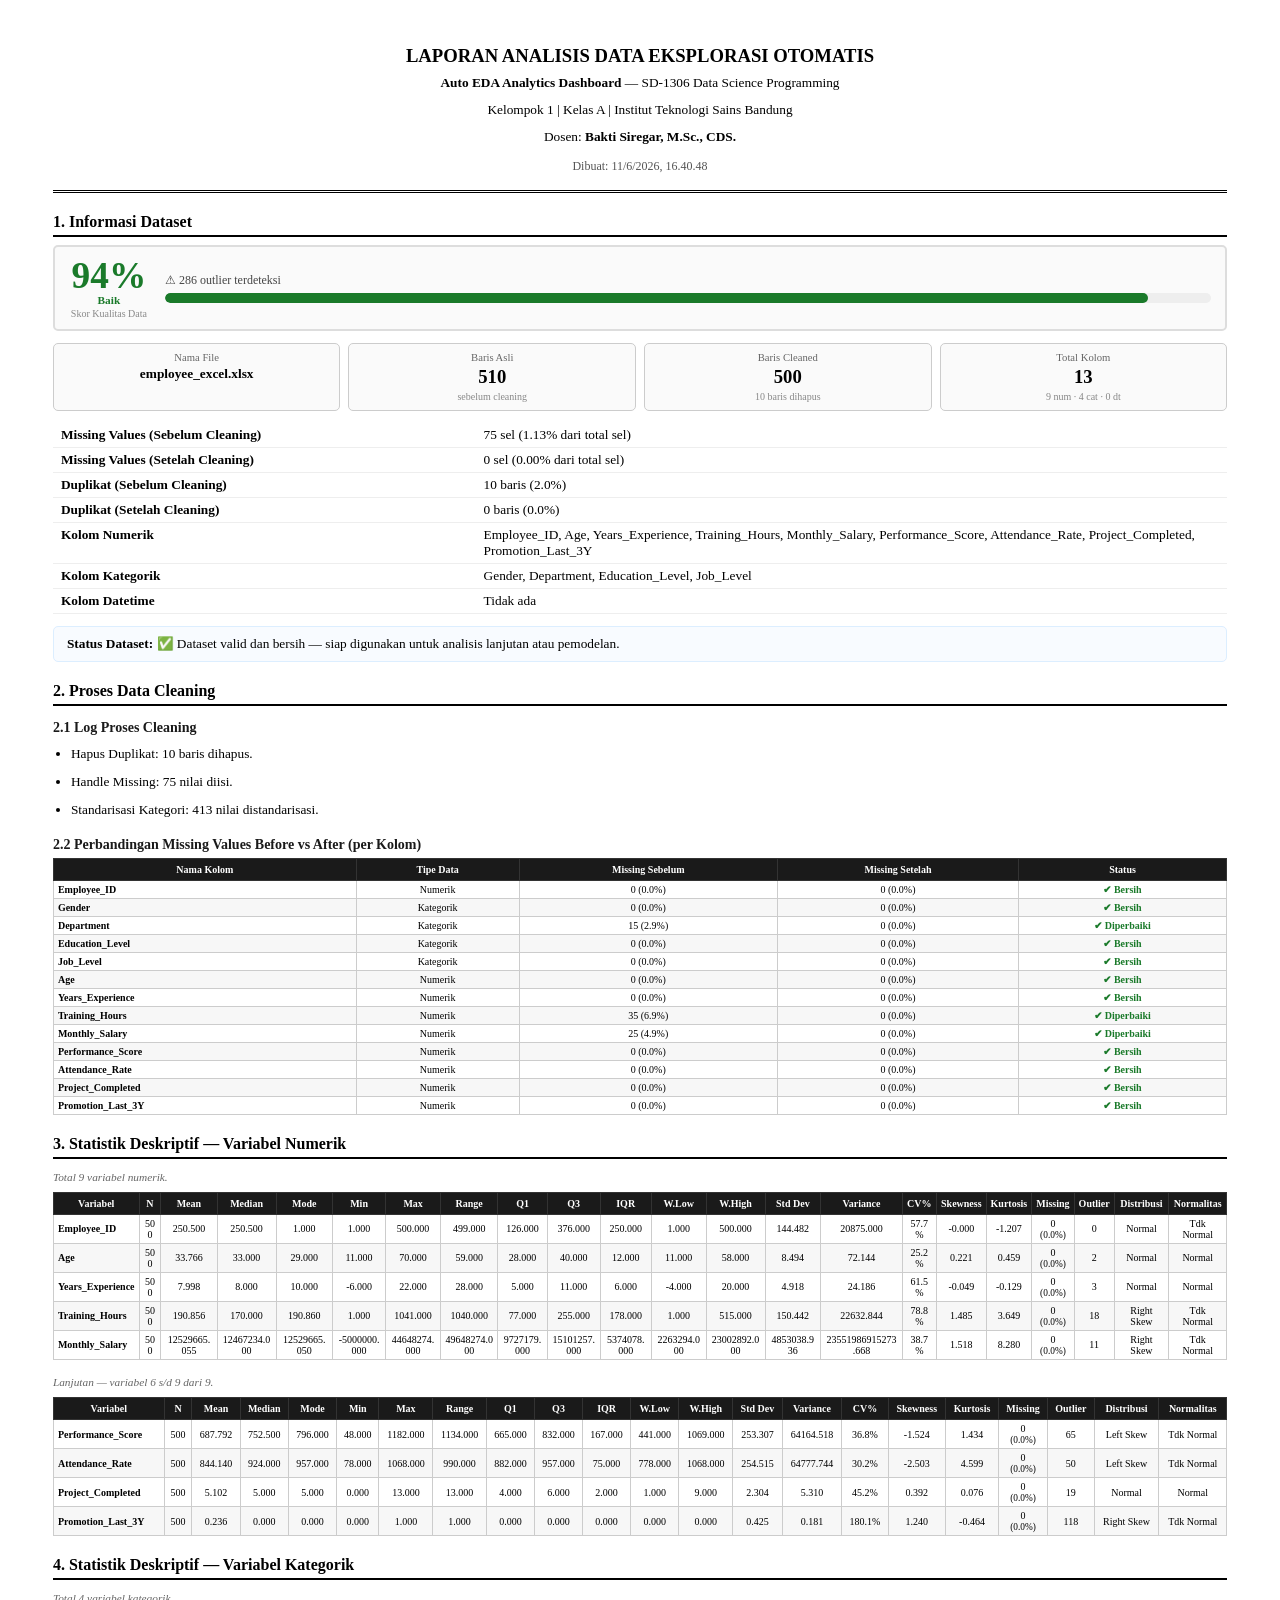
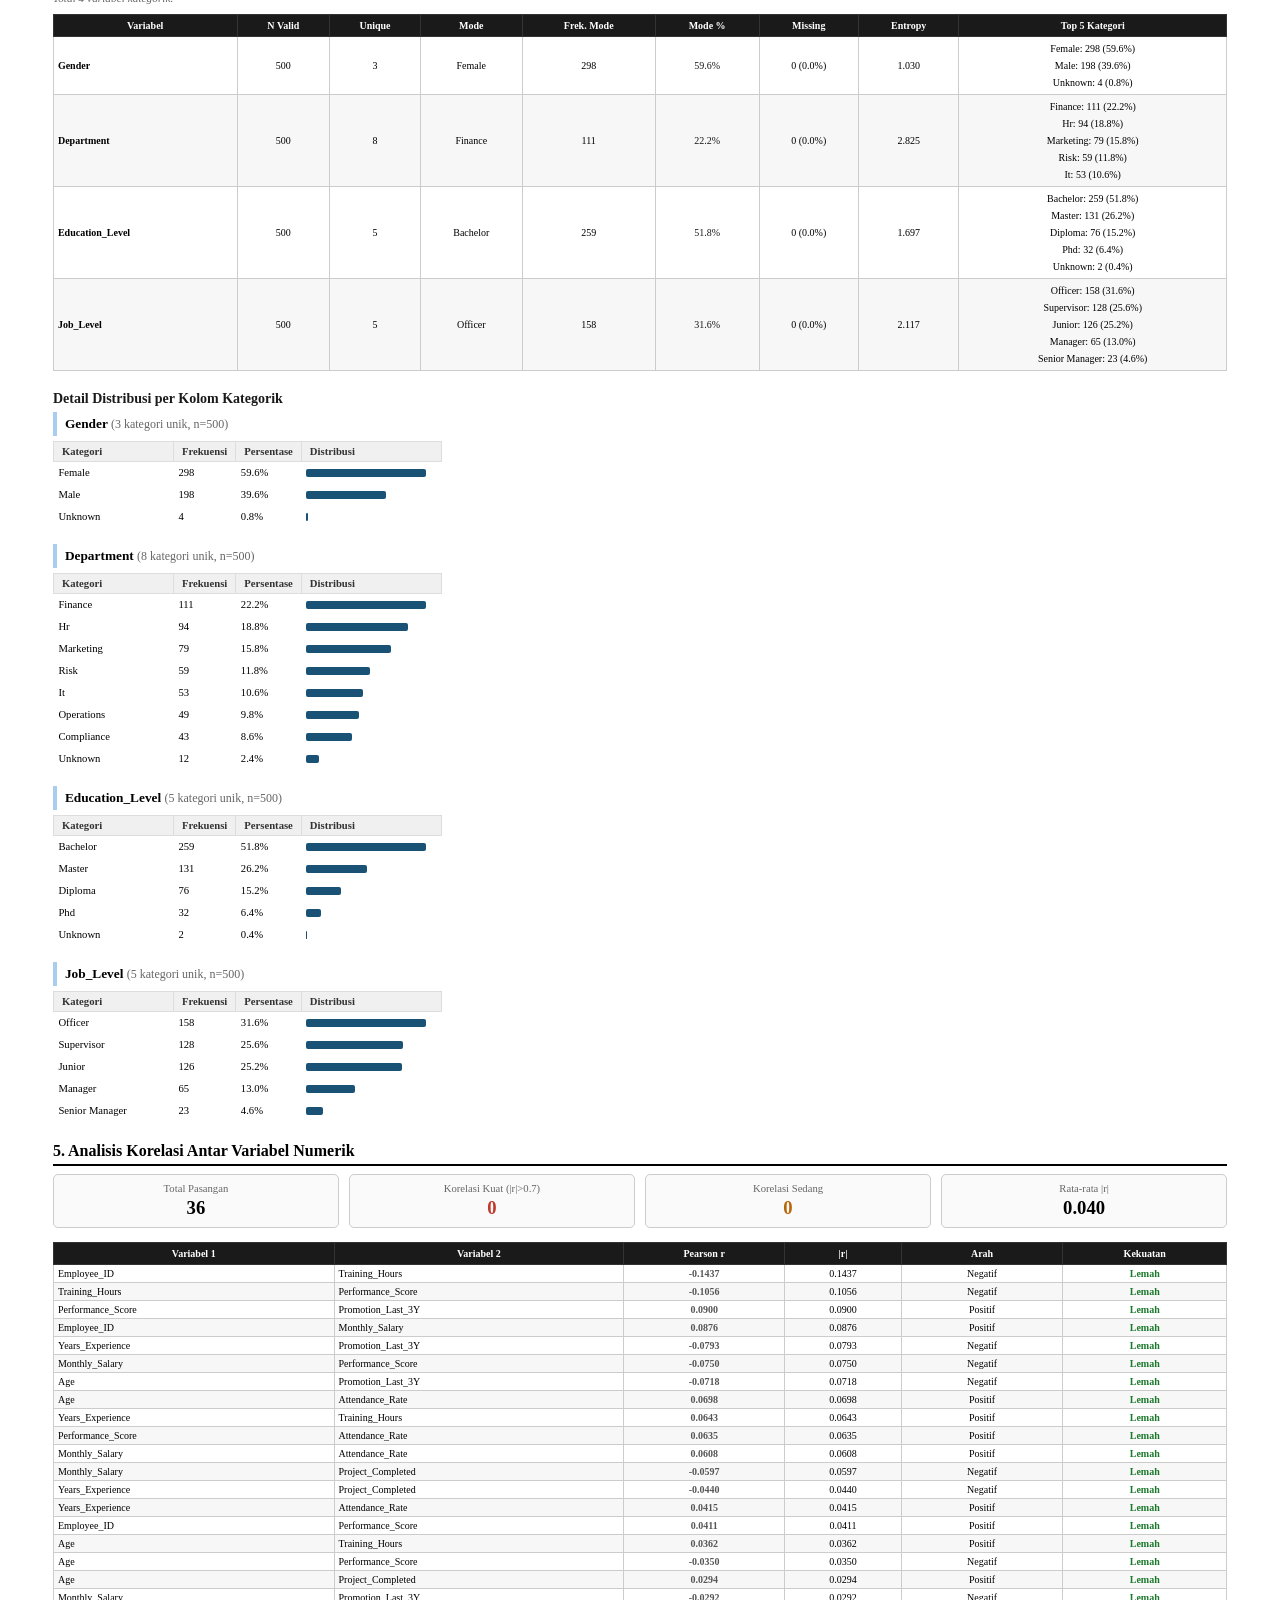
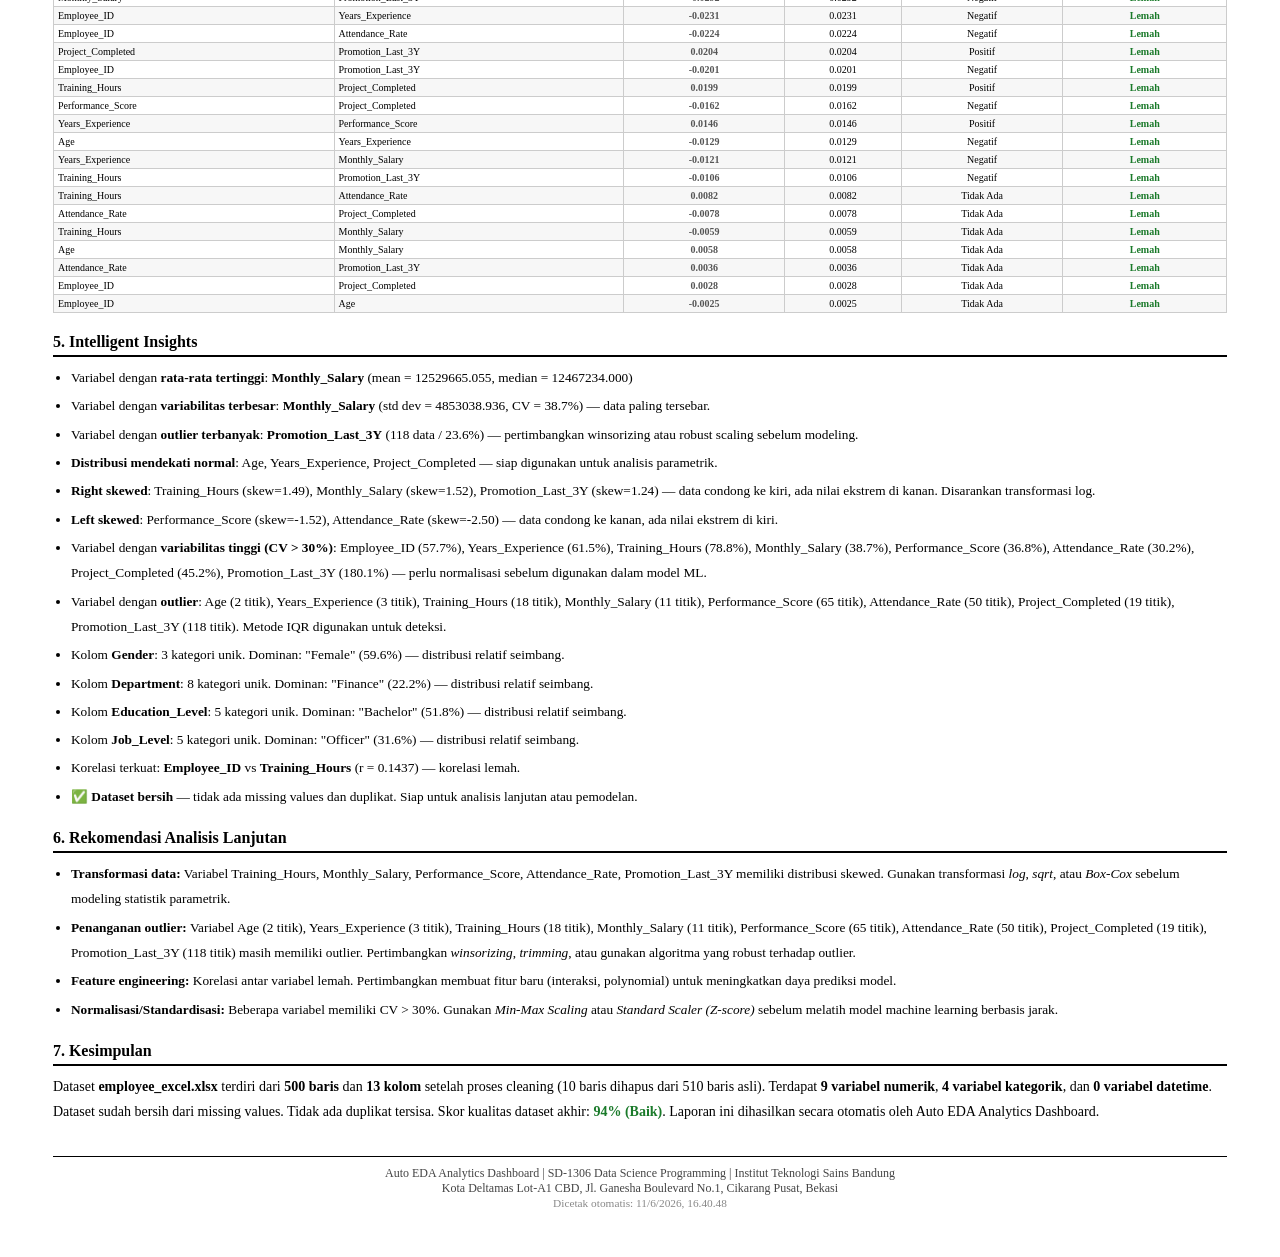
<file: data/processed/employee_excel_clean_report.html>
<!DOCTYPE html>
<html lang="id">
<head>
  <meta charset="UTF-8">
  <title>Laporan EDA — employee_excel.xlsx</title>
  <style>
    * { box-sizing: border-box; margin: 0; padding: 0; }
    body {
      font-family: "Times New Roman", serif;
      font-size: 10.5pt;
      color: #000;
      background: #fff;
      padding: 12mm 14mm;
    }
    h1 { font-size: 14pt; text-align: center; margin-bottom: 4px; }
    h2 {
      font-size: 12pt; margin: 20px 0 8px;
      border-bottom: 2px solid #000; padding-bottom: 4px;
      page-break-after: avoid;
    }
    h3 {
      font-size: 10.5pt; margin: 14px 0 5px;
      page-break-after: avoid; color: #1a1a1a;
    }
    p { line-height: 1.8; margin-top: 5px; font-size: 10.5pt; }
    .tbl-note { font-size: 8.5pt; color: #666; margin-bottom: 5px; font-style: italic; }

    .header {
      text-align: center; border-bottom: 3px double #000;
      padding-bottom: 12px; margin-bottom: 16px;
    }
    .header p { font-size: 10pt; margin-top: 3px; }

    .info-table { width: 100%; border-collapse: collapse; margin-bottom: 12px; }
    .info-table td { padding: 4px 8px; font-size: 10pt; vertical-align: top; border-bottom: 1px solid #eee; }
    .info-table td:first-child { font-weight: bold; width: 36%; white-space: nowrap; }

    .summary-grid {
      display: grid; grid-template-columns: repeat(4, 1fr);
      gap: 8px; margin-bottom: 12px;
    }
    .summary-box {
      border: 1px solid #ccc; border-radius: 5px;
      padding: 8px 10px; text-align: center; background: #fafafa;
    }
    .summary-box .label { font-size: 8pt; color: #666; margin-bottom: 3px; }
    .summary-box .value { font-size: 14pt; font-weight: 700; line-height: 1.2; }
    .summary-box .sub { font-size: 7.5pt; color: #888; margin-top: 2px; }

    .status-box {
      padding: 9px 13px; border-radius: 5px; margin-bottom: 10px;
      border: 1px solid #dceeff; background: #f8fbff; font-size: 10pt;
    }
    .quality-box {
      padding: 10px 14px; border-radius: 5px; margin-bottom: 12px;
      border: 2px solid #ddd; background: #fafafa;
      display: flex; align-items: center; gap: 16px;
    }

    table.data-tbl {
      width: 100%; border-collapse: collapse;
      margin-bottom: 12px; font-size: 7.5pt;
      table-layout: auto;
    }
    table.data-tbl th {
      background: #1a1a1a; color: #fff;
      padding: 5px 4px; text-align: center;
      font-size: 7.5pt; white-space: nowrap;
      border: 1px solid #333;
    }
    table.data-tbl td {
      border: 1px solid #ccc; padding: 3px 4px;
      text-align: center; vertical-align: middle;
      word-break: break-word;
    }
    table.data-tbl tr:nth-child(even) td { background: #f7f7f7; }
    table.data-tbl tr:hover td { background: #eef4ff; }

    ul { margin-left: 18px; line-height: 1.9; }
    li { margin-bottom: 3px; font-size: 10pt; }

    .footer {
      margin-top: 32px; border-top: 1px solid #000;
      padding-top: 9px; font-size: 9pt;
      text-align: center; color: #444;
    }
    .page-break { page-break-before: always; }
    .avoid-break { page-break-inside: avoid; }
    .section-note {
      font-size: 9pt; color: #555; background: #fffbe6;
      border-left: 3px solid #f5e642; padding: 6px 10px;
      margin-bottom: 10px; border-radius: 0 4px 4px 0;
    }

    @media print {
      body { padding: 0; }
      @page { margin: 12mm 12mm; size: A4 landscape; }
      .page-break { page-break-before: always; }
      .avoid-break { page-break-inside: avoid; }
      table.data-tbl { font-size: 7pt; }
      table.data-tbl th, table.data-tbl td { padding: 2px 3px; }
    }
  </style>
</head>
<body>

<!-- ══ HEADER ══════════════════════════════════════════════ -->
<div class="header">
  <h1>LAPORAN ANALISIS DATA EKSPLORASI OTOMATIS</h1>
  <p><strong>Auto EDA Analytics Dashboard</strong> — SD-1306 Data Science Programming</p>
  <p>Kelompok 1 | Kelas A | Institut Teknologi Sains Bandung</p>
  <p>Dosen: <strong>Bakti Siregar, M.Sc., CDS.</strong></p>
  <p style="margin-top:7px;font-size:9pt;color:#555;">Dibuat: 11/6/2026, 16.40.48</p>
</div>

<!-- ══ 1. INFORMASI DATASET ════════════════════════════════ -->
<h2>1. Informasi Dataset</h2>

<div class="quality-box avoid-break">
  <div style="text-align:center;min-width:80px;">
    <div style="font-size:28pt;font-weight:700;color:#1a7a2a;line-height:1;">94%</div>
    <div style="font-size:8.5pt;font-weight:700;color:#1a7a2a;">Baik</div>
    <div style="font-size:7.5pt;color:#888;margin-top:2px;">Skor Kualitas Data</div>
  </div>
  <div style="flex:1;">
    <div style="font-size:9pt;color:#444;margin-bottom:5px;">
      ⚠ 286 outlier terdeteksi
    </div>
    <div style="background:#eee;border-radius:10px;height:10px;width:100%;overflow:hidden;">
      <div style="background:#1a7a2a;height:100%;width:94%;border-radius:10px;"></div>
    </div>
  </div>
</div>

<div class="summary-grid avoid-break">
  <div class="summary-box">
    <div class="label">Nama File</div>
    <div class="value" style="font-size:10pt;word-break:break-all;">employee_excel.xlsx</div>
  </div>
  <div class="summary-box">
    <div class="label">Baris Asli</div>
    <div class="value">510</div>
    <div class="sub">sebelum cleaning</div>
  </div>
  <div class="summary-box">
    <div class="label">Baris Cleaned</div>
    <div class="value">500</div>
    <div class="sub">10 baris dihapus</div>
  </div>
  <div class="summary-box">
    <div class="label">Total Kolom</div>
    <div class="value">13</div>
    <div class="sub">9 num · 4 cat · 0 dt</div>
  </div>
</div>

<table class="info-table avoid-break">
  <tr><td>Missing Values (Sebelum Cleaning)</td><td>75 sel (1.13% dari total sel)</td></tr>
  <tr><td>Missing Values (Setelah Cleaning)</td><td>0 sel (0.00% dari total sel)</td></tr>
  <tr><td>Duplikat (Sebelum Cleaning)</td><td>10 baris (2.0%)</td></tr>
  <tr><td>Duplikat (Setelah Cleaning)</td><td>0 baris (0.0%)</td></tr>
  <tr><td>Kolom Numerik</td><td>Employee_ID, Age, Years_Experience, Training_Hours, Monthly_Salary, Performance_Score, Attendance_Rate, Project_Completed, Promotion_Last_3Y</td></tr>
  <tr><td>Kolom Kategorik</td><td>Gender, Department, Education_Level, Job_Level</td></tr>
  <tr><td>Kolom Datetime</td><td>Tidak ada</td></tr>
</table>

<div class="status-box avoid-break">
  <strong>Status Dataset:</strong>
  ✅ Dataset valid dan bersih — siap digunakan untuk analisis lanjutan atau pemodelan.
</div>

<!-- ══ 2. PROSES DATA CLEANING ═════════════════════════════ -->
<h2>2. Proses Data Cleaning</h2>
<div class="avoid-break">
  <h3>2.1 Log Proses Cleaning</h3>
  <ul><li>Hapus Duplikat: 10 baris dihapus.</li><li>Handle Missing: 75 nilai diisi.</li><li>Standarisasi Kategori: 413 nilai distandarisasi.</li></ul>

  <h3 style="margin-top:14px;">2.2 Perbandingan Missing Values Before vs After (per Kolom)</h3>
  <table class="data-tbl">
    <thead><tr>
      <th>Nama Kolom</th><th>Tipe Data</th>
      <th>Missing Sebelum</th><th>Missing Setelah</th><th>Status</th>
    </tr></thead>
    <tbody><tr>
      <td style="text-align:left;font-weight:600;">Employee_ID</td>
      <td>Numerik</td>
      <td>0 (0.0%)</td>
      <td>0 (0.0%)</td>
      <td style="color:#1a7a2a;font-weight:700;">✔ Bersih</td>
    </tr><tr>
      <td style="text-align:left;font-weight:600;">Gender</td>
      <td>Kategorik</td>
      <td>0 (0.0%)</td>
      <td>0 (0.0%)</td>
      <td style="color:#1a7a2a;font-weight:700;">✔ Bersih</td>
    </tr><tr>
      <td style="text-align:left;font-weight:600;">Department</td>
      <td>Kategorik</td>
      <td>15 (2.9%)</td>
      <td>0 (0.0%)</td>
      <td style="color:#1a7a2a;font-weight:700;">✔ Diperbaiki</td>
    </tr><tr>
      <td style="text-align:left;font-weight:600;">Education_Level</td>
      <td>Kategorik</td>
      <td>0 (0.0%)</td>
      <td>0 (0.0%)</td>
      <td style="color:#1a7a2a;font-weight:700;">✔ Bersih</td>
    </tr><tr>
      <td style="text-align:left;font-weight:600;">Job_Level</td>
      <td>Kategorik</td>
      <td>0 (0.0%)</td>
      <td>0 (0.0%)</td>
      <td style="color:#1a7a2a;font-weight:700;">✔ Bersih</td>
    </tr><tr>
      <td style="text-align:left;font-weight:600;">Age</td>
      <td>Numerik</td>
      <td>0 (0.0%)</td>
      <td>0 (0.0%)</td>
      <td style="color:#1a7a2a;font-weight:700;">✔ Bersih</td>
    </tr><tr>
      <td style="text-align:left;font-weight:600;">Years_Experience</td>
      <td>Numerik</td>
      <td>0 (0.0%)</td>
      <td>0 (0.0%)</td>
      <td style="color:#1a7a2a;font-weight:700;">✔ Bersih</td>
    </tr><tr>
      <td style="text-align:left;font-weight:600;">Training_Hours</td>
      <td>Numerik</td>
      <td>35 (6.9%)</td>
      <td>0 (0.0%)</td>
      <td style="color:#1a7a2a;font-weight:700;">✔ Diperbaiki</td>
    </tr><tr>
      <td style="text-align:left;font-weight:600;">Monthly_Salary</td>
      <td>Numerik</td>
      <td>25 (4.9%)</td>
      <td>0 (0.0%)</td>
      <td style="color:#1a7a2a;font-weight:700;">✔ Diperbaiki</td>
    </tr><tr>
      <td style="text-align:left;font-weight:600;">Performance_Score</td>
      <td>Numerik</td>
      <td>0 (0.0%)</td>
      <td>0 (0.0%)</td>
      <td style="color:#1a7a2a;font-weight:700;">✔ Bersih</td>
    </tr><tr>
      <td style="text-align:left;font-weight:600;">Attendance_Rate</td>
      <td>Numerik</td>
      <td>0 (0.0%)</td>
      <td>0 (0.0%)</td>
      <td style="color:#1a7a2a;font-weight:700;">✔ Bersih</td>
    </tr><tr>
      <td style="text-align:left;font-weight:600;">Project_Completed</td>
      <td>Numerik</td>
      <td>0 (0.0%)</td>
      <td>0 (0.0%)</td>
      <td style="color:#1a7a2a;font-weight:700;">✔ Bersih</td>
    </tr><tr>
      <td style="text-align:left;font-weight:600;">Promotion_Last_3Y</td>
      <td>Numerik</td>
      <td>0 (0.0%)</td>
      <td>0 (0.0%)</td>
      <td style="color:#1a7a2a;font-weight:700;">✔ Bersih</td>
    </tr></tbody>
  </table>
</div>

<!-- ══ 3. STATISTIK NUMERIK ════════════════════════════════ -->

<div class="page-break"></div>
<h2>3. Statistik Deskriptif — Variabel Numerik</h2>

      
      <p class="tbl-note">Total 9 variabel numerik.</p>
      <div class="avoid-break">
        <table class="data-tbl">
          <thead><tr>
            <th>Variabel</th><th>N</th><th>Mean</th><th>Median</th><th>Mode</th>
            <th>Min</th><th>Max</th><th>Range</th><th>Q1</th><th>Q3</th><th>IQR</th>
            <th>W.Low</th><th>W.High</th><th>Std Dev</th><th>Variance</th><th>CV%</th>
            <th>Skewness</th><th>Kurtosis</th><th>Missing</th><th>Outlier</th>
            <th>Distribusi</th><th>Normalitas</th>
          </tr></thead>
          <tbody><tr>
      <td style="text-align:left;font-weight:600;white-space:nowrap;">Employee_ID</td>
      <td>500</td>
      <td>250.500</td>
      <td>250.500</td>
      <td>1.000</td>
      <td>1.000</td>
      <td>500.000</td>
      <td>499.000</td>
      <td>126.000</td>
      <td>376.000</td>
      <td>250.000</td>
      <td>1.000</td>
      <td>500.000</td>
      <td>144.482</td>
      <td>20875.000</td>
      <td>57.7%</td>
      <td>-0.000</td>
      <td>-1.207</td>
      <td>0<br><span style="font-size:7pt;">(0.0%)</span></td>
      <td>0</td>
      <td>Normal</td>
      <td>Tdk Normal</td>
    </tr><tr>
      <td style="text-align:left;font-weight:600;white-space:nowrap;">Age</td>
      <td>500</td>
      <td>33.766</td>
      <td>33.000</td>
      <td>29.000</td>
      <td>11.000</td>
      <td>70.000</td>
      <td>59.000</td>
      <td>28.000</td>
      <td>40.000</td>
      <td>12.000</td>
      <td>11.000</td>
      <td>58.000</td>
      <td>8.494</td>
      <td>72.144</td>
      <td>25.2%</td>
      <td>0.221</td>
      <td>0.459</td>
      <td>0<br><span style="font-size:7pt;">(0.0%)</span></td>
      <td>2</td>
      <td>Normal</td>
      <td>Normal</td>
    </tr><tr>
      <td style="text-align:left;font-weight:600;white-space:nowrap;">Years_Experience</td>
      <td>500</td>
      <td>7.998</td>
      <td>8.000</td>
      <td>10.000</td>
      <td>-6.000</td>
      <td>22.000</td>
      <td>28.000</td>
      <td>5.000</td>
      <td>11.000</td>
      <td>6.000</td>
      <td>-4.000</td>
      <td>20.000</td>
      <td>4.918</td>
      <td>24.186</td>
      <td>61.5%</td>
      <td>-0.049</td>
      <td>-0.129</td>
      <td>0<br><span style="font-size:7pt;">(0.0%)</span></td>
      <td>3</td>
      <td>Normal</td>
      <td>Normal</td>
    </tr><tr>
      <td style="text-align:left;font-weight:600;white-space:nowrap;">Training_Hours</td>
      <td>500</td>
      <td>190.856</td>
      <td>170.000</td>
      <td>190.860</td>
      <td>1.000</td>
      <td>1041.000</td>
      <td>1040.000</td>
      <td>77.000</td>
      <td>255.000</td>
      <td>178.000</td>
      <td>1.000</td>
      <td>515.000</td>
      <td>150.442</td>
      <td>22632.844</td>
      <td>78.8%</td>
      <td>1.485</td>
      <td>3.649</td>
      <td>0<br><span style="font-size:7pt;">(0.0%)</span></td>
      <td>18</td>
      <td>Right Skew</td>
      <td>Tdk Normal</td>
    </tr><tr>
      <td style="text-align:left;font-weight:600;white-space:nowrap;">Monthly_Salary</td>
      <td>500</td>
      <td>12529665.055</td>
      <td>12467234.000</td>
      <td>12529665.050</td>
      <td>-5000000.000</td>
      <td>44648274.000</td>
      <td>49648274.000</td>
      <td>9727179.000</td>
      <td>15101257.000</td>
      <td>5374078.000</td>
      <td>2263294.000</td>
      <td>23002892.000</td>
      <td>4853038.936</td>
      <td>23551986915273.668</td>
      <td>38.7%</td>
      <td>1.518</td>
      <td>8.280</td>
      <td>0<br><span style="font-size:7pt;">(0.0%)</span></td>
      <td>11</td>
      <td>Right Skew</td>
      <td>Tdk Normal</td>
    </tr></tbody>
        </table>
      </div>
      <div class="page-break"></div>
      <p class="tbl-note">Lanjutan — variabel 6 s/d 9 dari 9.</p>
      <div class="avoid-break">
        <table class="data-tbl">
          <thead><tr>
            <th>Variabel</th><th>N</th><th>Mean</th><th>Median</th><th>Mode</th>
            <th>Min</th><th>Max</th><th>Range</th><th>Q1</th><th>Q3</th><th>IQR</th>
            <th>W.Low</th><th>W.High</th><th>Std Dev</th><th>Variance</th><th>CV%</th>
            <th>Skewness</th><th>Kurtosis</th><th>Missing</th><th>Outlier</th>
            <th>Distribusi</th><th>Normalitas</th>
          </tr></thead>
          <tbody><tr>
      <td style="text-align:left;font-weight:600;white-space:nowrap;">Performance_Score</td>
      <td>500</td>
      <td>687.792</td>
      <td>752.500</td>
      <td>796.000</td>
      <td>48.000</td>
      <td>1182.000</td>
      <td>1134.000</td>
      <td>665.000</td>
      <td>832.000</td>
      <td>167.000</td>
      <td>441.000</td>
      <td>1069.000</td>
      <td>253.307</td>
      <td>64164.518</td>
      <td>36.8%</td>
      <td>-1.524</td>
      <td>1.434</td>
      <td>0<br><span style="font-size:7pt;">(0.0%)</span></td>
      <td>65</td>
      <td>Left Skew</td>
      <td>Tdk Normal</td>
    </tr><tr>
      <td style="text-align:left;font-weight:600;white-space:nowrap;">Attendance_Rate</td>
      <td>500</td>
      <td>844.140</td>
      <td>924.000</td>
      <td>957.000</td>
      <td>78.000</td>
      <td>1068.000</td>
      <td>990.000</td>
      <td>882.000</td>
      <td>957.000</td>
      <td>75.000</td>
      <td>778.000</td>
      <td>1068.000</td>
      <td>254.515</td>
      <td>64777.744</td>
      <td>30.2%</td>
      <td>-2.503</td>
      <td>4.599</td>
      <td>0<br><span style="font-size:7pt;">(0.0%)</span></td>
      <td>50</td>
      <td>Left Skew</td>
      <td>Tdk Normal</td>
    </tr><tr>
      <td style="text-align:left;font-weight:600;white-space:nowrap;">Project_Completed</td>
      <td>500</td>
      <td>5.102</td>
      <td>5.000</td>
      <td>5.000</td>
      <td>0.000</td>
      <td>13.000</td>
      <td>13.000</td>
      <td>4.000</td>
      <td>6.000</td>
      <td>2.000</td>
      <td>1.000</td>
      <td>9.000</td>
      <td>2.304</td>
      <td>5.310</td>
      <td>45.2%</td>
      <td>0.392</td>
      <td>0.076</td>
      <td>0<br><span style="font-size:7pt;">(0.0%)</span></td>
      <td>19</td>
      <td>Normal</td>
      <td>Normal</td>
    </tr><tr>
      <td style="text-align:left;font-weight:600;white-space:nowrap;">Promotion_Last_3Y</td>
      <td>500</td>
      <td>0.236</td>
      <td>0.000</td>
      <td>0.000</td>
      <td>0.000</td>
      <td>1.000</td>
      <td>1.000</td>
      <td>0.000</td>
      <td>0.000</td>
      <td>0.000</td>
      <td>0.000</td>
      <td>0.000</td>
      <td>0.425</td>
      <td>0.181</td>
      <td>180.1%</td>
      <td>1.240</td>
      <td>-0.464</td>
      <td>0<br><span style="font-size:7pt;">(0.0%)</span></td>
      <td>118</td>
      <td>Right Skew</td>
      <td>Tdk Normal</td>
    </tr></tbody>
        </table>
      </div>


<!-- ══ 4. STATISTIK KATEGORIK ══════════════════════════════ -->

      <div class="page-break"></div>
      <h2>4. Statistik Deskriptif — Variabel Kategorik</h2>
      <p class="tbl-note">Total 4 variabel kategorik.</p>
      <div class="avoid-break">
        <table class="data-tbl">
          <thead><tr>
            <th>Variabel</th><th>N Valid</th><th>Unique</th><th>Mode</th>
            <th>Frek. Mode</th><th>Mode %</th><th>Missing</th>
            <th>Entropy</th><th>Top 5 Kategori</th>
          </tr></thead>
          <tbody><tr>
        <td style="text-align:left;font-weight:600;">Gender</td>
        <td>500</td>
        <td>3</td>
        <td>Female</td>
        <td>298</td>
        <td style="color:#1a1a1a;font-weight:400;">59.6%</td>
        <td>0 (0.0%)</td>
        <td>1.030</td>
        <td style="font-size:7.5pt;line-height:1.7;">Female: 298 (59.6%)<br>Male: 198 (39.6%)<br>Unknown: 4 (0.8%)</td>
      </tr><tr>
        <td style="text-align:left;font-weight:600;">Department</td>
        <td>500</td>
        <td>8</td>
        <td>Finance</td>
        <td>111</td>
        <td style="color:#1a1a1a;font-weight:400;">22.2%</td>
        <td>0 (0.0%)</td>
        <td>2.825</td>
        <td style="font-size:7.5pt;line-height:1.7;">Finance: 111 (22.2%)<br>Hr: 94 (18.8%)<br>Marketing: 79 (15.8%)<br>Risk: 59 (11.8%)<br>It: 53 (10.6%)</td>
      </tr><tr>
        <td style="text-align:left;font-weight:600;">Education_Level</td>
        <td>500</td>
        <td>5</td>
        <td>Bachelor</td>
        <td>259</td>
        <td style="color:#1a1a1a;font-weight:400;">51.8%</td>
        <td>0 (0.0%)</td>
        <td>1.697</td>
        <td style="font-size:7.5pt;line-height:1.7;">Bachelor: 259 (51.8%)<br>Master: 131 (26.2%)<br>Diploma: 76 (15.2%)<br>Phd: 32 (6.4%)<br>Unknown: 2 (0.4%)</td>
      </tr><tr>
        <td style="text-align:left;font-weight:600;">Job_Level</td>
        <td>500</td>
        <td>5</td>
        <td>Officer</td>
        <td>158</td>
        <td style="color:#1a1a1a;font-weight:400;">31.6%</td>
        <td>0 (0.0%)</td>
        <td>2.117</td>
        <td style="font-size:7.5pt;line-height:1.7;">Officer: 158 (31.6%)<br>Supervisor: 128 (25.6%)<br>Junior: 126 (25.2%)<br>Manager: 65 (13.0%)<br>Senior Manager: 23 (4.6%)</td>
      </tr></tbody>
        </table>
      </div>
      <h3 style="margin-top:20px;">Detail Distribusi per Kolom Kategorik</h3>
      
        <div class="avoid-break" style="margin-bottom:16px;">
          <p style="font-weight:700;font-size:10pt;margin-bottom:5px;border-left:4px solid #a8cdef;padding-left:8px;">Gender <span style="font-weight:400;font-size:9pt;color:#666;">(3 kategori unik, n=500)</span></p>
          <table style="width:auto;border-collapse:collapse;">
            <thead><tr>
              <th style="background:#f0f0f0;color:#333;padding:4px 8px;font-size:8pt;text-align:left;border:1px solid #ddd;min-width:120px;">Kategori</th>
              <th style="background:#f0f0f0;color:#333;padding:4px 8px;font-size:8pt;border:1px solid #ddd;">Frekuensi</th>
              <th style="background:#f0f0f0;color:#333;padding:4px 8px;font-size:8pt;border:1px solid #ddd;">Persentase</th>
              <th style="background:#f0f0f0;color:#333;padding:4px 8px;font-size:8pt;text-align:left;border:1px solid #ddd;min-width:140px;">Distribusi</th>
            </tr></thead>
            <tbody><tr>
          <td style="text-align:left;padding:3px 5px;font-size:8pt;">Female</td>
          <td style="padding:3px 5px;font-size:8pt;">298</td>
          <td style="padding:3px 5px;font-size:8pt;">59.6%</td>
          <td style="padding:3px 5px;">
            <div style="background:#1a5276;height:8px;width:120px;border-radius:2px;display:inline-block;"></div>
          </td>
        </tr><tr>
          <td style="text-align:left;padding:3px 5px;font-size:8pt;">Male</td>
          <td style="padding:3px 5px;font-size:8pt;">198</td>
          <td style="padding:3px 5px;font-size:8pt;">39.6%</td>
          <td style="padding:3px 5px;">
            <div style="background:#1a5276;height:8px;width:80px;border-radius:2px;display:inline-block;"></div>
          </td>
        </tr><tr>
          <td style="text-align:left;padding:3px 5px;font-size:8pt;">Unknown</td>
          <td style="padding:3px 5px;font-size:8pt;">4</td>
          <td style="padding:3px 5px;font-size:8pt;">0.8%</td>
          <td style="padding:3px 5px;">
            <div style="background:#1a5276;height:8px;width:2px;border-radius:2px;display:inline-block;"></div>
          </td>
        </tr></tbody>
          </table>
        </div>
        <div class="avoid-break" style="margin-bottom:16px;">
          <p style="font-weight:700;font-size:10pt;margin-bottom:5px;border-left:4px solid #a8cdef;padding-left:8px;">Department <span style="font-weight:400;font-size:9pt;color:#666;">(8 kategori unik, n=500)</span></p>
          <table style="width:auto;border-collapse:collapse;">
            <thead><tr>
              <th style="background:#f0f0f0;color:#333;padding:4px 8px;font-size:8pt;text-align:left;border:1px solid #ddd;min-width:120px;">Kategori</th>
              <th style="background:#f0f0f0;color:#333;padding:4px 8px;font-size:8pt;border:1px solid #ddd;">Frekuensi</th>
              <th style="background:#f0f0f0;color:#333;padding:4px 8px;font-size:8pt;border:1px solid #ddd;">Persentase</th>
              <th style="background:#f0f0f0;color:#333;padding:4px 8px;font-size:8pt;text-align:left;border:1px solid #ddd;min-width:140px;">Distribusi</th>
            </tr></thead>
            <tbody><tr>
          <td style="text-align:left;padding:3px 5px;font-size:8pt;">Finance</td>
          <td style="padding:3px 5px;font-size:8pt;">111</td>
          <td style="padding:3px 5px;font-size:8pt;">22.2%</td>
          <td style="padding:3px 5px;">
            <div style="background:#1a5276;height:8px;width:120px;border-radius:2px;display:inline-block;"></div>
          </td>
        </tr><tr>
          <td style="text-align:left;padding:3px 5px;font-size:8pt;">Hr</td>
          <td style="padding:3px 5px;font-size:8pt;">94</td>
          <td style="padding:3px 5px;font-size:8pt;">18.8%</td>
          <td style="padding:3px 5px;">
            <div style="background:#1a5276;height:8px;width:102px;border-radius:2px;display:inline-block;"></div>
          </td>
        </tr><tr>
          <td style="text-align:left;padding:3px 5px;font-size:8pt;">Marketing</td>
          <td style="padding:3px 5px;font-size:8pt;">79</td>
          <td style="padding:3px 5px;font-size:8pt;">15.8%</td>
          <td style="padding:3px 5px;">
            <div style="background:#1a5276;height:8px;width:85px;border-radius:2px;display:inline-block;"></div>
          </td>
        </tr><tr>
          <td style="text-align:left;padding:3px 5px;font-size:8pt;">Risk</td>
          <td style="padding:3px 5px;font-size:8pt;">59</td>
          <td style="padding:3px 5px;font-size:8pt;">11.8%</td>
          <td style="padding:3px 5px;">
            <div style="background:#1a5276;height:8px;width:64px;border-radius:2px;display:inline-block;"></div>
          </td>
        </tr><tr>
          <td style="text-align:left;padding:3px 5px;font-size:8pt;">It</td>
          <td style="padding:3px 5px;font-size:8pt;">53</td>
          <td style="padding:3px 5px;font-size:8pt;">10.6%</td>
          <td style="padding:3px 5px;">
            <div style="background:#1a5276;height:8px;width:57px;border-radius:2px;display:inline-block;"></div>
          </td>
        </tr><tr>
          <td style="text-align:left;padding:3px 5px;font-size:8pt;">Operations</td>
          <td style="padding:3px 5px;font-size:8pt;">49</td>
          <td style="padding:3px 5px;font-size:8pt;">9.8%</td>
          <td style="padding:3px 5px;">
            <div style="background:#1a5276;height:8px;width:53px;border-radius:2px;display:inline-block;"></div>
          </td>
        </tr><tr>
          <td style="text-align:left;padding:3px 5px;font-size:8pt;">Compliance</td>
          <td style="padding:3px 5px;font-size:8pt;">43</td>
          <td style="padding:3px 5px;font-size:8pt;">8.6%</td>
          <td style="padding:3px 5px;">
            <div style="background:#1a5276;height:8px;width:46px;border-radius:2px;display:inline-block;"></div>
          </td>
        </tr><tr>
          <td style="text-align:left;padding:3px 5px;font-size:8pt;">Unknown</td>
          <td style="padding:3px 5px;font-size:8pt;">12</td>
          <td style="padding:3px 5px;font-size:8pt;">2.4%</td>
          <td style="padding:3px 5px;">
            <div style="background:#1a5276;height:8px;width:13px;border-radius:2px;display:inline-block;"></div>
          </td>
        </tr></tbody>
          </table>
        </div>
        <div class="avoid-break" style="margin-bottom:16px;">
          <p style="font-weight:700;font-size:10pt;margin-bottom:5px;border-left:4px solid #a8cdef;padding-left:8px;">Education_Level <span style="font-weight:400;font-size:9pt;color:#666;">(5 kategori unik, n=500)</span></p>
          <table style="width:auto;border-collapse:collapse;">
            <thead><tr>
              <th style="background:#f0f0f0;color:#333;padding:4px 8px;font-size:8pt;text-align:left;border:1px solid #ddd;min-width:120px;">Kategori</th>
              <th style="background:#f0f0f0;color:#333;padding:4px 8px;font-size:8pt;border:1px solid #ddd;">Frekuensi</th>
              <th style="background:#f0f0f0;color:#333;padding:4px 8px;font-size:8pt;border:1px solid #ddd;">Persentase</th>
              <th style="background:#f0f0f0;color:#333;padding:4px 8px;font-size:8pt;text-align:left;border:1px solid #ddd;min-width:140px;">Distribusi</th>
            </tr></thead>
            <tbody><tr>
          <td style="text-align:left;padding:3px 5px;font-size:8pt;">Bachelor</td>
          <td style="padding:3px 5px;font-size:8pt;">259</td>
          <td style="padding:3px 5px;font-size:8pt;">51.8%</td>
          <td style="padding:3px 5px;">
            <div style="background:#1a5276;height:8px;width:120px;border-radius:2px;display:inline-block;"></div>
          </td>
        </tr><tr>
          <td style="text-align:left;padding:3px 5px;font-size:8pt;">Master</td>
          <td style="padding:3px 5px;font-size:8pt;">131</td>
          <td style="padding:3px 5px;font-size:8pt;">26.2%</td>
          <td style="padding:3px 5px;">
            <div style="background:#1a5276;height:8px;width:61px;border-radius:2px;display:inline-block;"></div>
          </td>
        </tr><tr>
          <td style="text-align:left;padding:3px 5px;font-size:8pt;">Diploma</td>
          <td style="padding:3px 5px;font-size:8pt;">76</td>
          <td style="padding:3px 5px;font-size:8pt;">15.2%</td>
          <td style="padding:3px 5px;">
            <div style="background:#1a5276;height:8px;width:35px;border-radius:2px;display:inline-block;"></div>
          </td>
        </tr><tr>
          <td style="text-align:left;padding:3px 5px;font-size:8pt;">Phd</td>
          <td style="padding:3px 5px;font-size:8pt;">32</td>
          <td style="padding:3px 5px;font-size:8pt;">6.4%</td>
          <td style="padding:3px 5px;">
            <div style="background:#1a5276;height:8px;width:15px;border-radius:2px;display:inline-block;"></div>
          </td>
        </tr><tr>
          <td style="text-align:left;padding:3px 5px;font-size:8pt;">Unknown</td>
          <td style="padding:3px 5px;font-size:8pt;">2</td>
          <td style="padding:3px 5px;font-size:8pt;">0.4%</td>
          <td style="padding:3px 5px;">
            <div style="background:#1a5276;height:8px;width:1px;border-radius:2px;display:inline-block;"></div>
          </td>
        </tr></tbody>
          </table>
        </div>
        <div class="avoid-break" style="margin-bottom:16px;">
          <p style="font-weight:700;font-size:10pt;margin-bottom:5px;border-left:4px solid #a8cdef;padding-left:8px;">Job_Level <span style="font-weight:400;font-size:9pt;color:#666;">(5 kategori unik, n=500)</span></p>
          <table style="width:auto;border-collapse:collapse;">
            <thead><tr>
              <th style="background:#f0f0f0;color:#333;padding:4px 8px;font-size:8pt;text-align:left;border:1px solid #ddd;min-width:120px;">Kategori</th>
              <th style="background:#f0f0f0;color:#333;padding:4px 8px;font-size:8pt;border:1px solid #ddd;">Frekuensi</th>
              <th style="background:#f0f0f0;color:#333;padding:4px 8px;font-size:8pt;border:1px solid #ddd;">Persentase</th>
              <th style="background:#f0f0f0;color:#333;padding:4px 8px;font-size:8pt;text-align:left;border:1px solid #ddd;min-width:140px;">Distribusi</th>
            </tr></thead>
            <tbody><tr>
          <td style="text-align:left;padding:3px 5px;font-size:8pt;">Officer</td>
          <td style="padding:3px 5px;font-size:8pt;">158</td>
          <td style="padding:3px 5px;font-size:8pt;">31.6%</td>
          <td style="padding:3px 5px;">
            <div style="background:#1a5276;height:8px;width:120px;border-radius:2px;display:inline-block;"></div>
          </td>
        </tr><tr>
          <td style="text-align:left;padding:3px 5px;font-size:8pt;">Supervisor</td>
          <td style="padding:3px 5px;font-size:8pt;">128</td>
          <td style="padding:3px 5px;font-size:8pt;">25.6%</td>
          <td style="padding:3px 5px;">
            <div style="background:#1a5276;height:8px;width:97px;border-radius:2px;display:inline-block;"></div>
          </td>
        </tr><tr>
          <td style="text-align:left;padding:3px 5px;font-size:8pt;">Junior</td>
          <td style="padding:3px 5px;font-size:8pt;">126</td>
          <td style="padding:3px 5px;font-size:8pt;">25.2%</td>
          <td style="padding:3px 5px;">
            <div style="background:#1a5276;height:8px;width:96px;border-radius:2px;display:inline-block;"></div>
          </td>
        </tr><tr>
          <td style="text-align:left;padding:3px 5px;font-size:8pt;">Manager</td>
          <td style="padding:3px 5px;font-size:8pt;">65</td>
          <td style="padding:3px 5px;font-size:8pt;">13.0%</td>
          <td style="padding:3px 5px;">
            <div style="background:#1a5276;height:8px;width:49px;border-radius:2px;display:inline-block;"></div>
          </td>
        </tr><tr>
          <td style="text-align:left;padding:3px 5px;font-size:8pt;">Senior Manager</td>
          <td style="padding:3px 5px;font-size:8pt;">23</td>
          <td style="padding:3px 5px;font-size:8pt;">4.6%</td>
          <td style="padding:3px 5px;">
            <div style="background:#1a5276;height:8px;width:17px;border-radius:2px;display:inline-block;"></div>
          </td>
        </tr></tbody>
          </table>
        </div>

<!-- ══ 5. KORELASI ═════════════════════════════════════════ -->

      <div class="page-break"></div>
      <h2>5. Analisis Korelasi Antar Variabel Numerik</h2>
      <div class="avoid-break" style="display:grid;grid-template-columns:repeat(4,1fr);gap:10px;margin-bottom:14px;">
        <div class="summary-box"><div class="label">Total Pasangan</div><div class="value">36</div></div>
        <div class="summary-box"><div class="label">Korelasi Kuat (|r|>0.7)</div><div class="value" style="color:#c0392b;">0</div></div>
        <div class="summary-box"><div class="label">Korelasi Sedang</div><div class="value" style="color:#b8660a;">0</div></div>
        <div class="summary-box"><div class="label">Rata-rata |r|</div><div class="value">0.040</div></div>
      </div>
      <div class="avoid-break">
        <table class="data-tbl">
          <thead><tr>
            <th>Variabel 1</th><th>Variabel 2</th>
            <th>Pearson r</th><th>|r|</th><th>Arah</th><th>Kekuatan</th>
          </tr></thead>
          <tbody><tr>
      <td style="text-align:left;">Employee_ID</td>
      <td style="text-align:left;">Training_Hours</td>
      <td style="font-weight:700;color:#555;">-0.1437</td>
      <td>0.1437</td>
      <td>Negatif</td>
      <td style="font-weight:600;color:#1a7a2a">Lemah</td>
    </tr><tr>
      <td style="text-align:left;">Training_Hours</td>
      <td style="text-align:left;">Performance_Score</td>
      <td style="font-weight:700;color:#555;">-0.1056</td>
      <td>0.1056</td>
      <td>Negatif</td>
      <td style="font-weight:600;color:#1a7a2a">Lemah</td>
    </tr><tr>
      <td style="text-align:left;">Performance_Score</td>
      <td style="text-align:left;">Promotion_Last_3Y</td>
      <td style="font-weight:700;color:#555;">0.0900</td>
      <td>0.0900</td>
      <td>Positif</td>
      <td style="font-weight:600;color:#1a7a2a">Lemah</td>
    </tr><tr>
      <td style="text-align:left;">Employee_ID</td>
      <td style="text-align:left;">Monthly_Salary</td>
      <td style="font-weight:700;color:#555;">0.0876</td>
      <td>0.0876</td>
      <td>Positif</td>
      <td style="font-weight:600;color:#1a7a2a">Lemah</td>
    </tr><tr>
      <td style="text-align:left;">Years_Experience</td>
      <td style="text-align:left;">Promotion_Last_3Y</td>
      <td style="font-weight:700;color:#555;">-0.0793</td>
      <td>0.0793</td>
      <td>Negatif</td>
      <td style="font-weight:600;color:#1a7a2a">Lemah</td>
    </tr><tr>
      <td style="text-align:left;">Monthly_Salary</td>
      <td style="text-align:left;">Performance_Score</td>
      <td style="font-weight:700;color:#555;">-0.0750</td>
      <td>0.0750</td>
      <td>Negatif</td>
      <td style="font-weight:600;color:#1a7a2a">Lemah</td>
    </tr><tr>
      <td style="text-align:left;">Age</td>
      <td style="text-align:left;">Promotion_Last_3Y</td>
      <td style="font-weight:700;color:#555;">-0.0718</td>
      <td>0.0718</td>
      <td>Negatif</td>
      <td style="font-weight:600;color:#1a7a2a">Lemah</td>
    </tr><tr>
      <td style="text-align:left;">Age</td>
      <td style="text-align:left;">Attendance_Rate</td>
      <td style="font-weight:700;color:#555;">0.0698</td>
      <td>0.0698</td>
      <td>Positif</td>
      <td style="font-weight:600;color:#1a7a2a">Lemah</td>
    </tr><tr>
      <td style="text-align:left;">Years_Experience</td>
      <td style="text-align:left;">Training_Hours</td>
      <td style="font-weight:700;color:#555;">0.0643</td>
      <td>0.0643</td>
      <td>Positif</td>
      <td style="font-weight:600;color:#1a7a2a">Lemah</td>
    </tr><tr>
      <td style="text-align:left;">Performance_Score</td>
      <td style="text-align:left;">Attendance_Rate</td>
      <td style="font-weight:700;color:#555;">0.0635</td>
      <td>0.0635</td>
      <td>Positif</td>
      <td style="font-weight:600;color:#1a7a2a">Lemah</td>
    </tr><tr>
      <td style="text-align:left;">Monthly_Salary</td>
      <td style="text-align:left;">Attendance_Rate</td>
      <td style="font-weight:700;color:#555;">0.0608</td>
      <td>0.0608</td>
      <td>Positif</td>
      <td style="font-weight:600;color:#1a7a2a">Lemah</td>
    </tr><tr>
      <td style="text-align:left;">Monthly_Salary</td>
      <td style="text-align:left;">Project_Completed</td>
      <td style="font-weight:700;color:#555;">-0.0597</td>
      <td>0.0597</td>
      <td>Negatif</td>
      <td style="font-weight:600;color:#1a7a2a">Lemah</td>
    </tr><tr>
      <td style="text-align:left;">Years_Experience</td>
      <td style="text-align:left;">Project_Completed</td>
      <td style="font-weight:700;color:#555;">-0.0440</td>
      <td>0.0440</td>
      <td>Negatif</td>
      <td style="font-weight:600;color:#1a7a2a">Lemah</td>
    </tr><tr>
      <td style="text-align:left;">Years_Experience</td>
      <td style="text-align:left;">Attendance_Rate</td>
      <td style="font-weight:700;color:#555;">0.0415</td>
      <td>0.0415</td>
      <td>Positif</td>
      <td style="font-weight:600;color:#1a7a2a">Lemah</td>
    </tr><tr>
      <td style="text-align:left;">Employee_ID</td>
      <td style="text-align:left;">Performance_Score</td>
      <td style="font-weight:700;color:#555;">0.0411</td>
      <td>0.0411</td>
      <td>Positif</td>
      <td style="font-weight:600;color:#1a7a2a">Lemah</td>
    </tr><tr>
      <td style="text-align:left;">Age</td>
      <td style="text-align:left;">Training_Hours</td>
      <td style="font-weight:700;color:#555;">0.0362</td>
      <td>0.0362</td>
      <td>Positif</td>
      <td style="font-weight:600;color:#1a7a2a">Lemah</td>
    </tr><tr>
      <td style="text-align:left;">Age</td>
      <td style="text-align:left;">Performance_Score</td>
      <td style="font-weight:700;color:#555;">-0.0350</td>
      <td>0.0350</td>
      <td>Negatif</td>
      <td style="font-weight:600;color:#1a7a2a">Lemah</td>
    </tr><tr>
      <td style="text-align:left;">Age</td>
      <td style="text-align:left;">Project_Completed</td>
      <td style="font-weight:700;color:#555;">0.0294</td>
      <td>0.0294</td>
      <td>Positif</td>
      <td style="font-weight:600;color:#1a7a2a">Lemah</td>
    </tr><tr>
      <td style="text-align:left;">Monthly_Salary</td>
      <td style="text-align:left;">Promotion_Last_3Y</td>
      <td style="font-weight:700;color:#555;">-0.0292</td>
      <td>0.0292</td>
      <td>Negatif</td>
      <td style="font-weight:600;color:#1a7a2a">Lemah</td>
    </tr><tr>
      <td style="text-align:left;">Employee_ID</td>
      <td style="text-align:left;">Years_Experience</td>
      <td style="font-weight:700;color:#555;">-0.0231</td>
      <td>0.0231</td>
      <td>Negatif</td>
      <td style="font-weight:600;color:#1a7a2a">Lemah</td>
    </tr><tr>
      <td style="text-align:left;">Employee_ID</td>
      <td style="text-align:left;">Attendance_Rate</td>
      <td style="font-weight:700;color:#555;">-0.0224</td>
      <td>0.0224</td>
      <td>Negatif</td>
      <td style="font-weight:600;color:#1a7a2a">Lemah</td>
    </tr><tr>
      <td style="text-align:left;">Project_Completed</td>
      <td style="text-align:left;">Promotion_Last_3Y</td>
      <td style="font-weight:700;color:#555;">0.0204</td>
      <td>0.0204</td>
      <td>Positif</td>
      <td style="font-weight:600;color:#1a7a2a">Lemah</td>
    </tr><tr>
      <td style="text-align:left;">Employee_ID</td>
      <td style="text-align:left;">Promotion_Last_3Y</td>
      <td style="font-weight:700;color:#555;">-0.0201</td>
      <td>0.0201</td>
      <td>Negatif</td>
      <td style="font-weight:600;color:#1a7a2a">Lemah</td>
    </tr><tr>
      <td style="text-align:left;">Training_Hours</td>
      <td style="text-align:left;">Project_Completed</td>
      <td style="font-weight:700;color:#555;">0.0199</td>
      <td>0.0199</td>
      <td>Positif</td>
      <td style="font-weight:600;color:#1a7a2a">Lemah</td>
    </tr><tr>
      <td style="text-align:left;">Performance_Score</td>
      <td style="text-align:left;">Project_Completed</td>
      <td style="font-weight:700;color:#555;">-0.0162</td>
      <td>0.0162</td>
      <td>Negatif</td>
      <td style="font-weight:600;color:#1a7a2a">Lemah</td>
    </tr><tr>
      <td style="text-align:left;">Years_Experience</td>
      <td style="text-align:left;">Performance_Score</td>
      <td style="font-weight:700;color:#555;">0.0146</td>
      <td>0.0146</td>
      <td>Positif</td>
      <td style="font-weight:600;color:#1a7a2a">Lemah</td>
    </tr><tr>
      <td style="text-align:left;">Age</td>
      <td style="text-align:left;">Years_Experience</td>
      <td style="font-weight:700;color:#555;">-0.0129</td>
      <td>0.0129</td>
      <td>Negatif</td>
      <td style="font-weight:600;color:#1a7a2a">Lemah</td>
    </tr><tr>
      <td style="text-align:left;">Years_Experience</td>
      <td style="text-align:left;">Monthly_Salary</td>
      <td style="font-weight:700;color:#555;">-0.0121</td>
      <td>0.0121</td>
      <td>Negatif</td>
      <td style="font-weight:600;color:#1a7a2a">Lemah</td>
    </tr><tr>
      <td style="text-align:left;">Training_Hours</td>
      <td style="text-align:left;">Promotion_Last_3Y</td>
      <td style="font-weight:700;color:#555;">-0.0106</td>
      <td>0.0106</td>
      <td>Negatif</td>
      <td style="font-weight:600;color:#1a7a2a">Lemah</td>
    </tr><tr>
      <td style="text-align:left;">Training_Hours</td>
      <td style="text-align:left;">Attendance_Rate</td>
      <td style="font-weight:700;color:#555;">0.0082</td>
      <td>0.0082</td>
      <td>Tidak Ada</td>
      <td style="font-weight:600;color:#1a7a2a">Lemah</td>
    </tr><tr>
      <td style="text-align:left;">Attendance_Rate</td>
      <td style="text-align:left;">Project_Completed</td>
      <td style="font-weight:700;color:#555;">-0.0078</td>
      <td>0.0078</td>
      <td>Tidak Ada</td>
      <td style="font-weight:600;color:#1a7a2a">Lemah</td>
    </tr><tr>
      <td style="text-align:left;">Training_Hours</td>
      <td style="text-align:left;">Monthly_Salary</td>
      <td style="font-weight:700;color:#555;">-0.0059</td>
      <td>0.0059</td>
      <td>Tidak Ada</td>
      <td style="font-weight:600;color:#1a7a2a">Lemah</td>
    </tr><tr>
      <td style="text-align:left;">Age</td>
      <td style="text-align:left;">Monthly_Salary</td>
      <td style="font-weight:700;color:#555;">0.0058</td>
      <td>0.0058</td>
      <td>Tidak Ada</td>
      <td style="font-weight:600;color:#1a7a2a">Lemah</td>
    </tr><tr>
      <td style="text-align:left;">Attendance_Rate</td>
      <td style="text-align:left;">Promotion_Last_3Y</td>
      <td style="font-weight:700;color:#555;">0.0036</td>
      <td>0.0036</td>
      <td>Tidak Ada</td>
      <td style="font-weight:600;color:#1a7a2a">Lemah</td>
    </tr><tr>
      <td style="text-align:left;">Employee_ID</td>
      <td style="text-align:left;">Project_Completed</td>
      <td style="font-weight:700;color:#555;">0.0028</td>
      <td>0.0028</td>
      <td>Tidak Ada</td>
      <td style="font-weight:600;color:#1a7a2a">Lemah</td>
    </tr><tr>
      <td style="text-align:left;">Employee_ID</td>
      <td style="text-align:left;">Age</td>
      <td style="font-weight:700;color:#555;">-0.0025</td>
      <td>0.0025</td>
      <td>Tidak Ada</td>
      <td style="font-weight:600;color:#1a7a2a">Lemah</td>
    </tr></tbody>
        </table>
      </div>
      

<!-- ══ TIME SERIES ════════════════════════════════════════ -->


<!-- ══ INTELLIGENT INSIGHTS ═══════════════════════════════ -->
<div class="page-break"></div>
<h2>5. Intelligent Insights</h2>
<ul class="avoid-break"><li>Variabel dengan <strong>rata-rata tertinggi</strong>: <strong>Monthly_Salary</strong> (mean = 12529665.055, median = 12467234.000)</li><li>Variabel dengan <strong>variabilitas terbesar</strong>: <strong>Monthly_Salary</strong> (std dev = 4853038.936, CV = 38.7%) — data paling tersebar.</li><li>Variabel dengan <strong>outlier terbanyak</strong>: <strong>Promotion_Last_3Y</strong> (118 data / 23.6%) — pertimbangkan winsorizing atau robust scaling sebelum modeling.</li><li><strong>Distribusi mendekati normal</strong>: Age, Years_Experience, Project_Completed — siap digunakan untuk analisis parametrik.</li><li><strong>Right skewed</strong>: Training_Hours (skew=1.49), Monthly_Salary (skew=1.52), Promotion_Last_3Y (skew=1.24) — data condong ke kiri, ada nilai ekstrem di kanan. Disarankan transformasi log.</li><li><strong>Left skewed</strong>: Performance_Score (skew=-1.52), Attendance_Rate (skew=-2.50) — data condong ke kanan, ada nilai ekstrem di kiri.</li><li>Variabel dengan <strong>variabilitas tinggi (CV > 30%)</strong>: Employee_ID (57.7%), Years_Experience (61.5%), Training_Hours (78.8%), Monthly_Salary (38.7%), Performance_Score (36.8%), Attendance_Rate (30.2%), Project_Completed (45.2%), Promotion_Last_3Y (180.1%) — perlu normalisasi sebelum digunakan dalam model ML.</li><li>Variabel dengan <strong>outlier</strong>: Age (2 titik), Years_Experience (3 titik), Training_Hours (18 titik), Monthly_Salary (11 titik), Performance_Score (65 titik), Attendance_Rate (50 titik), Project_Completed (19 titik), Promotion_Last_3Y (118 titik). Metode IQR digunakan untuk deteksi.</li><li>Kolom <strong>Gender</strong>: 3 kategori unik. Dominan: "Female" (59.6%) — distribusi relatif seimbang.</li><li>Kolom <strong>Department</strong>: 8 kategori unik. Dominan: "Finance" (22.2%) — distribusi relatif seimbang.</li><li>Kolom <strong>Education_Level</strong>: 5 kategori unik. Dominan: "Bachelor" (51.8%) — distribusi relatif seimbang.</li><li>Kolom <strong>Job_Level</strong>: 5 kategori unik. Dominan: "Officer" (31.6%) — distribusi relatif seimbang.</li><li>Korelasi terkuat: <strong>Employee_ID</strong> vs <strong>Training_Hours</strong> (r = 0.1437) — korelasi lemah.</li><li>✅ <strong>Dataset bersih</strong> — tidak ada missing values dan duplikat. Siap untuk analisis lanjutan atau pemodelan.</li></ul>

<!-- ══ REKOMENDASI ═════════════════════════════════════════ -->
<h2 style="margin-top:20px;">6. Rekomendasi Analisis Lanjutan</h2>
<ul class="avoid-break"><li><strong>Transformasi data:</strong> Variabel Training_Hours, Monthly_Salary, Performance_Score, Attendance_Rate, Promotion_Last_3Y memiliki distribusi skewed. Gunakan transformasi <em>log</em>, <em>sqrt</em>, atau <em>Box-Cox</em> sebelum modeling statistik parametrik.</li><li><strong>Penanganan outlier:</strong> Variabel Age (2 titik), Years_Experience (3 titik), Training_Hours (18 titik), Monthly_Salary (11 titik), Performance_Score (65 titik), Attendance_Rate (50 titik), Project_Completed (19 titik), Promotion_Last_3Y (118 titik) masih memiliki outlier. Pertimbangkan <em>winsorizing</em>, <em>trimming</em>, atau gunakan algoritma yang robust terhadap outlier.</li><li><strong>Feature engineering:</strong> Korelasi antar variabel lemah. Pertimbangkan membuat fitur baru (interaksi, polynomial) untuk meningkatkan daya prediksi model.</li><li><strong>Normalisasi/Standardisasi:</strong> Beberapa variabel memiliki CV > 30%. Gunakan <em>Min-Max Scaling</em> atau <em>Standard Scaler (Z-score)</em> sebelum melatih model machine learning berbasis jarak.</li></ul>

<!-- ══ KESIMPULAN ══════════════════════════════════════════ -->
<h2 style="margin-top:20px;">7. Kesimpulan</h2>
<p class="avoid-break">
  Dataset <strong>employee_excel.xlsx</strong> terdiri dari
  <strong>500 baris</strong> dan
  <strong>13 kolom</strong> setelah proses cleaning
  (10 baris dihapus dari 510 baris asli).
  Terdapat <strong>9 variabel numerik</strong>,
  <strong>4 variabel kategorik</strong>,
  dan <strong>0 variabel datetime</strong>.
  Dataset sudah bersih dari missing values.
   Tidak ada duplikat tersisa.
  Skor kualitas dataset akhir: <strong style="color:#1a7a2a;">94% (Baik)</strong>.
  Laporan ini dihasilkan secara otomatis oleh Auto EDA Analytics Dashboard.
</p>

<div class="footer">
  Auto EDA Analytics Dashboard | SD-1306 Data Science Programming | Institut Teknologi Sains Bandung<br>
  Kota Deltamas Lot-A1 CBD, Jl. Ganesha Boulevard No.1, Cikarang Pusat, Bekasi<br>
  <span style="font-size:8.5pt;color:#888;">Dicetak otomatis: 11/6/2026, 16.40.48</span>
</div>

<script>window.onload = () => window.print();</script>
</body>
</html>
</file>
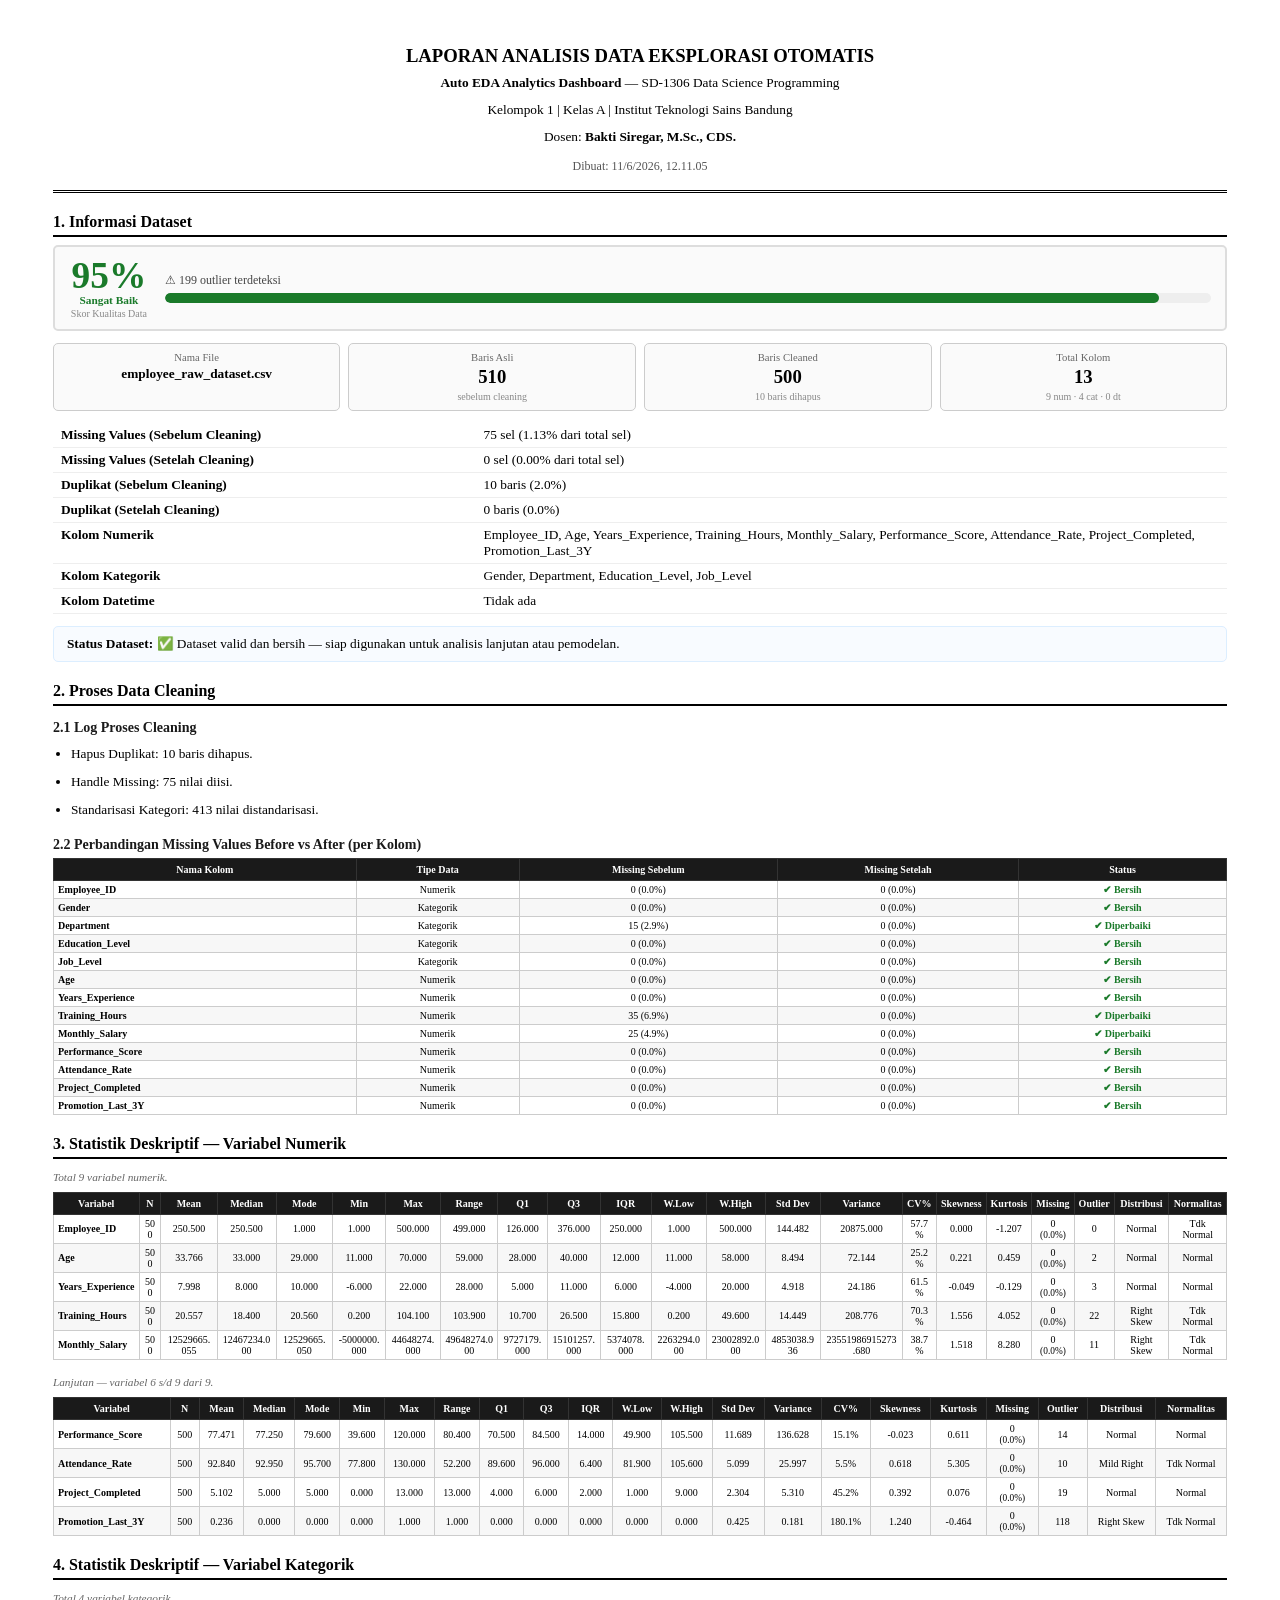
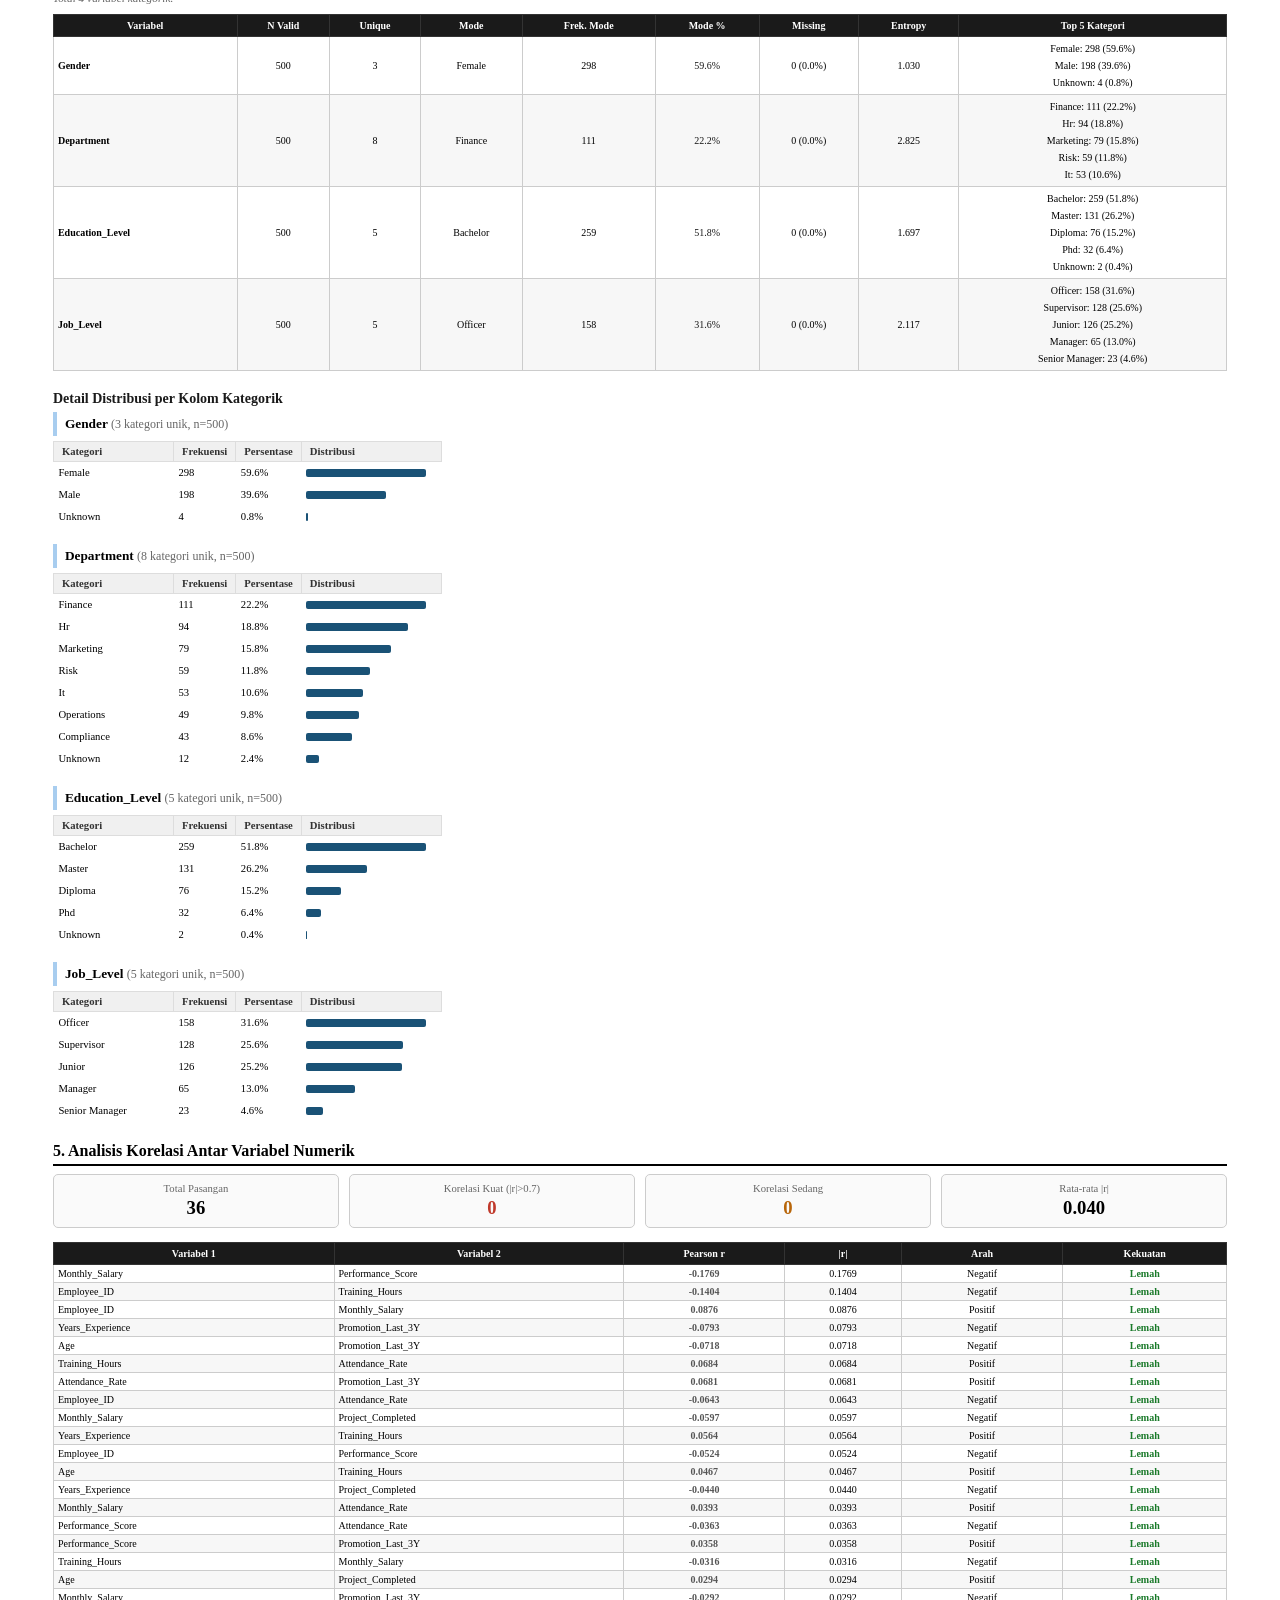
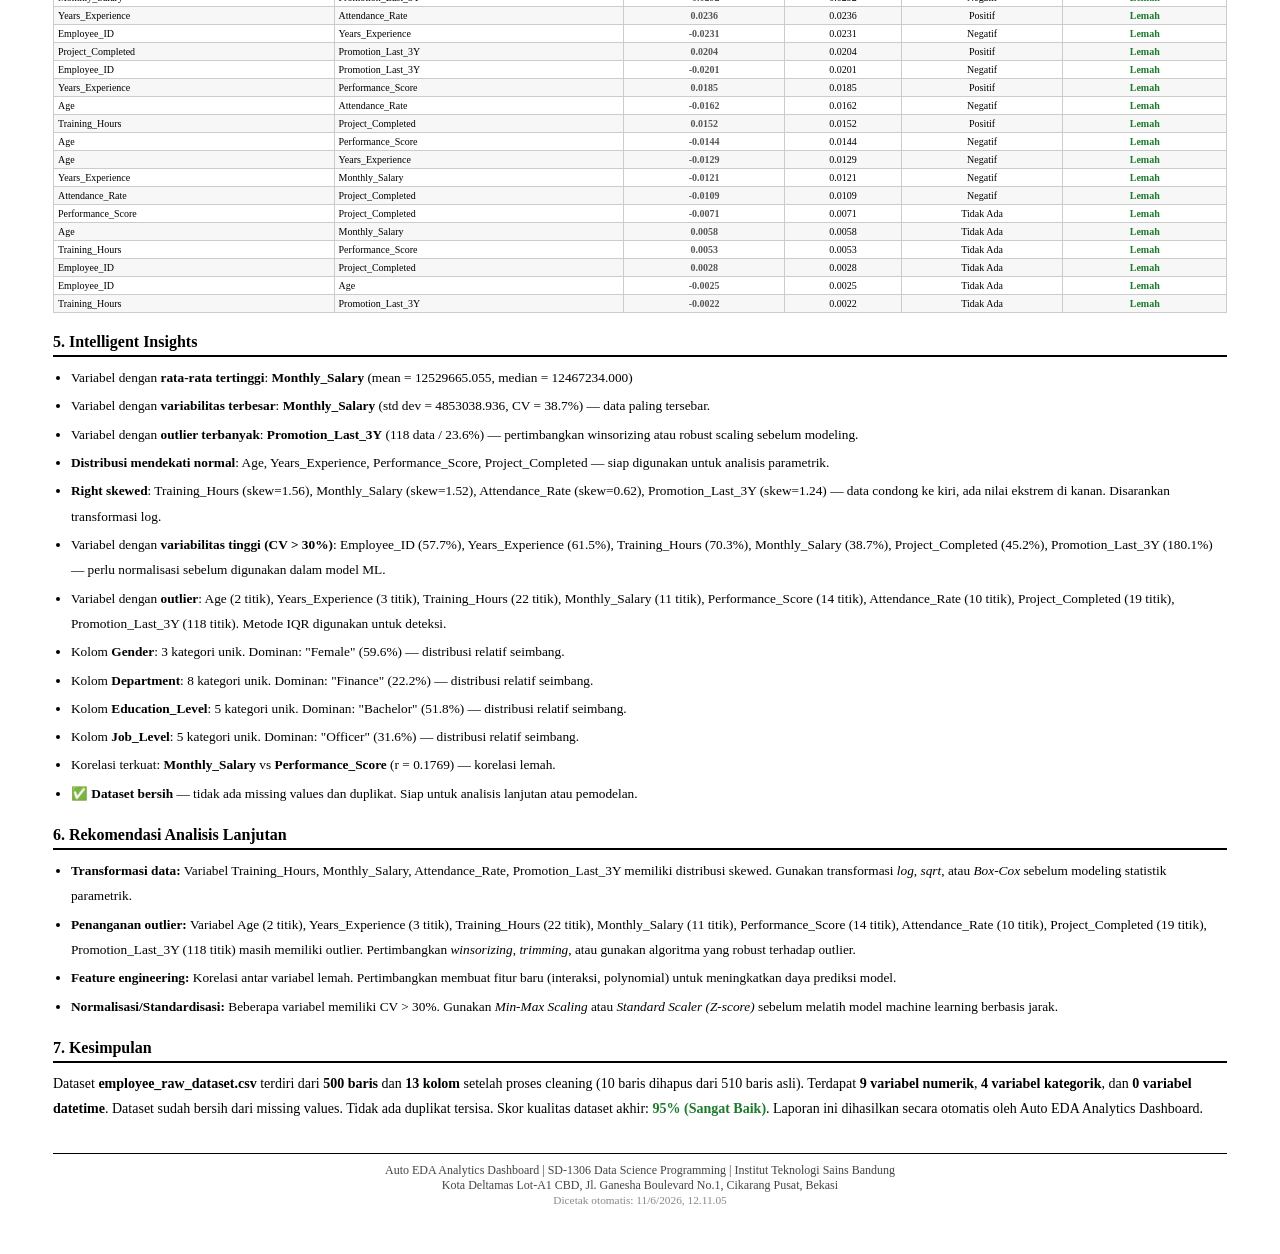
<file: data/processed/employee_raw_dataset_clean_report.html>
<!DOCTYPE html>
<html lang="id">
<head>
  <meta charset="UTF-8">
  <title>Laporan EDA — employee_raw_dataset.csv</title>
  <style>
    * { box-sizing: border-box; margin: 0; padding: 0; }
    body {
      font-family: "Times New Roman", serif;
      font-size: 10.5pt;
      color: #000;
      background: #fff;
      padding: 12mm 14mm;
    }
    h1 { font-size: 14pt; text-align: center; margin-bottom: 4px; }
    h2 {
      font-size: 12pt; margin: 20px 0 8px;
      border-bottom: 2px solid #000; padding-bottom: 4px;
      page-break-after: avoid;
    }
    h3 {
      font-size: 10.5pt; margin: 14px 0 5px;
      page-break-after: avoid; color: #1a1a1a;
    }
    p { line-height: 1.8; margin-top: 5px; font-size: 10.5pt; }
    .tbl-note { font-size: 8.5pt; color: #666; margin-bottom: 5px; font-style: italic; }

    .header {
      text-align: center; border-bottom: 3px double #000;
      padding-bottom: 12px; margin-bottom: 16px;
    }
    .header p { font-size: 10pt; margin-top: 3px; }

    .info-table { width: 100%; border-collapse: collapse; margin-bottom: 12px; }
    .info-table td { padding: 4px 8px; font-size: 10pt; vertical-align: top; border-bottom: 1px solid #eee; }
    .info-table td:first-child { font-weight: bold; width: 36%; white-space: nowrap; }

    .summary-grid {
      display: grid; grid-template-columns: repeat(4, 1fr);
      gap: 8px; margin-bottom: 12px;
    }
    .summary-box {
      border: 1px solid #ccc; border-radius: 5px;
      padding: 8px 10px; text-align: center; background: #fafafa;
    }
    .summary-box .label { font-size: 8pt; color: #666; margin-bottom: 3px; }
    .summary-box .value { font-size: 14pt; font-weight: 700; line-height: 1.2; }
    .summary-box .sub { font-size: 7.5pt; color: #888; margin-top: 2px; }

    .status-box {
      padding: 9px 13px; border-radius: 5px; margin-bottom: 10px;
      border: 1px solid #dceeff; background: #f8fbff; font-size: 10pt;
    }
    .quality-box {
      padding: 10px 14px; border-radius: 5px; margin-bottom: 12px;
      border: 2px solid #ddd; background: #fafafa;
      display: flex; align-items: center; gap: 16px;
    }

    table.data-tbl {
      width: 100%; border-collapse: collapse;
      margin-bottom: 12px; font-size: 7.5pt;
      table-layout: auto;
    }
    table.data-tbl th {
      background: #1a1a1a; color: #fff;
      padding: 5px 4px; text-align: center;
      font-size: 7.5pt; white-space: nowrap;
      border: 1px solid #333;
    }
    table.data-tbl td {
      border: 1px solid #ccc; padding: 3px 4px;
      text-align: center; vertical-align: middle;
      word-break: break-word;
    }
    table.data-tbl tr:nth-child(even) td { background: #f7f7f7; }
    table.data-tbl tr:hover td { background: #eef4ff; }

    ul { margin-left: 18px; line-height: 1.9; }
    li { margin-bottom: 3px; font-size: 10pt; }

    .footer {
      margin-top: 32px; border-top: 1px solid #000;
      padding-top: 9px; font-size: 9pt;
      text-align: center; color: #444;
    }
    .page-break { page-break-before: always; }
    .avoid-break { page-break-inside: avoid; }
    .section-note {
      font-size: 9pt; color: #555; background: #fffbe6;
      border-left: 3px solid #f5e642; padding: 6px 10px;
      margin-bottom: 10px; border-radius: 0 4px 4px 0;
    }

    @media print {
      body { padding: 0; }
      @page { margin: 12mm 12mm; size: A4 landscape; }
      .page-break { page-break-before: always; }
      .avoid-break { page-break-inside: avoid; }
      table.data-tbl { font-size: 7pt; }
      table.data-tbl th, table.data-tbl td { padding: 2px 3px; }
    }
  </style>
</head>
<body>

<!-- ══ HEADER ══════════════════════════════════════════════ -->
<div class="header">
  <h1>LAPORAN ANALISIS DATA EKSPLORASI OTOMATIS</h1>
  <p><strong>Auto EDA Analytics Dashboard</strong> — SD-1306 Data Science Programming</p>
  <p>Kelompok 1 | Kelas A | Institut Teknologi Sains Bandung</p>
  <p>Dosen: <strong>Bakti Siregar, M.Sc., CDS.</strong></p>
  <p style="margin-top:7px;font-size:9pt;color:#555;">Dibuat: 11/6/2026, 12.11.05</p>
</div>

<!-- ══ 1. INFORMASI DATASET ════════════════════════════════ -->
<h2>1. Informasi Dataset</h2>

<div class="quality-box avoid-break">
  <div style="text-align:center;min-width:80px;">
    <div style="font-size:28pt;font-weight:700;color:#1a7a2a;line-height:1;">95%</div>
    <div style="font-size:8.5pt;font-weight:700;color:#1a7a2a;">Sangat Baik</div>
    <div style="font-size:7.5pt;color:#888;margin-top:2px;">Skor Kualitas Data</div>
  </div>
  <div style="flex:1;">
    <div style="font-size:9pt;color:#444;margin-bottom:5px;">
      ⚠ 199 outlier terdeteksi
    </div>
    <div style="background:#eee;border-radius:10px;height:10px;width:100%;overflow:hidden;">
      <div style="background:#1a7a2a;height:100%;width:95%;border-radius:10px;"></div>
    </div>
  </div>
</div>

<div class="summary-grid avoid-break">
  <div class="summary-box">
    <div class="label">Nama File</div>
    <div class="value" style="font-size:10pt;word-break:break-all;">employee_raw_dataset.csv</div>
  </div>
  <div class="summary-box">
    <div class="label">Baris Asli</div>
    <div class="value">510</div>
    <div class="sub">sebelum cleaning</div>
  </div>
  <div class="summary-box">
    <div class="label">Baris Cleaned</div>
    <div class="value">500</div>
    <div class="sub">10 baris dihapus</div>
  </div>
  <div class="summary-box">
    <div class="label">Total Kolom</div>
    <div class="value">13</div>
    <div class="sub">9 num · 4 cat · 0 dt</div>
  </div>
</div>

<table class="info-table avoid-break">
  <tr><td>Missing Values (Sebelum Cleaning)</td><td>75 sel (1.13% dari total sel)</td></tr>
  <tr><td>Missing Values (Setelah Cleaning)</td><td>0 sel (0.00% dari total sel)</td></tr>
  <tr><td>Duplikat (Sebelum Cleaning)</td><td>10 baris (2.0%)</td></tr>
  <tr><td>Duplikat (Setelah Cleaning)</td><td>0 baris (0.0%)</td></tr>
  <tr><td>Kolom Numerik</td><td>Employee_ID, Age, Years_Experience, Training_Hours, Monthly_Salary, Performance_Score, Attendance_Rate, Project_Completed, Promotion_Last_3Y</td></tr>
  <tr><td>Kolom Kategorik</td><td>Gender, Department, Education_Level, Job_Level</td></tr>
  <tr><td>Kolom Datetime</td><td>Tidak ada</td></tr>
</table>

<div class="status-box avoid-break">
  <strong>Status Dataset:</strong>
  ✅ Dataset valid dan bersih — siap digunakan untuk analisis lanjutan atau pemodelan.
</div>

<!-- ══ 2. PROSES DATA CLEANING ═════════════════════════════ -->
<h2>2. Proses Data Cleaning</h2>
<div class="avoid-break">
  <h3>2.1 Log Proses Cleaning</h3>
  <ul><li>Hapus Duplikat: 10 baris dihapus.</li><li>Handle Missing: 75 nilai diisi.</li><li>Standarisasi Kategori: 413 nilai distandarisasi.</li></ul>

  <h3 style="margin-top:14px;">2.2 Perbandingan Missing Values Before vs After (per Kolom)</h3>
  <table class="data-tbl">
    <thead><tr>
      <th>Nama Kolom</th><th>Tipe Data</th>
      <th>Missing Sebelum</th><th>Missing Setelah</th><th>Status</th>
    </tr></thead>
    <tbody><tr>
      <td style="text-align:left;font-weight:600;">Employee_ID</td>
      <td>Numerik</td>
      <td>0 (0.0%)</td>
      <td>0 (0.0%)</td>
      <td style="color:#1a7a2a;font-weight:700;">✔ Bersih</td>
    </tr><tr>
      <td style="text-align:left;font-weight:600;">Gender</td>
      <td>Kategorik</td>
      <td>0 (0.0%)</td>
      <td>0 (0.0%)</td>
      <td style="color:#1a7a2a;font-weight:700;">✔ Bersih</td>
    </tr><tr>
      <td style="text-align:left;font-weight:600;">Department</td>
      <td>Kategorik</td>
      <td>15 (2.9%)</td>
      <td>0 (0.0%)</td>
      <td style="color:#1a7a2a;font-weight:700;">✔ Diperbaiki</td>
    </tr><tr>
      <td style="text-align:left;font-weight:600;">Education_Level</td>
      <td>Kategorik</td>
      <td>0 (0.0%)</td>
      <td>0 (0.0%)</td>
      <td style="color:#1a7a2a;font-weight:700;">✔ Bersih</td>
    </tr><tr>
      <td style="text-align:left;font-weight:600;">Job_Level</td>
      <td>Kategorik</td>
      <td>0 (0.0%)</td>
      <td>0 (0.0%)</td>
      <td style="color:#1a7a2a;font-weight:700;">✔ Bersih</td>
    </tr><tr>
      <td style="text-align:left;font-weight:600;">Age</td>
      <td>Numerik</td>
      <td>0 (0.0%)</td>
      <td>0 (0.0%)</td>
      <td style="color:#1a7a2a;font-weight:700;">✔ Bersih</td>
    </tr><tr>
      <td style="text-align:left;font-weight:600;">Years_Experience</td>
      <td>Numerik</td>
      <td>0 (0.0%)</td>
      <td>0 (0.0%)</td>
      <td style="color:#1a7a2a;font-weight:700;">✔ Bersih</td>
    </tr><tr>
      <td style="text-align:left;font-weight:600;">Training_Hours</td>
      <td>Numerik</td>
      <td>35 (6.9%)</td>
      <td>0 (0.0%)</td>
      <td style="color:#1a7a2a;font-weight:700;">✔ Diperbaiki</td>
    </tr><tr>
      <td style="text-align:left;font-weight:600;">Monthly_Salary</td>
      <td>Numerik</td>
      <td>25 (4.9%)</td>
      <td>0 (0.0%)</td>
      <td style="color:#1a7a2a;font-weight:700;">✔ Diperbaiki</td>
    </tr><tr>
      <td style="text-align:left;font-weight:600;">Performance_Score</td>
      <td>Numerik</td>
      <td>0 (0.0%)</td>
      <td>0 (0.0%)</td>
      <td style="color:#1a7a2a;font-weight:700;">✔ Bersih</td>
    </tr><tr>
      <td style="text-align:left;font-weight:600;">Attendance_Rate</td>
      <td>Numerik</td>
      <td>0 (0.0%)</td>
      <td>0 (0.0%)</td>
      <td style="color:#1a7a2a;font-weight:700;">✔ Bersih</td>
    </tr><tr>
      <td style="text-align:left;font-weight:600;">Project_Completed</td>
      <td>Numerik</td>
      <td>0 (0.0%)</td>
      <td>0 (0.0%)</td>
      <td style="color:#1a7a2a;font-weight:700;">✔ Bersih</td>
    </tr><tr>
      <td style="text-align:left;font-weight:600;">Promotion_Last_3Y</td>
      <td>Numerik</td>
      <td>0 (0.0%)</td>
      <td>0 (0.0%)</td>
      <td style="color:#1a7a2a;font-weight:700;">✔ Bersih</td>
    </tr></tbody>
  </table>
</div>

<!-- ══ 3. STATISTIK NUMERIK ════════════════════════════════ -->

<div class="page-break"></div>
<h2>3. Statistik Deskriptif — Variabel Numerik</h2>

      
      <p class="tbl-note">Total 9 variabel numerik.</p>
      <div class="avoid-break">
        <table class="data-tbl">
          <thead><tr>
            <th>Variabel</th><th>N</th><th>Mean</th><th>Median</th><th>Mode</th>
            <th>Min</th><th>Max</th><th>Range</th><th>Q1</th><th>Q3</th><th>IQR</th>
            <th>W.Low</th><th>W.High</th><th>Std Dev</th><th>Variance</th><th>CV%</th>
            <th>Skewness</th><th>Kurtosis</th><th>Missing</th><th>Outlier</th>
            <th>Distribusi</th><th>Normalitas</th>
          </tr></thead>
          <tbody><tr>
      <td style="text-align:left;font-weight:600;white-space:nowrap;">Employee_ID</td>
      <td>500</td>
      <td>250.500</td>
      <td>250.500</td>
      <td>1.000</td>
      <td>1.000</td>
      <td>500.000</td>
      <td>499.000</td>
      <td>126.000</td>
      <td>376.000</td>
      <td>250.000</td>
      <td>1.000</td>
      <td>500.000</td>
      <td>144.482</td>
      <td>20875.000</td>
      <td>57.7%</td>
      <td>0.000</td>
      <td>-1.207</td>
      <td>0<br><span style="font-size:7pt;">(0.0%)</span></td>
      <td>0</td>
      <td>Normal</td>
      <td>Tdk Normal</td>
    </tr><tr>
      <td style="text-align:left;font-weight:600;white-space:nowrap;">Age</td>
      <td>500</td>
      <td>33.766</td>
      <td>33.000</td>
      <td>29.000</td>
      <td>11.000</td>
      <td>70.000</td>
      <td>59.000</td>
      <td>28.000</td>
      <td>40.000</td>
      <td>12.000</td>
      <td>11.000</td>
      <td>58.000</td>
      <td>8.494</td>
      <td>72.144</td>
      <td>25.2%</td>
      <td>0.221</td>
      <td>0.459</td>
      <td>0<br><span style="font-size:7pt;">(0.0%)</span></td>
      <td>2</td>
      <td>Normal</td>
      <td>Normal</td>
    </tr><tr>
      <td style="text-align:left;font-weight:600;white-space:nowrap;">Years_Experience</td>
      <td>500</td>
      <td>7.998</td>
      <td>8.000</td>
      <td>10.000</td>
      <td>-6.000</td>
      <td>22.000</td>
      <td>28.000</td>
      <td>5.000</td>
      <td>11.000</td>
      <td>6.000</td>
      <td>-4.000</td>
      <td>20.000</td>
      <td>4.918</td>
      <td>24.186</td>
      <td>61.5%</td>
      <td>-0.049</td>
      <td>-0.129</td>
      <td>0<br><span style="font-size:7pt;">(0.0%)</span></td>
      <td>3</td>
      <td>Normal</td>
      <td>Normal</td>
    </tr><tr>
      <td style="text-align:left;font-weight:600;white-space:nowrap;">Training_Hours</td>
      <td>500</td>
      <td>20.557</td>
      <td>18.400</td>
      <td>20.560</td>
      <td>0.200</td>
      <td>104.100</td>
      <td>103.900</td>
      <td>10.700</td>
      <td>26.500</td>
      <td>15.800</td>
      <td>0.200</td>
      <td>49.600</td>
      <td>14.449</td>
      <td>208.776</td>
      <td>70.3%</td>
      <td>1.556</td>
      <td>4.052</td>
      <td>0<br><span style="font-size:7pt;">(0.0%)</span></td>
      <td>22</td>
      <td>Right Skew</td>
      <td>Tdk Normal</td>
    </tr><tr>
      <td style="text-align:left;font-weight:600;white-space:nowrap;">Monthly_Salary</td>
      <td>500</td>
      <td>12529665.055</td>
      <td>12467234.000</td>
      <td>12529665.050</td>
      <td>-5000000.000</td>
      <td>44648274.000</td>
      <td>49648274.000</td>
      <td>9727179.000</td>
      <td>15101257.000</td>
      <td>5374078.000</td>
      <td>2263294.000</td>
      <td>23002892.000</td>
      <td>4853038.936</td>
      <td>23551986915273.680</td>
      <td>38.7%</td>
      <td>1.518</td>
      <td>8.280</td>
      <td>0<br><span style="font-size:7pt;">(0.0%)</span></td>
      <td>11</td>
      <td>Right Skew</td>
      <td>Tdk Normal</td>
    </tr></tbody>
        </table>
      </div>
      <div class="page-break"></div>
      <p class="tbl-note">Lanjutan — variabel 6 s/d 9 dari 9.</p>
      <div class="avoid-break">
        <table class="data-tbl">
          <thead><tr>
            <th>Variabel</th><th>N</th><th>Mean</th><th>Median</th><th>Mode</th>
            <th>Min</th><th>Max</th><th>Range</th><th>Q1</th><th>Q3</th><th>IQR</th>
            <th>W.Low</th><th>W.High</th><th>Std Dev</th><th>Variance</th><th>CV%</th>
            <th>Skewness</th><th>Kurtosis</th><th>Missing</th><th>Outlier</th>
            <th>Distribusi</th><th>Normalitas</th>
          </tr></thead>
          <tbody><tr>
      <td style="text-align:left;font-weight:600;white-space:nowrap;">Performance_Score</td>
      <td>500</td>
      <td>77.471</td>
      <td>77.250</td>
      <td>79.600</td>
      <td>39.600</td>
      <td>120.000</td>
      <td>80.400</td>
      <td>70.500</td>
      <td>84.500</td>
      <td>14.000</td>
      <td>49.900</td>
      <td>105.500</td>
      <td>11.689</td>
      <td>136.628</td>
      <td>15.1%</td>
      <td>-0.023</td>
      <td>0.611</td>
      <td>0<br><span style="font-size:7pt;">(0.0%)</span></td>
      <td>14</td>
      <td>Normal</td>
      <td>Normal</td>
    </tr><tr>
      <td style="text-align:left;font-weight:600;white-space:nowrap;">Attendance_Rate</td>
      <td>500</td>
      <td>92.840</td>
      <td>92.950</td>
      <td>95.700</td>
      <td>77.800</td>
      <td>130.000</td>
      <td>52.200</td>
      <td>89.600</td>
      <td>96.000</td>
      <td>6.400</td>
      <td>81.900</td>
      <td>105.600</td>
      <td>5.099</td>
      <td>25.997</td>
      <td>5.5%</td>
      <td>0.618</td>
      <td>5.305</td>
      <td>0<br><span style="font-size:7pt;">(0.0%)</span></td>
      <td>10</td>
      <td>Mild Right</td>
      <td>Tdk Normal</td>
    </tr><tr>
      <td style="text-align:left;font-weight:600;white-space:nowrap;">Project_Completed</td>
      <td>500</td>
      <td>5.102</td>
      <td>5.000</td>
      <td>5.000</td>
      <td>0.000</td>
      <td>13.000</td>
      <td>13.000</td>
      <td>4.000</td>
      <td>6.000</td>
      <td>2.000</td>
      <td>1.000</td>
      <td>9.000</td>
      <td>2.304</td>
      <td>5.310</td>
      <td>45.2%</td>
      <td>0.392</td>
      <td>0.076</td>
      <td>0<br><span style="font-size:7pt;">(0.0%)</span></td>
      <td>19</td>
      <td>Normal</td>
      <td>Normal</td>
    </tr><tr>
      <td style="text-align:left;font-weight:600;white-space:nowrap;">Promotion_Last_3Y</td>
      <td>500</td>
      <td>0.236</td>
      <td>0.000</td>
      <td>0.000</td>
      <td>0.000</td>
      <td>1.000</td>
      <td>1.000</td>
      <td>0.000</td>
      <td>0.000</td>
      <td>0.000</td>
      <td>0.000</td>
      <td>0.000</td>
      <td>0.425</td>
      <td>0.181</td>
      <td>180.1%</td>
      <td>1.240</td>
      <td>-0.464</td>
      <td>0<br><span style="font-size:7pt;">(0.0%)</span></td>
      <td>118</td>
      <td>Right Skew</td>
      <td>Tdk Normal</td>
    </tr></tbody>
        </table>
      </div>


<!-- ══ 4. STATISTIK KATEGORIK ══════════════════════════════ -->

      <div class="page-break"></div>
      <h2>4. Statistik Deskriptif — Variabel Kategorik</h2>
      <p class="tbl-note">Total 4 variabel kategorik.</p>
      <div class="avoid-break">
        <table class="data-tbl">
          <thead><tr>
            <th>Variabel</th><th>N Valid</th><th>Unique</th><th>Mode</th>
            <th>Frek. Mode</th><th>Mode %</th><th>Missing</th>
            <th>Entropy</th><th>Top 5 Kategori</th>
          </tr></thead>
          <tbody><tr>
        <td style="text-align:left;font-weight:600;">Gender</td>
        <td>500</td>
        <td>3</td>
        <td>Female</td>
        <td>298</td>
        <td style="color:#1a1a1a;font-weight:400;">59.6%</td>
        <td>0 (0.0%)</td>
        <td>1.030</td>
        <td style="font-size:7.5pt;line-height:1.7;">Female: 298 (59.6%)<br>Male: 198 (39.6%)<br>Unknown: 4 (0.8%)</td>
      </tr><tr>
        <td style="text-align:left;font-weight:600;">Department</td>
        <td>500</td>
        <td>8</td>
        <td>Finance</td>
        <td>111</td>
        <td style="color:#1a1a1a;font-weight:400;">22.2%</td>
        <td>0 (0.0%)</td>
        <td>2.825</td>
        <td style="font-size:7.5pt;line-height:1.7;">Finance: 111 (22.2%)<br>Hr: 94 (18.8%)<br>Marketing: 79 (15.8%)<br>Risk: 59 (11.8%)<br>It: 53 (10.6%)</td>
      </tr><tr>
        <td style="text-align:left;font-weight:600;">Education_Level</td>
        <td>500</td>
        <td>5</td>
        <td>Bachelor</td>
        <td>259</td>
        <td style="color:#1a1a1a;font-weight:400;">51.8%</td>
        <td>0 (0.0%)</td>
        <td>1.697</td>
        <td style="font-size:7.5pt;line-height:1.7;">Bachelor: 259 (51.8%)<br>Master: 131 (26.2%)<br>Diploma: 76 (15.2%)<br>Phd: 32 (6.4%)<br>Unknown: 2 (0.4%)</td>
      </tr><tr>
        <td style="text-align:left;font-weight:600;">Job_Level</td>
        <td>500</td>
        <td>5</td>
        <td>Officer</td>
        <td>158</td>
        <td style="color:#1a1a1a;font-weight:400;">31.6%</td>
        <td>0 (0.0%)</td>
        <td>2.117</td>
        <td style="font-size:7.5pt;line-height:1.7;">Officer: 158 (31.6%)<br>Supervisor: 128 (25.6%)<br>Junior: 126 (25.2%)<br>Manager: 65 (13.0%)<br>Senior Manager: 23 (4.6%)</td>
      </tr></tbody>
        </table>
      </div>
      <h3 style="margin-top:20px;">Detail Distribusi per Kolom Kategorik</h3>
      
        <div class="avoid-break" style="margin-bottom:16px;">
          <p style="font-weight:700;font-size:10pt;margin-bottom:5px;border-left:4px solid #a8cdef;padding-left:8px;">Gender <span style="font-weight:400;font-size:9pt;color:#666;">(3 kategori unik, n=500)</span></p>
          <table style="width:auto;border-collapse:collapse;">
            <thead><tr>
              <th style="background:#f0f0f0;color:#333;padding:4px 8px;font-size:8pt;text-align:left;border:1px solid #ddd;min-width:120px;">Kategori</th>
              <th style="background:#f0f0f0;color:#333;padding:4px 8px;font-size:8pt;border:1px solid #ddd;">Frekuensi</th>
              <th style="background:#f0f0f0;color:#333;padding:4px 8px;font-size:8pt;border:1px solid #ddd;">Persentase</th>
              <th style="background:#f0f0f0;color:#333;padding:4px 8px;font-size:8pt;text-align:left;border:1px solid #ddd;min-width:140px;">Distribusi</th>
            </tr></thead>
            <tbody><tr>
          <td style="text-align:left;padding:3px 5px;font-size:8pt;">Female</td>
          <td style="padding:3px 5px;font-size:8pt;">298</td>
          <td style="padding:3px 5px;font-size:8pt;">59.6%</td>
          <td style="padding:3px 5px;">
            <div style="background:#1a5276;height:8px;width:120px;border-radius:2px;display:inline-block;"></div>
          </td>
        </tr><tr>
          <td style="text-align:left;padding:3px 5px;font-size:8pt;">Male</td>
          <td style="padding:3px 5px;font-size:8pt;">198</td>
          <td style="padding:3px 5px;font-size:8pt;">39.6%</td>
          <td style="padding:3px 5px;">
            <div style="background:#1a5276;height:8px;width:80px;border-radius:2px;display:inline-block;"></div>
          </td>
        </tr><tr>
          <td style="text-align:left;padding:3px 5px;font-size:8pt;">Unknown</td>
          <td style="padding:3px 5px;font-size:8pt;">4</td>
          <td style="padding:3px 5px;font-size:8pt;">0.8%</td>
          <td style="padding:3px 5px;">
            <div style="background:#1a5276;height:8px;width:2px;border-radius:2px;display:inline-block;"></div>
          </td>
        </tr></tbody>
          </table>
        </div>
        <div class="avoid-break" style="margin-bottom:16px;">
          <p style="font-weight:700;font-size:10pt;margin-bottom:5px;border-left:4px solid #a8cdef;padding-left:8px;">Department <span style="font-weight:400;font-size:9pt;color:#666;">(8 kategori unik, n=500)</span></p>
          <table style="width:auto;border-collapse:collapse;">
            <thead><tr>
              <th style="background:#f0f0f0;color:#333;padding:4px 8px;font-size:8pt;text-align:left;border:1px solid #ddd;min-width:120px;">Kategori</th>
              <th style="background:#f0f0f0;color:#333;padding:4px 8px;font-size:8pt;border:1px solid #ddd;">Frekuensi</th>
              <th style="background:#f0f0f0;color:#333;padding:4px 8px;font-size:8pt;border:1px solid #ddd;">Persentase</th>
              <th style="background:#f0f0f0;color:#333;padding:4px 8px;font-size:8pt;text-align:left;border:1px solid #ddd;min-width:140px;">Distribusi</th>
            </tr></thead>
            <tbody><tr>
          <td style="text-align:left;padding:3px 5px;font-size:8pt;">Finance</td>
          <td style="padding:3px 5px;font-size:8pt;">111</td>
          <td style="padding:3px 5px;font-size:8pt;">22.2%</td>
          <td style="padding:3px 5px;">
            <div style="background:#1a5276;height:8px;width:120px;border-radius:2px;display:inline-block;"></div>
          </td>
        </tr><tr>
          <td style="text-align:left;padding:3px 5px;font-size:8pt;">Hr</td>
          <td style="padding:3px 5px;font-size:8pt;">94</td>
          <td style="padding:3px 5px;font-size:8pt;">18.8%</td>
          <td style="padding:3px 5px;">
            <div style="background:#1a5276;height:8px;width:102px;border-radius:2px;display:inline-block;"></div>
          </td>
        </tr><tr>
          <td style="text-align:left;padding:3px 5px;font-size:8pt;">Marketing</td>
          <td style="padding:3px 5px;font-size:8pt;">79</td>
          <td style="padding:3px 5px;font-size:8pt;">15.8%</td>
          <td style="padding:3px 5px;">
            <div style="background:#1a5276;height:8px;width:85px;border-radius:2px;display:inline-block;"></div>
          </td>
        </tr><tr>
          <td style="text-align:left;padding:3px 5px;font-size:8pt;">Risk</td>
          <td style="padding:3px 5px;font-size:8pt;">59</td>
          <td style="padding:3px 5px;font-size:8pt;">11.8%</td>
          <td style="padding:3px 5px;">
            <div style="background:#1a5276;height:8px;width:64px;border-radius:2px;display:inline-block;"></div>
          </td>
        </tr><tr>
          <td style="text-align:left;padding:3px 5px;font-size:8pt;">It</td>
          <td style="padding:3px 5px;font-size:8pt;">53</td>
          <td style="padding:3px 5px;font-size:8pt;">10.6%</td>
          <td style="padding:3px 5px;">
            <div style="background:#1a5276;height:8px;width:57px;border-radius:2px;display:inline-block;"></div>
          </td>
        </tr><tr>
          <td style="text-align:left;padding:3px 5px;font-size:8pt;">Operations</td>
          <td style="padding:3px 5px;font-size:8pt;">49</td>
          <td style="padding:3px 5px;font-size:8pt;">9.8%</td>
          <td style="padding:3px 5px;">
            <div style="background:#1a5276;height:8px;width:53px;border-radius:2px;display:inline-block;"></div>
          </td>
        </tr><tr>
          <td style="text-align:left;padding:3px 5px;font-size:8pt;">Compliance</td>
          <td style="padding:3px 5px;font-size:8pt;">43</td>
          <td style="padding:3px 5px;font-size:8pt;">8.6%</td>
          <td style="padding:3px 5px;">
            <div style="background:#1a5276;height:8px;width:46px;border-radius:2px;display:inline-block;"></div>
          </td>
        </tr><tr>
          <td style="text-align:left;padding:3px 5px;font-size:8pt;">Unknown</td>
          <td style="padding:3px 5px;font-size:8pt;">12</td>
          <td style="padding:3px 5px;font-size:8pt;">2.4%</td>
          <td style="padding:3px 5px;">
            <div style="background:#1a5276;height:8px;width:13px;border-radius:2px;display:inline-block;"></div>
          </td>
        </tr></tbody>
          </table>
        </div>
        <div class="avoid-break" style="margin-bottom:16px;">
          <p style="font-weight:700;font-size:10pt;margin-bottom:5px;border-left:4px solid #a8cdef;padding-left:8px;">Education_Level <span style="font-weight:400;font-size:9pt;color:#666;">(5 kategori unik, n=500)</span></p>
          <table style="width:auto;border-collapse:collapse;">
            <thead><tr>
              <th style="background:#f0f0f0;color:#333;padding:4px 8px;font-size:8pt;text-align:left;border:1px solid #ddd;min-width:120px;">Kategori</th>
              <th style="background:#f0f0f0;color:#333;padding:4px 8px;font-size:8pt;border:1px solid #ddd;">Frekuensi</th>
              <th style="background:#f0f0f0;color:#333;padding:4px 8px;font-size:8pt;border:1px solid #ddd;">Persentase</th>
              <th style="background:#f0f0f0;color:#333;padding:4px 8px;font-size:8pt;text-align:left;border:1px solid #ddd;min-width:140px;">Distribusi</th>
            </tr></thead>
            <tbody><tr>
          <td style="text-align:left;padding:3px 5px;font-size:8pt;">Bachelor</td>
          <td style="padding:3px 5px;font-size:8pt;">259</td>
          <td style="padding:3px 5px;font-size:8pt;">51.8%</td>
          <td style="padding:3px 5px;">
            <div style="background:#1a5276;height:8px;width:120px;border-radius:2px;display:inline-block;"></div>
          </td>
        </tr><tr>
          <td style="text-align:left;padding:3px 5px;font-size:8pt;">Master</td>
          <td style="padding:3px 5px;font-size:8pt;">131</td>
          <td style="padding:3px 5px;font-size:8pt;">26.2%</td>
          <td style="padding:3px 5px;">
            <div style="background:#1a5276;height:8px;width:61px;border-radius:2px;display:inline-block;"></div>
          </td>
        </tr><tr>
          <td style="text-align:left;padding:3px 5px;font-size:8pt;">Diploma</td>
          <td style="padding:3px 5px;font-size:8pt;">76</td>
          <td style="padding:3px 5px;font-size:8pt;">15.2%</td>
          <td style="padding:3px 5px;">
            <div style="background:#1a5276;height:8px;width:35px;border-radius:2px;display:inline-block;"></div>
          </td>
        </tr><tr>
          <td style="text-align:left;padding:3px 5px;font-size:8pt;">Phd</td>
          <td style="padding:3px 5px;font-size:8pt;">32</td>
          <td style="padding:3px 5px;font-size:8pt;">6.4%</td>
          <td style="padding:3px 5px;">
            <div style="background:#1a5276;height:8px;width:15px;border-radius:2px;display:inline-block;"></div>
          </td>
        </tr><tr>
          <td style="text-align:left;padding:3px 5px;font-size:8pt;">Unknown</td>
          <td style="padding:3px 5px;font-size:8pt;">2</td>
          <td style="padding:3px 5px;font-size:8pt;">0.4%</td>
          <td style="padding:3px 5px;">
            <div style="background:#1a5276;height:8px;width:1px;border-radius:2px;display:inline-block;"></div>
          </td>
        </tr></tbody>
          </table>
        </div>
        <div class="avoid-break" style="margin-bottom:16px;">
          <p style="font-weight:700;font-size:10pt;margin-bottom:5px;border-left:4px solid #a8cdef;padding-left:8px;">Job_Level <span style="font-weight:400;font-size:9pt;color:#666;">(5 kategori unik, n=500)</span></p>
          <table style="width:auto;border-collapse:collapse;">
            <thead><tr>
              <th style="background:#f0f0f0;color:#333;padding:4px 8px;font-size:8pt;text-align:left;border:1px solid #ddd;min-width:120px;">Kategori</th>
              <th style="background:#f0f0f0;color:#333;padding:4px 8px;font-size:8pt;border:1px solid #ddd;">Frekuensi</th>
              <th style="background:#f0f0f0;color:#333;padding:4px 8px;font-size:8pt;border:1px solid #ddd;">Persentase</th>
              <th style="background:#f0f0f0;color:#333;padding:4px 8px;font-size:8pt;text-align:left;border:1px solid #ddd;min-width:140px;">Distribusi</th>
            </tr></thead>
            <tbody><tr>
          <td style="text-align:left;padding:3px 5px;font-size:8pt;">Officer</td>
          <td style="padding:3px 5px;font-size:8pt;">158</td>
          <td style="padding:3px 5px;font-size:8pt;">31.6%</td>
          <td style="padding:3px 5px;">
            <div style="background:#1a5276;height:8px;width:120px;border-radius:2px;display:inline-block;"></div>
          </td>
        </tr><tr>
          <td style="text-align:left;padding:3px 5px;font-size:8pt;">Supervisor</td>
          <td style="padding:3px 5px;font-size:8pt;">128</td>
          <td style="padding:3px 5px;font-size:8pt;">25.6%</td>
          <td style="padding:3px 5px;">
            <div style="background:#1a5276;height:8px;width:97px;border-radius:2px;display:inline-block;"></div>
          </td>
        </tr><tr>
          <td style="text-align:left;padding:3px 5px;font-size:8pt;">Junior</td>
          <td style="padding:3px 5px;font-size:8pt;">126</td>
          <td style="padding:3px 5px;font-size:8pt;">25.2%</td>
          <td style="padding:3px 5px;">
            <div style="background:#1a5276;height:8px;width:96px;border-radius:2px;display:inline-block;"></div>
          </td>
        </tr><tr>
          <td style="text-align:left;padding:3px 5px;font-size:8pt;">Manager</td>
          <td style="padding:3px 5px;font-size:8pt;">65</td>
          <td style="padding:3px 5px;font-size:8pt;">13.0%</td>
          <td style="padding:3px 5px;">
            <div style="background:#1a5276;height:8px;width:49px;border-radius:2px;display:inline-block;"></div>
          </td>
        </tr><tr>
          <td style="text-align:left;padding:3px 5px;font-size:8pt;">Senior Manager</td>
          <td style="padding:3px 5px;font-size:8pt;">23</td>
          <td style="padding:3px 5px;font-size:8pt;">4.6%</td>
          <td style="padding:3px 5px;">
            <div style="background:#1a5276;height:8px;width:17px;border-radius:2px;display:inline-block;"></div>
          </td>
        </tr></tbody>
          </table>
        </div>

<!-- ══ 5. KORELASI ═════════════════════════════════════════ -->

      <div class="page-break"></div>
      <h2>5. Analisis Korelasi Antar Variabel Numerik</h2>
      <div class="avoid-break" style="display:grid;grid-template-columns:repeat(4,1fr);gap:10px;margin-bottom:14px;">
        <div class="summary-box"><div class="label">Total Pasangan</div><div class="value">36</div></div>
        <div class="summary-box"><div class="label">Korelasi Kuat (|r|>0.7)</div><div class="value" style="color:#c0392b;">0</div></div>
        <div class="summary-box"><div class="label">Korelasi Sedang</div><div class="value" style="color:#b8660a;">0</div></div>
        <div class="summary-box"><div class="label">Rata-rata |r|</div><div class="value">0.040</div></div>
      </div>
      <div class="avoid-break">
        <table class="data-tbl">
          <thead><tr>
            <th>Variabel 1</th><th>Variabel 2</th>
            <th>Pearson r</th><th>|r|</th><th>Arah</th><th>Kekuatan</th>
          </tr></thead>
          <tbody><tr>
      <td style="text-align:left;">Monthly_Salary</td>
      <td style="text-align:left;">Performance_Score</td>
      <td style="font-weight:700;color:#555;">-0.1769</td>
      <td>0.1769</td>
      <td>Negatif</td>
      <td style="font-weight:600;color:#1a7a2a">Lemah</td>
    </tr><tr>
      <td style="text-align:left;">Employee_ID</td>
      <td style="text-align:left;">Training_Hours</td>
      <td style="font-weight:700;color:#555;">-0.1404</td>
      <td>0.1404</td>
      <td>Negatif</td>
      <td style="font-weight:600;color:#1a7a2a">Lemah</td>
    </tr><tr>
      <td style="text-align:left;">Employee_ID</td>
      <td style="text-align:left;">Monthly_Salary</td>
      <td style="font-weight:700;color:#555;">0.0876</td>
      <td>0.0876</td>
      <td>Positif</td>
      <td style="font-weight:600;color:#1a7a2a">Lemah</td>
    </tr><tr>
      <td style="text-align:left;">Years_Experience</td>
      <td style="text-align:left;">Promotion_Last_3Y</td>
      <td style="font-weight:700;color:#555;">-0.0793</td>
      <td>0.0793</td>
      <td>Negatif</td>
      <td style="font-weight:600;color:#1a7a2a">Lemah</td>
    </tr><tr>
      <td style="text-align:left;">Age</td>
      <td style="text-align:left;">Promotion_Last_3Y</td>
      <td style="font-weight:700;color:#555;">-0.0718</td>
      <td>0.0718</td>
      <td>Negatif</td>
      <td style="font-weight:600;color:#1a7a2a">Lemah</td>
    </tr><tr>
      <td style="text-align:left;">Training_Hours</td>
      <td style="text-align:left;">Attendance_Rate</td>
      <td style="font-weight:700;color:#555;">0.0684</td>
      <td>0.0684</td>
      <td>Positif</td>
      <td style="font-weight:600;color:#1a7a2a">Lemah</td>
    </tr><tr>
      <td style="text-align:left;">Attendance_Rate</td>
      <td style="text-align:left;">Promotion_Last_3Y</td>
      <td style="font-weight:700;color:#555;">0.0681</td>
      <td>0.0681</td>
      <td>Positif</td>
      <td style="font-weight:600;color:#1a7a2a">Lemah</td>
    </tr><tr>
      <td style="text-align:left;">Employee_ID</td>
      <td style="text-align:left;">Attendance_Rate</td>
      <td style="font-weight:700;color:#555;">-0.0643</td>
      <td>0.0643</td>
      <td>Negatif</td>
      <td style="font-weight:600;color:#1a7a2a">Lemah</td>
    </tr><tr>
      <td style="text-align:left;">Monthly_Salary</td>
      <td style="text-align:left;">Project_Completed</td>
      <td style="font-weight:700;color:#555;">-0.0597</td>
      <td>0.0597</td>
      <td>Negatif</td>
      <td style="font-weight:600;color:#1a7a2a">Lemah</td>
    </tr><tr>
      <td style="text-align:left;">Years_Experience</td>
      <td style="text-align:left;">Training_Hours</td>
      <td style="font-weight:700;color:#555;">0.0564</td>
      <td>0.0564</td>
      <td>Positif</td>
      <td style="font-weight:600;color:#1a7a2a">Lemah</td>
    </tr><tr>
      <td style="text-align:left;">Employee_ID</td>
      <td style="text-align:left;">Performance_Score</td>
      <td style="font-weight:700;color:#555;">-0.0524</td>
      <td>0.0524</td>
      <td>Negatif</td>
      <td style="font-weight:600;color:#1a7a2a">Lemah</td>
    </tr><tr>
      <td style="text-align:left;">Age</td>
      <td style="text-align:left;">Training_Hours</td>
      <td style="font-weight:700;color:#555;">0.0467</td>
      <td>0.0467</td>
      <td>Positif</td>
      <td style="font-weight:600;color:#1a7a2a">Lemah</td>
    </tr><tr>
      <td style="text-align:left;">Years_Experience</td>
      <td style="text-align:left;">Project_Completed</td>
      <td style="font-weight:700;color:#555;">-0.0440</td>
      <td>0.0440</td>
      <td>Negatif</td>
      <td style="font-weight:600;color:#1a7a2a">Lemah</td>
    </tr><tr>
      <td style="text-align:left;">Monthly_Salary</td>
      <td style="text-align:left;">Attendance_Rate</td>
      <td style="font-weight:700;color:#555;">0.0393</td>
      <td>0.0393</td>
      <td>Positif</td>
      <td style="font-weight:600;color:#1a7a2a">Lemah</td>
    </tr><tr>
      <td style="text-align:left;">Performance_Score</td>
      <td style="text-align:left;">Attendance_Rate</td>
      <td style="font-weight:700;color:#555;">-0.0363</td>
      <td>0.0363</td>
      <td>Negatif</td>
      <td style="font-weight:600;color:#1a7a2a">Lemah</td>
    </tr><tr>
      <td style="text-align:left;">Performance_Score</td>
      <td style="text-align:left;">Promotion_Last_3Y</td>
      <td style="font-weight:700;color:#555;">0.0358</td>
      <td>0.0358</td>
      <td>Positif</td>
      <td style="font-weight:600;color:#1a7a2a">Lemah</td>
    </tr><tr>
      <td style="text-align:left;">Training_Hours</td>
      <td style="text-align:left;">Monthly_Salary</td>
      <td style="font-weight:700;color:#555;">-0.0316</td>
      <td>0.0316</td>
      <td>Negatif</td>
      <td style="font-weight:600;color:#1a7a2a">Lemah</td>
    </tr><tr>
      <td style="text-align:left;">Age</td>
      <td style="text-align:left;">Project_Completed</td>
      <td style="font-weight:700;color:#555;">0.0294</td>
      <td>0.0294</td>
      <td>Positif</td>
      <td style="font-weight:600;color:#1a7a2a">Lemah</td>
    </tr><tr>
      <td style="text-align:left;">Monthly_Salary</td>
      <td style="text-align:left;">Promotion_Last_3Y</td>
      <td style="font-weight:700;color:#555;">-0.0292</td>
      <td>0.0292</td>
      <td>Negatif</td>
      <td style="font-weight:600;color:#1a7a2a">Lemah</td>
    </tr><tr>
      <td style="text-align:left;">Years_Experience</td>
      <td style="text-align:left;">Attendance_Rate</td>
      <td style="font-weight:700;color:#555;">0.0236</td>
      <td>0.0236</td>
      <td>Positif</td>
      <td style="font-weight:600;color:#1a7a2a">Lemah</td>
    </tr><tr>
      <td style="text-align:left;">Employee_ID</td>
      <td style="text-align:left;">Years_Experience</td>
      <td style="font-weight:700;color:#555;">-0.0231</td>
      <td>0.0231</td>
      <td>Negatif</td>
      <td style="font-weight:600;color:#1a7a2a">Lemah</td>
    </tr><tr>
      <td style="text-align:left;">Project_Completed</td>
      <td style="text-align:left;">Promotion_Last_3Y</td>
      <td style="font-weight:700;color:#555;">0.0204</td>
      <td>0.0204</td>
      <td>Positif</td>
      <td style="font-weight:600;color:#1a7a2a">Lemah</td>
    </tr><tr>
      <td style="text-align:left;">Employee_ID</td>
      <td style="text-align:left;">Promotion_Last_3Y</td>
      <td style="font-weight:700;color:#555;">-0.0201</td>
      <td>0.0201</td>
      <td>Negatif</td>
      <td style="font-weight:600;color:#1a7a2a">Lemah</td>
    </tr><tr>
      <td style="text-align:left;">Years_Experience</td>
      <td style="text-align:left;">Performance_Score</td>
      <td style="font-weight:700;color:#555;">0.0185</td>
      <td>0.0185</td>
      <td>Positif</td>
      <td style="font-weight:600;color:#1a7a2a">Lemah</td>
    </tr><tr>
      <td style="text-align:left;">Age</td>
      <td style="text-align:left;">Attendance_Rate</td>
      <td style="font-weight:700;color:#555;">-0.0162</td>
      <td>0.0162</td>
      <td>Negatif</td>
      <td style="font-weight:600;color:#1a7a2a">Lemah</td>
    </tr><tr>
      <td style="text-align:left;">Training_Hours</td>
      <td style="text-align:left;">Project_Completed</td>
      <td style="font-weight:700;color:#555;">0.0152</td>
      <td>0.0152</td>
      <td>Positif</td>
      <td style="font-weight:600;color:#1a7a2a">Lemah</td>
    </tr><tr>
      <td style="text-align:left;">Age</td>
      <td style="text-align:left;">Performance_Score</td>
      <td style="font-weight:700;color:#555;">-0.0144</td>
      <td>0.0144</td>
      <td>Negatif</td>
      <td style="font-weight:600;color:#1a7a2a">Lemah</td>
    </tr><tr>
      <td style="text-align:left;">Age</td>
      <td style="text-align:left;">Years_Experience</td>
      <td style="font-weight:700;color:#555;">-0.0129</td>
      <td>0.0129</td>
      <td>Negatif</td>
      <td style="font-weight:600;color:#1a7a2a">Lemah</td>
    </tr><tr>
      <td style="text-align:left;">Years_Experience</td>
      <td style="text-align:left;">Monthly_Salary</td>
      <td style="font-weight:700;color:#555;">-0.0121</td>
      <td>0.0121</td>
      <td>Negatif</td>
      <td style="font-weight:600;color:#1a7a2a">Lemah</td>
    </tr><tr>
      <td style="text-align:left;">Attendance_Rate</td>
      <td style="text-align:left;">Project_Completed</td>
      <td style="font-weight:700;color:#555;">-0.0109</td>
      <td>0.0109</td>
      <td>Negatif</td>
      <td style="font-weight:600;color:#1a7a2a">Lemah</td>
    </tr><tr>
      <td style="text-align:left;">Performance_Score</td>
      <td style="text-align:left;">Project_Completed</td>
      <td style="font-weight:700;color:#555;">-0.0071</td>
      <td>0.0071</td>
      <td>Tidak Ada</td>
      <td style="font-weight:600;color:#1a7a2a">Lemah</td>
    </tr><tr>
      <td style="text-align:left;">Age</td>
      <td style="text-align:left;">Monthly_Salary</td>
      <td style="font-weight:700;color:#555;">0.0058</td>
      <td>0.0058</td>
      <td>Tidak Ada</td>
      <td style="font-weight:600;color:#1a7a2a">Lemah</td>
    </tr><tr>
      <td style="text-align:left;">Training_Hours</td>
      <td style="text-align:left;">Performance_Score</td>
      <td style="font-weight:700;color:#555;">0.0053</td>
      <td>0.0053</td>
      <td>Tidak Ada</td>
      <td style="font-weight:600;color:#1a7a2a">Lemah</td>
    </tr><tr>
      <td style="text-align:left;">Employee_ID</td>
      <td style="text-align:left;">Project_Completed</td>
      <td style="font-weight:700;color:#555;">0.0028</td>
      <td>0.0028</td>
      <td>Tidak Ada</td>
      <td style="font-weight:600;color:#1a7a2a">Lemah</td>
    </tr><tr>
      <td style="text-align:left;">Employee_ID</td>
      <td style="text-align:left;">Age</td>
      <td style="font-weight:700;color:#555;">-0.0025</td>
      <td>0.0025</td>
      <td>Tidak Ada</td>
      <td style="font-weight:600;color:#1a7a2a">Lemah</td>
    </tr><tr>
      <td style="text-align:left;">Training_Hours</td>
      <td style="text-align:left;">Promotion_Last_3Y</td>
      <td style="font-weight:700;color:#555;">-0.0022</td>
      <td>0.0022</td>
      <td>Tidak Ada</td>
      <td style="font-weight:600;color:#1a7a2a">Lemah</td>
    </tr></tbody>
        </table>
      </div>
      

<!-- ══ TIME SERIES ════════════════════════════════════════ -->


<!-- ══ INTELLIGENT INSIGHTS ═══════════════════════════════ -->
<div class="page-break"></div>
<h2>5. Intelligent Insights</h2>
<ul class="avoid-break"><li>Variabel dengan <strong>rata-rata tertinggi</strong>: <strong>Monthly_Salary</strong> (mean = 12529665.055, median = 12467234.000)</li><li>Variabel dengan <strong>variabilitas terbesar</strong>: <strong>Monthly_Salary</strong> (std dev = 4853038.936, CV = 38.7%) — data paling tersebar.</li><li>Variabel dengan <strong>outlier terbanyak</strong>: <strong>Promotion_Last_3Y</strong> (118 data / 23.6%) — pertimbangkan winsorizing atau robust scaling sebelum modeling.</li><li><strong>Distribusi mendekati normal</strong>: Age, Years_Experience, Performance_Score, Project_Completed — siap digunakan untuk analisis parametrik.</li><li><strong>Right skewed</strong>: Training_Hours (skew=1.56), Monthly_Salary (skew=1.52), Attendance_Rate (skew=0.62), Promotion_Last_3Y (skew=1.24) — data condong ke kiri, ada nilai ekstrem di kanan. Disarankan transformasi log.</li><li>Variabel dengan <strong>variabilitas tinggi (CV > 30%)</strong>: Employee_ID (57.7%), Years_Experience (61.5%), Training_Hours (70.3%), Monthly_Salary (38.7%), Project_Completed (45.2%), Promotion_Last_3Y (180.1%) — perlu normalisasi sebelum digunakan dalam model ML.</li><li>Variabel dengan <strong>outlier</strong>: Age (2 titik), Years_Experience (3 titik), Training_Hours (22 titik), Monthly_Salary (11 titik), Performance_Score (14 titik), Attendance_Rate (10 titik), Project_Completed (19 titik), Promotion_Last_3Y (118 titik). Metode IQR digunakan untuk deteksi.</li><li>Kolom <strong>Gender</strong>: 3 kategori unik. Dominan: "Female" (59.6%) — distribusi relatif seimbang.</li><li>Kolom <strong>Department</strong>: 8 kategori unik. Dominan: "Finance" (22.2%) — distribusi relatif seimbang.</li><li>Kolom <strong>Education_Level</strong>: 5 kategori unik. Dominan: "Bachelor" (51.8%) — distribusi relatif seimbang.</li><li>Kolom <strong>Job_Level</strong>: 5 kategori unik. Dominan: "Officer" (31.6%) — distribusi relatif seimbang.</li><li>Korelasi terkuat: <strong>Monthly_Salary</strong> vs <strong>Performance_Score</strong> (r = 0.1769) — korelasi lemah.</li><li>✅ <strong>Dataset bersih</strong> — tidak ada missing values dan duplikat. Siap untuk analisis lanjutan atau pemodelan.</li></ul>

<!-- ══ REKOMENDASI ═════════════════════════════════════════ -->
<h2 style="margin-top:20px;">6. Rekomendasi Analisis Lanjutan</h2>
<ul class="avoid-break"><li><strong>Transformasi data:</strong> Variabel Training_Hours, Monthly_Salary, Attendance_Rate, Promotion_Last_3Y memiliki distribusi skewed. Gunakan transformasi <em>log</em>, <em>sqrt</em>, atau <em>Box-Cox</em> sebelum modeling statistik parametrik.</li><li><strong>Penanganan outlier:</strong> Variabel Age (2 titik), Years_Experience (3 titik), Training_Hours (22 titik), Monthly_Salary (11 titik), Performance_Score (14 titik), Attendance_Rate (10 titik), Project_Completed (19 titik), Promotion_Last_3Y (118 titik) masih memiliki outlier. Pertimbangkan <em>winsorizing</em>, <em>trimming</em>, atau gunakan algoritma yang robust terhadap outlier.</li><li><strong>Feature engineering:</strong> Korelasi antar variabel lemah. Pertimbangkan membuat fitur baru (interaksi, polynomial) untuk meningkatkan daya prediksi model.</li><li><strong>Normalisasi/Standardisasi:</strong> Beberapa variabel memiliki CV > 30%. Gunakan <em>Min-Max Scaling</em> atau <em>Standard Scaler (Z-score)</em> sebelum melatih model machine learning berbasis jarak.</li></ul>

<!-- ══ KESIMPULAN ══════════════════════════════════════════ -->
<h2 style="margin-top:20px;">7. Kesimpulan</h2>
<p class="avoid-break">
  Dataset <strong>employee_raw_dataset.csv</strong> terdiri dari
  <strong>500 baris</strong> dan
  <strong>13 kolom</strong> setelah proses cleaning
  (10 baris dihapus dari 510 baris asli).
  Terdapat <strong>9 variabel numerik</strong>,
  <strong>4 variabel kategorik</strong>,
  dan <strong>0 variabel datetime</strong>.
  Dataset sudah bersih dari missing values.
   Tidak ada duplikat tersisa.
  Skor kualitas dataset akhir: <strong style="color:#1a7a2a;">95% (Sangat Baik)</strong>.
  Laporan ini dihasilkan secara otomatis oleh Auto EDA Analytics Dashboard.
</p>

<div class="footer">
  Auto EDA Analytics Dashboard | SD-1306 Data Science Programming | Institut Teknologi Sains Bandung<br>
  Kota Deltamas Lot-A1 CBD, Jl. Ganesha Boulevard No.1, Cikarang Pusat, Bekasi<br>
  <span style="font-size:8.5pt;color:#888;">Dicetak otomatis: 11/6/2026, 12.11.05</span>
</div>

<script>window.onload = () => window.print();</script>
</body>
</html>
</file>
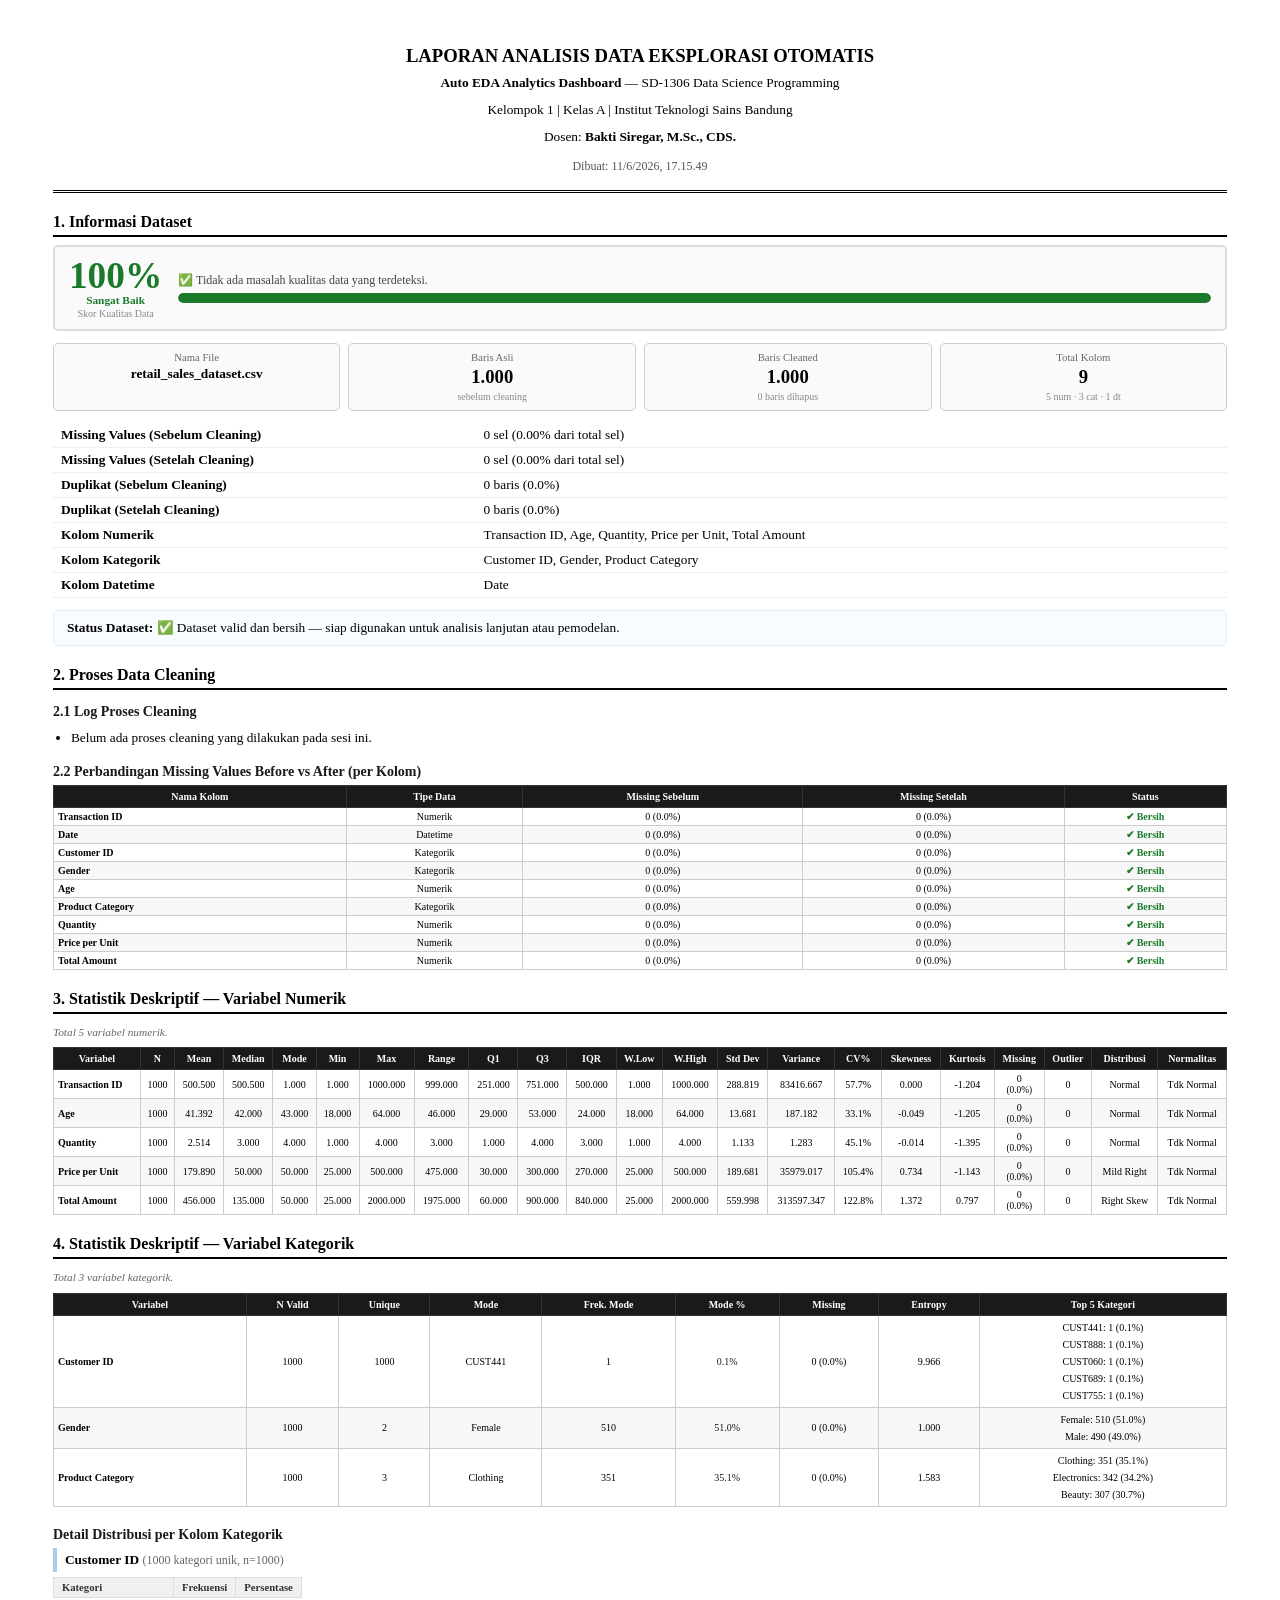
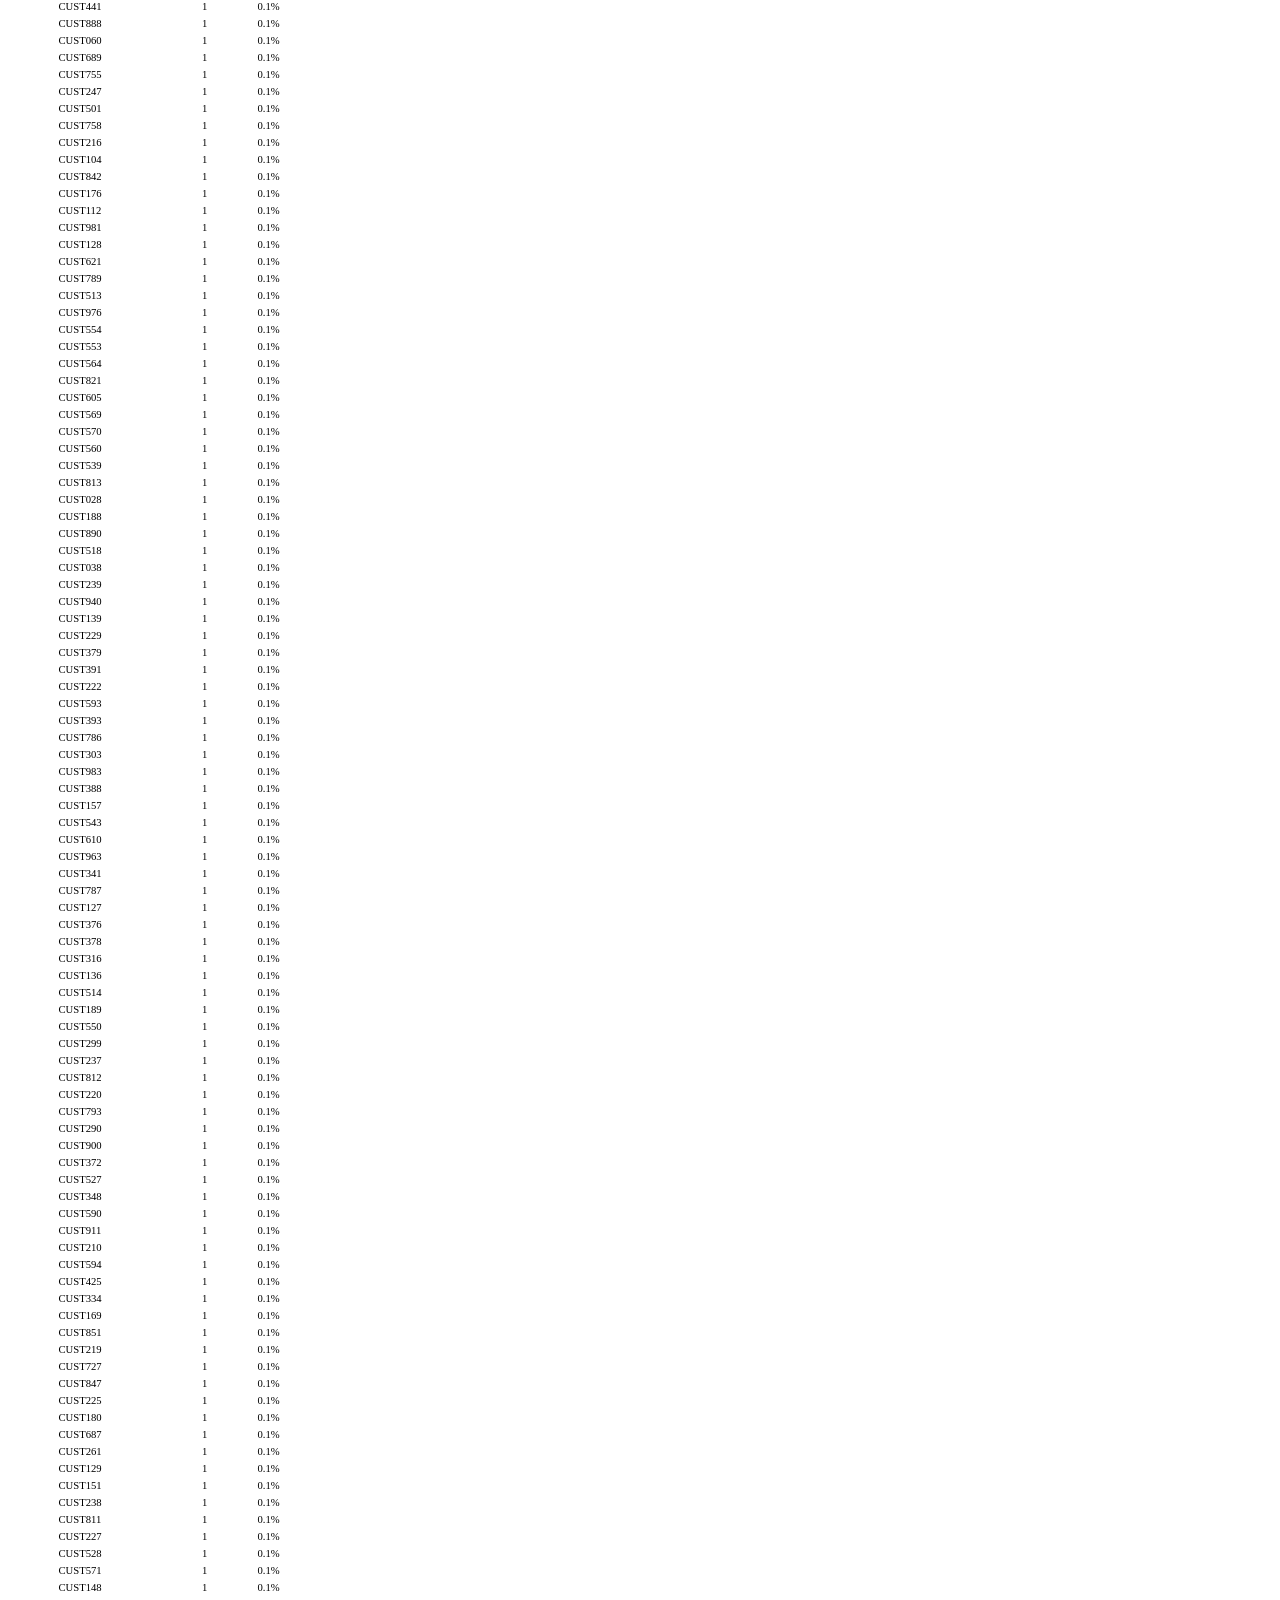
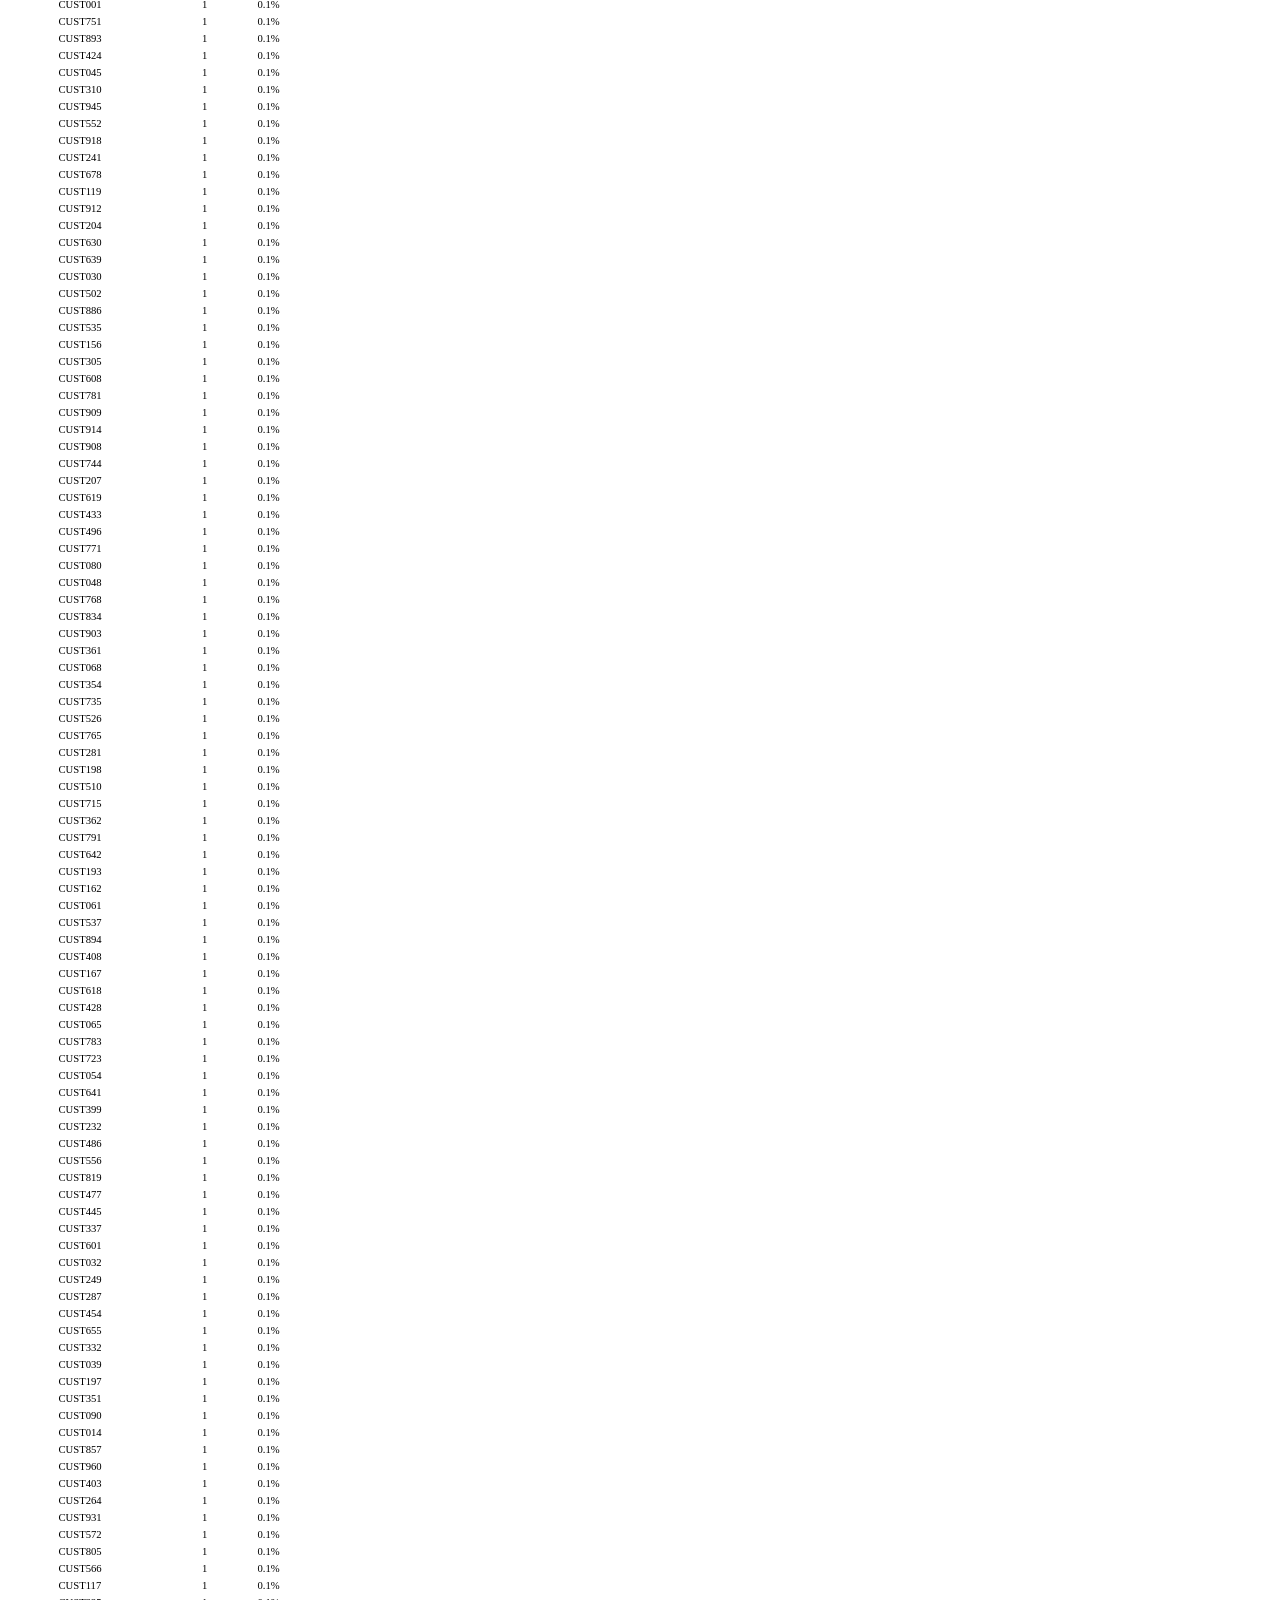
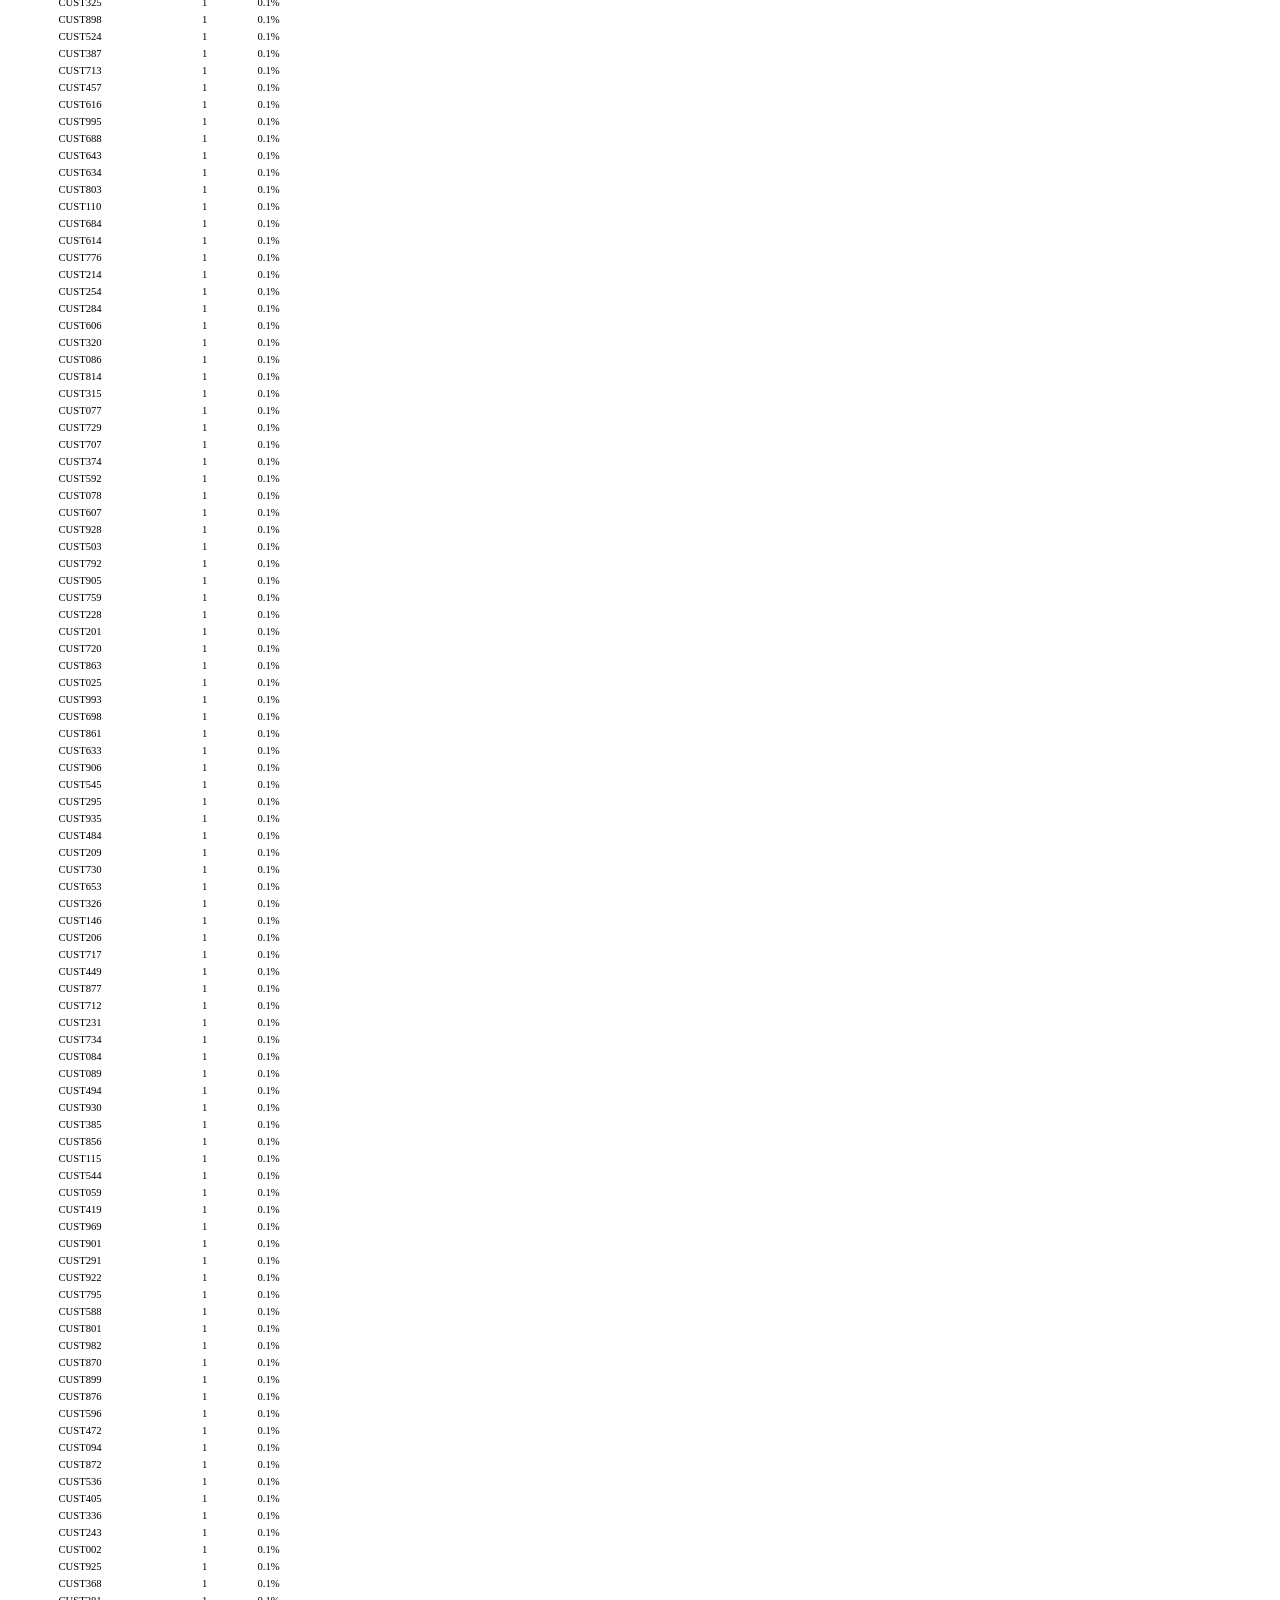
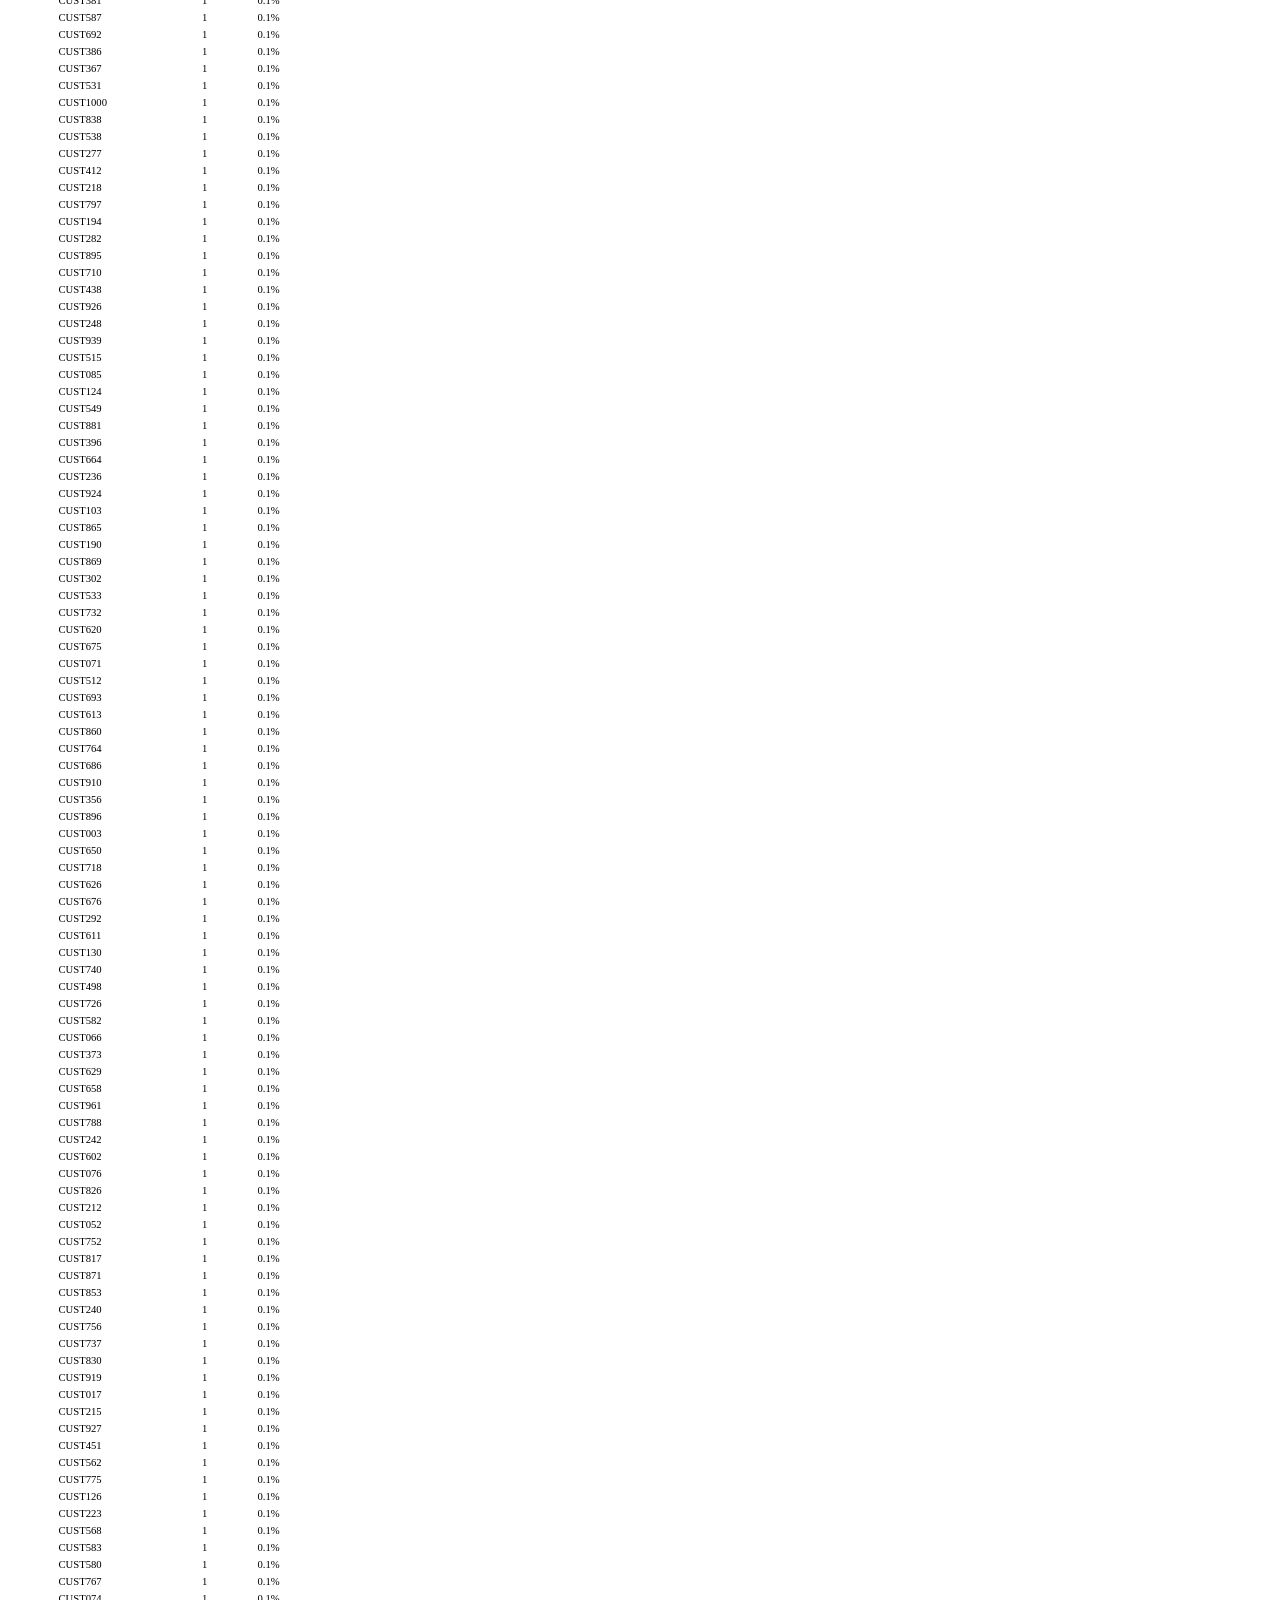
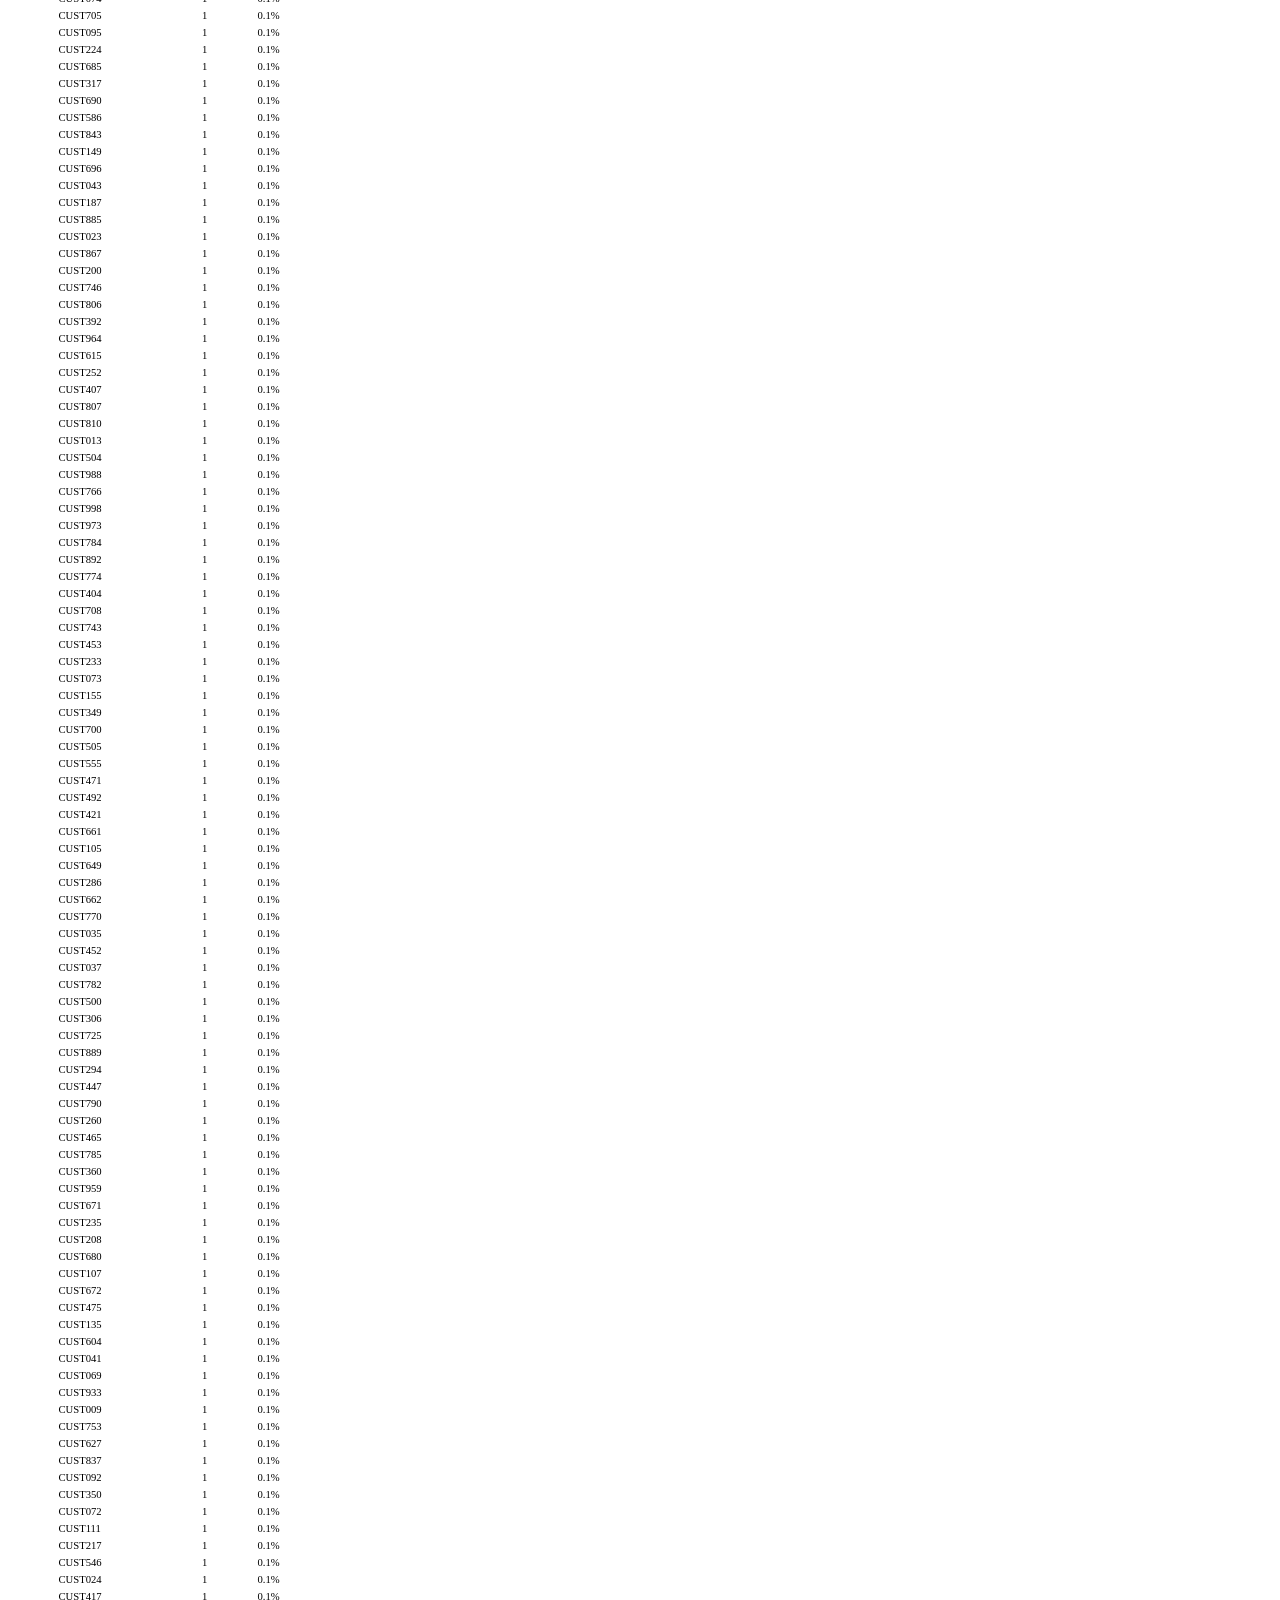
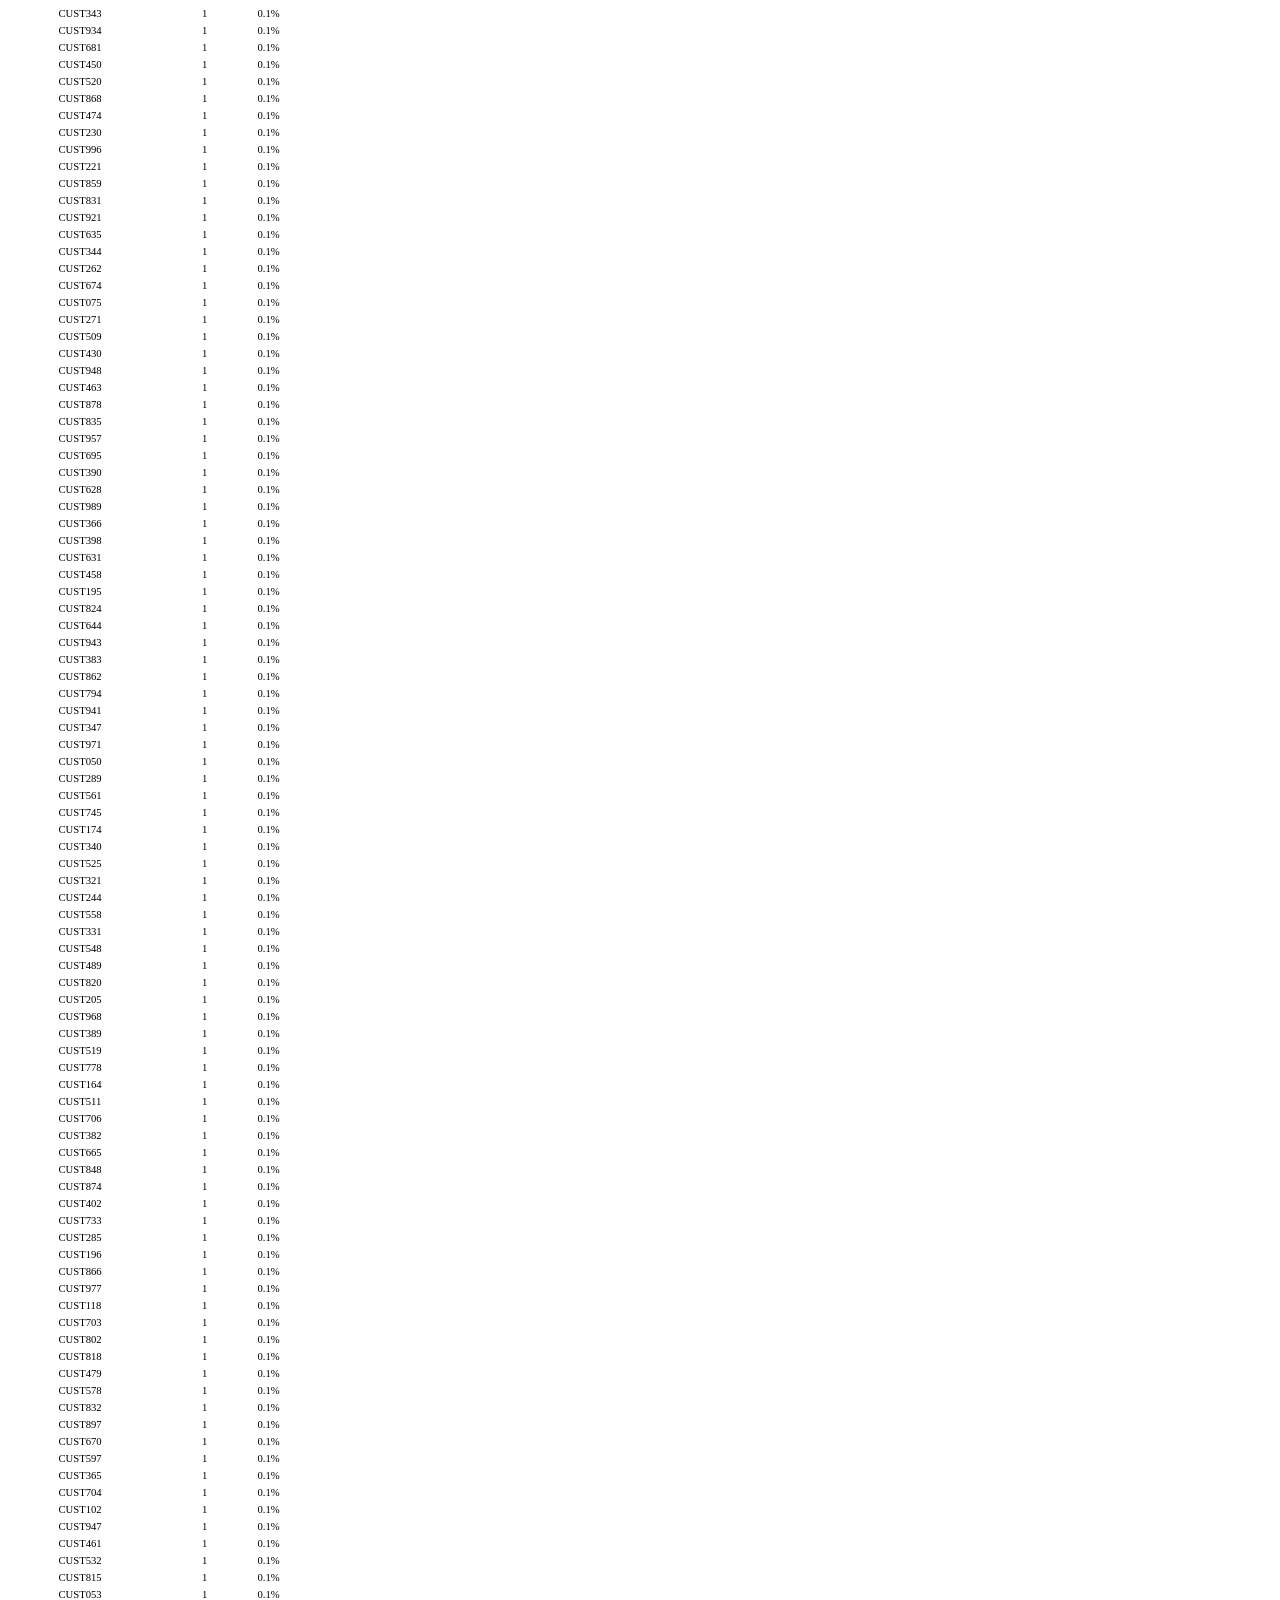
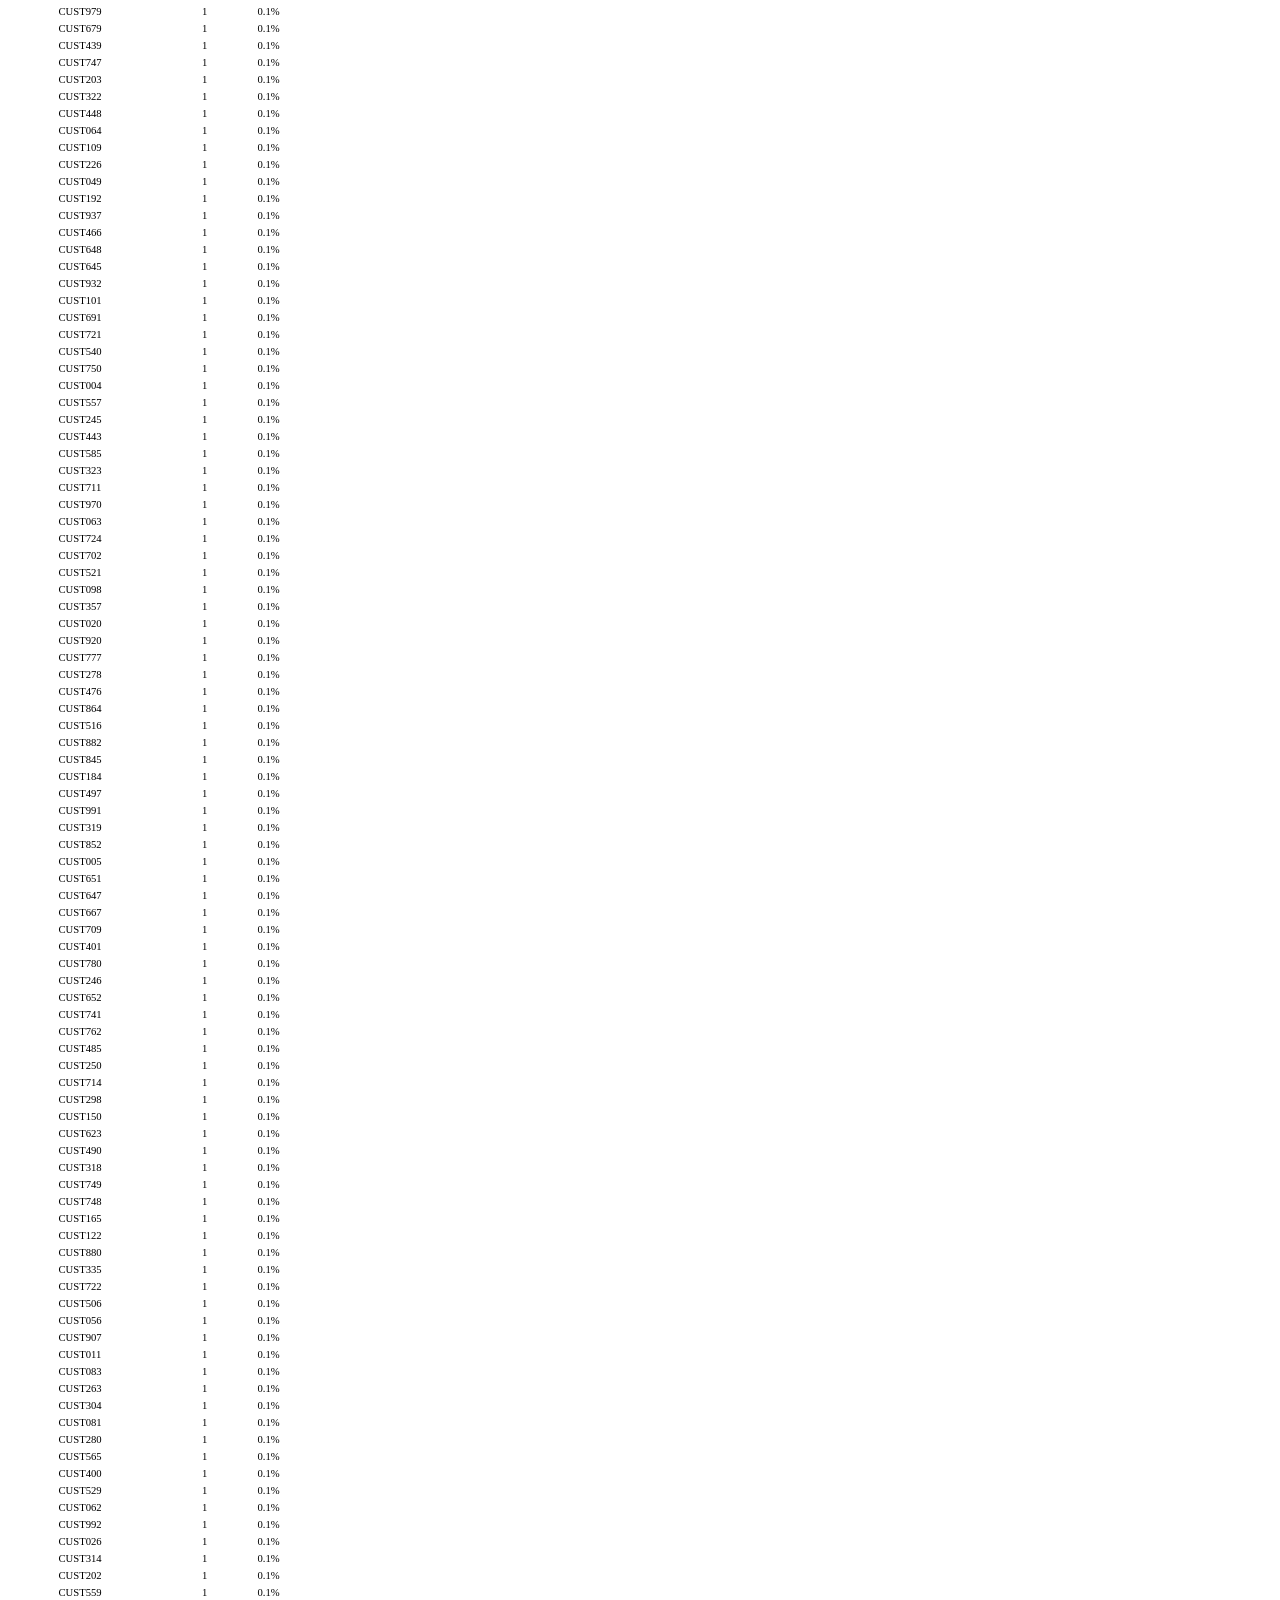
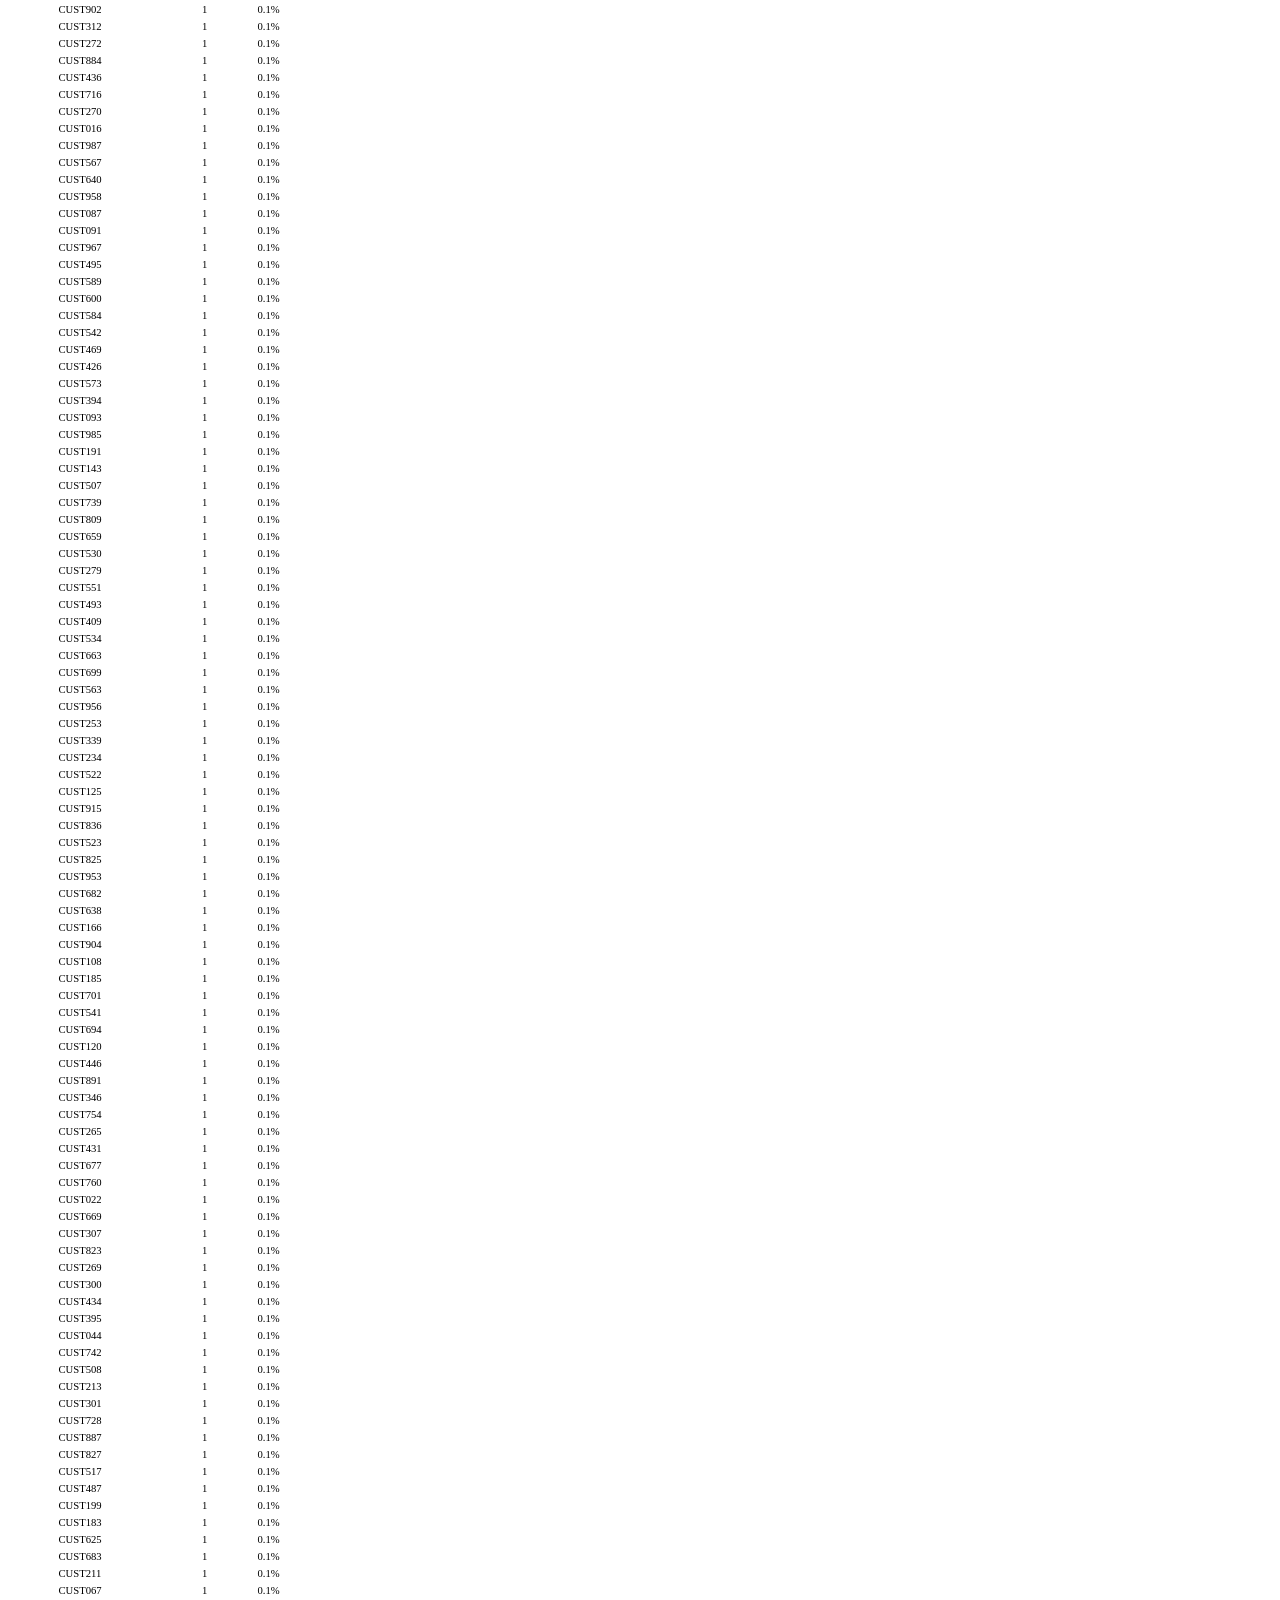
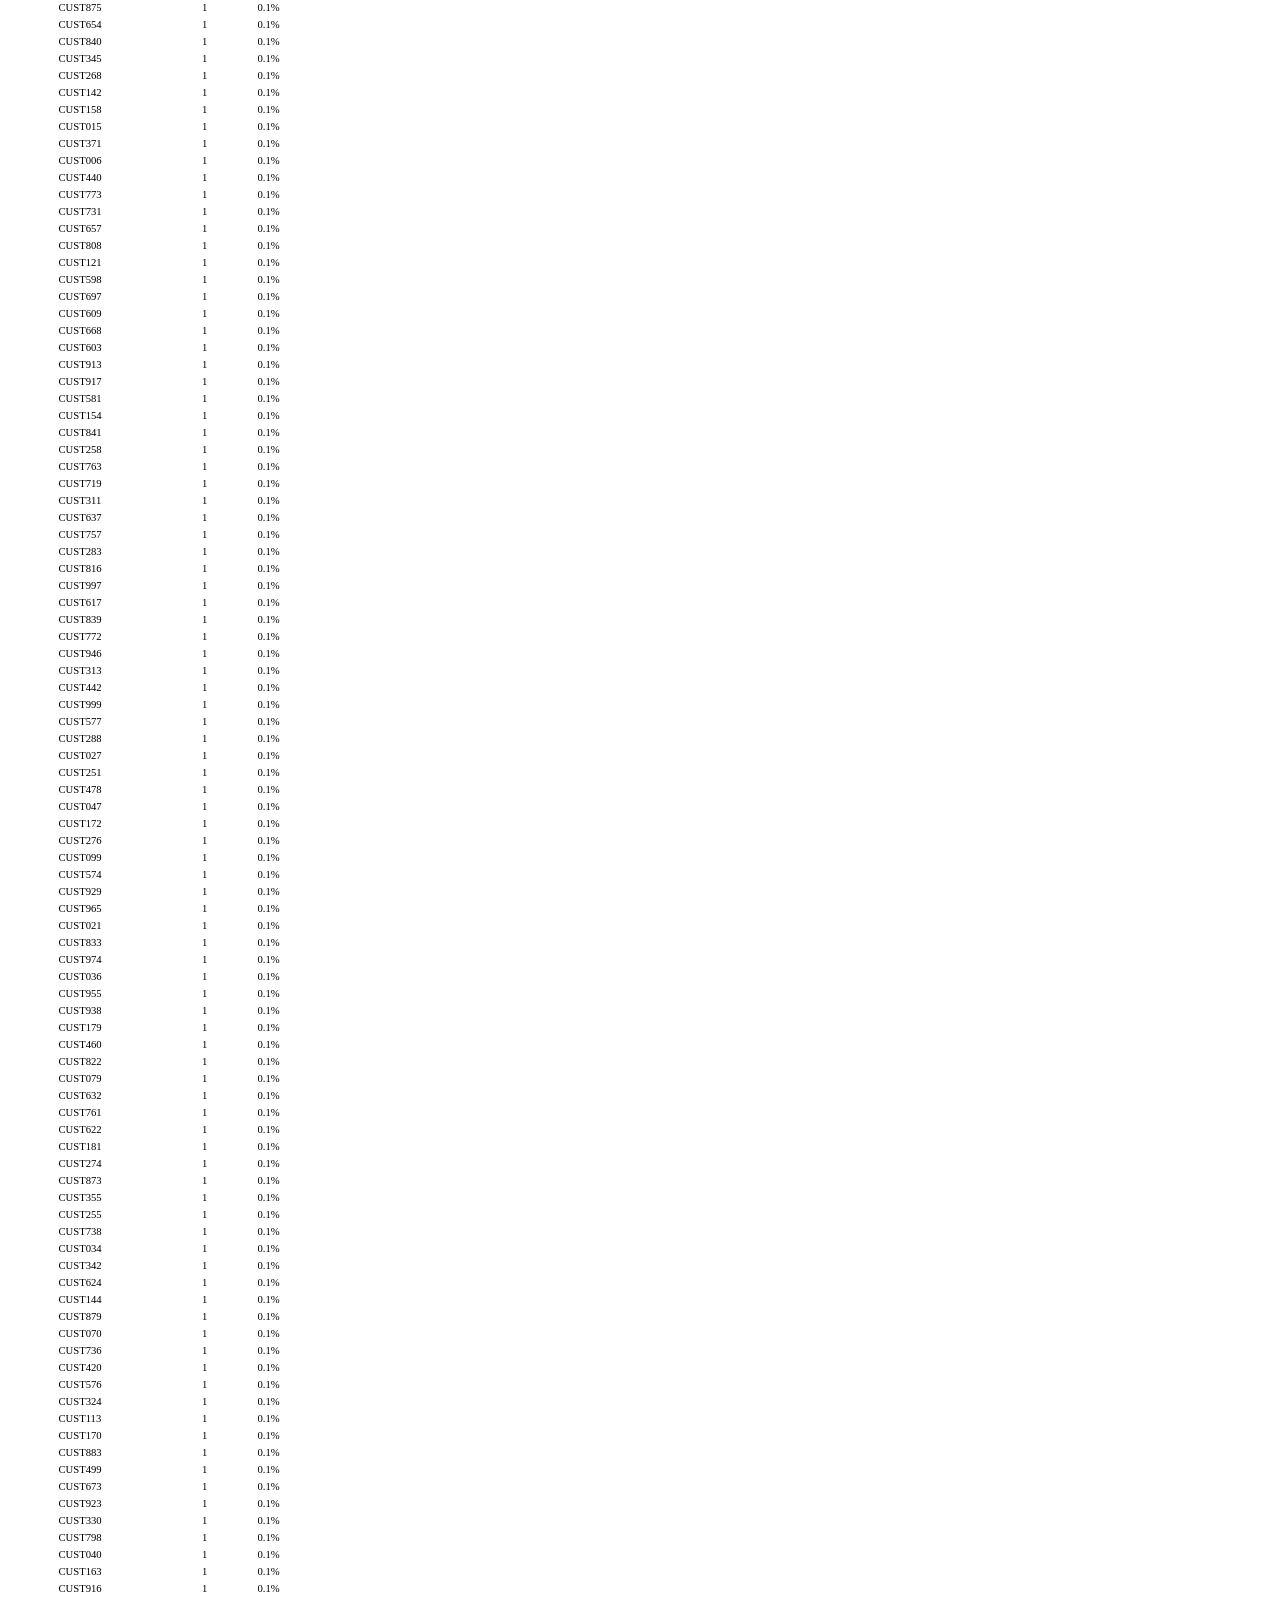
<file: data/processed/retail_sales_dataset_clean_report.html>
<!DOCTYPE html>
<html lang="id">
<head>
  <meta charset="UTF-8">
  <title>Laporan EDA — retail_sales_dataset.csv</title>
  <style>
    * { box-sizing: border-box; margin: 0; padding: 0; }
    body {
      font-family: "Times New Roman", serif;
      font-size: 10.5pt;
      color: #000;
      background: #fff;
      padding: 12mm 14mm;
    }
    h1 { font-size: 14pt; text-align: center; margin-bottom: 4px; }
    h2 {
      font-size: 12pt; margin: 20px 0 8px;
      border-bottom: 2px solid #000; padding-bottom: 4px;
      page-break-after: avoid;
    }
    h3 {
      font-size: 10.5pt; margin: 14px 0 5px;
      page-break-after: avoid; color: #1a1a1a;
    }
    p { line-height: 1.8; margin-top: 5px; font-size: 10.5pt; }
    .tbl-note { font-size: 8.5pt; color: #666; margin-bottom: 5px; font-style: italic; }

    .header {
      text-align: center; border-bottom: 3px double #000;
      padding-bottom: 12px; margin-bottom: 16px;
    }
    .header p { font-size: 10pt; margin-top: 3px; }

    .info-table { width: 100%; border-collapse: collapse; margin-bottom: 12px; }
    .info-table td { padding: 4px 8px; font-size: 10pt; vertical-align: top; border-bottom: 1px solid #eee; }
    .info-table td:first-child { font-weight: bold; width: 36%; white-space: nowrap; }

    .summary-grid {
      display: grid; grid-template-columns: repeat(4, 1fr);
      gap: 8px; margin-bottom: 12px;
    }
    .summary-box {
      border: 1px solid #ccc; border-radius: 5px;
      padding: 8px 10px; text-align: center; background: #fafafa;
    }
    .summary-box .label { font-size: 8pt; color: #666; margin-bottom: 3px; }
    .summary-box .value { font-size: 14pt; font-weight: 700; line-height: 1.2; }
    .summary-box .sub { font-size: 7.5pt; color: #888; margin-top: 2px; }

    .status-box {
      padding: 9px 13px; border-radius: 5px; margin-bottom: 10px;
      border: 1px solid #dceeff; background: #f8fbff; font-size: 10pt;
    }
    .quality-box {
      padding: 10px 14px; border-radius: 5px; margin-bottom: 12px;
      border: 2px solid #ddd; background: #fafafa;
      display: flex; align-items: center; gap: 16px;
    }

    table.data-tbl {
      width: 100%; border-collapse: collapse;
      margin-bottom: 12px; font-size: 7.5pt;
      table-layout: auto;
    }
    table.data-tbl th {
      background: #1a1a1a; color: #fff;
      padding: 5px 4px; text-align: center;
      font-size: 7.5pt; white-space: nowrap;
      border: 1px solid #333;
    }
    table.data-tbl td {
      border: 1px solid #ccc; padding: 3px 4px;
      text-align: center; vertical-align: middle;
      word-break: break-word;
    }
    table.data-tbl tr:nth-child(even) td { background: #f7f7f7; }
    table.data-tbl tr:hover td { background: #eef4ff; }

    ul { margin-left: 18px; line-height: 1.9; }
    li { margin-bottom: 3px; font-size: 10pt; }

    .footer {
      margin-top: 32px; border-top: 1px solid #000;
      padding-top: 9px; font-size: 9pt;
      text-align: center; color: #444;
    }
    .page-break { page-break-before: always; }
    .avoid-break { page-break-inside: avoid; }
    .section-note {
      font-size: 9pt; color: #555; background: #fffbe6;
      border-left: 3px solid #f5e642; padding: 6px 10px;
      margin-bottom: 10px; border-radius: 0 4px 4px 0;
    }

    @media print {
      body { padding: 0; }
      @page { margin: 12mm 12mm; size: A4 landscape; }
      .page-break { page-break-before: always; }
      .avoid-break { page-break-inside: avoid; }
      table.data-tbl { font-size: 7pt; }
      table.data-tbl th, table.data-tbl td { padding: 2px 3px; }
    }
  </style>
</head>
<body>

<!-- ══ HEADER ══════════════════════════════════════════════ -->
<div class="header">
  <h1>LAPORAN ANALISIS DATA EKSPLORASI OTOMATIS</h1>
  <p><strong>Auto EDA Analytics Dashboard</strong> — SD-1306 Data Science Programming</p>
  <p>Kelompok 1 | Kelas A | Institut Teknologi Sains Bandung</p>
  <p>Dosen: <strong>Bakti Siregar, M.Sc., CDS.</strong></p>
  <p style="margin-top:7px;font-size:9pt;color:#555;">Dibuat: 11/6/2026, 17.15.49</p>
</div>

<!-- ══ 1. INFORMASI DATASET ════════════════════════════════ -->
<h2>1. Informasi Dataset</h2>

<div class="quality-box avoid-break">
  <div style="text-align:center;min-width:80px;">
    <div style="font-size:28pt;font-weight:700;color:#1a7a2a;line-height:1;">100%</div>
    <div style="font-size:8.5pt;font-weight:700;color:#1a7a2a;">Sangat Baik</div>
    <div style="font-size:7.5pt;color:#888;margin-top:2px;">Skor Kualitas Data</div>
  </div>
  <div style="flex:1;">
    <div style="font-size:9pt;color:#444;margin-bottom:5px;">
      ✅ Tidak ada masalah kualitas data yang terdeteksi.
    </div>
    <div style="background:#eee;border-radius:10px;height:10px;width:100%;overflow:hidden;">
      <div style="background:#1a7a2a;height:100%;width:100%;border-radius:10px;"></div>
    </div>
  </div>
</div>

<div class="summary-grid avoid-break">
  <div class="summary-box">
    <div class="label">Nama File</div>
    <div class="value" style="font-size:10pt;word-break:break-all;">retail_sales_dataset.csv</div>
  </div>
  <div class="summary-box">
    <div class="label">Baris Asli</div>
    <div class="value">1.000</div>
    <div class="sub">sebelum cleaning</div>
  </div>
  <div class="summary-box">
    <div class="label">Baris Cleaned</div>
    <div class="value">1.000</div>
    <div class="sub">0 baris dihapus</div>
  </div>
  <div class="summary-box">
    <div class="label">Total Kolom</div>
    <div class="value">9</div>
    <div class="sub">5 num · 3 cat · 1 dt</div>
  </div>
</div>

<table class="info-table avoid-break">
  <tr><td>Missing Values (Sebelum Cleaning)</td><td>0 sel (0.00% dari total sel)</td></tr>
  <tr><td>Missing Values (Setelah Cleaning)</td><td>0 sel (0.00% dari total sel)</td></tr>
  <tr><td>Duplikat (Sebelum Cleaning)</td><td>0 baris (0.0%)</td></tr>
  <tr><td>Duplikat (Setelah Cleaning)</td><td>0 baris (0.0%)</td></tr>
  <tr><td>Kolom Numerik</td><td>Transaction ID, Age, Quantity, Price per Unit, Total Amount</td></tr>
  <tr><td>Kolom Kategorik</td><td>Customer ID, Gender, Product Category</td></tr>
  <tr><td>Kolom Datetime</td><td>Date</td></tr>
</table>

<div class="status-box avoid-break">
  <strong>Status Dataset:</strong>
  ✅ Dataset valid dan bersih — siap digunakan untuk analisis lanjutan atau pemodelan.
</div>

<!-- ══ 2. PROSES DATA CLEANING ═════════════════════════════ -->
<h2>2. Proses Data Cleaning</h2>
<div class="avoid-break">
  <h3>2.1 Log Proses Cleaning</h3>
  <ul><li>Belum ada proses cleaning yang dilakukan pada sesi ini.</li></ul>

  <h3 style="margin-top:14px;">2.2 Perbandingan Missing Values Before vs After (per Kolom)</h3>
  <table class="data-tbl">
    <thead><tr>
      <th>Nama Kolom</th><th>Tipe Data</th>
      <th>Missing Sebelum</th><th>Missing Setelah</th><th>Status</th>
    </tr></thead>
    <tbody><tr>
      <td style="text-align:left;font-weight:600;">Transaction ID</td>
      <td>Numerik</td>
      <td>0 (0.0%)</td>
      <td>0 (0.0%)</td>
      <td style="color:#1a7a2a;font-weight:700;">✔ Bersih</td>
    </tr><tr>
      <td style="text-align:left;font-weight:600;">Date</td>
      <td>Datetime</td>
      <td>0 (0.0%)</td>
      <td>0 (0.0%)</td>
      <td style="color:#1a7a2a;font-weight:700;">✔ Bersih</td>
    </tr><tr>
      <td style="text-align:left;font-weight:600;">Customer ID</td>
      <td>Kategorik</td>
      <td>0 (0.0%)</td>
      <td>0 (0.0%)</td>
      <td style="color:#1a7a2a;font-weight:700;">✔ Bersih</td>
    </tr><tr>
      <td style="text-align:left;font-weight:600;">Gender</td>
      <td>Kategorik</td>
      <td>0 (0.0%)</td>
      <td>0 (0.0%)</td>
      <td style="color:#1a7a2a;font-weight:700;">✔ Bersih</td>
    </tr><tr>
      <td style="text-align:left;font-weight:600;">Age</td>
      <td>Numerik</td>
      <td>0 (0.0%)</td>
      <td>0 (0.0%)</td>
      <td style="color:#1a7a2a;font-weight:700;">✔ Bersih</td>
    </tr><tr>
      <td style="text-align:left;font-weight:600;">Product Category</td>
      <td>Kategorik</td>
      <td>0 (0.0%)</td>
      <td>0 (0.0%)</td>
      <td style="color:#1a7a2a;font-weight:700;">✔ Bersih</td>
    </tr><tr>
      <td style="text-align:left;font-weight:600;">Quantity</td>
      <td>Numerik</td>
      <td>0 (0.0%)</td>
      <td>0 (0.0%)</td>
      <td style="color:#1a7a2a;font-weight:700;">✔ Bersih</td>
    </tr><tr>
      <td style="text-align:left;font-weight:600;">Price per Unit</td>
      <td>Numerik</td>
      <td>0 (0.0%)</td>
      <td>0 (0.0%)</td>
      <td style="color:#1a7a2a;font-weight:700;">✔ Bersih</td>
    </tr><tr>
      <td style="text-align:left;font-weight:600;">Total Amount</td>
      <td>Numerik</td>
      <td>0 (0.0%)</td>
      <td>0 (0.0%)</td>
      <td style="color:#1a7a2a;font-weight:700;">✔ Bersih</td>
    </tr></tbody>
  </table>
</div>

<!-- ══ 3. STATISTIK NUMERIK ════════════════════════════════ -->

<div class="page-break"></div>
<h2>3. Statistik Deskriptif — Variabel Numerik</h2>

      
      <p class="tbl-note">Total 5 variabel numerik.</p>
      <div class="avoid-break">
        <table class="data-tbl">
          <thead><tr>
            <th>Variabel</th><th>N</th><th>Mean</th><th>Median</th><th>Mode</th>
            <th>Min</th><th>Max</th><th>Range</th><th>Q1</th><th>Q3</th><th>IQR</th>
            <th>W.Low</th><th>W.High</th><th>Std Dev</th><th>Variance</th><th>CV%</th>
            <th>Skewness</th><th>Kurtosis</th><th>Missing</th><th>Outlier</th>
            <th>Distribusi</th><th>Normalitas</th>
          </tr></thead>
          <tbody><tr>
      <td style="text-align:left;font-weight:600;white-space:nowrap;">Transaction ID</td>
      <td>1000</td>
      <td>500.500</td>
      <td>500.500</td>
      <td>1.000</td>
      <td>1.000</td>
      <td>1000.000</td>
      <td>999.000</td>
      <td>251.000</td>
      <td>751.000</td>
      <td>500.000</td>
      <td>1.000</td>
      <td>1000.000</td>
      <td>288.819</td>
      <td>83416.667</td>
      <td>57.7%</td>
      <td>0.000</td>
      <td>-1.204</td>
      <td>0<br><span style="font-size:7pt;">(0.0%)</span></td>
      <td>0</td>
      <td>Normal</td>
      <td>Tdk Normal</td>
    </tr><tr>
      <td style="text-align:left;font-weight:600;white-space:nowrap;">Age</td>
      <td>1000</td>
      <td>41.392</td>
      <td>42.000</td>
      <td>43.000</td>
      <td>18.000</td>
      <td>64.000</td>
      <td>46.000</td>
      <td>29.000</td>
      <td>53.000</td>
      <td>24.000</td>
      <td>18.000</td>
      <td>64.000</td>
      <td>13.681</td>
      <td>187.182</td>
      <td>33.1%</td>
      <td>-0.049</td>
      <td>-1.205</td>
      <td>0<br><span style="font-size:7pt;">(0.0%)</span></td>
      <td>0</td>
      <td>Normal</td>
      <td>Tdk Normal</td>
    </tr><tr>
      <td style="text-align:left;font-weight:600;white-space:nowrap;">Quantity</td>
      <td>1000</td>
      <td>2.514</td>
      <td>3.000</td>
      <td>4.000</td>
      <td>1.000</td>
      <td>4.000</td>
      <td>3.000</td>
      <td>1.000</td>
      <td>4.000</td>
      <td>3.000</td>
      <td>1.000</td>
      <td>4.000</td>
      <td>1.133</td>
      <td>1.283</td>
      <td>45.1%</td>
      <td>-0.014</td>
      <td>-1.395</td>
      <td>0<br><span style="font-size:7pt;">(0.0%)</span></td>
      <td>0</td>
      <td>Normal</td>
      <td>Tdk Normal</td>
    </tr><tr>
      <td style="text-align:left;font-weight:600;white-space:nowrap;">Price per Unit</td>
      <td>1000</td>
      <td>179.890</td>
      <td>50.000</td>
      <td>50.000</td>
      <td>25.000</td>
      <td>500.000</td>
      <td>475.000</td>
      <td>30.000</td>
      <td>300.000</td>
      <td>270.000</td>
      <td>25.000</td>
      <td>500.000</td>
      <td>189.681</td>
      <td>35979.017</td>
      <td>105.4%</td>
      <td>0.734</td>
      <td>-1.143</td>
      <td>0<br><span style="font-size:7pt;">(0.0%)</span></td>
      <td>0</td>
      <td>Mild Right</td>
      <td>Tdk Normal</td>
    </tr><tr>
      <td style="text-align:left;font-weight:600;white-space:nowrap;">Total Amount</td>
      <td>1000</td>
      <td>456.000</td>
      <td>135.000</td>
      <td>50.000</td>
      <td>25.000</td>
      <td>2000.000</td>
      <td>1975.000</td>
      <td>60.000</td>
      <td>900.000</td>
      <td>840.000</td>
      <td>25.000</td>
      <td>2000.000</td>
      <td>559.998</td>
      <td>313597.347</td>
      <td>122.8%</td>
      <td>1.372</td>
      <td>0.797</td>
      <td>0<br><span style="font-size:7pt;">(0.0%)</span></td>
      <td>0</td>
      <td>Right Skew</td>
      <td>Tdk Normal</td>
    </tr></tbody>
        </table>
      </div>


<!-- ══ 4. STATISTIK KATEGORIK ══════════════════════════════ -->

      <div class="page-break"></div>
      <h2>4. Statistik Deskriptif — Variabel Kategorik</h2>
      <p class="tbl-note">Total 3 variabel kategorik.</p>
      <div class="avoid-break">
        <table class="data-tbl">
          <thead><tr>
            <th>Variabel</th><th>N Valid</th><th>Unique</th><th>Mode</th>
            <th>Frek. Mode</th><th>Mode %</th><th>Missing</th>
            <th>Entropy</th><th>Top 5 Kategori</th>
          </tr></thead>
          <tbody><tr>
        <td style="text-align:left;font-weight:600;">Customer ID</td>
        <td>1000</td>
        <td>1000</td>
        <td>CUST441</td>
        <td>1</td>
        <td style="color:#1a1a1a;font-weight:400;">0.1%</td>
        <td>0 (0.0%)</td>
        <td>9.966</td>
        <td style="font-size:7.5pt;line-height:1.7;">CUST441: 1 (0.1%)<br>CUST888: 1 (0.1%)<br>CUST060: 1 (0.1%)<br>CUST689: 1 (0.1%)<br>CUST755: 1 (0.1%)</td>
      </tr><tr>
        <td style="text-align:left;font-weight:600;">Gender</td>
        <td>1000</td>
        <td>2</td>
        <td>Female</td>
        <td>510</td>
        <td style="color:#1a1a1a;font-weight:400;">51.0%</td>
        <td>0 (0.0%)</td>
        <td>1.000</td>
        <td style="font-size:7.5pt;line-height:1.7;">Female: 510 (51.0%)<br>Male: 490 (49.0%)</td>
      </tr><tr>
        <td style="text-align:left;font-weight:600;">Product Category</td>
        <td>1000</td>
        <td>3</td>
        <td>Clothing</td>
        <td>351</td>
        <td style="color:#1a1a1a;font-weight:400;">35.1%</td>
        <td>0 (0.0%)</td>
        <td>1.583</td>
        <td style="font-size:7.5pt;line-height:1.7;">Clothing: 351 (35.1%)<br>Electronics: 342 (34.2%)<br>Beauty: 307 (30.7%)</td>
      </tr></tbody>
        </table>
      </div>
      <h3 style="margin-top:20px;">Detail Distribusi per Kolom Kategorik</h3>
      
        <div class="avoid-break" style="margin-bottom:16px;">
          <p style="font-weight:700;font-size:10pt;margin-bottom:5px;border-left:4px solid #a8cdef;padding-left:8px;">Customer ID <span style="font-weight:400;font-size:9pt;color:#666;">(1000 kategori unik, n=1000)</span></p>
          <table style="width:auto;border-collapse:collapse;">
            <thead><tr>
              <th style="background:#f0f0f0;color:#333;padding:4px 8px;font-size:8pt;text-align:left;border:1px solid #ddd;min-width:120px;">Kategori</th>
              <th style="background:#f0f0f0;color:#333;padding:4px 8px;font-size:8pt;border:1px solid #ddd;text-align:center;">Frekuensi</th>
              <th style="background:#f0f0f0;color:#333;padding:4px 8px;font-size:8pt;border:1px solid #ddd;text-align:center;">Persentase</th>
            </tr></thead>
            <tbody><tr>
          <td style="text-align:left;padding:3px 5px;font-size:8pt;">CUST441</td>
          <td style="padding:3px 5px;font-size:8pt;text-align:center;">1</td>
          <td style="padding:3px 5px;font-size:8pt;text-align:center;">0.1%</td>
        </tr><tr>
          <td style="text-align:left;padding:3px 5px;font-size:8pt;">CUST888</td>
          <td style="padding:3px 5px;font-size:8pt;text-align:center;">1</td>
          <td style="padding:3px 5px;font-size:8pt;text-align:center;">0.1%</td>
        </tr><tr>
          <td style="text-align:left;padding:3px 5px;font-size:8pt;">CUST060</td>
          <td style="padding:3px 5px;font-size:8pt;text-align:center;">1</td>
          <td style="padding:3px 5px;font-size:8pt;text-align:center;">0.1%</td>
        </tr><tr>
          <td style="text-align:left;padding:3px 5px;font-size:8pt;">CUST689</td>
          <td style="padding:3px 5px;font-size:8pt;text-align:center;">1</td>
          <td style="padding:3px 5px;font-size:8pt;text-align:center;">0.1%</td>
        </tr><tr>
          <td style="text-align:left;padding:3px 5px;font-size:8pt;">CUST755</td>
          <td style="padding:3px 5px;font-size:8pt;text-align:center;">1</td>
          <td style="padding:3px 5px;font-size:8pt;text-align:center;">0.1%</td>
        </tr><tr>
          <td style="text-align:left;padding:3px 5px;font-size:8pt;">CUST247</td>
          <td style="padding:3px 5px;font-size:8pt;text-align:center;">1</td>
          <td style="padding:3px 5px;font-size:8pt;text-align:center;">0.1%</td>
        </tr><tr>
          <td style="text-align:left;padding:3px 5px;font-size:8pt;">CUST501</td>
          <td style="padding:3px 5px;font-size:8pt;text-align:center;">1</td>
          <td style="padding:3px 5px;font-size:8pt;text-align:center;">0.1%</td>
        </tr><tr>
          <td style="text-align:left;padding:3px 5px;font-size:8pt;">CUST758</td>
          <td style="padding:3px 5px;font-size:8pt;text-align:center;">1</td>
          <td style="padding:3px 5px;font-size:8pt;text-align:center;">0.1%</td>
        </tr><tr>
          <td style="text-align:left;padding:3px 5px;font-size:8pt;">CUST216</td>
          <td style="padding:3px 5px;font-size:8pt;text-align:center;">1</td>
          <td style="padding:3px 5px;font-size:8pt;text-align:center;">0.1%</td>
        </tr><tr>
          <td style="text-align:left;padding:3px 5px;font-size:8pt;">CUST104</td>
          <td style="padding:3px 5px;font-size:8pt;text-align:center;">1</td>
          <td style="padding:3px 5px;font-size:8pt;text-align:center;">0.1%</td>
        </tr><tr>
          <td style="text-align:left;padding:3px 5px;font-size:8pt;">CUST842</td>
          <td style="padding:3px 5px;font-size:8pt;text-align:center;">1</td>
          <td style="padding:3px 5px;font-size:8pt;text-align:center;">0.1%</td>
        </tr><tr>
          <td style="text-align:left;padding:3px 5px;font-size:8pt;">CUST176</td>
          <td style="padding:3px 5px;font-size:8pt;text-align:center;">1</td>
          <td style="padding:3px 5px;font-size:8pt;text-align:center;">0.1%</td>
        </tr><tr>
          <td style="text-align:left;padding:3px 5px;font-size:8pt;">CUST112</td>
          <td style="padding:3px 5px;font-size:8pt;text-align:center;">1</td>
          <td style="padding:3px 5px;font-size:8pt;text-align:center;">0.1%</td>
        </tr><tr>
          <td style="text-align:left;padding:3px 5px;font-size:8pt;">CUST981</td>
          <td style="padding:3px 5px;font-size:8pt;text-align:center;">1</td>
          <td style="padding:3px 5px;font-size:8pt;text-align:center;">0.1%</td>
        </tr><tr>
          <td style="text-align:left;padding:3px 5px;font-size:8pt;">CUST128</td>
          <td style="padding:3px 5px;font-size:8pt;text-align:center;">1</td>
          <td style="padding:3px 5px;font-size:8pt;text-align:center;">0.1%</td>
        </tr><tr>
          <td style="text-align:left;padding:3px 5px;font-size:8pt;">CUST621</td>
          <td style="padding:3px 5px;font-size:8pt;text-align:center;">1</td>
          <td style="padding:3px 5px;font-size:8pt;text-align:center;">0.1%</td>
        </tr><tr>
          <td style="text-align:left;padding:3px 5px;font-size:8pt;">CUST789</td>
          <td style="padding:3px 5px;font-size:8pt;text-align:center;">1</td>
          <td style="padding:3px 5px;font-size:8pt;text-align:center;">0.1%</td>
        </tr><tr>
          <td style="text-align:left;padding:3px 5px;font-size:8pt;">CUST513</td>
          <td style="padding:3px 5px;font-size:8pt;text-align:center;">1</td>
          <td style="padding:3px 5px;font-size:8pt;text-align:center;">0.1%</td>
        </tr><tr>
          <td style="text-align:left;padding:3px 5px;font-size:8pt;">CUST976</td>
          <td style="padding:3px 5px;font-size:8pt;text-align:center;">1</td>
          <td style="padding:3px 5px;font-size:8pt;text-align:center;">0.1%</td>
        </tr><tr>
          <td style="text-align:left;padding:3px 5px;font-size:8pt;">CUST554</td>
          <td style="padding:3px 5px;font-size:8pt;text-align:center;">1</td>
          <td style="padding:3px 5px;font-size:8pt;text-align:center;">0.1%</td>
        </tr><tr>
          <td style="text-align:left;padding:3px 5px;font-size:8pt;">CUST553</td>
          <td style="padding:3px 5px;font-size:8pt;text-align:center;">1</td>
          <td style="padding:3px 5px;font-size:8pt;text-align:center;">0.1%</td>
        </tr><tr>
          <td style="text-align:left;padding:3px 5px;font-size:8pt;">CUST564</td>
          <td style="padding:3px 5px;font-size:8pt;text-align:center;">1</td>
          <td style="padding:3px 5px;font-size:8pt;text-align:center;">0.1%</td>
        </tr><tr>
          <td style="text-align:left;padding:3px 5px;font-size:8pt;">CUST821</td>
          <td style="padding:3px 5px;font-size:8pt;text-align:center;">1</td>
          <td style="padding:3px 5px;font-size:8pt;text-align:center;">0.1%</td>
        </tr><tr>
          <td style="text-align:left;padding:3px 5px;font-size:8pt;">CUST605</td>
          <td style="padding:3px 5px;font-size:8pt;text-align:center;">1</td>
          <td style="padding:3px 5px;font-size:8pt;text-align:center;">0.1%</td>
        </tr><tr>
          <td style="text-align:left;padding:3px 5px;font-size:8pt;">CUST569</td>
          <td style="padding:3px 5px;font-size:8pt;text-align:center;">1</td>
          <td style="padding:3px 5px;font-size:8pt;text-align:center;">0.1%</td>
        </tr><tr>
          <td style="text-align:left;padding:3px 5px;font-size:8pt;">CUST570</td>
          <td style="padding:3px 5px;font-size:8pt;text-align:center;">1</td>
          <td style="padding:3px 5px;font-size:8pt;text-align:center;">0.1%</td>
        </tr><tr>
          <td style="text-align:left;padding:3px 5px;font-size:8pt;">CUST560</td>
          <td style="padding:3px 5px;font-size:8pt;text-align:center;">1</td>
          <td style="padding:3px 5px;font-size:8pt;text-align:center;">0.1%</td>
        </tr><tr>
          <td style="text-align:left;padding:3px 5px;font-size:8pt;">CUST539</td>
          <td style="padding:3px 5px;font-size:8pt;text-align:center;">1</td>
          <td style="padding:3px 5px;font-size:8pt;text-align:center;">0.1%</td>
        </tr><tr>
          <td style="text-align:left;padding:3px 5px;font-size:8pt;">CUST813</td>
          <td style="padding:3px 5px;font-size:8pt;text-align:center;">1</td>
          <td style="padding:3px 5px;font-size:8pt;text-align:center;">0.1%</td>
        </tr><tr>
          <td style="text-align:left;padding:3px 5px;font-size:8pt;">CUST028</td>
          <td style="padding:3px 5px;font-size:8pt;text-align:center;">1</td>
          <td style="padding:3px 5px;font-size:8pt;text-align:center;">0.1%</td>
        </tr><tr>
          <td style="text-align:left;padding:3px 5px;font-size:8pt;">CUST188</td>
          <td style="padding:3px 5px;font-size:8pt;text-align:center;">1</td>
          <td style="padding:3px 5px;font-size:8pt;text-align:center;">0.1%</td>
        </tr><tr>
          <td style="text-align:left;padding:3px 5px;font-size:8pt;">CUST890</td>
          <td style="padding:3px 5px;font-size:8pt;text-align:center;">1</td>
          <td style="padding:3px 5px;font-size:8pt;text-align:center;">0.1%</td>
        </tr><tr>
          <td style="text-align:left;padding:3px 5px;font-size:8pt;">CUST518</td>
          <td style="padding:3px 5px;font-size:8pt;text-align:center;">1</td>
          <td style="padding:3px 5px;font-size:8pt;text-align:center;">0.1%</td>
        </tr><tr>
          <td style="text-align:left;padding:3px 5px;font-size:8pt;">CUST038</td>
          <td style="padding:3px 5px;font-size:8pt;text-align:center;">1</td>
          <td style="padding:3px 5px;font-size:8pt;text-align:center;">0.1%</td>
        </tr><tr>
          <td style="text-align:left;padding:3px 5px;font-size:8pt;">CUST239</td>
          <td style="padding:3px 5px;font-size:8pt;text-align:center;">1</td>
          <td style="padding:3px 5px;font-size:8pt;text-align:center;">0.1%</td>
        </tr><tr>
          <td style="text-align:left;padding:3px 5px;font-size:8pt;">CUST940</td>
          <td style="padding:3px 5px;font-size:8pt;text-align:center;">1</td>
          <td style="padding:3px 5px;font-size:8pt;text-align:center;">0.1%</td>
        </tr><tr>
          <td style="text-align:left;padding:3px 5px;font-size:8pt;">CUST139</td>
          <td style="padding:3px 5px;font-size:8pt;text-align:center;">1</td>
          <td style="padding:3px 5px;font-size:8pt;text-align:center;">0.1%</td>
        </tr><tr>
          <td style="text-align:left;padding:3px 5px;font-size:8pt;">CUST229</td>
          <td style="padding:3px 5px;font-size:8pt;text-align:center;">1</td>
          <td style="padding:3px 5px;font-size:8pt;text-align:center;">0.1%</td>
        </tr><tr>
          <td style="text-align:left;padding:3px 5px;font-size:8pt;">CUST379</td>
          <td style="padding:3px 5px;font-size:8pt;text-align:center;">1</td>
          <td style="padding:3px 5px;font-size:8pt;text-align:center;">0.1%</td>
        </tr><tr>
          <td style="text-align:left;padding:3px 5px;font-size:8pt;">CUST391</td>
          <td style="padding:3px 5px;font-size:8pt;text-align:center;">1</td>
          <td style="padding:3px 5px;font-size:8pt;text-align:center;">0.1%</td>
        </tr><tr>
          <td style="text-align:left;padding:3px 5px;font-size:8pt;">CUST222</td>
          <td style="padding:3px 5px;font-size:8pt;text-align:center;">1</td>
          <td style="padding:3px 5px;font-size:8pt;text-align:center;">0.1%</td>
        </tr><tr>
          <td style="text-align:left;padding:3px 5px;font-size:8pt;">CUST593</td>
          <td style="padding:3px 5px;font-size:8pt;text-align:center;">1</td>
          <td style="padding:3px 5px;font-size:8pt;text-align:center;">0.1%</td>
        </tr><tr>
          <td style="text-align:left;padding:3px 5px;font-size:8pt;">CUST393</td>
          <td style="padding:3px 5px;font-size:8pt;text-align:center;">1</td>
          <td style="padding:3px 5px;font-size:8pt;text-align:center;">0.1%</td>
        </tr><tr>
          <td style="text-align:left;padding:3px 5px;font-size:8pt;">CUST786</td>
          <td style="padding:3px 5px;font-size:8pt;text-align:center;">1</td>
          <td style="padding:3px 5px;font-size:8pt;text-align:center;">0.1%</td>
        </tr><tr>
          <td style="text-align:left;padding:3px 5px;font-size:8pt;">CUST303</td>
          <td style="padding:3px 5px;font-size:8pt;text-align:center;">1</td>
          <td style="padding:3px 5px;font-size:8pt;text-align:center;">0.1%</td>
        </tr><tr>
          <td style="text-align:left;padding:3px 5px;font-size:8pt;">CUST983</td>
          <td style="padding:3px 5px;font-size:8pt;text-align:center;">1</td>
          <td style="padding:3px 5px;font-size:8pt;text-align:center;">0.1%</td>
        </tr><tr>
          <td style="text-align:left;padding:3px 5px;font-size:8pt;">CUST388</td>
          <td style="padding:3px 5px;font-size:8pt;text-align:center;">1</td>
          <td style="padding:3px 5px;font-size:8pt;text-align:center;">0.1%</td>
        </tr><tr>
          <td style="text-align:left;padding:3px 5px;font-size:8pt;">CUST157</td>
          <td style="padding:3px 5px;font-size:8pt;text-align:center;">1</td>
          <td style="padding:3px 5px;font-size:8pt;text-align:center;">0.1%</td>
        </tr><tr>
          <td style="text-align:left;padding:3px 5px;font-size:8pt;">CUST543</td>
          <td style="padding:3px 5px;font-size:8pt;text-align:center;">1</td>
          <td style="padding:3px 5px;font-size:8pt;text-align:center;">0.1%</td>
        </tr><tr>
          <td style="text-align:left;padding:3px 5px;font-size:8pt;">CUST610</td>
          <td style="padding:3px 5px;font-size:8pt;text-align:center;">1</td>
          <td style="padding:3px 5px;font-size:8pt;text-align:center;">0.1%</td>
        </tr><tr>
          <td style="text-align:left;padding:3px 5px;font-size:8pt;">CUST963</td>
          <td style="padding:3px 5px;font-size:8pt;text-align:center;">1</td>
          <td style="padding:3px 5px;font-size:8pt;text-align:center;">0.1%</td>
        </tr><tr>
          <td style="text-align:left;padding:3px 5px;font-size:8pt;">CUST341</td>
          <td style="padding:3px 5px;font-size:8pt;text-align:center;">1</td>
          <td style="padding:3px 5px;font-size:8pt;text-align:center;">0.1%</td>
        </tr><tr>
          <td style="text-align:left;padding:3px 5px;font-size:8pt;">CUST787</td>
          <td style="padding:3px 5px;font-size:8pt;text-align:center;">1</td>
          <td style="padding:3px 5px;font-size:8pt;text-align:center;">0.1%</td>
        </tr><tr>
          <td style="text-align:left;padding:3px 5px;font-size:8pt;">CUST127</td>
          <td style="padding:3px 5px;font-size:8pt;text-align:center;">1</td>
          <td style="padding:3px 5px;font-size:8pt;text-align:center;">0.1%</td>
        </tr><tr>
          <td style="text-align:left;padding:3px 5px;font-size:8pt;">CUST376</td>
          <td style="padding:3px 5px;font-size:8pt;text-align:center;">1</td>
          <td style="padding:3px 5px;font-size:8pt;text-align:center;">0.1%</td>
        </tr><tr>
          <td style="text-align:left;padding:3px 5px;font-size:8pt;">CUST378</td>
          <td style="padding:3px 5px;font-size:8pt;text-align:center;">1</td>
          <td style="padding:3px 5px;font-size:8pt;text-align:center;">0.1%</td>
        </tr><tr>
          <td style="text-align:left;padding:3px 5px;font-size:8pt;">CUST316</td>
          <td style="padding:3px 5px;font-size:8pt;text-align:center;">1</td>
          <td style="padding:3px 5px;font-size:8pt;text-align:center;">0.1%</td>
        </tr><tr>
          <td style="text-align:left;padding:3px 5px;font-size:8pt;">CUST136</td>
          <td style="padding:3px 5px;font-size:8pt;text-align:center;">1</td>
          <td style="padding:3px 5px;font-size:8pt;text-align:center;">0.1%</td>
        </tr><tr>
          <td style="text-align:left;padding:3px 5px;font-size:8pt;">CUST514</td>
          <td style="padding:3px 5px;font-size:8pt;text-align:center;">1</td>
          <td style="padding:3px 5px;font-size:8pt;text-align:center;">0.1%</td>
        </tr><tr>
          <td style="text-align:left;padding:3px 5px;font-size:8pt;">CUST189</td>
          <td style="padding:3px 5px;font-size:8pt;text-align:center;">1</td>
          <td style="padding:3px 5px;font-size:8pt;text-align:center;">0.1%</td>
        </tr><tr>
          <td style="text-align:left;padding:3px 5px;font-size:8pt;">CUST550</td>
          <td style="padding:3px 5px;font-size:8pt;text-align:center;">1</td>
          <td style="padding:3px 5px;font-size:8pt;text-align:center;">0.1%</td>
        </tr><tr>
          <td style="text-align:left;padding:3px 5px;font-size:8pt;">CUST299</td>
          <td style="padding:3px 5px;font-size:8pt;text-align:center;">1</td>
          <td style="padding:3px 5px;font-size:8pt;text-align:center;">0.1%</td>
        </tr><tr>
          <td style="text-align:left;padding:3px 5px;font-size:8pt;">CUST237</td>
          <td style="padding:3px 5px;font-size:8pt;text-align:center;">1</td>
          <td style="padding:3px 5px;font-size:8pt;text-align:center;">0.1%</td>
        </tr><tr>
          <td style="text-align:left;padding:3px 5px;font-size:8pt;">CUST812</td>
          <td style="padding:3px 5px;font-size:8pt;text-align:center;">1</td>
          <td style="padding:3px 5px;font-size:8pt;text-align:center;">0.1%</td>
        </tr><tr>
          <td style="text-align:left;padding:3px 5px;font-size:8pt;">CUST220</td>
          <td style="padding:3px 5px;font-size:8pt;text-align:center;">1</td>
          <td style="padding:3px 5px;font-size:8pt;text-align:center;">0.1%</td>
        </tr><tr>
          <td style="text-align:left;padding:3px 5px;font-size:8pt;">CUST793</td>
          <td style="padding:3px 5px;font-size:8pt;text-align:center;">1</td>
          <td style="padding:3px 5px;font-size:8pt;text-align:center;">0.1%</td>
        </tr><tr>
          <td style="text-align:left;padding:3px 5px;font-size:8pt;">CUST290</td>
          <td style="padding:3px 5px;font-size:8pt;text-align:center;">1</td>
          <td style="padding:3px 5px;font-size:8pt;text-align:center;">0.1%</td>
        </tr><tr>
          <td style="text-align:left;padding:3px 5px;font-size:8pt;">CUST900</td>
          <td style="padding:3px 5px;font-size:8pt;text-align:center;">1</td>
          <td style="padding:3px 5px;font-size:8pt;text-align:center;">0.1%</td>
        </tr><tr>
          <td style="text-align:left;padding:3px 5px;font-size:8pt;">CUST372</td>
          <td style="padding:3px 5px;font-size:8pt;text-align:center;">1</td>
          <td style="padding:3px 5px;font-size:8pt;text-align:center;">0.1%</td>
        </tr><tr>
          <td style="text-align:left;padding:3px 5px;font-size:8pt;">CUST527</td>
          <td style="padding:3px 5px;font-size:8pt;text-align:center;">1</td>
          <td style="padding:3px 5px;font-size:8pt;text-align:center;">0.1%</td>
        </tr><tr>
          <td style="text-align:left;padding:3px 5px;font-size:8pt;">CUST348</td>
          <td style="padding:3px 5px;font-size:8pt;text-align:center;">1</td>
          <td style="padding:3px 5px;font-size:8pt;text-align:center;">0.1%</td>
        </tr><tr>
          <td style="text-align:left;padding:3px 5px;font-size:8pt;">CUST590</td>
          <td style="padding:3px 5px;font-size:8pt;text-align:center;">1</td>
          <td style="padding:3px 5px;font-size:8pt;text-align:center;">0.1%</td>
        </tr><tr>
          <td style="text-align:left;padding:3px 5px;font-size:8pt;">CUST911</td>
          <td style="padding:3px 5px;font-size:8pt;text-align:center;">1</td>
          <td style="padding:3px 5px;font-size:8pt;text-align:center;">0.1%</td>
        </tr><tr>
          <td style="text-align:left;padding:3px 5px;font-size:8pt;">CUST210</td>
          <td style="padding:3px 5px;font-size:8pt;text-align:center;">1</td>
          <td style="padding:3px 5px;font-size:8pt;text-align:center;">0.1%</td>
        </tr><tr>
          <td style="text-align:left;padding:3px 5px;font-size:8pt;">CUST594</td>
          <td style="padding:3px 5px;font-size:8pt;text-align:center;">1</td>
          <td style="padding:3px 5px;font-size:8pt;text-align:center;">0.1%</td>
        </tr><tr>
          <td style="text-align:left;padding:3px 5px;font-size:8pt;">CUST425</td>
          <td style="padding:3px 5px;font-size:8pt;text-align:center;">1</td>
          <td style="padding:3px 5px;font-size:8pt;text-align:center;">0.1%</td>
        </tr><tr>
          <td style="text-align:left;padding:3px 5px;font-size:8pt;">CUST334</td>
          <td style="padding:3px 5px;font-size:8pt;text-align:center;">1</td>
          <td style="padding:3px 5px;font-size:8pt;text-align:center;">0.1%</td>
        </tr><tr>
          <td style="text-align:left;padding:3px 5px;font-size:8pt;">CUST169</td>
          <td style="padding:3px 5px;font-size:8pt;text-align:center;">1</td>
          <td style="padding:3px 5px;font-size:8pt;text-align:center;">0.1%</td>
        </tr><tr>
          <td style="text-align:left;padding:3px 5px;font-size:8pt;">CUST851</td>
          <td style="padding:3px 5px;font-size:8pt;text-align:center;">1</td>
          <td style="padding:3px 5px;font-size:8pt;text-align:center;">0.1%</td>
        </tr><tr>
          <td style="text-align:left;padding:3px 5px;font-size:8pt;">CUST219</td>
          <td style="padding:3px 5px;font-size:8pt;text-align:center;">1</td>
          <td style="padding:3px 5px;font-size:8pt;text-align:center;">0.1%</td>
        </tr><tr>
          <td style="text-align:left;padding:3px 5px;font-size:8pt;">CUST727</td>
          <td style="padding:3px 5px;font-size:8pt;text-align:center;">1</td>
          <td style="padding:3px 5px;font-size:8pt;text-align:center;">0.1%</td>
        </tr><tr>
          <td style="text-align:left;padding:3px 5px;font-size:8pt;">CUST847</td>
          <td style="padding:3px 5px;font-size:8pt;text-align:center;">1</td>
          <td style="padding:3px 5px;font-size:8pt;text-align:center;">0.1%</td>
        </tr><tr>
          <td style="text-align:left;padding:3px 5px;font-size:8pt;">CUST225</td>
          <td style="padding:3px 5px;font-size:8pt;text-align:center;">1</td>
          <td style="padding:3px 5px;font-size:8pt;text-align:center;">0.1%</td>
        </tr><tr>
          <td style="text-align:left;padding:3px 5px;font-size:8pt;">CUST180</td>
          <td style="padding:3px 5px;font-size:8pt;text-align:center;">1</td>
          <td style="padding:3px 5px;font-size:8pt;text-align:center;">0.1%</td>
        </tr><tr>
          <td style="text-align:left;padding:3px 5px;font-size:8pt;">CUST687</td>
          <td style="padding:3px 5px;font-size:8pt;text-align:center;">1</td>
          <td style="padding:3px 5px;font-size:8pt;text-align:center;">0.1%</td>
        </tr><tr>
          <td style="text-align:left;padding:3px 5px;font-size:8pt;">CUST261</td>
          <td style="padding:3px 5px;font-size:8pt;text-align:center;">1</td>
          <td style="padding:3px 5px;font-size:8pt;text-align:center;">0.1%</td>
        </tr><tr>
          <td style="text-align:left;padding:3px 5px;font-size:8pt;">CUST129</td>
          <td style="padding:3px 5px;font-size:8pt;text-align:center;">1</td>
          <td style="padding:3px 5px;font-size:8pt;text-align:center;">0.1%</td>
        </tr><tr>
          <td style="text-align:left;padding:3px 5px;font-size:8pt;">CUST151</td>
          <td style="padding:3px 5px;font-size:8pt;text-align:center;">1</td>
          <td style="padding:3px 5px;font-size:8pt;text-align:center;">0.1%</td>
        </tr><tr>
          <td style="text-align:left;padding:3px 5px;font-size:8pt;">CUST238</td>
          <td style="padding:3px 5px;font-size:8pt;text-align:center;">1</td>
          <td style="padding:3px 5px;font-size:8pt;text-align:center;">0.1%</td>
        </tr><tr>
          <td style="text-align:left;padding:3px 5px;font-size:8pt;">CUST811</td>
          <td style="padding:3px 5px;font-size:8pt;text-align:center;">1</td>
          <td style="padding:3px 5px;font-size:8pt;text-align:center;">0.1%</td>
        </tr><tr>
          <td style="text-align:left;padding:3px 5px;font-size:8pt;">CUST227</td>
          <td style="padding:3px 5px;font-size:8pt;text-align:center;">1</td>
          <td style="padding:3px 5px;font-size:8pt;text-align:center;">0.1%</td>
        </tr><tr>
          <td style="text-align:left;padding:3px 5px;font-size:8pt;">CUST528</td>
          <td style="padding:3px 5px;font-size:8pt;text-align:center;">1</td>
          <td style="padding:3px 5px;font-size:8pt;text-align:center;">0.1%</td>
        </tr><tr>
          <td style="text-align:left;padding:3px 5px;font-size:8pt;">CUST571</td>
          <td style="padding:3px 5px;font-size:8pt;text-align:center;">1</td>
          <td style="padding:3px 5px;font-size:8pt;text-align:center;">0.1%</td>
        </tr><tr>
          <td style="text-align:left;padding:3px 5px;font-size:8pt;">CUST148</td>
          <td style="padding:3px 5px;font-size:8pt;text-align:center;">1</td>
          <td style="padding:3px 5px;font-size:8pt;text-align:center;">0.1%</td>
        </tr><tr>
          <td style="text-align:left;padding:3px 5px;font-size:8pt;">CUST001</td>
          <td style="padding:3px 5px;font-size:8pt;text-align:center;">1</td>
          <td style="padding:3px 5px;font-size:8pt;text-align:center;">0.1%</td>
        </tr><tr>
          <td style="text-align:left;padding:3px 5px;font-size:8pt;">CUST751</td>
          <td style="padding:3px 5px;font-size:8pt;text-align:center;">1</td>
          <td style="padding:3px 5px;font-size:8pt;text-align:center;">0.1%</td>
        </tr><tr>
          <td style="text-align:left;padding:3px 5px;font-size:8pt;">CUST893</td>
          <td style="padding:3px 5px;font-size:8pt;text-align:center;">1</td>
          <td style="padding:3px 5px;font-size:8pt;text-align:center;">0.1%</td>
        </tr><tr>
          <td style="text-align:left;padding:3px 5px;font-size:8pt;">CUST424</td>
          <td style="padding:3px 5px;font-size:8pt;text-align:center;">1</td>
          <td style="padding:3px 5px;font-size:8pt;text-align:center;">0.1%</td>
        </tr><tr>
          <td style="text-align:left;padding:3px 5px;font-size:8pt;">CUST045</td>
          <td style="padding:3px 5px;font-size:8pt;text-align:center;">1</td>
          <td style="padding:3px 5px;font-size:8pt;text-align:center;">0.1%</td>
        </tr><tr>
          <td style="text-align:left;padding:3px 5px;font-size:8pt;">CUST310</td>
          <td style="padding:3px 5px;font-size:8pt;text-align:center;">1</td>
          <td style="padding:3px 5px;font-size:8pt;text-align:center;">0.1%</td>
        </tr><tr>
          <td style="text-align:left;padding:3px 5px;font-size:8pt;">CUST945</td>
          <td style="padding:3px 5px;font-size:8pt;text-align:center;">1</td>
          <td style="padding:3px 5px;font-size:8pt;text-align:center;">0.1%</td>
        </tr><tr>
          <td style="text-align:left;padding:3px 5px;font-size:8pt;">CUST552</td>
          <td style="padding:3px 5px;font-size:8pt;text-align:center;">1</td>
          <td style="padding:3px 5px;font-size:8pt;text-align:center;">0.1%</td>
        </tr><tr>
          <td style="text-align:left;padding:3px 5px;font-size:8pt;">CUST918</td>
          <td style="padding:3px 5px;font-size:8pt;text-align:center;">1</td>
          <td style="padding:3px 5px;font-size:8pt;text-align:center;">0.1%</td>
        </tr><tr>
          <td style="text-align:left;padding:3px 5px;font-size:8pt;">CUST241</td>
          <td style="padding:3px 5px;font-size:8pt;text-align:center;">1</td>
          <td style="padding:3px 5px;font-size:8pt;text-align:center;">0.1%</td>
        </tr><tr>
          <td style="text-align:left;padding:3px 5px;font-size:8pt;">CUST678</td>
          <td style="padding:3px 5px;font-size:8pt;text-align:center;">1</td>
          <td style="padding:3px 5px;font-size:8pt;text-align:center;">0.1%</td>
        </tr><tr>
          <td style="text-align:left;padding:3px 5px;font-size:8pt;">CUST119</td>
          <td style="padding:3px 5px;font-size:8pt;text-align:center;">1</td>
          <td style="padding:3px 5px;font-size:8pt;text-align:center;">0.1%</td>
        </tr><tr>
          <td style="text-align:left;padding:3px 5px;font-size:8pt;">CUST912</td>
          <td style="padding:3px 5px;font-size:8pt;text-align:center;">1</td>
          <td style="padding:3px 5px;font-size:8pt;text-align:center;">0.1%</td>
        </tr><tr>
          <td style="text-align:left;padding:3px 5px;font-size:8pt;">CUST204</td>
          <td style="padding:3px 5px;font-size:8pt;text-align:center;">1</td>
          <td style="padding:3px 5px;font-size:8pt;text-align:center;">0.1%</td>
        </tr><tr>
          <td style="text-align:left;padding:3px 5px;font-size:8pt;">CUST630</td>
          <td style="padding:3px 5px;font-size:8pt;text-align:center;">1</td>
          <td style="padding:3px 5px;font-size:8pt;text-align:center;">0.1%</td>
        </tr><tr>
          <td style="text-align:left;padding:3px 5px;font-size:8pt;">CUST639</td>
          <td style="padding:3px 5px;font-size:8pt;text-align:center;">1</td>
          <td style="padding:3px 5px;font-size:8pt;text-align:center;">0.1%</td>
        </tr><tr>
          <td style="text-align:left;padding:3px 5px;font-size:8pt;">CUST030</td>
          <td style="padding:3px 5px;font-size:8pt;text-align:center;">1</td>
          <td style="padding:3px 5px;font-size:8pt;text-align:center;">0.1%</td>
        </tr><tr>
          <td style="text-align:left;padding:3px 5px;font-size:8pt;">CUST502</td>
          <td style="padding:3px 5px;font-size:8pt;text-align:center;">1</td>
          <td style="padding:3px 5px;font-size:8pt;text-align:center;">0.1%</td>
        </tr><tr>
          <td style="text-align:left;padding:3px 5px;font-size:8pt;">CUST886</td>
          <td style="padding:3px 5px;font-size:8pt;text-align:center;">1</td>
          <td style="padding:3px 5px;font-size:8pt;text-align:center;">0.1%</td>
        </tr><tr>
          <td style="text-align:left;padding:3px 5px;font-size:8pt;">CUST535</td>
          <td style="padding:3px 5px;font-size:8pt;text-align:center;">1</td>
          <td style="padding:3px 5px;font-size:8pt;text-align:center;">0.1%</td>
        </tr><tr>
          <td style="text-align:left;padding:3px 5px;font-size:8pt;">CUST156</td>
          <td style="padding:3px 5px;font-size:8pt;text-align:center;">1</td>
          <td style="padding:3px 5px;font-size:8pt;text-align:center;">0.1%</td>
        </tr><tr>
          <td style="text-align:left;padding:3px 5px;font-size:8pt;">CUST305</td>
          <td style="padding:3px 5px;font-size:8pt;text-align:center;">1</td>
          <td style="padding:3px 5px;font-size:8pt;text-align:center;">0.1%</td>
        </tr><tr>
          <td style="text-align:left;padding:3px 5px;font-size:8pt;">CUST608</td>
          <td style="padding:3px 5px;font-size:8pt;text-align:center;">1</td>
          <td style="padding:3px 5px;font-size:8pt;text-align:center;">0.1%</td>
        </tr><tr>
          <td style="text-align:left;padding:3px 5px;font-size:8pt;">CUST781</td>
          <td style="padding:3px 5px;font-size:8pt;text-align:center;">1</td>
          <td style="padding:3px 5px;font-size:8pt;text-align:center;">0.1%</td>
        </tr><tr>
          <td style="text-align:left;padding:3px 5px;font-size:8pt;">CUST909</td>
          <td style="padding:3px 5px;font-size:8pt;text-align:center;">1</td>
          <td style="padding:3px 5px;font-size:8pt;text-align:center;">0.1%</td>
        </tr><tr>
          <td style="text-align:left;padding:3px 5px;font-size:8pt;">CUST914</td>
          <td style="padding:3px 5px;font-size:8pt;text-align:center;">1</td>
          <td style="padding:3px 5px;font-size:8pt;text-align:center;">0.1%</td>
        </tr><tr>
          <td style="text-align:left;padding:3px 5px;font-size:8pt;">CUST908</td>
          <td style="padding:3px 5px;font-size:8pt;text-align:center;">1</td>
          <td style="padding:3px 5px;font-size:8pt;text-align:center;">0.1%</td>
        </tr><tr>
          <td style="text-align:left;padding:3px 5px;font-size:8pt;">CUST744</td>
          <td style="padding:3px 5px;font-size:8pt;text-align:center;">1</td>
          <td style="padding:3px 5px;font-size:8pt;text-align:center;">0.1%</td>
        </tr><tr>
          <td style="text-align:left;padding:3px 5px;font-size:8pt;">CUST207</td>
          <td style="padding:3px 5px;font-size:8pt;text-align:center;">1</td>
          <td style="padding:3px 5px;font-size:8pt;text-align:center;">0.1%</td>
        </tr><tr>
          <td style="text-align:left;padding:3px 5px;font-size:8pt;">CUST619</td>
          <td style="padding:3px 5px;font-size:8pt;text-align:center;">1</td>
          <td style="padding:3px 5px;font-size:8pt;text-align:center;">0.1%</td>
        </tr><tr>
          <td style="text-align:left;padding:3px 5px;font-size:8pt;">CUST433</td>
          <td style="padding:3px 5px;font-size:8pt;text-align:center;">1</td>
          <td style="padding:3px 5px;font-size:8pt;text-align:center;">0.1%</td>
        </tr><tr>
          <td style="text-align:left;padding:3px 5px;font-size:8pt;">CUST496</td>
          <td style="padding:3px 5px;font-size:8pt;text-align:center;">1</td>
          <td style="padding:3px 5px;font-size:8pt;text-align:center;">0.1%</td>
        </tr><tr>
          <td style="text-align:left;padding:3px 5px;font-size:8pt;">CUST771</td>
          <td style="padding:3px 5px;font-size:8pt;text-align:center;">1</td>
          <td style="padding:3px 5px;font-size:8pt;text-align:center;">0.1%</td>
        </tr><tr>
          <td style="text-align:left;padding:3px 5px;font-size:8pt;">CUST080</td>
          <td style="padding:3px 5px;font-size:8pt;text-align:center;">1</td>
          <td style="padding:3px 5px;font-size:8pt;text-align:center;">0.1%</td>
        </tr><tr>
          <td style="text-align:left;padding:3px 5px;font-size:8pt;">CUST048</td>
          <td style="padding:3px 5px;font-size:8pt;text-align:center;">1</td>
          <td style="padding:3px 5px;font-size:8pt;text-align:center;">0.1%</td>
        </tr><tr>
          <td style="text-align:left;padding:3px 5px;font-size:8pt;">CUST768</td>
          <td style="padding:3px 5px;font-size:8pt;text-align:center;">1</td>
          <td style="padding:3px 5px;font-size:8pt;text-align:center;">0.1%</td>
        </tr><tr>
          <td style="text-align:left;padding:3px 5px;font-size:8pt;">CUST834</td>
          <td style="padding:3px 5px;font-size:8pt;text-align:center;">1</td>
          <td style="padding:3px 5px;font-size:8pt;text-align:center;">0.1%</td>
        </tr><tr>
          <td style="text-align:left;padding:3px 5px;font-size:8pt;">CUST903</td>
          <td style="padding:3px 5px;font-size:8pt;text-align:center;">1</td>
          <td style="padding:3px 5px;font-size:8pt;text-align:center;">0.1%</td>
        </tr><tr>
          <td style="text-align:left;padding:3px 5px;font-size:8pt;">CUST361</td>
          <td style="padding:3px 5px;font-size:8pt;text-align:center;">1</td>
          <td style="padding:3px 5px;font-size:8pt;text-align:center;">0.1%</td>
        </tr><tr>
          <td style="text-align:left;padding:3px 5px;font-size:8pt;">CUST068</td>
          <td style="padding:3px 5px;font-size:8pt;text-align:center;">1</td>
          <td style="padding:3px 5px;font-size:8pt;text-align:center;">0.1%</td>
        </tr><tr>
          <td style="text-align:left;padding:3px 5px;font-size:8pt;">CUST354</td>
          <td style="padding:3px 5px;font-size:8pt;text-align:center;">1</td>
          <td style="padding:3px 5px;font-size:8pt;text-align:center;">0.1%</td>
        </tr><tr>
          <td style="text-align:left;padding:3px 5px;font-size:8pt;">CUST735</td>
          <td style="padding:3px 5px;font-size:8pt;text-align:center;">1</td>
          <td style="padding:3px 5px;font-size:8pt;text-align:center;">0.1%</td>
        </tr><tr>
          <td style="text-align:left;padding:3px 5px;font-size:8pt;">CUST526</td>
          <td style="padding:3px 5px;font-size:8pt;text-align:center;">1</td>
          <td style="padding:3px 5px;font-size:8pt;text-align:center;">0.1%</td>
        </tr><tr>
          <td style="text-align:left;padding:3px 5px;font-size:8pt;">CUST765</td>
          <td style="padding:3px 5px;font-size:8pt;text-align:center;">1</td>
          <td style="padding:3px 5px;font-size:8pt;text-align:center;">0.1%</td>
        </tr><tr>
          <td style="text-align:left;padding:3px 5px;font-size:8pt;">CUST281</td>
          <td style="padding:3px 5px;font-size:8pt;text-align:center;">1</td>
          <td style="padding:3px 5px;font-size:8pt;text-align:center;">0.1%</td>
        </tr><tr>
          <td style="text-align:left;padding:3px 5px;font-size:8pt;">CUST198</td>
          <td style="padding:3px 5px;font-size:8pt;text-align:center;">1</td>
          <td style="padding:3px 5px;font-size:8pt;text-align:center;">0.1%</td>
        </tr><tr>
          <td style="text-align:left;padding:3px 5px;font-size:8pt;">CUST510</td>
          <td style="padding:3px 5px;font-size:8pt;text-align:center;">1</td>
          <td style="padding:3px 5px;font-size:8pt;text-align:center;">0.1%</td>
        </tr><tr>
          <td style="text-align:left;padding:3px 5px;font-size:8pt;">CUST715</td>
          <td style="padding:3px 5px;font-size:8pt;text-align:center;">1</td>
          <td style="padding:3px 5px;font-size:8pt;text-align:center;">0.1%</td>
        </tr><tr>
          <td style="text-align:left;padding:3px 5px;font-size:8pt;">CUST362</td>
          <td style="padding:3px 5px;font-size:8pt;text-align:center;">1</td>
          <td style="padding:3px 5px;font-size:8pt;text-align:center;">0.1%</td>
        </tr><tr>
          <td style="text-align:left;padding:3px 5px;font-size:8pt;">CUST791</td>
          <td style="padding:3px 5px;font-size:8pt;text-align:center;">1</td>
          <td style="padding:3px 5px;font-size:8pt;text-align:center;">0.1%</td>
        </tr><tr>
          <td style="text-align:left;padding:3px 5px;font-size:8pt;">CUST642</td>
          <td style="padding:3px 5px;font-size:8pt;text-align:center;">1</td>
          <td style="padding:3px 5px;font-size:8pt;text-align:center;">0.1%</td>
        </tr><tr>
          <td style="text-align:left;padding:3px 5px;font-size:8pt;">CUST193</td>
          <td style="padding:3px 5px;font-size:8pt;text-align:center;">1</td>
          <td style="padding:3px 5px;font-size:8pt;text-align:center;">0.1%</td>
        </tr><tr>
          <td style="text-align:left;padding:3px 5px;font-size:8pt;">CUST162</td>
          <td style="padding:3px 5px;font-size:8pt;text-align:center;">1</td>
          <td style="padding:3px 5px;font-size:8pt;text-align:center;">0.1%</td>
        </tr><tr>
          <td style="text-align:left;padding:3px 5px;font-size:8pt;">CUST061</td>
          <td style="padding:3px 5px;font-size:8pt;text-align:center;">1</td>
          <td style="padding:3px 5px;font-size:8pt;text-align:center;">0.1%</td>
        </tr><tr>
          <td style="text-align:left;padding:3px 5px;font-size:8pt;">CUST537</td>
          <td style="padding:3px 5px;font-size:8pt;text-align:center;">1</td>
          <td style="padding:3px 5px;font-size:8pt;text-align:center;">0.1%</td>
        </tr><tr>
          <td style="text-align:left;padding:3px 5px;font-size:8pt;">CUST894</td>
          <td style="padding:3px 5px;font-size:8pt;text-align:center;">1</td>
          <td style="padding:3px 5px;font-size:8pt;text-align:center;">0.1%</td>
        </tr><tr>
          <td style="text-align:left;padding:3px 5px;font-size:8pt;">CUST408</td>
          <td style="padding:3px 5px;font-size:8pt;text-align:center;">1</td>
          <td style="padding:3px 5px;font-size:8pt;text-align:center;">0.1%</td>
        </tr><tr>
          <td style="text-align:left;padding:3px 5px;font-size:8pt;">CUST167</td>
          <td style="padding:3px 5px;font-size:8pt;text-align:center;">1</td>
          <td style="padding:3px 5px;font-size:8pt;text-align:center;">0.1%</td>
        </tr><tr>
          <td style="text-align:left;padding:3px 5px;font-size:8pt;">CUST618</td>
          <td style="padding:3px 5px;font-size:8pt;text-align:center;">1</td>
          <td style="padding:3px 5px;font-size:8pt;text-align:center;">0.1%</td>
        </tr><tr>
          <td style="text-align:left;padding:3px 5px;font-size:8pt;">CUST428</td>
          <td style="padding:3px 5px;font-size:8pt;text-align:center;">1</td>
          <td style="padding:3px 5px;font-size:8pt;text-align:center;">0.1%</td>
        </tr><tr>
          <td style="text-align:left;padding:3px 5px;font-size:8pt;">CUST065</td>
          <td style="padding:3px 5px;font-size:8pt;text-align:center;">1</td>
          <td style="padding:3px 5px;font-size:8pt;text-align:center;">0.1%</td>
        </tr><tr>
          <td style="text-align:left;padding:3px 5px;font-size:8pt;">CUST783</td>
          <td style="padding:3px 5px;font-size:8pt;text-align:center;">1</td>
          <td style="padding:3px 5px;font-size:8pt;text-align:center;">0.1%</td>
        </tr><tr>
          <td style="text-align:left;padding:3px 5px;font-size:8pt;">CUST723</td>
          <td style="padding:3px 5px;font-size:8pt;text-align:center;">1</td>
          <td style="padding:3px 5px;font-size:8pt;text-align:center;">0.1%</td>
        </tr><tr>
          <td style="text-align:left;padding:3px 5px;font-size:8pt;">CUST054</td>
          <td style="padding:3px 5px;font-size:8pt;text-align:center;">1</td>
          <td style="padding:3px 5px;font-size:8pt;text-align:center;">0.1%</td>
        </tr><tr>
          <td style="text-align:left;padding:3px 5px;font-size:8pt;">CUST641</td>
          <td style="padding:3px 5px;font-size:8pt;text-align:center;">1</td>
          <td style="padding:3px 5px;font-size:8pt;text-align:center;">0.1%</td>
        </tr><tr>
          <td style="text-align:left;padding:3px 5px;font-size:8pt;">CUST399</td>
          <td style="padding:3px 5px;font-size:8pt;text-align:center;">1</td>
          <td style="padding:3px 5px;font-size:8pt;text-align:center;">0.1%</td>
        </tr><tr>
          <td style="text-align:left;padding:3px 5px;font-size:8pt;">CUST232</td>
          <td style="padding:3px 5px;font-size:8pt;text-align:center;">1</td>
          <td style="padding:3px 5px;font-size:8pt;text-align:center;">0.1%</td>
        </tr><tr>
          <td style="text-align:left;padding:3px 5px;font-size:8pt;">CUST486</td>
          <td style="padding:3px 5px;font-size:8pt;text-align:center;">1</td>
          <td style="padding:3px 5px;font-size:8pt;text-align:center;">0.1%</td>
        </tr><tr>
          <td style="text-align:left;padding:3px 5px;font-size:8pt;">CUST556</td>
          <td style="padding:3px 5px;font-size:8pt;text-align:center;">1</td>
          <td style="padding:3px 5px;font-size:8pt;text-align:center;">0.1%</td>
        </tr><tr>
          <td style="text-align:left;padding:3px 5px;font-size:8pt;">CUST819</td>
          <td style="padding:3px 5px;font-size:8pt;text-align:center;">1</td>
          <td style="padding:3px 5px;font-size:8pt;text-align:center;">0.1%</td>
        </tr><tr>
          <td style="text-align:left;padding:3px 5px;font-size:8pt;">CUST477</td>
          <td style="padding:3px 5px;font-size:8pt;text-align:center;">1</td>
          <td style="padding:3px 5px;font-size:8pt;text-align:center;">0.1%</td>
        </tr><tr>
          <td style="text-align:left;padding:3px 5px;font-size:8pt;">CUST445</td>
          <td style="padding:3px 5px;font-size:8pt;text-align:center;">1</td>
          <td style="padding:3px 5px;font-size:8pt;text-align:center;">0.1%</td>
        </tr><tr>
          <td style="text-align:left;padding:3px 5px;font-size:8pt;">CUST337</td>
          <td style="padding:3px 5px;font-size:8pt;text-align:center;">1</td>
          <td style="padding:3px 5px;font-size:8pt;text-align:center;">0.1%</td>
        </tr><tr>
          <td style="text-align:left;padding:3px 5px;font-size:8pt;">CUST601</td>
          <td style="padding:3px 5px;font-size:8pt;text-align:center;">1</td>
          <td style="padding:3px 5px;font-size:8pt;text-align:center;">0.1%</td>
        </tr><tr>
          <td style="text-align:left;padding:3px 5px;font-size:8pt;">CUST032</td>
          <td style="padding:3px 5px;font-size:8pt;text-align:center;">1</td>
          <td style="padding:3px 5px;font-size:8pt;text-align:center;">0.1%</td>
        </tr><tr>
          <td style="text-align:left;padding:3px 5px;font-size:8pt;">CUST249</td>
          <td style="padding:3px 5px;font-size:8pt;text-align:center;">1</td>
          <td style="padding:3px 5px;font-size:8pt;text-align:center;">0.1%</td>
        </tr><tr>
          <td style="text-align:left;padding:3px 5px;font-size:8pt;">CUST287</td>
          <td style="padding:3px 5px;font-size:8pt;text-align:center;">1</td>
          <td style="padding:3px 5px;font-size:8pt;text-align:center;">0.1%</td>
        </tr><tr>
          <td style="text-align:left;padding:3px 5px;font-size:8pt;">CUST454</td>
          <td style="padding:3px 5px;font-size:8pt;text-align:center;">1</td>
          <td style="padding:3px 5px;font-size:8pt;text-align:center;">0.1%</td>
        </tr><tr>
          <td style="text-align:left;padding:3px 5px;font-size:8pt;">CUST655</td>
          <td style="padding:3px 5px;font-size:8pt;text-align:center;">1</td>
          <td style="padding:3px 5px;font-size:8pt;text-align:center;">0.1%</td>
        </tr><tr>
          <td style="text-align:left;padding:3px 5px;font-size:8pt;">CUST332</td>
          <td style="padding:3px 5px;font-size:8pt;text-align:center;">1</td>
          <td style="padding:3px 5px;font-size:8pt;text-align:center;">0.1%</td>
        </tr><tr>
          <td style="text-align:left;padding:3px 5px;font-size:8pt;">CUST039</td>
          <td style="padding:3px 5px;font-size:8pt;text-align:center;">1</td>
          <td style="padding:3px 5px;font-size:8pt;text-align:center;">0.1%</td>
        </tr><tr>
          <td style="text-align:left;padding:3px 5px;font-size:8pt;">CUST197</td>
          <td style="padding:3px 5px;font-size:8pt;text-align:center;">1</td>
          <td style="padding:3px 5px;font-size:8pt;text-align:center;">0.1%</td>
        </tr><tr>
          <td style="text-align:left;padding:3px 5px;font-size:8pt;">CUST351</td>
          <td style="padding:3px 5px;font-size:8pt;text-align:center;">1</td>
          <td style="padding:3px 5px;font-size:8pt;text-align:center;">0.1%</td>
        </tr><tr>
          <td style="text-align:left;padding:3px 5px;font-size:8pt;">CUST090</td>
          <td style="padding:3px 5px;font-size:8pt;text-align:center;">1</td>
          <td style="padding:3px 5px;font-size:8pt;text-align:center;">0.1%</td>
        </tr><tr>
          <td style="text-align:left;padding:3px 5px;font-size:8pt;">CUST014</td>
          <td style="padding:3px 5px;font-size:8pt;text-align:center;">1</td>
          <td style="padding:3px 5px;font-size:8pt;text-align:center;">0.1%</td>
        </tr><tr>
          <td style="text-align:left;padding:3px 5px;font-size:8pt;">CUST857</td>
          <td style="padding:3px 5px;font-size:8pt;text-align:center;">1</td>
          <td style="padding:3px 5px;font-size:8pt;text-align:center;">0.1%</td>
        </tr><tr>
          <td style="text-align:left;padding:3px 5px;font-size:8pt;">CUST960</td>
          <td style="padding:3px 5px;font-size:8pt;text-align:center;">1</td>
          <td style="padding:3px 5px;font-size:8pt;text-align:center;">0.1%</td>
        </tr><tr>
          <td style="text-align:left;padding:3px 5px;font-size:8pt;">CUST403</td>
          <td style="padding:3px 5px;font-size:8pt;text-align:center;">1</td>
          <td style="padding:3px 5px;font-size:8pt;text-align:center;">0.1%</td>
        </tr><tr>
          <td style="text-align:left;padding:3px 5px;font-size:8pt;">CUST264</td>
          <td style="padding:3px 5px;font-size:8pt;text-align:center;">1</td>
          <td style="padding:3px 5px;font-size:8pt;text-align:center;">0.1%</td>
        </tr><tr>
          <td style="text-align:left;padding:3px 5px;font-size:8pt;">CUST931</td>
          <td style="padding:3px 5px;font-size:8pt;text-align:center;">1</td>
          <td style="padding:3px 5px;font-size:8pt;text-align:center;">0.1%</td>
        </tr><tr>
          <td style="text-align:left;padding:3px 5px;font-size:8pt;">CUST572</td>
          <td style="padding:3px 5px;font-size:8pt;text-align:center;">1</td>
          <td style="padding:3px 5px;font-size:8pt;text-align:center;">0.1%</td>
        </tr><tr>
          <td style="text-align:left;padding:3px 5px;font-size:8pt;">CUST805</td>
          <td style="padding:3px 5px;font-size:8pt;text-align:center;">1</td>
          <td style="padding:3px 5px;font-size:8pt;text-align:center;">0.1%</td>
        </tr><tr>
          <td style="text-align:left;padding:3px 5px;font-size:8pt;">CUST566</td>
          <td style="padding:3px 5px;font-size:8pt;text-align:center;">1</td>
          <td style="padding:3px 5px;font-size:8pt;text-align:center;">0.1%</td>
        </tr><tr>
          <td style="text-align:left;padding:3px 5px;font-size:8pt;">CUST117</td>
          <td style="padding:3px 5px;font-size:8pt;text-align:center;">1</td>
          <td style="padding:3px 5px;font-size:8pt;text-align:center;">0.1%</td>
        </tr><tr>
          <td style="text-align:left;padding:3px 5px;font-size:8pt;">CUST325</td>
          <td style="padding:3px 5px;font-size:8pt;text-align:center;">1</td>
          <td style="padding:3px 5px;font-size:8pt;text-align:center;">0.1%</td>
        </tr><tr>
          <td style="text-align:left;padding:3px 5px;font-size:8pt;">CUST898</td>
          <td style="padding:3px 5px;font-size:8pt;text-align:center;">1</td>
          <td style="padding:3px 5px;font-size:8pt;text-align:center;">0.1%</td>
        </tr><tr>
          <td style="text-align:left;padding:3px 5px;font-size:8pt;">CUST524</td>
          <td style="padding:3px 5px;font-size:8pt;text-align:center;">1</td>
          <td style="padding:3px 5px;font-size:8pt;text-align:center;">0.1%</td>
        </tr><tr>
          <td style="text-align:left;padding:3px 5px;font-size:8pt;">CUST387</td>
          <td style="padding:3px 5px;font-size:8pt;text-align:center;">1</td>
          <td style="padding:3px 5px;font-size:8pt;text-align:center;">0.1%</td>
        </tr><tr>
          <td style="text-align:left;padding:3px 5px;font-size:8pt;">CUST713</td>
          <td style="padding:3px 5px;font-size:8pt;text-align:center;">1</td>
          <td style="padding:3px 5px;font-size:8pt;text-align:center;">0.1%</td>
        </tr><tr>
          <td style="text-align:left;padding:3px 5px;font-size:8pt;">CUST457</td>
          <td style="padding:3px 5px;font-size:8pt;text-align:center;">1</td>
          <td style="padding:3px 5px;font-size:8pt;text-align:center;">0.1%</td>
        </tr><tr>
          <td style="text-align:left;padding:3px 5px;font-size:8pt;">CUST616</td>
          <td style="padding:3px 5px;font-size:8pt;text-align:center;">1</td>
          <td style="padding:3px 5px;font-size:8pt;text-align:center;">0.1%</td>
        </tr><tr>
          <td style="text-align:left;padding:3px 5px;font-size:8pt;">CUST995</td>
          <td style="padding:3px 5px;font-size:8pt;text-align:center;">1</td>
          <td style="padding:3px 5px;font-size:8pt;text-align:center;">0.1%</td>
        </tr><tr>
          <td style="text-align:left;padding:3px 5px;font-size:8pt;">CUST688</td>
          <td style="padding:3px 5px;font-size:8pt;text-align:center;">1</td>
          <td style="padding:3px 5px;font-size:8pt;text-align:center;">0.1%</td>
        </tr><tr>
          <td style="text-align:left;padding:3px 5px;font-size:8pt;">CUST643</td>
          <td style="padding:3px 5px;font-size:8pt;text-align:center;">1</td>
          <td style="padding:3px 5px;font-size:8pt;text-align:center;">0.1%</td>
        </tr><tr>
          <td style="text-align:left;padding:3px 5px;font-size:8pt;">CUST634</td>
          <td style="padding:3px 5px;font-size:8pt;text-align:center;">1</td>
          <td style="padding:3px 5px;font-size:8pt;text-align:center;">0.1%</td>
        </tr><tr>
          <td style="text-align:left;padding:3px 5px;font-size:8pt;">CUST803</td>
          <td style="padding:3px 5px;font-size:8pt;text-align:center;">1</td>
          <td style="padding:3px 5px;font-size:8pt;text-align:center;">0.1%</td>
        </tr><tr>
          <td style="text-align:left;padding:3px 5px;font-size:8pt;">CUST110</td>
          <td style="padding:3px 5px;font-size:8pt;text-align:center;">1</td>
          <td style="padding:3px 5px;font-size:8pt;text-align:center;">0.1%</td>
        </tr><tr>
          <td style="text-align:left;padding:3px 5px;font-size:8pt;">CUST684</td>
          <td style="padding:3px 5px;font-size:8pt;text-align:center;">1</td>
          <td style="padding:3px 5px;font-size:8pt;text-align:center;">0.1%</td>
        </tr><tr>
          <td style="text-align:left;padding:3px 5px;font-size:8pt;">CUST614</td>
          <td style="padding:3px 5px;font-size:8pt;text-align:center;">1</td>
          <td style="padding:3px 5px;font-size:8pt;text-align:center;">0.1%</td>
        </tr><tr>
          <td style="text-align:left;padding:3px 5px;font-size:8pt;">CUST776</td>
          <td style="padding:3px 5px;font-size:8pt;text-align:center;">1</td>
          <td style="padding:3px 5px;font-size:8pt;text-align:center;">0.1%</td>
        </tr><tr>
          <td style="text-align:left;padding:3px 5px;font-size:8pt;">CUST214</td>
          <td style="padding:3px 5px;font-size:8pt;text-align:center;">1</td>
          <td style="padding:3px 5px;font-size:8pt;text-align:center;">0.1%</td>
        </tr><tr>
          <td style="text-align:left;padding:3px 5px;font-size:8pt;">CUST254</td>
          <td style="padding:3px 5px;font-size:8pt;text-align:center;">1</td>
          <td style="padding:3px 5px;font-size:8pt;text-align:center;">0.1%</td>
        </tr><tr>
          <td style="text-align:left;padding:3px 5px;font-size:8pt;">CUST284</td>
          <td style="padding:3px 5px;font-size:8pt;text-align:center;">1</td>
          <td style="padding:3px 5px;font-size:8pt;text-align:center;">0.1%</td>
        </tr><tr>
          <td style="text-align:left;padding:3px 5px;font-size:8pt;">CUST606</td>
          <td style="padding:3px 5px;font-size:8pt;text-align:center;">1</td>
          <td style="padding:3px 5px;font-size:8pt;text-align:center;">0.1%</td>
        </tr><tr>
          <td style="text-align:left;padding:3px 5px;font-size:8pt;">CUST320</td>
          <td style="padding:3px 5px;font-size:8pt;text-align:center;">1</td>
          <td style="padding:3px 5px;font-size:8pt;text-align:center;">0.1%</td>
        </tr><tr>
          <td style="text-align:left;padding:3px 5px;font-size:8pt;">CUST086</td>
          <td style="padding:3px 5px;font-size:8pt;text-align:center;">1</td>
          <td style="padding:3px 5px;font-size:8pt;text-align:center;">0.1%</td>
        </tr><tr>
          <td style="text-align:left;padding:3px 5px;font-size:8pt;">CUST814</td>
          <td style="padding:3px 5px;font-size:8pt;text-align:center;">1</td>
          <td style="padding:3px 5px;font-size:8pt;text-align:center;">0.1%</td>
        </tr><tr>
          <td style="text-align:left;padding:3px 5px;font-size:8pt;">CUST315</td>
          <td style="padding:3px 5px;font-size:8pt;text-align:center;">1</td>
          <td style="padding:3px 5px;font-size:8pt;text-align:center;">0.1%</td>
        </tr><tr>
          <td style="text-align:left;padding:3px 5px;font-size:8pt;">CUST077</td>
          <td style="padding:3px 5px;font-size:8pt;text-align:center;">1</td>
          <td style="padding:3px 5px;font-size:8pt;text-align:center;">0.1%</td>
        </tr><tr>
          <td style="text-align:left;padding:3px 5px;font-size:8pt;">CUST729</td>
          <td style="padding:3px 5px;font-size:8pt;text-align:center;">1</td>
          <td style="padding:3px 5px;font-size:8pt;text-align:center;">0.1%</td>
        </tr><tr>
          <td style="text-align:left;padding:3px 5px;font-size:8pt;">CUST707</td>
          <td style="padding:3px 5px;font-size:8pt;text-align:center;">1</td>
          <td style="padding:3px 5px;font-size:8pt;text-align:center;">0.1%</td>
        </tr><tr>
          <td style="text-align:left;padding:3px 5px;font-size:8pt;">CUST374</td>
          <td style="padding:3px 5px;font-size:8pt;text-align:center;">1</td>
          <td style="padding:3px 5px;font-size:8pt;text-align:center;">0.1%</td>
        </tr><tr>
          <td style="text-align:left;padding:3px 5px;font-size:8pt;">CUST592</td>
          <td style="padding:3px 5px;font-size:8pt;text-align:center;">1</td>
          <td style="padding:3px 5px;font-size:8pt;text-align:center;">0.1%</td>
        </tr><tr>
          <td style="text-align:left;padding:3px 5px;font-size:8pt;">CUST078</td>
          <td style="padding:3px 5px;font-size:8pt;text-align:center;">1</td>
          <td style="padding:3px 5px;font-size:8pt;text-align:center;">0.1%</td>
        </tr><tr>
          <td style="text-align:left;padding:3px 5px;font-size:8pt;">CUST607</td>
          <td style="padding:3px 5px;font-size:8pt;text-align:center;">1</td>
          <td style="padding:3px 5px;font-size:8pt;text-align:center;">0.1%</td>
        </tr><tr>
          <td style="text-align:left;padding:3px 5px;font-size:8pt;">CUST928</td>
          <td style="padding:3px 5px;font-size:8pt;text-align:center;">1</td>
          <td style="padding:3px 5px;font-size:8pt;text-align:center;">0.1%</td>
        </tr><tr>
          <td style="text-align:left;padding:3px 5px;font-size:8pt;">CUST503</td>
          <td style="padding:3px 5px;font-size:8pt;text-align:center;">1</td>
          <td style="padding:3px 5px;font-size:8pt;text-align:center;">0.1%</td>
        </tr><tr>
          <td style="text-align:left;padding:3px 5px;font-size:8pt;">CUST792</td>
          <td style="padding:3px 5px;font-size:8pt;text-align:center;">1</td>
          <td style="padding:3px 5px;font-size:8pt;text-align:center;">0.1%</td>
        </tr><tr>
          <td style="text-align:left;padding:3px 5px;font-size:8pt;">CUST905</td>
          <td style="padding:3px 5px;font-size:8pt;text-align:center;">1</td>
          <td style="padding:3px 5px;font-size:8pt;text-align:center;">0.1%</td>
        </tr><tr>
          <td style="text-align:left;padding:3px 5px;font-size:8pt;">CUST759</td>
          <td style="padding:3px 5px;font-size:8pt;text-align:center;">1</td>
          <td style="padding:3px 5px;font-size:8pt;text-align:center;">0.1%</td>
        </tr><tr>
          <td style="text-align:left;padding:3px 5px;font-size:8pt;">CUST228</td>
          <td style="padding:3px 5px;font-size:8pt;text-align:center;">1</td>
          <td style="padding:3px 5px;font-size:8pt;text-align:center;">0.1%</td>
        </tr><tr>
          <td style="text-align:left;padding:3px 5px;font-size:8pt;">CUST201</td>
          <td style="padding:3px 5px;font-size:8pt;text-align:center;">1</td>
          <td style="padding:3px 5px;font-size:8pt;text-align:center;">0.1%</td>
        </tr><tr>
          <td style="text-align:left;padding:3px 5px;font-size:8pt;">CUST720</td>
          <td style="padding:3px 5px;font-size:8pt;text-align:center;">1</td>
          <td style="padding:3px 5px;font-size:8pt;text-align:center;">0.1%</td>
        </tr><tr>
          <td style="text-align:left;padding:3px 5px;font-size:8pt;">CUST863</td>
          <td style="padding:3px 5px;font-size:8pt;text-align:center;">1</td>
          <td style="padding:3px 5px;font-size:8pt;text-align:center;">0.1%</td>
        </tr><tr>
          <td style="text-align:left;padding:3px 5px;font-size:8pt;">CUST025</td>
          <td style="padding:3px 5px;font-size:8pt;text-align:center;">1</td>
          <td style="padding:3px 5px;font-size:8pt;text-align:center;">0.1%</td>
        </tr><tr>
          <td style="text-align:left;padding:3px 5px;font-size:8pt;">CUST993</td>
          <td style="padding:3px 5px;font-size:8pt;text-align:center;">1</td>
          <td style="padding:3px 5px;font-size:8pt;text-align:center;">0.1%</td>
        </tr><tr>
          <td style="text-align:left;padding:3px 5px;font-size:8pt;">CUST698</td>
          <td style="padding:3px 5px;font-size:8pt;text-align:center;">1</td>
          <td style="padding:3px 5px;font-size:8pt;text-align:center;">0.1%</td>
        </tr><tr>
          <td style="text-align:left;padding:3px 5px;font-size:8pt;">CUST861</td>
          <td style="padding:3px 5px;font-size:8pt;text-align:center;">1</td>
          <td style="padding:3px 5px;font-size:8pt;text-align:center;">0.1%</td>
        </tr><tr>
          <td style="text-align:left;padding:3px 5px;font-size:8pt;">CUST633</td>
          <td style="padding:3px 5px;font-size:8pt;text-align:center;">1</td>
          <td style="padding:3px 5px;font-size:8pt;text-align:center;">0.1%</td>
        </tr><tr>
          <td style="text-align:left;padding:3px 5px;font-size:8pt;">CUST906</td>
          <td style="padding:3px 5px;font-size:8pt;text-align:center;">1</td>
          <td style="padding:3px 5px;font-size:8pt;text-align:center;">0.1%</td>
        </tr><tr>
          <td style="text-align:left;padding:3px 5px;font-size:8pt;">CUST545</td>
          <td style="padding:3px 5px;font-size:8pt;text-align:center;">1</td>
          <td style="padding:3px 5px;font-size:8pt;text-align:center;">0.1%</td>
        </tr><tr>
          <td style="text-align:left;padding:3px 5px;font-size:8pt;">CUST295</td>
          <td style="padding:3px 5px;font-size:8pt;text-align:center;">1</td>
          <td style="padding:3px 5px;font-size:8pt;text-align:center;">0.1%</td>
        </tr><tr>
          <td style="text-align:left;padding:3px 5px;font-size:8pt;">CUST935</td>
          <td style="padding:3px 5px;font-size:8pt;text-align:center;">1</td>
          <td style="padding:3px 5px;font-size:8pt;text-align:center;">0.1%</td>
        </tr><tr>
          <td style="text-align:left;padding:3px 5px;font-size:8pt;">CUST484</td>
          <td style="padding:3px 5px;font-size:8pt;text-align:center;">1</td>
          <td style="padding:3px 5px;font-size:8pt;text-align:center;">0.1%</td>
        </tr><tr>
          <td style="text-align:left;padding:3px 5px;font-size:8pt;">CUST209</td>
          <td style="padding:3px 5px;font-size:8pt;text-align:center;">1</td>
          <td style="padding:3px 5px;font-size:8pt;text-align:center;">0.1%</td>
        </tr><tr>
          <td style="text-align:left;padding:3px 5px;font-size:8pt;">CUST730</td>
          <td style="padding:3px 5px;font-size:8pt;text-align:center;">1</td>
          <td style="padding:3px 5px;font-size:8pt;text-align:center;">0.1%</td>
        </tr><tr>
          <td style="text-align:left;padding:3px 5px;font-size:8pt;">CUST653</td>
          <td style="padding:3px 5px;font-size:8pt;text-align:center;">1</td>
          <td style="padding:3px 5px;font-size:8pt;text-align:center;">0.1%</td>
        </tr><tr>
          <td style="text-align:left;padding:3px 5px;font-size:8pt;">CUST326</td>
          <td style="padding:3px 5px;font-size:8pt;text-align:center;">1</td>
          <td style="padding:3px 5px;font-size:8pt;text-align:center;">0.1%</td>
        </tr><tr>
          <td style="text-align:left;padding:3px 5px;font-size:8pt;">CUST146</td>
          <td style="padding:3px 5px;font-size:8pt;text-align:center;">1</td>
          <td style="padding:3px 5px;font-size:8pt;text-align:center;">0.1%</td>
        </tr><tr>
          <td style="text-align:left;padding:3px 5px;font-size:8pt;">CUST206</td>
          <td style="padding:3px 5px;font-size:8pt;text-align:center;">1</td>
          <td style="padding:3px 5px;font-size:8pt;text-align:center;">0.1%</td>
        </tr><tr>
          <td style="text-align:left;padding:3px 5px;font-size:8pt;">CUST717</td>
          <td style="padding:3px 5px;font-size:8pt;text-align:center;">1</td>
          <td style="padding:3px 5px;font-size:8pt;text-align:center;">0.1%</td>
        </tr><tr>
          <td style="text-align:left;padding:3px 5px;font-size:8pt;">CUST449</td>
          <td style="padding:3px 5px;font-size:8pt;text-align:center;">1</td>
          <td style="padding:3px 5px;font-size:8pt;text-align:center;">0.1%</td>
        </tr><tr>
          <td style="text-align:left;padding:3px 5px;font-size:8pt;">CUST877</td>
          <td style="padding:3px 5px;font-size:8pt;text-align:center;">1</td>
          <td style="padding:3px 5px;font-size:8pt;text-align:center;">0.1%</td>
        </tr><tr>
          <td style="text-align:left;padding:3px 5px;font-size:8pt;">CUST712</td>
          <td style="padding:3px 5px;font-size:8pt;text-align:center;">1</td>
          <td style="padding:3px 5px;font-size:8pt;text-align:center;">0.1%</td>
        </tr><tr>
          <td style="text-align:left;padding:3px 5px;font-size:8pt;">CUST231</td>
          <td style="padding:3px 5px;font-size:8pt;text-align:center;">1</td>
          <td style="padding:3px 5px;font-size:8pt;text-align:center;">0.1%</td>
        </tr><tr>
          <td style="text-align:left;padding:3px 5px;font-size:8pt;">CUST734</td>
          <td style="padding:3px 5px;font-size:8pt;text-align:center;">1</td>
          <td style="padding:3px 5px;font-size:8pt;text-align:center;">0.1%</td>
        </tr><tr>
          <td style="text-align:left;padding:3px 5px;font-size:8pt;">CUST084</td>
          <td style="padding:3px 5px;font-size:8pt;text-align:center;">1</td>
          <td style="padding:3px 5px;font-size:8pt;text-align:center;">0.1%</td>
        </tr><tr>
          <td style="text-align:left;padding:3px 5px;font-size:8pt;">CUST089</td>
          <td style="padding:3px 5px;font-size:8pt;text-align:center;">1</td>
          <td style="padding:3px 5px;font-size:8pt;text-align:center;">0.1%</td>
        </tr><tr>
          <td style="text-align:left;padding:3px 5px;font-size:8pt;">CUST494</td>
          <td style="padding:3px 5px;font-size:8pt;text-align:center;">1</td>
          <td style="padding:3px 5px;font-size:8pt;text-align:center;">0.1%</td>
        </tr><tr>
          <td style="text-align:left;padding:3px 5px;font-size:8pt;">CUST930</td>
          <td style="padding:3px 5px;font-size:8pt;text-align:center;">1</td>
          <td style="padding:3px 5px;font-size:8pt;text-align:center;">0.1%</td>
        </tr><tr>
          <td style="text-align:left;padding:3px 5px;font-size:8pt;">CUST385</td>
          <td style="padding:3px 5px;font-size:8pt;text-align:center;">1</td>
          <td style="padding:3px 5px;font-size:8pt;text-align:center;">0.1%</td>
        </tr><tr>
          <td style="text-align:left;padding:3px 5px;font-size:8pt;">CUST856</td>
          <td style="padding:3px 5px;font-size:8pt;text-align:center;">1</td>
          <td style="padding:3px 5px;font-size:8pt;text-align:center;">0.1%</td>
        </tr><tr>
          <td style="text-align:left;padding:3px 5px;font-size:8pt;">CUST115</td>
          <td style="padding:3px 5px;font-size:8pt;text-align:center;">1</td>
          <td style="padding:3px 5px;font-size:8pt;text-align:center;">0.1%</td>
        </tr><tr>
          <td style="text-align:left;padding:3px 5px;font-size:8pt;">CUST544</td>
          <td style="padding:3px 5px;font-size:8pt;text-align:center;">1</td>
          <td style="padding:3px 5px;font-size:8pt;text-align:center;">0.1%</td>
        </tr><tr>
          <td style="text-align:left;padding:3px 5px;font-size:8pt;">CUST059</td>
          <td style="padding:3px 5px;font-size:8pt;text-align:center;">1</td>
          <td style="padding:3px 5px;font-size:8pt;text-align:center;">0.1%</td>
        </tr><tr>
          <td style="text-align:left;padding:3px 5px;font-size:8pt;">CUST419</td>
          <td style="padding:3px 5px;font-size:8pt;text-align:center;">1</td>
          <td style="padding:3px 5px;font-size:8pt;text-align:center;">0.1%</td>
        </tr><tr>
          <td style="text-align:left;padding:3px 5px;font-size:8pt;">CUST969</td>
          <td style="padding:3px 5px;font-size:8pt;text-align:center;">1</td>
          <td style="padding:3px 5px;font-size:8pt;text-align:center;">0.1%</td>
        </tr><tr>
          <td style="text-align:left;padding:3px 5px;font-size:8pt;">CUST901</td>
          <td style="padding:3px 5px;font-size:8pt;text-align:center;">1</td>
          <td style="padding:3px 5px;font-size:8pt;text-align:center;">0.1%</td>
        </tr><tr>
          <td style="text-align:left;padding:3px 5px;font-size:8pt;">CUST291</td>
          <td style="padding:3px 5px;font-size:8pt;text-align:center;">1</td>
          <td style="padding:3px 5px;font-size:8pt;text-align:center;">0.1%</td>
        </tr><tr>
          <td style="text-align:left;padding:3px 5px;font-size:8pt;">CUST922</td>
          <td style="padding:3px 5px;font-size:8pt;text-align:center;">1</td>
          <td style="padding:3px 5px;font-size:8pt;text-align:center;">0.1%</td>
        </tr><tr>
          <td style="text-align:left;padding:3px 5px;font-size:8pt;">CUST795</td>
          <td style="padding:3px 5px;font-size:8pt;text-align:center;">1</td>
          <td style="padding:3px 5px;font-size:8pt;text-align:center;">0.1%</td>
        </tr><tr>
          <td style="text-align:left;padding:3px 5px;font-size:8pt;">CUST588</td>
          <td style="padding:3px 5px;font-size:8pt;text-align:center;">1</td>
          <td style="padding:3px 5px;font-size:8pt;text-align:center;">0.1%</td>
        </tr><tr>
          <td style="text-align:left;padding:3px 5px;font-size:8pt;">CUST801</td>
          <td style="padding:3px 5px;font-size:8pt;text-align:center;">1</td>
          <td style="padding:3px 5px;font-size:8pt;text-align:center;">0.1%</td>
        </tr><tr>
          <td style="text-align:left;padding:3px 5px;font-size:8pt;">CUST982</td>
          <td style="padding:3px 5px;font-size:8pt;text-align:center;">1</td>
          <td style="padding:3px 5px;font-size:8pt;text-align:center;">0.1%</td>
        </tr><tr>
          <td style="text-align:left;padding:3px 5px;font-size:8pt;">CUST870</td>
          <td style="padding:3px 5px;font-size:8pt;text-align:center;">1</td>
          <td style="padding:3px 5px;font-size:8pt;text-align:center;">0.1%</td>
        </tr><tr>
          <td style="text-align:left;padding:3px 5px;font-size:8pt;">CUST899</td>
          <td style="padding:3px 5px;font-size:8pt;text-align:center;">1</td>
          <td style="padding:3px 5px;font-size:8pt;text-align:center;">0.1%</td>
        </tr><tr>
          <td style="text-align:left;padding:3px 5px;font-size:8pt;">CUST876</td>
          <td style="padding:3px 5px;font-size:8pt;text-align:center;">1</td>
          <td style="padding:3px 5px;font-size:8pt;text-align:center;">0.1%</td>
        </tr><tr>
          <td style="text-align:left;padding:3px 5px;font-size:8pt;">CUST596</td>
          <td style="padding:3px 5px;font-size:8pt;text-align:center;">1</td>
          <td style="padding:3px 5px;font-size:8pt;text-align:center;">0.1%</td>
        </tr><tr>
          <td style="text-align:left;padding:3px 5px;font-size:8pt;">CUST472</td>
          <td style="padding:3px 5px;font-size:8pt;text-align:center;">1</td>
          <td style="padding:3px 5px;font-size:8pt;text-align:center;">0.1%</td>
        </tr><tr>
          <td style="text-align:left;padding:3px 5px;font-size:8pt;">CUST094</td>
          <td style="padding:3px 5px;font-size:8pt;text-align:center;">1</td>
          <td style="padding:3px 5px;font-size:8pt;text-align:center;">0.1%</td>
        </tr><tr>
          <td style="text-align:left;padding:3px 5px;font-size:8pt;">CUST872</td>
          <td style="padding:3px 5px;font-size:8pt;text-align:center;">1</td>
          <td style="padding:3px 5px;font-size:8pt;text-align:center;">0.1%</td>
        </tr><tr>
          <td style="text-align:left;padding:3px 5px;font-size:8pt;">CUST536</td>
          <td style="padding:3px 5px;font-size:8pt;text-align:center;">1</td>
          <td style="padding:3px 5px;font-size:8pt;text-align:center;">0.1%</td>
        </tr><tr>
          <td style="text-align:left;padding:3px 5px;font-size:8pt;">CUST405</td>
          <td style="padding:3px 5px;font-size:8pt;text-align:center;">1</td>
          <td style="padding:3px 5px;font-size:8pt;text-align:center;">0.1%</td>
        </tr><tr>
          <td style="text-align:left;padding:3px 5px;font-size:8pt;">CUST336</td>
          <td style="padding:3px 5px;font-size:8pt;text-align:center;">1</td>
          <td style="padding:3px 5px;font-size:8pt;text-align:center;">0.1%</td>
        </tr><tr>
          <td style="text-align:left;padding:3px 5px;font-size:8pt;">CUST243</td>
          <td style="padding:3px 5px;font-size:8pt;text-align:center;">1</td>
          <td style="padding:3px 5px;font-size:8pt;text-align:center;">0.1%</td>
        </tr><tr>
          <td style="text-align:left;padding:3px 5px;font-size:8pt;">CUST002</td>
          <td style="padding:3px 5px;font-size:8pt;text-align:center;">1</td>
          <td style="padding:3px 5px;font-size:8pt;text-align:center;">0.1%</td>
        </tr><tr>
          <td style="text-align:left;padding:3px 5px;font-size:8pt;">CUST925</td>
          <td style="padding:3px 5px;font-size:8pt;text-align:center;">1</td>
          <td style="padding:3px 5px;font-size:8pt;text-align:center;">0.1%</td>
        </tr><tr>
          <td style="text-align:left;padding:3px 5px;font-size:8pt;">CUST368</td>
          <td style="padding:3px 5px;font-size:8pt;text-align:center;">1</td>
          <td style="padding:3px 5px;font-size:8pt;text-align:center;">0.1%</td>
        </tr><tr>
          <td style="text-align:left;padding:3px 5px;font-size:8pt;">CUST381</td>
          <td style="padding:3px 5px;font-size:8pt;text-align:center;">1</td>
          <td style="padding:3px 5px;font-size:8pt;text-align:center;">0.1%</td>
        </tr><tr>
          <td style="text-align:left;padding:3px 5px;font-size:8pt;">CUST587</td>
          <td style="padding:3px 5px;font-size:8pt;text-align:center;">1</td>
          <td style="padding:3px 5px;font-size:8pt;text-align:center;">0.1%</td>
        </tr><tr>
          <td style="text-align:left;padding:3px 5px;font-size:8pt;">CUST692</td>
          <td style="padding:3px 5px;font-size:8pt;text-align:center;">1</td>
          <td style="padding:3px 5px;font-size:8pt;text-align:center;">0.1%</td>
        </tr><tr>
          <td style="text-align:left;padding:3px 5px;font-size:8pt;">CUST386</td>
          <td style="padding:3px 5px;font-size:8pt;text-align:center;">1</td>
          <td style="padding:3px 5px;font-size:8pt;text-align:center;">0.1%</td>
        </tr><tr>
          <td style="text-align:left;padding:3px 5px;font-size:8pt;">CUST367</td>
          <td style="padding:3px 5px;font-size:8pt;text-align:center;">1</td>
          <td style="padding:3px 5px;font-size:8pt;text-align:center;">0.1%</td>
        </tr><tr>
          <td style="text-align:left;padding:3px 5px;font-size:8pt;">CUST531</td>
          <td style="padding:3px 5px;font-size:8pt;text-align:center;">1</td>
          <td style="padding:3px 5px;font-size:8pt;text-align:center;">0.1%</td>
        </tr><tr>
          <td style="text-align:left;padding:3px 5px;font-size:8pt;">CUST1000</td>
          <td style="padding:3px 5px;font-size:8pt;text-align:center;">1</td>
          <td style="padding:3px 5px;font-size:8pt;text-align:center;">0.1%</td>
        </tr><tr>
          <td style="text-align:left;padding:3px 5px;font-size:8pt;">CUST838</td>
          <td style="padding:3px 5px;font-size:8pt;text-align:center;">1</td>
          <td style="padding:3px 5px;font-size:8pt;text-align:center;">0.1%</td>
        </tr><tr>
          <td style="text-align:left;padding:3px 5px;font-size:8pt;">CUST538</td>
          <td style="padding:3px 5px;font-size:8pt;text-align:center;">1</td>
          <td style="padding:3px 5px;font-size:8pt;text-align:center;">0.1%</td>
        </tr><tr>
          <td style="text-align:left;padding:3px 5px;font-size:8pt;">CUST277</td>
          <td style="padding:3px 5px;font-size:8pt;text-align:center;">1</td>
          <td style="padding:3px 5px;font-size:8pt;text-align:center;">0.1%</td>
        </tr><tr>
          <td style="text-align:left;padding:3px 5px;font-size:8pt;">CUST412</td>
          <td style="padding:3px 5px;font-size:8pt;text-align:center;">1</td>
          <td style="padding:3px 5px;font-size:8pt;text-align:center;">0.1%</td>
        </tr><tr>
          <td style="text-align:left;padding:3px 5px;font-size:8pt;">CUST218</td>
          <td style="padding:3px 5px;font-size:8pt;text-align:center;">1</td>
          <td style="padding:3px 5px;font-size:8pt;text-align:center;">0.1%</td>
        </tr><tr>
          <td style="text-align:left;padding:3px 5px;font-size:8pt;">CUST797</td>
          <td style="padding:3px 5px;font-size:8pt;text-align:center;">1</td>
          <td style="padding:3px 5px;font-size:8pt;text-align:center;">0.1%</td>
        </tr><tr>
          <td style="text-align:left;padding:3px 5px;font-size:8pt;">CUST194</td>
          <td style="padding:3px 5px;font-size:8pt;text-align:center;">1</td>
          <td style="padding:3px 5px;font-size:8pt;text-align:center;">0.1%</td>
        </tr><tr>
          <td style="text-align:left;padding:3px 5px;font-size:8pt;">CUST282</td>
          <td style="padding:3px 5px;font-size:8pt;text-align:center;">1</td>
          <td style="padding:3px 5px;font-size:8pt;text-align:center;">0.1%</td>
        </tr><tr>
          <td style="text-align:left;padding:3px 5px;font-size:8pt;">CUST895</td>
          <td style="padding:3px 5px;font-size:8pt;text-align:center;">1</td>
          <td style="padding:3px 5px;font-size:8pt;text-align:center;">0.1%</td>
        </tr><tr>
          <td style="text-align:left;padding:3px 5px;font-size:8pt;">CUST710</td>
          <td style="padding:3px 5px;font-size:8pt;text-align:center;">1</td>
          <td style="padding:3px 5px;font-size:8pt;text-align:center;">0.1%</td>
        </tr><tr>
          <td style="text-align:left;padding:3px 5px;font-size:8pt;">CUST438</td>
          <td style="padding:3px 5px;font-size:8pt;text-align:center;">1</td>
          <td style="padding:3px 5px;font-size:8pt;text-align:center;">0.1%</td>
        </tr><tr>
          <td style="text-align:left;padding:3px 5px;font-size:8pt;">CUST926</td>
          <td style="padding:3px 5px;font-size:8pt;text-align:center;">1</td>
          <td style="padding:3px 5px;font-size:8pt;text-align:center;">0.1%</td>
        </tr><tr>
          <td style="text-align:left;padding:3px 5px;font-size:8pt;">CUST248</td>
          <td style="padding:3px 5px;font-size:8pt;text-align:center;">1</td>
          <td style="padding:3px 5px;font-size:8pt;text-align:center;">0.1%</td>
        </tr><tr>
          <td style="text-align:left;padding:3px 5px;font-size:8pt;">CUST939</td>
          <td style="padding:3px 5px;font-size:8pt;text-align:center;">1</td>
          <td style="padding:3px 5px;font-size:8pt;text-align:center;">0.1%</td>
        </tr><tr>
          <td style="text-align:left;padding:3px 5px;font-size:8pt;">CUST515</td>
          <td style="padding:3px 5px;font-size:8pt;text-align:center;">1</td>
          <td style="padding:3px 5px;font-size:8pt;text-align:center;">0.1%</td>
        </tr><tr>
          <td style="text-align:left;padding:3px 5px;font-size:8pt;">CUST085</td>
          <td style="padding:3px 5px;font-size:8pt;text-align:center;">1</td>
          <td style="padding:3px 5px;font-size:8pt;text-align:center;">0.1%</td>
        </tr><tr>
          <td style="text-align:left;padding:3px 5px;font-size:8pt;">CUST124</td>
          <td style="padding:3px 5px;font-size:8pt;text-align:center;">1</td>
          <td style="padding:3px 5px;font-size:8pt;text-align:center;">0.1%</td>
        </tr><tr>
          <td style="text-align:left;padding:3px 5px;font-size:8pt;">CUST549</td>
          <td style="padding:3px 5px;font-size:8pt;text-align:center;">1</td>
          <td style="padding:3px 5px;font-size:8pt;text-align:center;">0.1%</td>
        </tr><tr>
          <td style="text-align:left;padding:3px 5px;font-size:8pt;">CUST881</td>
          <td style="padding:3px 5px;font-size:8pt;text-align:center;">1</td>
          <td style="padding:3px 5px;font-size:8pt;text-align:center;">0.1%</td>
        </tr><tr>
          <td style="text-align:left;padding:3px 5px;font-size:8pt;">CUST396</td>
          <td style="padding:3px 5px;font-size:8pt;text-align:center;">1</td>
          <td style="padding:3px 5px;font-size:8pt;text-align:center;">0.1%</td>
        </tr><tr>
          <td style="text-align:left;padding:3px 5px;font-size:8pt;">CUST664</td>
          <td style="padding:3px 5px;font-size:8pt;text-align:center;">1</td>
          <td style="padding:3px 5px;font-size:8pt;text-align:center;">0.1%</td>
        </tr><tr>
          <td style="text-align:left;padding:3px 5px;font-size:8pt;">CUST236</td>
          <td style="padding:3px 5px;font-size:8pt;text-align:center;">1</td>
          <td style="padding:3px 5px;font-size:8pt;text-align:center;">0.1%</td>
        </tr><tr>
          <td style="text-align:left;padding:3px 5px;font-size:8pt;">CUST924</td>
          <td style="padding:3px 5px;font-size:8pt;text-align:center;">1</td>
          <td style="padding:3px 5px;font-size:8pt;text-align:center;">0.1%</td>
        </tr><tr>
          <td style="text-align:left;padding:3px 5px;font-size:8pt;">CUST103</td>
          <td style="padding:3px 5px;font-size:8pt;text-align:center;">1</td>
          <td style="padding:3px 5px;font-size:8pt;text-align:center;">0.1%</td>
        </tr><tr>
          <td style="text-align:left;padding:3px 5px;font-size:8pt;">CUST865</td>
          <td style="padding:3px 5px;font-size:8pt;text-align:center;">1</td>
          <td style="padding:3px 5px;font-size:8pt;text-align:center;">0.1%</td>
        </tr><tr>
          <td style="text-align:left;padding:3px 5px;font-size:8pt;">CUST190</td>
          <td style="padding:3px 5px;font-size:8pt;text-align:center;">1</td>
          <td style="padding:3px 5px;font-size:8pt;text-align:center;">0.1%</td>
        </tr><tr>
          <td style="text-align:left;padding:3px 5px;font-size:8pt;">CUST869</td>
          <td style="padding:3px 5px;font-size:8pt;text-align:center;">1</td>
          <td style="padding:3px 5px;font-size:8pt;text-align:center;">0.1%</td>
        </tr><tr>
          <td style="text-align:left;padding:3px 5px;font-size:8pt;">CUST302</td>
          <td style="padding:3px 5px;font-size:8pt;text-align:center;">1</td>
          <td style="padding:3px 5px;font-size:8pt;text-align:center;">0.1%</td>
        </tr><tr>
          <td style="text-align:left;padding:3px 5px;font-size:8pt;">CUST533</td>
          <td style="padding:3px 5px;font-size:8pt;text-align:center;">1</td>
          <td style="padding:3px 5px;font-size:8pt;text-align:center;">0.1%</td>
        </tr><tr>
          <td style="text-align:left;padding:3px 5px;font-size:8pt;">CUST732</td>
          <td style="padding:3px 5px;font-size:8pt;text-align:center;">1</td>
          <td style="padding:3px 5px;font-size:8pt;text-align:center;">0.1%</td>
        </tr><tr>
          <td style="text-align:left;padding:3px 5px;font-size:8pt;">CUST620</td>
          <td style="padding:3px 5px;font-size:8pt;text-align:center;">1</td>
          <td style="padding:3px 5px;font-size:8pt;text-align:center;">0.1%</td>
        </tr><tr>
          <td style="text-align:left;padding:3px 5px;font-size:8pt;">CUST675</td>
          <td style="padding:3px 5px;font-size:8pt;text-align:center;">1</td>
          <td style="padding:3px 5px;font-size:8pt;text-align:center;">0.1%</td>
        </tr><tr>
          <td style="text-align:left;padding:3px 5px;font-size:8pt;">CUST071</td>
          <td style="padding:3px 5px;font-size:8pt;text-align:center;">1</td>
          <td style="padding:3px 5px;font-size:8pt;text-align:center;">0.1%</td>
        </tr><tr>
          <td style="text-align:left;padding:3px 5px;font-size:8pt;">CUST512</td>
          <td style="padding:3px 5px;font-size:8pt;text-align:center;">1</td>
          <td style="padding:3px 5px;font-size:8pt;text-align:center;">0.1%</td>
        </tr><tr>
          <td style="text-align:left;padding:3px 5px;font-size:8pt;">CUST693</td>
          <td style="padding:3px 5px;font-size:8pt;text-align:center;">1</td>
          <td style="padding:3px 5px;font-size:8pt;text-align:center;">0.1%</td>
        </tr><tr>
          <td style="text-align:left;padding:3px 5px;font-size:8pt;">CUST613</td>
          <td style="padding:3px 5px;font-size:8pt;text-align:center;">1</td>
          <td style="padding:3px 5px;font-size:8pt;text-align:center;">0.1%</td>
        </tr><tr>
          <td style="text-align:left;padding:3px 5px;font-size:8pt;">CUST860</td>
          <td style="padding:3px 5px;font-size:8pt;text-align:center;">1</td>
          <td style="padding:3px 5px;font-size:8pt;text-align:center;">0.1%</td>
        </tr><tr>
          <td style="text-align:left;padding:3px 5px;font-size:8pt;">CUST764</td>
          <td style="padding:3px 5px;font-size:8pt;text-align:center;">1</td>
          <td style="padding:3px 5px;font-size:8pt;text-align:center;">0.1%</td>
        </tr><tr>
          <td style="text-align:left;padding:3px 5px;font-size:8pt;">CUST686</td>
          <td style="padding:3px 5px;font-size:8pt;text-align:center;">1</td>
          <td style="padding:3px 5px;font-size:8pt;text-align:center;">0.1%</td>
        </tr><tr>
          <td style="text-align:left;padding:3px 5px;font-size:8pt;">CUST910</td>
          <td style="padding:3px 5px;font-size:8pt;text-align:center;">1</td>
          <td style="padding:3px 5px;font-size:8pt;text-align:center;">0.1%</td>
        </tr><tr>
          <td style="text-align:left;padding:3px 5px;font-size:8pt;">CUST356</td>
          <td style="padding:3px 5px;font-size:8pt;text-align:center;">1</td>
          <td style="padding:3px 5px;font-size:8pt;text-align:center;">0.1%</td>
        </tr><tr>
          <td style="text-align:left;padding:3px 5px;font-size:8pt;">CUST896</td>
          <td style="padding:3px 5px;font-size:8pt;text-align:center;">1</td>
          <td style="padding:3px 5px;font-size:8pt;text-align:center;">0.1%</td>
        </tr><tr>
          <td style="text-align:left;padding:3px 5px;font-size:8pt;">CUST003</td>
          <td style="padding:3px 5px;font-size:8pt;text-align:center;">1</td>
          <td style="padding:3px 5px;font-size:8pt;text-align:center;">0.1%</td>
        </tr><tr>
          <td style="text-align:left;padding:3px 5px;font-size:8pt;">CUST650</td>
          <td style="padding:3px 5px;font-size:8pt;text-align:center;">1</td>
          <td style="padding:3px 5px;font-size:8pt;text-align:center;">0.1%</td>
        </tr><tr>
          <td style="text-align:left;padding:3px 5px;font-size:8pt;">CUST718</td>
          <td style="padding:3px 5px;font-size:8pt;text-align:center;">1</td>
          <td style="padding:3px 5px;font-size:8pt;text-align:center;">0.1%</td>
        </tr><tr>
          <td style="text-align:left;padding:3px 5px;font-size:8pt;">CUST626</td>
          <td style="padding:3px 5px;font-size:8pt;text-align:center;">1</td>
          <td style="padding:3px 5px;font-size:8pt;text-align:center;">0.1%</td>
        </tr><tr>
          <td style="text-align:left;padding:3px 5px;font-size:8pt;">CUST676</td>
          <td style="padding:3px 5px;font-size:8pt;text-align:center;">1</td>
          <td style="padding:3px 5px;font-size:8pt;text-align:center;">0.1%</td>
        </tr><tr>
          <td style="text-align:left;padding:3px 5px;font-size:8pt;">CUST292</td>
          <td style="padding:3px 5px;font-size:8pt;text-align:center;">1</td>
          <td style="padding:3px 5px;font-size:8pt;text-align:center;">0.1%</td>
        </tr><tr>
          <td style="text-align:left;padding:3px 5px;font-size:8pt;">CUST611</td>
          <td style="padding:3px 5px;font-size:8pt;text-align:center;">1</td>
          <td style="padding:3px 5px;font-size:8pt;text-align:center;">0.1%</td>
        </tr><tr>
          <td style="text-align:left;padding:3px 5px;font-size:8pt;">CUST130</td>
          <td style="padding:3px 5px;font-size:8pt;text-align:center;">1</td>
          <td style="padding:3px 5px;font-size:8pt;text-align:center;">0.1%</td>
        </tr><tr>
          <td style="text-align:left;padding:3px 5px;font-size:8pt;">CUST740</td>
          <td style="padding:3px 5px;font-size:8pt;text-align:center;">1</td>
          <td style="padding:3px 5px;font-size:8pt;text-align:center;">0.1%</td>
        </tr><tr>
          <td style="text-align:left;padding:3px 5px;font-size:8pt;">CUST498</td>
          <td style="padding:3px 5px;font-size:8pt;text-align:center;">1</td>
          <td style="padding:3px 5px;font-size:8pt;text-align:center;">0.1%</td>
        </tr><tr>
          <td style="text-align:left;padding:3px 5px;font-size:8pt;">CUST726</td>
          <td style="padding:3px 5px;font-size:8pt;text-align:center;">1</td>
          <td style="padding:3px 5px;font-size:8pt;text-align:center;">0.1%</td>
        </tr><tr>
          <td style="text-align:left;padding:3px 5px;font-size:8pt;">CUST582</td>
          <td style="padding:3px 5px;font-size:8pt;text-align:center;">1</td>
          <td style="padding:3px 5px;font-size:8pt;text-align:center;">0.1%</td>
        </tr><tr>
          <td style="text-align:left;padding:3px 5px;font-size:8pt;">CUST066</td>
          <td style="padding:3px 5px;font-size:8pt;text-align:center;">1</td>
          <td style="padding:3px 5px;font-size:8pt;text-align:center;">0.1%</td>
        </tr><tr>
          <td style="text-align:left;padding:3px 5px;font-size:8pt;">CUST373</td>
          <td style="padding:3px 5px;font-size:8pt;text-align:center;">1</td>
          <td style="padding:3px 5px;font-size:8pt;text-align:center;">0.1%</td>
        </tr><tr>
          <td style="text-align:left;padding:3px 5px;font-size:8pt;">CUST629</td>
          <td style="padding:3px 5px;font-size:8pt;text-align:center;">1</td>
          <td style="padding:3px 5px;font-size:8pt;text-align:center;">0.1%</td>
        </tr><tr>
          <td style="text-align:left;padding:3px 5px;font-size:8pt;">CUST658</td>
          <td style="padding:3px 5px;font-size:8pt;text-align:center;">1</td>
          <td style="padding:3px 5px;font-size:8pt;text-align:center;">0.1%</td>
        </tr><tr>
          <td style="text-align:left;padding:3px 5px;font-size:8pt;">CUST961</td>
          <td style="padding:3px 5px;font-size:8pt;text-align:center;">1</td>
          <td style="padding:3px 5px;font-size:8pt;text-align:center;">0.1%</td>
        </tr><tr>
          <td style="text-align:left;padding:3px 5px;font-size:8pt;">CUST788</td>
          <td style="padding:3px 5px;font-size:8pt;text-align:center;">1</td>
          <td style="padding:3px 5px;font-size:8pt;text-align:center;">0.1%</td>
        </tr><tr>
          <td style="text-align:left;padding:3px 5px;font-size:8pt;">CUST242</td>
          <td style="padding:3px 5px;font-size:8pt;text-align:center;">1</td>
          <td style="padding:3px 5px;font-size:8pt;text-align:center;">0.1%</td>
        </tr><tr>
          <td style="text-align:left;padding:3px 5px;font-size:8pt;">CUST602</td>
          <td style="padding:3px 5px;font-size:8pt;text-align:center;">1</td>
          <td style="padding:3px 5px;font-size:8pt;text-align:center;">0.1%</td>
        </tr><tr>
          <td style="text-align:left;padding:3px 5px;font-size:8pt;">CUST076</td>
          <td style="padding:3px 5px;font-size:8pt;text-align:center;">1</td>
          <td style="padding:3px 5px;font-size:8pt;text-align:center;">0.1%</td>
        </tr><tr>
          <td style="text-align:left;padding:3px 5px;font-size:8pt;">CUST826</td>
          <td style="padding:3px 5px;font-size:8pt;text-align:center;">1</td>
          <td style="padding:3px 5px;font-size:8pt;text-align:center;">0.1%</td>
        </tr><tr>
          <td style="text-align:left;padding:3px 5px;font-size:8pt;">CUST212</td>
          <td style="padding:3px 5px;font-size:8pt;text-align:center;">1</td>
          <td style="padding:3px 5px;font-size:8pt;text-align:center;">0.1%</td>
        </tr><tr>
          <td style="text-align:left;padding:3px 5px;font-size:8pt;">CUST052</td>
          <td style="padding:3px 5px;font-size:8pt;text-align:center;">1</td>
          <td style="padding:3px 5px;font-size:8pt;text-align:center;">0.1%</td>
        </tr><tr>
          <td style="text-align:left;padding:3px 5px;font-size:8pt;">CUST752</td>
          <td style="padding:3px 5px;font-size:8pt;text-align:center;">1</td>
          <td style="padding:3px 5px;font-size:8pt;text-align:center;">0.1%</td>
        </tr><tr>
          <td style="text-align:left;padding:3px 5px;font-size:8pt;">CUST817</td>
          <td style="padding:3px 5px;font-size:8pt;text-align:center;">1</td>
          <td style="padding:3px 5px;font-size:8pt;text-align:center;">0.1%</td>
        </tr><tr>
          <td style="text-align:left;padding:3px 5px;font-size:8pt;">CUST871</td>
          <td style="padding:3px 5px;font-size:8pt;text-align:center;">1</td>
          <td style="padding:3px 5px;font-size:8pt;text-align:center;">0.1%</td>
        </tr><tr>
          <td style="text-align:left;padding:3px 5px;font-size:8pt;">CUST853</td>
          <td style="padding:3px 5px;font-size:8pt;text-align:center;">1</td>
          <td style="padding:3px 5px;font-size:8pt;text-align:center;">0.1%</td>
        </tr><tr>
          <td style="text-align:left;padding:3px 5px;font-size:8pt;">CUST240</td>
          <td style="padding:3px 5px;font-size:8pt;text-align:center;">1</td>
          <td style="padding:3px 5px;font-size:8pt;text-align:center;">0.1%</td>
        </tr><tr>
          <td style="text-align:left;padding:3px 5px;font-size:8pt;">CUST756</td>
          <td style="padding:3px 5px;font-size:8pt;text-align:center;">1</td>
          <td style="padding:3px 5px;font-size:8pt;text-align:center;">0.1%</td>
        </tr><tr>
          <td style="text-align:left;padding:3px 5px;font-size:8pt;">CUST737</td>
          <td style="padding:3px 5px;font-size:8pt;text-align:center;">1</td>
          <td style="padding:3px 5px;font-size:8pt;text-align:center;">0.1%</td>
        </tr><tr>
          <td style="text-align:left;padding:3px 5px;font-size:8pt;">CUST830</td>
          <td style="padding:3px 5px;font-size:8pt;text-align:center;">1</td>
          <td style="padding:3px 5px;font-size:8pt;text-align:center;">0.1%</td>
        </tr><tr>
          <td style="text-align:left;padding:3px 5px;font-size:8pt;">CUST919</td>
          <td style="padding:3px 5px;font-size:8pt;text-align:center;">1</td>
          <td style="padding:3px 5px;font-size:8pt;text-align:center;">0.1%</td>
        </tr><tr>
          <td style="text-align:left;padding:3px 5px;font-size:8pt;">CUST017</td>
          <td style="padding:3px 5px;font-size:8pt;text-align:center;">1</td>
          <td style="padding:3px 5px;font-size:8pt;text-align:center;">0.1%</td>
        </tr><tr>
          <td style="text-align:left;padding:3px 5px;font-size:8pt;">CUST215</td>
          <td style="padding:3px 5px;font-size:8pt;text-align:center;">1</td>
          <td style="padding:3px 5px;font-size:8pt;text-align:center;">0.1%</td>
        </tr><tr>
          <td style="text-align:left;padding:3px 5px;font-size:8pt;">CUST927</td>
          <td style="padding:3px 5px;font-size:8pt;text-align:center;">1</td>
          <td style="padding:3px 5px;font-size:8pt;text-align:center;">0.1%</td>
        </tr><tr>
          <td style="text-align:left;padding:3px 5px;font-size:8pt;">CUST451</td>
          <td style="padding:3px 5px;font-size:8pt;text-align:center;">1</td>
          <td style="padding:3px 5px;font-size:8pt;text-align:center;">0.1%</td>
        </tr><tr>
          <td style="text-align:left;padding:3px 5px;font-size:8pt;">CUST562</td>
          <td style="padding:3px 5px;font-size:8pt;text-align:center;">1</td>
          <td style="padding:3px 5px;font-size:8pt;text-align:center;">0.1%</td>
        </tr><tr>
          <td style="text-align:left;padding:3px 5px;font-size:8pt;">CUST775</td>
          <td style="padding:3px 5px;font-size:8pt;text-align:center;">1</td>
          <td style="padding:3px 5px;font-size:8pt;text-align:center;">0.1%</td>
        </tr><tr>
          <td style="text-align:left;padding:3px 5px;font-size:8pt;">CUST126</td>
          <td style="padding:3px 5px;font-size:8pt;text-align:center;">1</td>
          <td style="padding:3px 5px;font-size:8pt;text-align:center;">0.1%</td>
        </tr><tr>
          <td style="text-align:left;padding:3px 5px;font-size:8pt;">CUST223</td>
          <td style="padding:3px 5px;font-size:8pt;text-align:center;">1</td>
          <td style="padding:3px 5px;font-size:8pt;text-align:center;">0.1%</td>
        </tr><tr>
          <td style="text-align:left;padding:3px 5px;font-size:8pt;">CUST568</td>
          <td style="padding:3px 5px;font-size:8pt;text-align:center;">1</td>
          <td style="padding:3px 5px;font-size:8pt;text-align:center;">0.1%</td>
        </tr><tr>
          <td style="text-align:left;padding:3px 5px;font-size:8pt;">CUST583</td>
          <td style="padding:3px 5px;font-size:8pt;text-align:center;">1</td>
          <td style="padding:3px 5px;font-size:8pt;text-align:center;">0.1%</td>
        </tr><tr>
          <td style="text-align:left;padding:3px 5px;font-size:8pt;">CUST580</td>
          <td style="padding:3px 5px;font-size:8pt;text-align:center;">1</td>
          <td style="padding:3px 5px;font-size:8pt;text-align:center;">0.1%</td>
        </tr><tr>
          <td style="text-align:left;padding:3px 5px;font-size:8pt;">CUST767</td>
          <td style="padding:3px 5px;font-size:8pt;text-align:center;">1</td>
          <td style="padding:3px 5px;font-size:8pt;text-align:center;">0.1%</td>
        </tr><tr>
          <td style="text-align:left;padding:3px 5px;font-size:8pt;">CUST074</td>
          <td style="padding:3px 5px;font-size:8pt;text-align:center;">1</td>
          <td style="padding:3px 5px;font-size:8pt;text-align:center;">0.1%</td>
        </tr><tr>
          <td style="text-align:left;padding:3px 5px;font-size:8pt;">CUST705</td>
          <td style="padding:3px 5px;font-size:8pt;text-align:center;">1</td>
          <td style="padding:3px 5px;font-size:8pt;text-align:center;">0.1%</td>
        </tr><tr>
          <td style="text-align:left;padding:3px 5px;font-size:8pt;">CUST095</td>
          <td style="padding:3px 5px;font-size:8pt;text-align:center;">1</td>
          <td style="padding:3px 5px;font-size:8pt;text-align:center;">0.1%</td>
        </tr><tr>
          <td style="text-align:left;padding:3px 5px;font-size:8pt;">CUST224</td>
          <td style="padding:3px 5px;font-size:8pt;text-align:center;">1</td>
          <td style="padding:3px 5px;font-size:8pt;text-align:center;">0.1%</td>
        </tr><tr>
          <td style="text-align:left;padding:3px 5px;font-size:8pt;">CUST685</td>
          <td style="padding:3px 5px;font-size:8pt;text-align:center;">1</td>
          <td style="padding:3px 5px;font-size:8pt;text-align:center;">0.1%</td>
        </tr><tr>
          <td style="text-align:left;padding:3px 5px;font-size:8pt;">CUST317</td>
          <td style="padding:3px 5px;font-size:8pt;text-align:center;">1</td>
          <td style="padding:3px 5px;font-size:8pt;text-align:center;">0.1%</td>
        </tr><tr>
          <td style="text-align:left;padding:3px 5px;font-size:8pt;">CUST690</td>
          <td style="padding:3px 5px;font-size:8pt;text-align:center;">1</td>
          <td style="padding:3px 5px;font-size:8pt;text-align:center;">0.1%</td>
        </tr><tr>
          <td style="text-align:left;padding:3px 5px;font-size:8pt;">CUST586</td>
          <td style="padding:3px 5px;font-size:8pt;text-align:center;">1</td>
          <td style="padding:3px 5px;font-size:8pt;text-align:center;">0.1%</td>
        </tr><tr>
          <td style="text-align:left;padding:3px 5px;font-size:8pt;">CUST843</td>
          <td style="padding:3px 5px;font-size:8pt;text-align:center;">1</td>
          <td style="padding:3px 5px;font-size:8pt;text-align:center;">0.1%</td>
        </tr><tr>
          <td style="text-align:left;padding:3px 5px;font-size:8pt;">CUST149</td>
          <td style="padding:3px 5px;font-size:8pt;text-align:center;">1</td>
          <td style="padding:3px 5px;font-size:8pt;text-align:center;">0.1%</td>
        </tr><tr>
          <td style="text-align:left;padding:3px 5px;font-size:8pt;">CUST696</td>
          <td style="padding:3px 5px;font-size:8pt;text-align:center;">1</td>
          <td style="padding:3px 5px;font-size:8pt;text-align:center;">0.1%</td>
        </tr><tr>
          <td style="text-align:left;padding:3px 5px;font-size:8pt;">CUST043</td>
          <td style="padding:3px 5px;font-size:8pt;text-align:center;">1</td>
          <td style="padding:3px 5px;font-size:8pt;text-align:center;">0.1%</td>
        </tr><tr>
          <td style="text-align:left;padding:3px 5px;font-size:8pt;">CUST187</td>
          <td style="padding:3px 5px;font-size:8pt;text-align:center;">1</td>
          <td style="padding:3px 5px;font-size:8pt;text-align:center;">0.1%</td>
        </tr><tr>
          <td style="text-align:left;padding:3px 5px;font-size:8pt;">CUST885</td>
          <td style="padding:3px 5px;font-size:8pt;text-align:center;">1</td>
          <td style="padding:3px 5px;font-size:8pt;text-align:center;">0.1%</td>
        </tr><tr>
          <td style="text-align:left;padding:3px 5px;font-size:8pt;">CUST023</td>
          <td style="padding:3px 5px;font-size:8pt;text-align:center;">1</td>
          <td style="padding:3px 5px;font-size:8pt;text-align:center;">0.1%</td>
        </tr><tr>
          <td style="text-align:left;padding:3px 5px;font-size:8pt;">CUST867</td>
          <td style="padding:3px 5px;font-size:8pt;text-align:center;">1</td>
          <td style="padding:3px 5px;font-size:8pt;text-align:center;">0.1%</td>
        </tr><tr>
          <td style="text-align:left;padding:3px 5px;font-size:8pt;">CUST200</td>
          <td style="padding:3px 5px;font-size:8pt;text-align:center;">1</td>
          <td style="padding:3px 5px;font-size:8pt;text-align:center;">0.1%</td>
        </tr><tr>
          <td style="text-align:left;padding:3px 5px;font-size:8pt;">CUST746</td>
          <td style="padding:3px 5px;font-size:8pt;text-align:center;">1</td>
          <td style="padding:3px 5px;font-size:8pt;text-align:center;">0.1%</td>
        </tr><tr>
          <td style="text-align:left;padding:3px 5px;font-size:8pt;">CUST806</td>
          <td style="padding:3px 5px;font-size:8pt;text-align:center;">1</td>
          <td style="padding:3px 5px;font-size:8pt;text-align:center;">0.1%</td>
        </tr><tr>
          <td style="text-align:left;padding:3px 5px;font-size:8pt;">CUST392</td>
          <td style="padding:3px 5px;font-size:8pt;text-align:center;">1</td>
          <td style="padding:3px 5px;font-size:8pt;text-align:center;">0.1%</td>
        </tr><tr>
          <td style="text-align:left;padding:3px 5px;font-size:8pt;">CUST964</td>
          <td style="padding:3px 5px;font-size:8pt;text-align:center;">1</td>
          <td style="padding:3px 5px;font-size:8pt;text-align:center;">0.1%</td>
        </tr><tr>
          <td style="text-align:left;padding:3px 5px;font-size:8pt;">CUST615</td>
          <td style="padding:3px 5px;font-size:8pt;text-align:center;">1</td>
          <td style="padding:3px 5px;font-size:8pt;text-align:center;">0.1%</td>
        </tr><tr>
          <td style="text-align:left;padding:3px 5px;font-size:8pt;">CUST252</td>
          <td style="padding:3px 5px;font-size:8pt;text-align:center;">1</td>
          <td style="padding:3px 5px;font-size:8pt;text-align:center;">0.1%</td>
        </tr><tr>
          <td style="text-align:left;padding:3px 5px;font-size:8pt;">CUST407</td>
          <td style="padding:3px 5px;font-size:8pt;text-align:center;">1</td>
          <td style="padding:3px 5px;font-size:8pt;text-align:center;">0.1%</td>
        </tr><tr>
          <td style="text-align:left;padding:3px 5px;font-size:8pt;">CUST807</td>
          <td style="padding:3px 5px;font-size:8pt;text-align:center;">1</td>
          <td style="padding:3px 5px;font-size:8pt;text-align:center;">0.1%</td>
        </tr><tr>
          <td style="text-align:left;padding:3px 5px;font-size:8pt;">CUST810</td>
          <td style="padding:3px 5px;font-size:8pt;text-align:center;">1</td>
          <td style="padding:3px 5px;font-size:8pt;text-align:center;">0.1%</td>
        </tr><tr>
          <td style="text-align:left;padding:3px 5px;font-size:8pt;">CUST013</td>
          <td style="padding:3px 5px;font-size:8pt;text-align:center;">1</td>
          <td style="padding:3px 5px;font-size:8pt;text-align:center;">0.1%</td>
        </tr><tr>
          <td style="text-align:left;padding:3px 5px;font-size:8pt;">CUST504</td>
          <td style="padding:3px 5px;font-size:8pt;text-align:center;">1</td>
          <td style="padding:3px 5px;font-size:8pt;text-align:center;">0.1%</td>
        </tr><tr>
          <td style="text-align:left;padding:3px 5px;font-size:8pt;">CUST988</td>
          <td style="padding:3px 5px;font-size:8pt;text-align:center;">1</td>
          <td style="padding:3px 5px;font-size:8pt;text-align:center;">0.1%</td>
        </tr><tr>
          <td style="text-align:left;padding:3px 5px;font-size:8pt;">CUST766</td>
          <td style="padding:3px 5px;font-size:8pt;text-align:center;">1</td>
          <td style="padding:3px 5px;font-size:8pt;text-align:center;">0.1%</td>
        </tr><tr>
          <td style="text-align:left;padding:3px 5px;font-size:8pt;">CUST998</td>
          <td style="padding:3px 5px;font-size:8pt;text-align:center;">1</td>
          <td style="padding:3px 5px;font-size:8pt;text-align:center;">0.1%</td>
        </tr><tr>
          <td style="text-align:left;padding:3px 5px;font-size:8pt;">CUST973</td>
          <td style="padding:3px 5px;font-size:8pt;text-align:center;">1</td>
          <td style="padding:3px 5px;font-size:8pt;text-align:center;">0.1%</td>
        </tr><tr>
          <td style="text-align:left;padding:3px 5px;font-size:8pt;">CUST784</td>
          <td style="padding:3px 5px;font-size:8pt;text-align:center;">1</td>
          <td style="padding:3px 5px;font-size:8pt;text-align:center;">0.1%</td>
        </tr><tr>
          <td style="text-align:left;padding:3px 5px;font-size:8pt;">CUST892</td>
          <td style="padding:3px 5px;font-size:8pt;text-align:center;">1</td>
          <td style="padding:3px 5px;font-size:8pt;text-align:center;">0.1%</td>
        </tr><tr>
          <td style="text-align:left;padding:3px 5px;font-size:8pt;">CUST774</td>
          <td style="padding:3px 5px;font-size:8pt;text-align:center;">1</td>
          <td style="padding:3px 5px;font-size:8pt;text-align:center;">0.1%</td>
        </tr><tr>
          <td style="text-align:left;padding:3px 5px;font-size:8pt;">CUST404</td>
          <td style="padding:3px 5px;font-size:8pt;text-align:center;">1</td>
          <td style="padding:3px 5px;font-size:8pt;text-align:center;">0.1%</td>
        </tr><tr>
          <td style="text-align:left;padding:3px 5px;font-size:8pt;">CUST708</td>
          <td style="padding:3px 5px;font-size:8pt;text-align:center;">1</td>
          <td style="padding:3px 5px;font-size:8pt;text-align:center;">0.1%</td>
        </tr><tr>
          <td style="text-align:left;padding:3px 5px;font-size:8pt;">CUST743</td>
          <td style="padding:3px 5px;font-size:8pt;text-align:center;">1</td>
          <td style="padding:3px 5px;font-size:8pt;text-align:center;">0.1%</td>
        </tr><tr>
          <td style="text-align:left;padding:3px 5px;font-size:8pt;">CUST453</td>
          <td style="padding:3px 5px;font-size:8pt;text-align:center;">1</td>
          <td style="padding:3px 5px;font-size:8pt;text-align:center;">0.1%</td>
        </tr><tr>
          <td style="text-align:left;padding:3px 5px;font-size:8pt;">CUST233</td>
          <td style="padding:3px 5px;font-size:8pt;text-align:center;">1</td>
          <td style="padding:3px 5px;font-size:8pt;text-align:center;">0.1%</td>
        </tr><tr>
          <td style="text-align:left;padding:3px 5px;font-size:8pt;">CUST073</td>
          <td style="padding:3px 5px;font-size:8pt;text-align:center;">1</td>
          <td style="padding:3px 5px;font-size:8pt;text-align:center;">0.1%</td>
        </tr><tr>
          <td style="text-align:left;padding:3px 5px;font-size:8pt;">CUST155</td>
          <td style="padding:3px 5px;font-size:8pt;text-align:center;">1</td>
          <td style="padding:3px 5px;font-size:8pt;text-align:center;">0.1%</td>
        </tr><tr>
          <td style="text-align:left;padding:3px 5px;font-size:8pt;">CUST349</td>
          <td style="padding:3px 5px;font-size:8pt;text-align:center;">1</td>
          <td style="padding:3px 5px;font-size:8pt;text-align:center;">0.1%</td>
        </tr><tr>
          <td style="text-align:left;padding:3px 5px;font-size:8pt;">CUST700</td>
          <td style="padding:3px 5px;font-size:8pt;text-align:center;">1</td>
          <td style="padding:3px 5px;font-size:8pt;text-align:center;">0.1%</td>
        </tr><tr>
          <td style="text-align:left;padding:3px 5px;font-size:8pt;">CUST505</td>
          <td style="padding:3px 5px;font-size:8pt;text-align:center;">1</td>
          <td style="padding:3px 5px;font-size:8pt;text-align:center;">0.1%</td>
        </tr><tr>
          <td style="text-align:left;padding:3px 5px;font-size:8pt;">CUST555</td>
          <td style="padding:3px 5px;font-size:8pt;text-align:center;">1</td>
          <td style="padding:3px 5px;font-size:8pt;text-align:center;">0.1%</td>
        </tr><tr>
          <td style="text-align:left;padding:3px 5px;font-size:8pt;">CUST471</td>
          <td style="padding:3px 5px;font-size:8pt;text-align:center;">1</td>
          <td style="padding:3px 5px;font-size:8pt;text-align:center;">0.1%</td>
        </tr><tr>
          <td style="text-align:left;padding:3px 5px;font-size:8pt;">CUST492</td>
          <td style="padding:3px 5px;font-size:8pt;text-align:center;">1</td>
          <td style="padding:3px 5px;font-size:8pt;text-align:center;">0.1%</td>
        </tr><tr>
          <td style="text-align:left;padding:3px 5px;font-size:8pt;">CUST421</td>
          <td style="padding:3px 5px;font-size:8pt;text-align:center;">1</td>
          <td style="padding:3px 5px;font-size:8pt;text-align:center;">0.1%</td>
        </tr><tr>
          <td style="text-align:left;padding:3px 5px;font-size:8pt;">CUST661</td>
          <td style="padding:3px 5px;font-size:8pt;text-align:center;">1</td>
          <td style="padding:3px 5px;font-size:8pt;text-align:center;">0.1%</td>
        </tr><tr>
          <td style="text-align:left;padding:3px 5px;font-size:8pt;">CUST105</td>
          <td style="padding:3px 5px;font-size:8pt;text-align:center;">1</td>
          <td style="padding:3px 5px;font-size:8pt;text-align:center;">0.1%</td>
        </tr><tr>
          <td style="text-align:left;padding:3px 5px;font-size:8pt;">CUST649</td>
          <td style="padding:3px 5px;font-size:8pt;text-align:center;">1</td>
          <td style="padding:3px 5px;font-size:8pt;text-align:center;">0.1%</td>
        </tr><tr>
          <td style="text-align:left;padding:3px 5px;font-size:8pt;">CUST286</td>
          <td style="padding:3px 5px;font-size:8pt;text-align:center;">1</td>
          <td style="padding:3px 5px;font-size:8pt;text-align:center;">0.1%</td>
        </tr><tr>
          <td style="text-align:left;padding:3px 5px;font-size:8pt;">CUST662</td>
          <td style="padding:3px 5px;font-size:8pt;text-align:center;">1</td>
          <td style="padding:3px 5px;font-size:8pt;text-align:center;">0.1%</td>
        </tr><tr>
          <td style="text-align:left;padding:3px 5px;font-size:8pt;">CUST770</td>
          <td style="padding:3px 5px;font-size:8pt;text-align:center;">1</td>
          <td style="padding:3px 5px;font-size:8pt;text-align:center;">0.1%</td>
        </tr><tr>
          <td style="text-align:left;padding:3px 5px;font-size:8pt;">CUST035</td>
          <td style="padding:3px 5px;font-size:8pt;text-align:center;">1</td>
          <td style="padding:3px 5px;font-size:8pt;text-align:center;">0.1%</td>
        </tr><tr>
          <td style="text-align:left;padding:3px 5px;font-size:8pt;">CUST452</td>
          <td style="padding:3px 5px;font-size:8pt;text-align:center;">1</td>
          <td style="padding:3px 5px;font-size:8pt;text-align:center;">0.1%</td>
        </tr><tr>
          <td style="text-align:left;padding:3px 5px;font-size:8pt;">CUST037</td>
          <td style="padding:3px 5px;font-size:8pt;text-align:center;">1</td>
          <td style="padding:3px 5px;font-size:8pt;text-align:center;">0.1%</td>
        </tr><tr>
          <td style="text-align:left;padding:3px 5px;font-size:8pt;">CUST782</td>
          <td style="padding:3px 5px;font-size:8pt;text-align:center;">1</td>
          <td style="padding:3px 5px;font-size:8pt;text-align:center;">0.1%</td>
        </tr><tr>
          <td style="text-align:left;padding:3px 5px;font-size:8pt;">CUST500</td>
          <td style="padding:3px 5px;font-size:8pt;text-align:center;">1</td>
          <td style="padding:3px 5px;font-size:8pt;text-align:center;">0.1%</td>
        </tr><tr>
          <td style="text-align:left;padding:3px 5px;font-size:8pt;">CUST306</td>
          <td style="padding:3px 5px;font-size:8pt;text-align:center;">1</td>
          <td style="padding:3px 5px;font-size:8pt;text-align:center;">0.1%</td>
        </tr><tr>
          <td style="text-align:left;padding:3px 5px;font-size:8pt;">CUST725</td>
          <td style="padding:3px 5px;font-size:8pt;text-align:center;">1</td>
          <td style="padding:3px 5px;font-size:8pt;text-align:center;">0.1%</td>
        </tr><tr>
          <td style="text-align:left;padding:3px 5px;font-size:8pt;">CUST889</td>
          <td style="padding:3px 5px;font-size:8pt;text-align:center;">1</td>
          <td style="padding:3px 5px;font-size:8pt;text-align:center;">0.1%</td>
        </tr><tr>
          <td style="text-align:left;padding:3px 5px;font-size:8pt;">CUST294</td>
          <td style="padding:3px 5px;font-size:8pt;text-align:center;">1</td>
          <td style="padding:3px 5px;font-size:8pt;text-align:center;">0.1%</td>
        </tr><tr>
          <td style="text-align:left;padding:3px 5px;font-size:8pt;">CUST447</td>
          <td style="padding:3px 5px;font-size:8pt;text-align:center;">1</td>
          <td style="padding:3px 5px;font-size:8pt;text-align:center;">0.1%</td>
        </tr><tr>
          <td style="text-align:left;padding:3px 5px;font-size:8pt;">CUST790</td>
          <td style="padding:3px 5px;font-size:8pt;text-align:center;">1</td>
          <td style="padding:3px 5px;font-size:8pt;text-align:center;">0.1%</td>
        </tr><tr>
          <td style="text-align:left;padding:3px 5px;font-size:8pt;">CUST260</td>
          <td style="padding:3px 5px;font-size:8pt;text-align:center;">1</td>
          <td style="padding:3px 5px;font-size:8pt;text-align:center;">0.1%</td>
        </tr><tr>
          <td style="text-align:left;padding:3px 5px;font-size:8pt;">CUST465</td>
          <td style="padding:3px 5px;font-size:8pt;text-align:center;">1</td>
          <td style="padding:3px 5px;font-size:8pt;text-align:center;">0.1%</td>
        </tr><tr>
          <td style="text-align:left;padding:3px 5px;font-size:8pt;">CUST785</td>
          <td style="padding:3px 5px;font-size:8pt;text-align:center;">1</td>
          <td style="padding:3px 5px;font-size:8pt;text-align:center;">0.1%</td>
        </tr><tr>
          <td style="text-align:left;padding:3px 5px;font-size:8pt;">CUST360</td>
          <td style="padding:3px 5px;font-size:8pt;text-align:center;">1</td>
          <td style="padding:3px 5px;font-size:8pt;text-align:center;">0.1%</td>
        </tr><tr>
          <td style="text-align:left;padding:3px 5px;font-size:8pt;">CUST959</td>
          <td style="padding:3px 5px;font-size:8pt;text-align:center;">1</td>
          <td style="padding:3px 5px;font-size:8pt;text-align:center;">0.1%</td>
        </tr><tr>
          <td style="text-align:left;padding:3px 5px;font-size:8pt;">CUST671</td>
          <td style="padding:3px 5px;font-size:8pt;text-align:center;">1</td>
          <td style="padding:3px 5px;font-size:8pt;text-align:center;">0.1%</td>
        </tr><tr>
          <td style="text-align:left;padding:3px 5px;font-size:8pt;">CUST235</td>
          <td style="padding:3px 5px;font-size:8pt;text-align:center;">1</td>
          <td style="padding:3px 5px;font-size:8pt;text-align:center;">0.1%</td>
        </tr><tr>
          <td style="text-align:left;padding:3px 5px;font-size:8pt;">CUST208</td>
          <td style="padding:3px 5px;font-size:8pt;text-align:center;">1</td>
          <td style="padding:3px 5px;font-size:8pt;text-align:center;">0.1%</td>
        </tr><tr>
          <td style="text-align:left;padding:3px 5px;font-size:8pt;">CUST680</td>
          <td style="padding:3px 5px;font-size:8pt;text-align:center;">1</td>
          <td style="padding:3px 5px;font-size:8pt;text-align:center;">0.1%</td>
        </tr><tr>
          <td style="text-align:left;padding:3px 5px;font-size:8pt;">CUST107</td>
          <td style="padding:3px 5px;font-size:8pt;text-align:center;">1</td>
          <td style="padding:3px 5px;font-size:8pt;text-align:center;">0.1%</td>
        </tr><tr>
          <td style="text-align:left;padding:3px 5px;font-size:8pt;">CUST672</td>
          <td style="padding:3px 5px;font-size:8pt;text-align:center;">1</td>
          <td style="padding:3px 5px;font-size:8pt;text-align:center;">0.1%</td>
        </tr><tr>
          <td style="text-align:left;padding:3px 5px;font-size:8pt;">CUST475</td>
          <td style="padding:3px 5px;font-size:8pt;text-align:center;">1</td>
          <td style="padding:3px 5px;font-size:8pt;text-align:center;">0.1%</td>
        </tr><tr>
          <td style="text-align:left;padding:3px 5px;font-size:8pt;">CUST135</td>
          <td style="padding:3px 5px;font-size:8pt;text-align:center;">1</td>
          <td style="padding:3px 5px;font-size:8pt;text-align:center;">0.1%</td>
        </tr><tr>
          <td style="text-align:left;padding:3px 5px;font-size:8pt;">CUST604</td>
          <td style="padding:3px 5px;font-size:8pt;text-align:center;">1</td>
          <td style="padding:3px 5px;font-size:8pt;text-align:center;">0.1%</td>
        </tr><tr>
          <td style="text-align:left;padding:3px 5px;font-size:8pt;">CUST041</td>
          <td style="padding:3px 5px;font-size:8pt;text-align:center;">1</td>
          <td style="padding:3px 5px;font-size:8pt;text-align:center;">0.1%</td>
        </tr><tr>
          <td style="text-align:left;padding:3px 5px;font-size:8pt;">CUST069</td>
          <td style="padding:3px 5px;font-size:8pt;text-align:center;">1</td>
          <td style="padding:3px 5px;font-size:8pt;text-align:center;">0.1%</td>
        </tr><tr>
          <td style="text-align:left;padding:3px 5px;font-size:8pt;">CUST933</td>
          <td style="padding:3px 5px;font-size:8pt;text-align:center;">1</td>
          <td style="padding:3px 5px;font-size:8pt;text-align:center;">0.1%</td>
        </tr><tr>
          <td style="text-align:left;padding:3px 5px;font-size:8pt;">CUST009</td>
          <td style="padding:3px 5px;font-size:8pt;text-align:center;">1</td>
          <td style="padding:3px 5px;font-size:8pt;text-align:center;">0.1%</td>
        </tr><tr>
          <td style="text-align:left;padding:3px 5px;font-size:8pt;">CUST753</td>
          <td style="padding:3px 5px;font-size:8pt;text-align:center;">1</td>
          <td style="padding:3px 5px;font-size:8pt;text-align:center;">0.1%</td>
        </tr><tr>
          <td style="text-align:left;padding:3px 5px;font-size:8pt;">CUST627</td>
          <td style="padding:3px 5px;font-size:8pt;text-align:center;">1</td>
          <td style="padding:3px 5px;font-size:8pt;text-align:center;">0.1%</td>
        </tr><tr>
          <td style="text-align:left;padding:3px 5px;font-size:8pt;">CUST837</td>
          <td style="padding:3px 5px;font-size:8pt;text-align:center;">1</td>
          <td style="padding:3px 5px;font-size:8pt;text-align:center;">0.1%</td>
        </tr><tr>
          <td style="text-align:left;padding:3px 5px;font-size:8pt;">CUST092</td>
          <td style="padding:3px 5px;font-size:8pt;text-align:center;">1</td>
          <td style="padding:3px 5px;font-size:8pt;text-align:center;">0.1%</td>
        </tr><tr>
          <td style="text-align:left;padding:3px 5px;font-size:8pt;">CUST350</td>
          <td style="padding:3px 5px;font-size:8pt;text-align:center;">1</td>
          <td style="padding:3px 5px;font-size:8pt;text-align:center;">0.1%</td>
        </tr><tr>
          <td style="text-align:left;padding:3px 5px;font-size:8pt;">CUST072</td>
          <td style="padding:3px 5px;font-size:8pt;text-align:center;">1</td>
          <td style="padding:3px 5px;font-size:8pt;text-align:center;">0.1%</td>
        </tr><tr>
          <td style="text-align:left;padding:3px 5px;font-size:8pt;">CUST111</td>
          <td style="padding:3px 5px;font-size:8pt;text-align:center;">1</td>
          <td style="padding:3px 5px;font-size:8pt;text-align:center;">0.1%</td>
        </tr><tr>
          <td style="text-align:left;padding:3px 5px;font-size:8pt;">CUST217</td>
          <td style="padding:3px 5px;font-size:8pt;text-align:center;">1</td>
          <td style="padding:3px 5px;font-size:8pt;text-align:center;">0.1%</td>
        </tr><tr>
          <td style="text-align:left;padding:3px 5px;font-size:8pt;">CUST546</td>
          <td style="padding:3px 5px;font-size:8pt;text-align:center;">1</td>
          <td style="padding:3px 5px;font-size:8pt;text-align:center;">0.1%</td>
        </tr><tr>
          <td style="text-align:left;padding:3px 5px;font-size:8pt;">CUST024</td>
          <td style="padding:3px 5px;font-size:8pt;text-align:center;">1</td>
          <td style="padding:3px 5px;font-size:8pt;text-align:center;">0.1%</td>
        </tr><tr>
          <td style="text-align:left;padding:3px 5px;font-size:8pt;">CUST417</td>
          <td style="padding:3px 5px;font-size:8pt;text-align:center;">1</td>
          <td style="padding:3px 5px;font-size:8pt;text-align:center;">0.1%</td>
        </tr><tr>
          <td style="text-align:left;padding:3px 5px;font-size:8pt;">CUST343</td>
          <td style="padding:3px 5px;font-size:8pt;text-align:center;">1</td>
          <td style="padding:3px 5px;font-size:8pt;text-align:center;">0.1%</td>
        </tr><tr>
          <td style="text-align:left;padding:3px 5px;font-size:8pt;">CUST934</td>
          <td style="padding:3px 5px;font-size:8pt;text-align:center;">1</td>
          <td style="padding:3px 5px;font-size:8pt;text-align:center;">0.1%</td>
        </tr><tr>
          <td style="text-align:left;padding:3px 5px;font-size:8pt;">CUST681</td>
          <td style="padding:3px 5px;font-size:8pt;text-align:center;">1</td>
          <td style="padding:3px 5px;font-size:8pt;text-align:center;">0.1%</td>
        </tr><tr>
          <td style="text-align:left;padding:3px 5px;font-size:8pt;">CUST450</td>
          <td style="padding:3px 5px;font-size:8pt;text-align:center;">1</td>
          <td style="padding:3px 5px;font-size:8pt;text-align:center;">0.1%</td>
        </tr><tr>
          <td style="text-align:left;padding:3px 5px;font-size:8pt;">CUST520</td>
          <td style="padding:3px 5px;font-size:8pt;text-align:center;">1</td>
          <td style="padding:3px 5px;font-size:8pt;text-align:center;">0.1%</td>
        </tr><tr>
          <td style="text-align:left;padding:3px 5px;font-size:8pt;">CUST868</td>
          <td style="padding:3px 5px;font-size:8pt;text-align:center;">1</td>
          <td style="padding:3px 5px;font-size:8pt;text-align:center;">0.1%</td>
        </tr><tr>
          <td style="text-align:left;padding:3px 5px;font-size:8pt;">CUST474</td>
          <td style="padding:3px 5px;font-size:8pt;text-align:center;">1</td>
          <td style="padding:3px 5px;font-size:8pt;text-align:center;">0.1%</td>
        </tr><tr>
          <td style="text-align:left;padding:3px 5px;font-size:8pt;">CUST230</td>
          <td style="padding:3px 5px;font-size:8pt;text-align:center;">1</td>
          <td style="padding:3px 5px;font-size:8pt;text-align:center;">0.1%</td>
        </tr><tr>
          <td style="text-align:left;padding:3px 5px;font-size:8pt;">CUST996</td>
          <td style="padding:3px 5px;font-size:8pt;text-align:center;">1</td>
          <td style="padding:3px 5px;font-size:8pt;text-align:center;">0.1%</td>
        </tr><tr>
          <td style="text-align:left;padding:3px 5px;font-size:8pt;">CUST221</td>
          <td style="padding:3px 5px;font-size:8pt;text-align:center;">1</td>
          <td style="padding:3px 5px;font-size:8pt;text-align:center;">0.1%</td>
        </tr><tr>
          <td style="text-align:left;padding:3px 5px;font-size:8pt;">CUST859</td>
          <td style="padding:3px 5px;font-size:8pt;text-align:center;">1</td>
          <td style="padding:3px 5px;font-size:8pt;text-align:center;">0.1%</td>
        </tr><tr>
          <td style="text-align:left;padding:3px 5px;font-size:8pt;">CUST831</td>
          <td style="padding:3px 5px;font-size:8pt;text-align:center;">1</td>
          <td style="padding:3px 5px;font-size:8pt;text-align:center;">0.1%</td>
        </tr><tr>
          <td style="text-align:left;padding:3px 5px;font-size:8pt;">CUST921</td>
          <td style="padding:3px 5px;font-size:8pt;text-align:center;">1</td>
          <td style="padding:3px 5px;font-size:8pt;text-align:center;">0.1%</td>
        </tr><tr>
          <td style="text-align:left;padding:3px 5px;font-size:8pt;">CUST635</td>
          <td style="padding:3px 5px;font-size:8pt;text-align:center;">1</td>
          <td style="padding:3px 5px;font-size:8pt;text-align:center;">0.1%</td>
        </tr><tr>
          <td style="text-align:left;padding:3px 5px;font-size:8pt;">CUST344</td>
          <td style="padding:3px 5px;font-size:8pt;text-align:center;">1</td>
          <td style="padding:3px 5px;font-size:8pt;text-align:center;">0.1%</td>
        </tr><tr>
          <td style="text-align:left;padding:3px 5px;font-size:8pt;">CUST262</td>
          <td style="padding:3px 5px;font-size:8pt;text-align:center;">1</td>
          <td style="padding:3px 5px;font-size:8pt;text-align:center;">0.1%</td>
        </tr><tr>
          <td style="text-align:left;padding:3px 5px;font-size:8pt;">CUST674</td>
          <td style="padding:3px 5px;font-size:8pt;text-align:center;">1</td>
          <td style="padding:3px 5px;font-size:8pt;text-align:center;">0.1%</td>
        </tr><tr>
          <td style="text-align:left;padding:3px 5px;font-size:8pt;">CUST075</td>
          <td style="padding:3px 5px;font-size:8pt;text-align:center;">1</td>
          <td style="padding:3px 5px;font-size:8pt;text-align:center;">0.1%</td>
        </tr><tr>
          <td style="text-align:left;padding:3px 5px;font-size:8pt;">CUST271</td>
          <td style="padding:3px 5px;font-size:8pt;text-align:center;">1</td>
          <td style="padding:3px 5px;font-size:8pt;text-align:center;">0.1%</td>
        </tr><tr>
          <td style="text-align:left;padding:3px 5px;font-size:8pt;">CUST509</td>
          <td style="padding:3px 5px;font-size:8pt;text-align:center;">1</td>
          <td style="padding:3px 5px;font-size:8pt;text-align:center;">0.1%</td>
        </tr><tr>
          <td style="text-align:left;padding:3px 5px;font-size:8pt;">CUST430</td>
          <td style="padding:3px 5px;font-size:8pt;text-align:center;">1</td>
          <td style="padding:3px 5px;font-size:8pt;text-align:center;">0.1%</td>
        </tr><tr>
          <td style="text-align:left;padding:3px 5px;font-size:8pt;">CUST948</td>
          <td style="padding:3px 5px;font-size:8pt;text-align:center;">1</td>
          <td style="padding:3px 5px;font-size:8pt;text-align:center;">0.1%</td>
        </tr><tr>
          <td style="text-align:left;padding:3px 5px;font-size:8pt;">CUST463</td>
          <td style="padding:3px 5px;font-size:8pt;text-align:center;">1</td>
          <td style="padding:3px 5px;font-size:8pt;text-align:center;">0.1%</td>
        </tr><tr>
          <td style="text-align:left;padding:3px 5px;font-size:8pt;">CUST878</td>
          <td style="padding:3px 5px;font-size:8pt;text-align:center;">1</td>
          <td style="padding:3px 5px;font-size:8pt;text-align:center;">0.1%</td>
        </tr><tr>
          <td style="text-align:left;padding:3px 5px;font-size:8pt;">CUST835</td>
          <td style="padding:3px 5px;font-size:8pt;text-align:center;">1</td>
          <td style="padding:3px 5px;font-size:8pt;text-align:center;">0.1%</td>
        </tr><tr>
          <td style="text-align:left;padding:3px 5px;font-size:8pt;">CUST957</td>
          <td style="padding:3px 5px;font-size:8pt;text-align:center;">1</td>
          <td style="padding:3px 5px;font-size:8pt;text-align:center;">0.1%</td>
        </tr><tr>
          <td style="text-align:left;padding:3px 5px;font-size:8pt;">CUST695</td>
          <td style="padding:3px 5px;font-size:8pt;text-align:center;">1</td>
          <td style="padding:3px 5px;font-size:8pt;text-align:center;">0.1%</td>
        </tr><tr>
          <td style="text-align:left;padding:3px 5px;font-size:8pt;">CUST390</td>
          <td style="padding:3px 5px;font-size:8pt;text-align:center;">1</td>
          <td style="padding:3px 5px;font-size:8pt;text-align:center;">0.1%</td>
        </tr><tr>
          <td style="text-align:left;padding:3px 5px;font-size:8pt;">CUST628</td>
          <td style="padding:3px 5px;font-size:8pt;text-align:center;">1</td>
          <td style="padding:3px 5px;font-size:8pt;text-align:center;">0.1%</td>
        </tr><tr>
          <td style="text-align:left;padding:3px 5px;font-size:8pt;">CUST989</td>
          <td style="padding:3px 5px;font-size:8pt;text-align:center;">1</td>
          <td style="padding:3px 5px;font-size:8pt;text-align:center;">0.1%</td>
        </tr><tr>
          <td style="text-align:left;padding:3px 5px;font-size:8pt;">CUST366</td>
          <td style="padding:3px 5px;font-size:8pt;text-align:center;">1</td>
          <td style="padding:3px 5px;font-size:8pt;text-align:center;">0.1%</td>
        </tr><tr>
          <td style="text-align:left;padding:3px 5px;font-size:8pt;">CUST398</td>
          <td style="padding:3px 5px;font-size:8pt;text-align:center;">1</td>
          <td style="padding:3px 5px;font-size:8pt;text-align:center;">0.1%</td>
        </tr><tr>
          <td style="text-align:left;padding:3px 5px;font-size:8pt;">CUST631</td>
          <td style="padding:3px 5px;font-size:8pt;text-align:center;">1</td>
          <td style="padding:3px 5px;font-size:8pt;text-align:center;">0.1%</td>
        </tr><tr>
          <td style="text-align:left;padding:3px 5px;font-size:8pt;">CUST458</td>
          <td style="padding:3px 5px;font-size:8pt;text-align:center;">1</td>
          <td style="padding:3px 5px;font-size:8pt;text-align:center;">0.1%</td>
        </tr><tr>
          <td style="text-align:left;padding:3px 5px;font-size:8pt;">CUST195</td>
          <td style="padding:3px 5px;font-size:8pt;text-align:center;">1</td>
          <td style="padding:3px 5px;font-size:8pt;text-align:center;">0.1%</td>
        </tr><tr>
          <td style="text-align:left;padding:3px 5px;font-size:8pt;">CUST824</td>
          <td style="padding:3px 5px;font-size:8pt;text-align:center;">1</td>
          <td style="padding:3px 5px;font-size:8pt;text-align:center;">0.1%</td>
        </tr><tr>
          <td style="text-align:left;padding:3px 5px;font-size:8pt;">CUST644</td>
          <td style="padding:3px 5px;font-size:8pt;text-align:center;">1</td>
          <td style="padding:3px 5px;font-size:8pt;text-align:center;">0.1%</td>
        </tr><tr>
          <td style="text-align:left;padding:3px 5px;font-size:8pt;">CUST943</td>
          <td style="padding:3px 5px;font-size:8pt;text-align:center;">1</td>
          <td style="padding:3px 5px;font-size:8pt;text-align:center;">0.1%</td>
        </tr><tr>
          <td style="text-align:left;padding:3px 5px;font-size:8pt;">CUST383</td>
          <td style="padding:3px 5px;font-size:8pt;text-align:center;">1</td>
          <td style="padding:3px 5px;font-size:8pt;text-align:center;">0.1%</td>
        </tr><tr>
          <td style="text-align:left;padding:3px 5px;font-size:8pt;">CUST862</td>
          <td style="padding:3px 5px;font-size:8pt;text-align:center;">1</td>
          <td style="padding:3px 5px;font-size:8pt;text-align:center;">0.1%</td>
        </tr><tr>
          <td style="text-align:left;padding:3px 5px;font-size:8pt;">CUST794</td>
          <td style="padding:3px 5px;font-size:8pt;text-align:center;">1</td>
          <td style="padding:3px 5px;font-size:8pt;text-align:center;">0.1%</td>
        </tr><tr>
          <td style="text-align:left;padding:3px 5px;font-size:8pt;">CUST941</td>
          <td style="padding:3px 5px;font-size:8pt;text-align:center;">1</td>
          <td style="padding:3px 5px;font-size:8pt;text-align:center;">0.1%</td>
        </tr><tr>
          <td style="text-align:left;padding:3px 5px;font-size:8pt;">CUST347</td>
          <td style="padding:3px 5px;font-size:8pt;text-align:center;">1</td>
          <td style="padding:3px 5px;font-size:8pt;text-align:center;">0.1%</td>
        </tr><tr>
          <td style="text-align:left;padding:3px 5px;font-size:8pt;">CUST971</td>
          <td style="padding:3px 5px;font-size:8pt;text-align:center;">1</td>
          <td style="padding:3px 5px;font-size:8pt;text-align:center;">0.1%</td>
        </tr><tr>
          <td style="text-align:left;padding:3px 5px;font-size:8pt;">CUST050</td>
          <td style="padding:3px 5px;font-size:8pt;text-align:center;">1</td>
          <td style="padding:3px 5px;font-size:8pt;text-align:center;">0.1%</td>
        </tr><tr>
          <td style="text-align:left;padding:3px 5px;font-size:8pt;">CUST289</td>
          <td style="padding:3px 5px;font-size:8pt;text-align:center;">1</td>
          <td style="padding:3px 5px;font-size:8pt;text-align:center;">0.1%</td>
        </tr><tr>
          <td style="text-align:left;padding:3px 5px;font-size:8pt;">CUST561</td>
          <td style="padding:3px 5px;font-size:8pt;text-align:center;">1</td>
          <td style="padding:3px 5px;font-size:8pt;text-align:center;">0.1%</td>
        </tr><tr>
          <td style="text-align:left;padding:3px 5px;font-size:8pt;">CUST745</td>
          <td style="padding:3px 5px;font-size:8pt;text-align:center;">1</td>
          <td style="padding:3px 5px;font-size:8pt;text-align:center;">0.1%</td>
        </tr><tr>
          <td style="text-align:left;padding:3px 5px;font-size:8pt;">CUST174</td>
          <td style="padding:3px 5px;font-size:8pt;text-align:center;">1</td>
          <td style="padding:3px 5px;font-size:8pt;text-align:center;">0.1%</td>
        </tr><tr>
          <td style="text-align:left;padding:3px 5px;font-size:8pt;">CUST340</td>
          <td style="padding:3px 5px;font-size:8pt;text-align:center;">1</td>
          <td style="padding:3px 5px;font-size:8pt;text-align:center;">0.1%</td>
        </tr><tr>
          <td style="text-align:left;padding:3px 5px;font-size:8pt;">CUST525</td>
          <td style="padding:3px 5px;font-size:8pt;text-align:center;">1</td>
          <td style="padding:3px 5px;font-size:8pt;text-align:center;">0.1%</td>
        </tr><tr>
          <td style="text-align:left;padding:3px 5px;font-size:8pt;">CUST321</td>
          <td style="padding:3px 5px;font-size:8pt;text-align:center;">1</td>
          <td style="padding:3px 5px;font-size:8pt;text-align:center;">0.1%</td>
        </tr><tr>
          <td style="text-align:left;padding:3px 5px;font-size:8pt;">CUST244</td>
          <td style="padding:3px 5px;font-size:8pt;text-align:center;">1</td>
          <td style="padding:3px 5px;font-size:8pt;text-align:center;">0.1%</td>
        </tr><tr>
          <td style="text-align:left;padding:3px 5px;font-size:8pt;">CUST558</td>
          <td style="padding:3px 5px;font-size:8pt;text-align:center;">1</td>
          <td style="padding:3px 5px;font-size:8pt;text-align:center;">0.1%</td>
        </tr><tr>
          <td style="text-align:left;padding:3px 5px;font-size:8pt;">CUST331</td>
          <td style="padding:3px 5px;font-size:8pt;text-align:center;">1</td>
          <td style="padding:3px 5px;font-size:8pt;text-align:center;">0.1%</td>
        </tr><tr>
          <td style="text-align:left;padding:3px 5px;font-size:8pt;">CUST548</td>
          <td style="padding:3px 5px;font-size:8pt;text-align:center;">1</td>
          <td style="padding:3px 5px;font-size:8pt;text-align:center;">0.1%</td>
        </tr><tr>
          <td style="text-align:left;padding:3px 5px;font-size:8pt;">CUST489</td>
          <td style="padding:3px 5px;font-size:8pt;text-align:center;">1</td>
          <td style="padding:3px 5px;font-size:8pt;text-align:center;">0.1%</td>
        </tr><tr>
          <td style="text-align:left;padding:3px 5px;font-size:8pt;">CUST820</td>
          <td style="padding:3px 5px;font-size:8pt;text-align:center;">1</td>
          <td style="padding:3px 5px;font-size:8pt;text-align:center;">0.1%</td>
        </tr><tr>
          <td style="text-align:left;padding:3px 5px;font-size:8pt;">CUST205</td>
          <td style="padding:3px 5px;font-size:8pt;text-align:center;">1</td>
          <td style="padding:3px 5px;font-size:8pt;text-align:center;">0.1%</td>
        </tr><tr>
          <td style="text-align:left;padding:3px 5px;font-size:8pt;">CUST968</td>
          <td style="padding:3px 5px;font-size:8pt;text-align:center;">1</td>
          <td style="padding:3px 5px;font-size:8pt;text-align:center;">0.1%</td>
        </tr><tr>
          <td style="text-align:left;padding:3px 5px;font-size:8pt;">CUST389</td>
          <td style="padding:3px 5px;font-size:8pt;text-align:center;">1</td>
          <td style="padding:3px 5px;font-size:8pt;text-align:center;">0.1%</td>
        </tr><tr>
          <td style="text-align:left;padding:3px 5px;font-size:8pt;">CUST519</td>
          <td style="padding:3px 5px;font-size:8pt;text-align:center;">1</td>
          <td style="padding:3px 5px;font-size:8pt;text-align:center;">0.1%</td>
        </tr><tr>
          <td style="text-align:left;padding:3px 5px;font-size:8pt;">CUST778</td>
          <td style="padding:3px 5px;font-size:8pt;text-align:center;">1</td>
          <td style="padding:3px 5px;font-size:8pt;text-align:center;">0.1%</td>
        </tr><tr>
          <td style="text-align:left;padding:3px 5px;font-size:8pt;">CUST164</td>
          <td style="padding:3px 5px;font-size:8pt;text-align:center;">1</td>
          <td style="padding:3px 5px;font-size:8pt;text-align:center;">0.1%</td>
        </tr><tr>
          <td style="text-align:left;padding:3px 5px;font-size:8pt;">CUST511</td>
          <td style="padding:3px 5px;font-size:8pt;text-align:center;">1</td>
          <td style="padding:3px 5px;font-size:8pt;text-align:center;">0.1%</td>
        </tr><tr>
          <td style="text-align:left;padding:3px 5px;font-size:8pt;">CUST706</td>
          <td style="padding:3px 5px;font-size:8pt;text-align:center;">1</td>
          <td style="padding:3px 5px;font-size:8pt;text-align:center;">0.1%</td>
        </tr><tr>
          <td style="text-align:left;padding:3px 5px;font-size:8pt;">CUST382</td>
          <td style="padding:3px 5px;font-size:8pt;text-align:center;">1</td>
          <td style="padding:3px 5px;font-size:8pt;text-align:center;">0.1%</td>
        </tr><tr>
          <td style="text-align:left;padding:3px 5px;font-size:8pt;">CUST665</td>
          <td style="padding:3px 5px;font-size:8pt;text-align:center;">1</td>
          <td style="padding:3px 5px;font-size:8pt;text-align:center;">0.1%</td>
        </tr><tr>
          <td style="text-align:left;padding:3px 5px;font-size:8pt;">CUST848</td>
          <td style="padding:3px 5px;font-size:8pt;text-align:center;">1</td>
          <td style="padding:3px 5px;font-size:8pt;text-align:center;">0.1%</td>
        </tr><tr>
          <td style="text-align:left;padding:3px 5px;font-size:8pt;">CUST874</td>
          <td style="padding:3px 5px;font-size:8pt;text-align:center;">1</td>
          <td style="padding:3px 5px;font-size:8pt;text-align:center;">0.1%</td>
        </tr><tr>
          <td style="text-align:left;padding:3px 5px;font-size:8pt;">CUST402</td>
          <td style="padding:3px 5px;font-size:8pt;text-align:center;">1</td>
          <td style="padding:3px 5px;font-size:8pt;text-align:center;">0.1%</td>
        </tr><tr>
          <td style="text-align:left;padding:3px 5px;font-size:8pt;">CUST733</td>
          <td style="padding:3px 5px;font-size:8pt;text-align:center;">1</td>
          <td style="padding:3px 5px;font-size:8pt;text-align:center;">0.1%</td>
        </tr><tr>
          <td style="text-align:left;padding:3px 5px;font-size:8pt;">CUST285</td>
          <td style="padding:3px 5px;font-size:8pt;text-align:center;">1</td>
          <td style="padding:3px 5px;font-size:8pt;text-align:center;">0.1%</td>
        </tr><tr>
          <td style="text-align:left;padding:3px 5px;font-size:8pt;">CUST196</td>
          <td style="padding:3px 5px;font-size:8pt;text-align:center;">1</td>
          <td style="padding:3px 5px;font-size:8pt;text-align:center;">0.1%</td>
        </tr><tr>
          <td style="text-align:left;padding:3px 5px;font-size:8pt;">CUST866</td>
          <td style="padding:3px 5px;font-size:8pt;text-align:center;">1</td>
          <td style="padding:3px 5px;font-size:8pt;text-align:center;">0.1%</td>
        </tr><tr>
          <td style="text-align:left;padding:3px 5px;font-size:8pt;">CUST977</td>
          <td style="padding:3px 5px;font-size:8pt;text-align:center;">1</td>
          <td style="padding:3px 5px;font-size:8pt;text-align:center;">0.1%</td>
        </tr><tr>
          <td style="text-align:left;padding:3px 5px;font-size:8pt;">CUST118</td>
          <td style="padding:3px 5px;font-size:8pt;text-align:center;">1</td>
          <td style="padding:3px 5px;font-size:8pt;text-align:center;">0.1%</td>
        </tr><tr>
          <td style="text-align:left;padding:3px 5px;font-size:8pt;">CUST703</td>
          <td style="padding:3px 5px;font-size:8pt;text-align:center;">1</td>
          <td style="padding:3px 5px;font-size:8pt;text-align:center;">0.1%</td>
        </tr><tr>
          <td style="text-align:left;padding:3px 5px;font-size:8pt;">CUST802</td>
          <td style="padding:3px 5px;font-size:8pt;text-align:center;">1</td>
          <td style="padding:3px 5px;font-size:8pt;text-align:center;">0.1%</td>
        </tr><tr>
          <td style="text-align:left;padding:3px 5px;font-size:8pt;">CUST818</td>
          <td style="padding:3px 5px;font-size:8pt;text-align:center;">1</td>
          <td style="padding:3px 5px;font-size:8pt;text-align:center;">0.1%</td>
        </tr><tr>
          <td style="text-align:left;padding:3px 5px;font-size:8pt;">CUST479</td>
          <td style="padding:3px 5px;font-size:8pt;text-align:center;">1</td>
          <td style="padding:3px 5px;font-size:8pt;text-align:center;">0.1%</td>
        </tr><tr>
          <td style="text-align:left;padding:3px 5px;font-size:8pt;">CUST578</td>
          <td style="padding:3px 5px;font-size:8pt;text-align:center;">1</td>
          <td style="padding:3px 5px;font-size:8pt;text-align:center;">0.1%</td>
        </tr><tr>
          <td style="text-align:left;padding:3px 5px;font-size:8pt;">CUST832</td>
          <td style="padding:3px 5px;font-size:8pt;text-align:center;">1</td>
          <td style="padding:3px 5px;font-size:8pt;text-align:center;">0.1%</td>
        </tr><tr>
          <td style="text-align:left;padding:3px 5px;font-size:8pt;">CUST897</td>
          <td style="padding:3px 5px;font-size:8pt;text-align:center;">1</td>
          <td style="padding:3px 5px;font-size:8pt;text-align:center;">0.1%</td>
        </tr><tr>
          <td style="text-align:left;padding:3px 5px;font-size:8pt;">CUST670</td>
          <td style="padding:3px 5px;font-size:8pt;text-align:center;">1</td>
          <td style="padding:3px 5px;font-size:8pt;text-align:center;">0.1%</td>
        </tr><tr>
          <td style="text-align:left;padding:3px 5px;font-size:8pt;">CUST597</td>
          <td style="padding:3px 5px;font-size:8pt;text-align:center;">1</td>
          <td style="padding:3px 5px;font-size:8pt;text-align:center;">0.1%</td>
        </tr><tr>
          <td style="text-align:left;padding:3px 5px;font-size:8pt;">CUST365</td>
          <td style="padding:3px 5px;font-size:8pt;text-align:center;">1</td>
          <td style="padding:3px 5px;font-size:8pt;text-align:center;">0.1%</td>
        </tr><tr>
          <td style="text-align:left;padding:3px 5px;font-size:8pt;">CUST704</td>
          <td style="padding:3px 5px;font-size:8pt;text-align:center;">1</td>
          <td style="padding:3px 5px;font-size:8pt;text-align:center;">0.1%</td>
        </tr><tr>
          <td style="text-align:left;padding:3px 5px;font-size:8pt;">CUST102</td>
          <td style="padding:3px 5px;font-size:8pt;text-align:center;">1</td>
          <td style="padding:3px 5px;font-size:8pt;text-align:center;">0.1%</td>
        </tr><tr>
          <td style="text-align:left;padding:3px 5px;font-size:8pt;">CUST947</td>
          <td style="padding:3px 5px;font-size:8pt;text-align:center;">1</td>
          <td style="padding:3px 5px;font-size:8pt;text-align:center;">0.1%</td>
        </tr><tr>
          <td style="text-align:left;padding:3px 5px;font-size:8pt;">CUST461</td>
          <td style="padding:3px 5px;font-size:8pt;text-align:center;">1</td>
          <td style="padding:3px 5px;font-size:8pt;text-align:center;">0.1%</td>
        </tr><tr>
          <td style="text-align:left;padding:3px 5px;font-size:8pt;">CUST532</td>
          <td style="padding:3px 5px;font-size:8pt;text-align:center;">1</td>
          <td style="padding:3px 5px;font-size:8pt;text-align:center;">0.1%</td>
        </tr><tr>
          <td style="text-align:left;padding:3px 5px;font-size:8pt;">CUST815</td>
          <td style="padding:3px 5px;font-size:8pt;text-align:center;">1</td>
          <td style="padding:3px 5px;font-size:8pt;text-align:center;">0.1%</td>
        </tr><tr>
          <td style="text-align:left;padding:3px 5px;font-size:8pt;">CUST053</td>
          <td style="padding:3px 5px;font-size:8pt;text-align:center;">1</td>
          <td style="padding:3px 5px;font-size:8pt;text-align:center;">0.1%</td>
        </tr><tr>
          <td style="text-align:left;padding:3px 5px;font-size:8pt;">CUST979</td>
          <td style="padding:3px 5px;font-size:8pt;text-align:center;">1</td>
          <td style="padding:3px 5px;font-size:8pt;text-align:center;">0.1%</td>
        </tr><tr>
          <td style="text-align:left;padding:3px 5px;font-size:8pt;">CUST679</td>
          <td style="padding:3px 5px;font-size:8pt;text-align:center;">1</td>
          <td style="padding:3px 5px;font-size:8pt;text-align:center;">0.1%</td>
        </tr><tr>
          <td style="text-align:left;padding:3px 5px;font-size:8pt;">CUST439</td>
          <td style="padding:3px 5px;font-size:8pt;text-align:center;">1</td>
          <td style="padding:3px 5px;font-size:8pt;text-align:center;">0.1%</td>
        </tr><tr>
          <td style="text-align:left;padding:3px 5px;font-size:8pt;">CUST747</td>
          <td style="padding:3px 5px;font-size:8pt;text-align:center;">1</td>
          <td style="padding:3px 5px;font-size:8pt;text-align:center;">0.1%</td>
        </tr><tr>
          <td style="text-align:left;padding:3px 5px;font-size:8pt;">CUST203</td>
          <td style="padding:3px 5px;font-size:8pt;text-align:center;">1</td>
          <td style="padding:3px 5px;font-size:8pt;text-align:center;">0.1%</td>
        </tr><tr>
          <td style="text-align:left;padding:3px 5px;font-size:8pt;">CUST322</td>
          <td style="padding:3px 5px;font-size:8pt;text-align:center;">1</td>
          <td style="padding:3px 5px;font-size:8pt;text-align:center;">0.1%</td>
        </tr><tr>
          <td style="text-align:left;padding:3px 5px;font-size:8pt;">CUST448</td>
          <td style="padding:3px 5px;font-size:8pt;text-align:center;">1</td>
          <td style="padding:3px 5px;font-size:8pt;text-align:center;">0.1%</td>
        </tr><tr>
          <td style="text-align:left;padding:3px 5px;font-size:8pt;">CUST064</td>
          <td style="padding:3px 5px;font-size:8pt;text-align:center;">1</td>
          <td style="padding:3px 5px;font-size:8pt;text-align:center;">0.1%</td>
        </tr><tr>
          <td style="text-align:left;padding:3px 5px;font-size:8pt;">CUST109</td>
          <td style="padding:3px 5px;font-size:8pt;text-align:center;">1</td>
          <td style="padding:3px 5px;font-size:8pt;text-align:center;">0.1%</td>
        </tr><tr>
          <td style="text-align:left;padding:3px 5px;font-size:8pt;">CUST226</td>
          <td style="padding:3px 5px;font-size:8pt;text-align:center;">1</td>
          <td style="padding:3px 5px;font-size:8pt;text-align:center;">0.1%</td>
        </tr><tr>
          <td style="text-align:left;padding:3px 5px;font-size:8pt;">CUST049</td>
          <td style="padding:3px 5px;font-size:8pt;text-align:center;">1</td>
          <td style="padding:3px 5px;font-size:8pt;text-align:center;">0.1%</td>
        </tr><tr>
          <td style="text-align:left;padding:3px 5px;font-size:8pt;">CUST192</td>
          <td style="padding:3px 5px;font-size:8pt;text-align:center;">1</td>
          <td style="padding:3px 5px;font-size:8pt;text-align:center;">0.1%</td>
        </tr><tr>
          <td style="text-align:left;padding:3px 5px;font-size:8pt;">CUST937</td>
          <td style="padding:3px 5px;font-size:8pt;text-align:center;">1</td>
          <td style="padding:3px 5px;font-size:8pt;text-align:center;">0.1%</td>
        </tr><tr>
          <td style="text-align:left;padding:3px 5px;font-size:8pt;">CUST466</td>
          <td style="padding:3px 5px;font-size:8pt;text-align:center;">1</td>
          <td style="padding:3px 5px;font-size:8pt;text-align:center;">0.1%</td>
        </tr><tr>
          <td style="text-align:left;padding:3px 5px;font-size:8pt;">CUST648</td>
          <td style="padding:3px 5px;font-size:8pt;text-align:center;">1</td>
          <td style="padding:3px 5px;font-size:8pt;text-align:center;">0.1%</td>
        </tr><tr>
          <td style="text-align:left;padding:3px 5px;font-size:8pt;">CUST645</td>
          <td style="padding:3px 5px;font-size:8pt;text-align:center;">1</td>
          <td style="padding:3px 5px;font-size:8pt;text-align:center;">0.1%</td>
        </tr><tr>
          <td style="text-align:left;padding:3px 5px;font-size:8pt;">CUST932</td>
          <td style="padding:3px 5px;font-size:8pt;text-align:center;">1</td>
          <td style="padding:3px 5px;font-size:8pt;text-align:center;">0.1%</td>
        </tr><tr>
          <td style="text-align:left;padding:3px 5px;font-size:8pt;">CUST101</td>
          <td style="padding:3px 5px;font-size:8pt;text-align:center;">1</td>
          <td style="padding:3px 5px;font-size:8pt;text-align:center;">0.1%</td>
        </tr><tr>
          <td style="text-align:left;padding:3px 5px;font-size:8pt;">CUST691</td>
          <td style="padding:3px 5px;font-size:8pt;text-align:center;">1</td>
          <td style="padding:3px 5px;font-size:8pt;text-align:center;">0.1%</td>
        </tr><tr>
          <td style="text-align:left;padding:3px 5px;font-size:8pt;">CUST721</td>
          <td style="padding:3px 5px;font-size:8pt;text-align:center;">1</td>
          <td style="padding:3px 5px;font-size:8pt;text-align:center;">0.1%</td>
        </tr><tr>
          <td style="text-align:left;padding:3px 5px;font-size:8pt;">CUST540</td>
          <td style="padding:3px 5px;font-size:8pt;text-align:center;">1</td>
          <td style="padding:3px 5px;font-size:8pt;text-align:center;">0.1%</td>
        </tr><tr>
          <td style="text-align:left;padding:3px 5px;font-size:8pt;">CUST750</td>
          <td style="padding:3px 5px;font-size:8pt;text-align:center;">1</td>
          <td style="padding:3px 5px;font-size:8pt;text-align:center;">0.1%</td>
        </tr><tr>
          <td style="text-align:left;padding:3px 5px;font-size:8pt;">CUST004</td>
          <td style="padding:3px 5px;font-size:8pt;text-align:center;">1</td>
          <td style="padding:3px 5px;font-size:8pt;text-align:center;">0.1%</td>
        </tr><tr>
          <td style="text-align:left;padding:3px 5px;font-size:8pt;">CUST557</td>
          <td style="padding:3px 5px;font-size:8pt;text-align:center;">1</td>
          <td style="padding:3px 5px;font-size:8pt;text-align:center;">0.1%</td>
        </tr><tr>
          <td style="text-align:left;padding:3px 5px;font-size:8pt;">CUST245</td>
          <td style="padding:3px 5px;font-size:8pt;text-align:center;">1</td>
          <td style="padding:3px 5px;font-size:8pt;text-align:center;">0.1%</td>
        </tr><tr>
          <td style="text-align:left;padding:3px 5px;font-size:8pt;">CUST443</td>
          <td style="padding:3px 5px;font-size:8pt;text-align:center;">1</td>
          <td style="padding:3px 5px;font-size:8pt;text-align:center;">0.1%</td>
        </tr><tr>
          <td style="text-align:left;padding:3px 5px;font-size:8pt;">CUST585</td>
          <td style="padding:3px 5px;font-size:8pt;text-align:center;">1</td>
          <td style="padding:3px 5px;font-size:8pt;text-align:center;">0.1%</td>
        </tr><tr>
          <td style="text-align:left;padding:3px 5px;font-size:8pt;">CUST323</td>
          <td style="padding:3px 5px;font-size:8pt;text-align:center;">1</td>
          <td style="padding:3px 5px;font-size:8pt;text-align:center;">0.1%</td>
        </tr><tr>
          <td style="text-align:left;padding:3px 5px;font-size:8pt;">CUST711</td>
          <td style="padding:3px 5px;font-size:8pt;text-align:center;">1</td>
          <td style="padding:3px 5px;font-size:8pt;text-align:center;">0.1%</td>
        </tr><tr>
          <td style="text-align:left;padding:3px 5px;font-size:8pt;">CUST970</td>
          <td style="padding:3px 5px;font-size:8pt;text-align:center;">1</td>
          <td style="padding:3px 5px;font-size:8pt;text-align:center;">0.1%</td>
        </tr><tr>
          <td style="text-align:left;padding:3px 5px;font-size:8pt;">CUST063</td>
          <td style="padding:3px 5px;font-size:8pt;text-align:center;">1</td>
          <td style="padding:3px 5px;font-size:8pt;text-align:center;">0.1%</td>
        </tr><tr>
          <td style="text-align:left;padding:3px 5px;font-size:8pt;">CUST724</td>
          <td style="padding:3px 5px;font-size:8pt;text-align:center;">1</td>
          <td style="padding:3px 5px;font-size:8pt;text-align:center;">0.1%</td>
        </tr><tr>
          <td style="text-align:left;padding:3px 5px;font-size:8pt;">CUST702</td>
          <td style="padding:3px 5px;font-size:8pt;text-align:center;">1</td>
          <td style="padding:3px 5px;font-size:8pt;text-align:center;">0.1%</td>
        </tr><tr>
          <td style="text-align:left;padding:3px 5px;font-size:8pt;">CUST521</td>
          <td style="padding:3px 5px;font-size:8pt;text-align:center;">1</td>
          <td style="padding:3px 5px;font-size:8pt;text-align:center;">0.1%</td>
        </tr><tr>
          <td style="text-align:left;padding:3px 5px;font-size:8pt;">CUST098</td>
          <td style="padding:3px 5px;font-size:8pt;text-align:center;">1</td>
          <td style="padding:3px 5px;font-size:8pt;text-align:center;">0.1%</td>
        </tr><tr>
          <td style="text-align:left;padding:3px 5px;font-size:8pt;">CUST357</td>
          <td style="padding:3px 5px;font-size:8pt;text-align:center;">1</td>
          <td style="padding:3px 5px;font-size:8pt;text-align:center;">0.1%</td>
        </tr><tr>
          <td style="text-align:left;padding:3px 5px;font-size:8pt;">CUST020</td>
          <td style="padding:3px 5px;font-size:8pt;text-align:center;">1</td>
          <td style="padding:3px 5px;font-size:8pt;text-align:center;">0.1%</td>
        </tr><tr>
          <td style="text-align:left;padding:3px 5px;font-size:8pt;">CUST920</td>
          <td style="padding:3px 5px;font-size:8pt;text-align:center;">1</td>
          <td style="padding:3px 5px;font-size:8pt;text-align:center;">0.1%</td>
        </tr><tr>
          <td style="text-align:left;padding:3px 5px;font-size:8pt;">CUST777</td>
          <td style="padding:3px 5px;font-size:8pt;text-align:center;">1</td>
          <td style="padding:3px 5px;font-size:8pt;text-align:center;">0.1%</td>
        </tr><tr>
          <td style="text-align:left;padding:3px 5px;font-size:8pt;">CUST278</td>
          <td style="padding:3px 5px;font-size:8pt;text-align:center;">1</td>
          <td style="padding:3px 5px;font-size:8pt;text-align:center;">0.1%</td>
        </tr><tr>
          <td style="text-align:left;padding:3px 5px;font-size:8pt;">CUST476</td>
          <td style="padding:3px 5px;font-size:8pt;text-align:center;">1</td>
          <td style="padding:3px 5px;font-size:8pt;text-align:center;">0.1%</td>
        </tr><tr>
          <td style="text-align:left;padding:3px 5px;font-size:8pt;">CUST864</td>
          <td style="padding:3px 5px;font-size:8pt;text-align:center;">1</td>
          <td style="padding:3px 5px;font-size:8pt;text-align:center;">0.1%</td>
        </tr><tr>
          <td style="text-align:left;padding:3px 5px;font-size:8pt;">CUST516</td>
          <td style="padding:3px 5px;font-size:8pt;text-align:center;">1</td>
          <td style="padding:3px 5px;font-size:8pt;text-align:center;">0.1%</td>
        </tr><tr>
          <td style="text-align:left;padding:3px 5px;font-size:8pt;">CUST882</td>
          <td style="padding:3px 5px;font-size:8pt;text-align:center;">1</td>
          <td style="padding:3px 5px;font-size:8pt;text-align:center;">0.1%</td>
        </tr><tr>
          <td style="text-align:left;padding:3px 5px;font-size:8pt;">CUST845</td>
          <td style="padding:3px 5px;font-size:8pt;text-align:center;">1</td>
          <td style="padding:3px 5px;font-size:8pt;text-align:center;">0.1%</td>
        </tr><tr>
          <td style="text-align:left;padding:3px 5px;font-size:8pt;">CUST184</td>
          <td style="padding:3px 5px;font-size:8pt;text-align:center;">1</td>
          <td style="padding:3px 5px;font-size:8pt;text-align:center;">0.1%</td>
        </tr><tr>
          <td style="text-align:left;padding:3px 5px;font-size:8pt;">CUST497</td>
          <td style="padding:3px 5px;font-size:8pt;text-align:center;">1</td>
          <td style="padding:3px 5px;font-size:8pt;text-align:center;">0.1%</td>
        </tr><tr>
          <td style="text-align:left;padding:3px 5px;font-size:8pt;">CUST991</td>
          <td style="padding:3px 5px;font-size:8pt;text-align:center;">1</td>
          <td style="padding:3px 5px;font-size:8pt;text-align:center;">0.1%</td>
        </tr><tr>
          <td style="text-align:left;padding:3px 5px;font-size:8pt;">CUST319</td>
          <td style="padding:3px 5px;font-size:8pt;text-align:center;">1</td>
          <td style="padding:3px 5px;font-size:8pt;text-align:center;">0.1%</td>
        </tr><tr>
          <td style="text-align:left;padding:3px 5px;font-size:8pt;">CUST852</td>
          <td style="padding:3px 5px;font-size:8pt;text-align:center;">1</td>
          <td style="padding:3px 5px;font-size:8pt;text-align:center;">0.1%</td>
        </tr><tr>
          <td style="text-align:left;padding:3px 5px;font-size:8pt;">CUST005</td>
          <td style="padding:3px 5px;font-size:8pt;text-align:center;">1</td>
          <td style="padding:3px 5px;font-size:8pt;text-align:center;">0.1%</td>
        </tr><tr>
          <td style="text-align:left;padding:3px 5px;font-size:8pt;">CUST651</td>
          <td style="padding:3px 5px;font-size:8pt;text-align:center;">1</td>
          <td style="padding:3px 5px;font-size:8pt;text-align:center;">0.1%</td>
        </tr><tr>
          <td style="text-align:left;padding:3px 5px;font-size:8pt;">CUST647</td>
          <td style="padding:3px 5px;font-size:8pt;text-align:center;">1</td>
          <td style="padding:3px 5px;font-size:8pt;text-align:center;">0.1%</td>
        </tr><tr>
          <td style="text-align:left;padding:3px 5px;font-size:8pt;">CUST667</td>
          <td style="padding:3px 5px;font-size:8pt;text-align:center;">1</td>
          <td style="padding:3px 5px;font-size:8pt;text-align:center;">0.1%</td>
        </tr><tr>
          <td style="text-align:left;padding:3px 5px;font-size:8pt;">CUST709</td>
          <td style="padding:3px 5px;font-size:8pt;text-align:center;">1</td>
          <td style="padding:3px 5px;font-size:8pt;text-align:center;">0.1%</td>
        </tr><tr>
          <td style="text-align:left;padding:3px 5px;font-size:8pt;">CUST401</td>
          <td style="padding:3px 5px;font-size:8pt;text-align:center;">1</td>
          <td style="padding:3px 5px;font-size:8pt;text-align:center;">0.1%</td>
        </tr><tr>
          <td style="text-align:left;padding:3px 5px;font-size:8pt;">CUST780</td>
          <td style="padding:3px 5px;font-size:8pt;text-align:center;">1</td>
          <td style="padding:3px 5px;font-size:8pt;text-align:center;">0.1%</td>
        </tr><tr>
          <td style="text-align:left;padding:3px 5px;font-size:8pt;">CUST246</td>
          <td style="padding:3px 5px;font-size:8pt;text-align:center;">1</td>
          <td style="padding:3px 5px;font-size:8pt;text-align:center;">0.1%</td>
        </tr><tr>
          <td style="text-align:left;padding:3px 5px;font-size:8pt;">CUST652</td>
          <td style="padding:3px 5px;font-size:8pt;text-align:center;">1</td>
          <td style="padding:3px 5px;font-size:8pt;text-align:center;">0.1%</td>
        </tr><tr>
          <td style="text-align:left;padding:3px 5px;font-size:8pt;">CUST741</td>
          <td style="padding:3px 5px;font-size:8pt;text-align:center;">1</td>
          <td style="padding:3px 5px;font-size:8pt;text-align:center;">0.1%</td>
        </tr><tr>
          <td style="text-align:left;padding:3px 5px;font-size:8pt;">CUST762</td>
          <td style="padding:3px 5px;font-size:8pt;text-align:center;">1</td>
          <td style="padding:3px 5px;font-size:8pt;text-align:center;">0.1%</td>
        </tr><tr>
          <td style="text-align:left;padding:3px 5px;font-size:8pt;">CUST485</td>
          <td style="padding:3px 5px;font-size:8pt;text-align:center;">1</td>
          <td style="padding:3px 5px;font-size:8pt;text-align:center;">0.1%</td>
        </tr><tr>
          <td style="text-align:left;padding:3px 5px;font-size:8pt;">CUST250</td>
          <td style="padding:3px 5px;font-size:8pt;text-align:center;">1</td>
          <td style="padding:3px 5px;font-size:8pt;text-align:center;">0.1%</td>
        </tr><tr>
          <td style="text-align:left;padding:3px 5px;font-size:8pt;">CUST714</td>
          <td style="padding:3px 5px;font-size:8pt;text-align:center;">1</td>
          <td style="padding:3px 5px;font-size:8pt;text-align:center;">0.1%</td>
        </tr><tr>
          <td style="text-align:left;padding:3px 5px;font-size:8pt;">CUST298</td>
          <td style="padding:3px 5px;font-size:8pt;text-align:center;">1</td>
          <td style="padding:3px 5px;font-size:8pt;text-align:center;">0.1%</td>
        </tr><tr>
          <td style="text-align:left;padding:3px 5px;font-size:8pt;">CUST150</td>
          <td style="padding:3px 5px;font-size:8pt;text-align:center;">1</td>
          <td style="padding:3px 5px;font-size:8pt;text-align:center;">0.1%</td>
        </tr><tr>
          <td style="text-align:left;padding:3px 5px;font-size:8pt;">CUST623</td>
          <td style="padding:3px 5px;font-size:8pt;text-align:center;">1</td>
          <td style="padding:3px 5px;font-size:8pt;text-align:center;">0.1%</td>
        </tr><tr>
          <td style="text-align:left;padding:3px 5px;font-size:8pt;">CUST490</td>
          <td style="padding:3px 5px;font-size:8pt;text-align:center;">1</td>
          <td style="padding:3px 5px;font-size:8pt;text-align:center;">0.1%</td>
        </tr><tr>
          <td style="text-align:left;padding:3px 5px;font-size:8pt;">CUST318</td>
          <td style="padding:3px 5px;font-size:8pt;text-align:center;">1</td>
          <td style="padding:3px 5px;font-size:8pt;text-align:center;">0.1%</td>
        </tr><tr>
          <td style="text-align:left;padding:3px 5px;font-size:8pt;">CUST749</td>
          <td style="padding:3px 5px;font-size:8pt;text-align:center;">1</td>
          <td style="padding:3px 5px;font-size:8pt;text-align:center;">0.1%</td>
        </tr><tr>
          <td style="text-align:left;padding:3px 5px;font-size:8pt;">CUST748</td>
          <td style="padding:3px 5px;font-size:8pt;text-align:center;">1</td>
          <td style="padding:3px 5px;font-size:8pt;text-align:center;">0.1%</td>
        </tr><tr>
          <td style="text-align:left;padding:3px 5px;font-size:8pt;">CUST165</td>
          <td style="padding:3px 5px;font-size:8pt;text-align:center;">1</td>
          <td style="padding:3px 5px;font-size:8pt;text-align:center;">0.1%</td>
        </tr><tr>
          <td style="text-align:left;padding:3px 5px;font-size:8pt;">CUST122</td>
          <td style="padding:3px 5px;font-size:8pt;text-align:center;">1</td>
          <td style="padding:3px 5px;font-size:8pt;text-align:center;">0.1%</td>
        </tr><tr>
          <td style="text-align:left;padding:3px 5px;font-size:8pt;">CUST880</td>
          <td style="padding:3px 5px;font-size:8pt;text-align:center;">1</td>
          <td style="padding:3px 5px;font-size:8pt;text-align:center;">0.1%</td>
        </tr><tr>
          <td style="text-align:left;padding:3px 5px;font-size:8pt;">CUST335</td>
          <td style="padding:3px 5px;font-size:8pt;text-align:center;">1</td>
          <td style="padding:3px 5px;font-size:8pt;text-align:center;">0.1%</td>
        </tr><tr>
          <td style="text-align:left;padding:3px 5px;font-size:8pt;">CUST722</td>
          <td style="padding:3px 5px;font-size:8pt;text-align:center;">1</td>
          <td style="padding:3px 5px;font-size:8pt;text-align:center;">0.1%</td>
        </tr><tr>
          <td style="text-align:left;padding:3px 5px;font-size:8pt;">CUST506</td>
          <td style="padding:3px 5px;font-size:8pt;text-align:center;">1</td>
          <td style="padding:3px 5px;font-size:8pt;text-align:center;">0.1%</td>
        </tr><tr>
          <td style="text-align:left;padding:3px 5px;font-size:8pt;">CUST056</td>
          <td style="padding:3px 5px;font-size:8pt;text-align:center;">1</td>
          <td style="padding:3px 5px;font-size:8pt;text-align:center;">0.1%</td>
        </tr><tr>
          <td style="text-align:left;padding:3px 5px;font-size:8pt;">CUST907</td>
          <td style="padding:3px 5px;font-size:8pt;text-align:center;">1</td>
          <td style="padding:3px 5px;font-size:8pt;text-align:center;">0.1%</td>
        </tr><tr>
          <td style="text-align:left;padding:3px 5px;font-size:8pt;">CUST011</td>
          <td style="padding:3px 5px;font-size:8pt;text-align:center;">1</td>
          <td style="padding:3px 5px;font-size:8pt;text-align:center;">0.1%</td>
        </tr><tr>
          <td style="text-align:left;padding:3px 5px;font-size:8pt;">CUST083</td>
          <td style="padding:3px 5px;font-size:8pt;text-align:center;">1</td>
          <td style="padding:3px 5px;font-size:8pt;text-align:center;">0.1%</td>
        </tr><tr>
          <td style="text-align:left;padding:3px 5px;font-size:8pt;">CUST263</td>
          <td style="padding:3px 5px;font-size:8pt;text-align:center;">1</td>
          <td style="padding:3px 5px;font-size:8pt;text-align:center;">0.1%</td>
        </tr><tr>
          <td style="text-align:left;padding:3px 5px;font-size:8pt;">CUST304</td>
          <td style="padding:3px 5px;font-size:8pt;text-align:center;">1</td>
          <td style="padding:3px 5px;font-size:8pt;text-align:center;">0.1%</td>
        </tr><tr>
          <td style="text-align:left;padding:3px 5px;font-size:8pt;">CUST081</td>
          <td style="padding:3px 5px;font-size:8pt;text-align:center;">1</td>
          <td style="padding:3px 5px;font-size:8pt;text-align:center;">0.1%</td>
        </tr><tr>
          <td style="text-align:left;padding:3px 5px;font-size:8pt;">CUST280</td>
          <td style="padding:3px 5px;font-size:8pt;text-align:center;">1</td>
          <td style="padding:3px 5px;font-size:8pt;text-align:center;">0.1%</td>
        </tr><tr>
          <td style="text-align:left;padding:3px 5px;font-size:8pt;">CUST565</td>
          <td style="padding:3px 5px;font-size:8pt;text-align:center;">1</td>
          <td style="padding:3px 5px;font-size:8pt;text-align:center;">0.1%</td>
        </tr><tr>
          <td style="text-align:left;padding:3px 5px;font-size:8pt;">CUST400</td>
          <td style="padding:3px 5px;font-size:8pt;text-align:center;">1</td>
          <td style="padding:3px 5px;font-size:8pt;text-align:center;">0.1%</td>
        </tr><tr>
          <td style="text-align:left;padding:3px 5px;font-size:8pt;">CUST529</td>
          <td style="padding:3px 5px;font-size:8pt;text-align:center;">1</td>
          <td style="padding:3px 5px;font-size:8pt;text-align:center;">0.1%</td>
        </tr><tr>
          <td style="text-align:left;padding:3px 5px;font-size:8pt;">CUST062</td>
          <td style="padding:3px 5px;font-size:8pt;text-align:center;">1</td>
          <td style="padding:3px 5px;font-size:8pt;text-align:center;">0.1%</td>
        </tr><tr>
          <td style="text-align:left;padding:3px 5px;font-size:8pt;">CUST992</td>
          <td style="padding:3px 5px;font-size:8pt;text-align:center;">1</td>
          <td style="padding:3px 5px;font-size:8pt;text-align:center;">0.1%</td>
        </tr><tr>
          <td style="text-align:left;padding:3px 5px;font-size:8pt;">CUST026</td>
          <td style="padding:3px 5px;font-size:8pt;text-align:center;">1</td>
          <td style="padding:3px 5px;font-size:8pt;text-align:center;">0.1%</td>
        </tr><tr>
          <td style="text-align:left;padding:3px 5px;font-size:8pt;">CUST314</td>
          <td style="padding:3px 5px;font-size:8pt;text-align:center;">1</td>
          <td style="padding:3px 5px;font-size:8pt;text-align:center;">0.1%</td>
        </tr><tr>
          <td style="text-align:left;padding:3px 5px;font-size:8pt;">CUST202</td>
          <td style="padding:3px 5px;font-size:8pt;text-align:center;">1</td>
          <td style="padding:3px 5px;font-size:8pt;text-align:center;">0.1%</td>
        </tr><tr>
          <td style="text-align:left;padding:3px 5px;font-size:8pt;">CUST559</td>
          <td style="padding:3px 5px;font-size:8pt;text-align:center;">1</td>
          <td style="padding:3px 5px;font-size:8pt;text-align:center;">0.1%</td>
        </tr><tr>
          <td style="text-align:left;padding:3px 5px;font-size:8pt;">CUST902</td>
          <td style="padding:3px 5px;font-size:8pt;text-align:center;">1</td>
          <td style="padding:3px 5px;font-size:8pt;text-align:center;">0.1%</td>
        </tr><tr>
          <td style="text-align:left;padding:3px 5px;font-size:8pt;">CUST312</td>
          <td style="padding:3px 5px;font-size:8pt;text-align:center;">1</td>
          <td style="padding:3px 5px;font-size:8pt;text-align:center;">0.1%</td>
        </tr><tr>
          <td style="text-align:left;padding:3px 5px;font-size:8pt;">CUST272</td>
          <td style="padding:3px 5px;font-size:8pt;text-align:center;">1</td>
          <td style="padding:3px 5px;font-size:8pt;text-align:center;">0.1%</td>
        </tr><tr>
          <td style="text-align:left;padding:3px 5px;font-size:8pt;">CUST884</td>
          <td style="padding:3px 5px;font-size:8pt;text-align:center;">1</td>
          <td style="padding:3px 5px;font-size:8pt;text-align:center;">0.1%</td>
        </tr><tr>
          <td style="text-align:left;padding:3px 5px;font-size:8pt;">CUST436</td>
          <td style="padding:3px 5px;font-size:8pt;text-align:center;">1</td>
          <td style="padding:3px 5px;font-size:8pt;text-align:center;">0.1%</td>
        </tr><tr>
          <td style="text-align:left;padding:3px 5px;font-size:8pt;">CUST716</td>
          <td style="padding:3px 5px;font-size:8pt;text-align:center;">1</td>
          <td style="padding:3px 5px;font-size:8pt;text-align:center;">0.1%</td>
        </tr><tr>
          <td style="text-align:left;padding:3px 5px;font-size:8pt;">CUST270</td>
          <td style="padding:3px 5px;font-size:8pt;text-align:center;">1</td>
          <td style="padding:3px 5px;font-size:8pt;text-align:center;">0.1%</td>
        </tr><tr>
          <td style="text-align:left;padding:3px 5px;font-size:8pt;">CUST016</td>
          <td style="padding:3px 5px;font-size:8pt;text-align:center;">1</td>
          <td style="padding:3px 5px;font-size:8pt;text-align:center;">0.1%</td>
        </tr><tr>
          <td style="text-align:left;padding:3px 5px;font-size:8pt;">CUST987</td>
          <td style="padding:3px 5px;font-size:8pt;text-align:center;">1</td>
          <td style="padding:3px 5px;font-size:8pt;text-align:center;">0.1%</td>
        </tr><tr>
          <td style="text-align:left;padding:3px 5px;font-size:8pt;">CUST567</td>
          <td style="padding:3px 5px;font-size:8pt;text-align:center;">1</td>
          <td style="padding:3px 5px;font-size:8pt;text-align:center;">0.1%</td>
        </tr><tr>
          <td style="text-align:left;padding:3px 5px;font-size:8pt;">CUST640</td>
          <td style="padding:3px 5px;font-size:8pt;text-align:center;">1</td>
          <td style="padding:3px 5px;font-size:8pt;text-align:center;">0.1%</td>
        </tr><tr>
          <td style="text-align:left;padding:3px 5px;font-size:8pt;">CUST958</td>
          <td style="padding:3px 5px;font-size:8pt;text-align:center;">1</td>
          <td style="padding:3px 5px;font-size:8pt;text-align:center;">0.1%</td>
        </tr><tr>
          <td style="text-align:left;padding:3px 5px;font-size:8pt;">CUST087</td>
          <td style="padding:3px 5px;font-size:8pt;text-align:center;">1</td>
          <td style="padding:3px 5px;font-size:8pt;text-align:center;">0.1%</td>
        </tr><tr>
          <td style="text-align:left;padding:3px 5px;font-size:8pt;">CUST091</td>
          <td style="padding:3px 5px;font-size:8pt;text-align:center;">1</td>
          <td style="padding:3px 5px;font-size:8pt;text-align:center;">0.1%</td>
        </tr><tr>
          <td style="text-align:left;padding:3px 5px;font-size:8pt;">CUST967</td>
          <td style="padding:3px 5px;font-size:8pt;text-align:center;">1</td>
          <td style="padding:3px 5px;font-size:8pt;text-align:center;">0.1%</td>
        </tr><tr>
          <td style="text-align:left;padding:3px 5px;font-size:8pt;">CUST495</td>
          <td style="padding:3px 5px;font-size:8pt;text-align:center;">1</td>
          <td style="padding:3px 5px;font-size:8pt;text-align:center;">0.1%</td>
        </tr><tr>
          <td style="text-align:left;padding:3px 5px;font-size:8pt;">CUST589</td>
          <td style="padding:3px 5px;font-size:8pt;text-align:center;">1</td>
          <td style="padding:3px 5px;font-size:8pt;text-align:center;">0.1%</td>
        </tr><tr>
          <td style="text-align:left;padding:3px 5px;font-size:8pt;">CUST600</td>
          <td style="padding:3px 5px;font-size:8pt;text-align:center;">1</td>
          <td style="padding:3px 5px;font-size:8pt;text-align:center;">0.1%</td>
        </tr><tr>
          <td style="text-align:left;padding:3px 5px;font-size:8pt;">CUST584</td>
          <td style="padding:3px 5px;font-size:8pt;text-align:center;">1</td>
          <td style="padding:3px 5px;font-size:8pt;text-align:center;">0.1%</td>
        </tr><tr>
          <td style="text-align:left;padding:3px 5px;font-size:8pt;">CUST542</td>
          <td style="padding:3px 5px;font-size:8pt;text-align:center;">1</td>
          <td style="padding:3px 5px;font-size:8pt;text-align:center;">0.1%</td>
        </tr><tr>
          <td style="text-align:left;padding:3px 5px;font-size:8pt;">CUST469</td>
          <td style="padding:3px 5px;font-size:8pt;text-align:center;">1</td>
          <td style="padding:3px 5px;font-size:8pt;text-align:center;">0.1%</td>
        </tr><tr>
          <td style="text-align:left;padding:3px 5px;font-size:8pt;">CUST426</td>
          <td style="padding:3px 5px;font-size:8pt;text-align:center;">1</td>
          <td style="padding:3px 5px;font-size:8pt;text-align:center;">0.1%</td>
        </tr><tr>
          <td style="text-align:left;padding:3px 5px;font-size:8pt;">CUST573</td>
          <td style="padding:3px 5px;font-size:8pt;text-align:center;">1</td>
          <td style="padding:3px 5px;font-size:8pt;text-align:center;">0.1%</td>
        </tr><tr>
          <td style="text-align:left;padding:3px 5px;font-size:8pt;">CUST394</td>
          <td style="padding:3px 5px;font-size:8pt;text-align:center;">1</td>
          <td style="padding:3px 5px;font-size:8pt;text-align:center;">0.1%</td>
        </tr><tr>
          <td style="text-align:left;padding:3px 5px;font-size:8pt;">CUST093</td>
          <td style="padding:3px 5px;font-size:8pt;text-align:center;">1</td>
          <td style="padding:3px 5px;font-size:8pt;text-align:center;">0.1%</td>
        </tr><tr>
          <td style="text-align:left;padding:3px 5px;font-size:8pt;">CUST985</td>
          <td style="padding:3px 5px;font-size:8pt;text-align:center;">1</td>
          <td style="padding:3px 5px;font-size:8pt;text-align:center;">0.1%</td>
        </tr><tr>
          <td style="text-align:left;padding:3px 5px;font-size:8pt;">CUST191</td>
          <td style="padding:3px 5px;font-size:8pt;text-align:center;">1</td>
          <td style="padding:3px 5px;font-size:8pt;text-align:center;">0.1%</td>
        </tr><tr>
          <td style="text-align:left;padding:3px 5px;font-size:8pt;">CUST143</td>
          <td style="padding:3px 5px;font-size:8pt;text-align:center;">1</td>
          <td style="padding:3px 5px;font-size:8pt;text-align:center;">0.1%</td>
        </tr><tr>
          <td style="text-align:left;padding:3px 5px;font-size:8pt;">CUST507</td>
          <td style="padding:3px 5px;font-size:8pt;text-align:center;">1</td>
          <td style="padding:3px 5px;font-size:8pt;text-align:center;">0.1%</td>
        </tr><tr>
          <td style="text-align:left;padding:3px 5px;font-size:8pt;">CUST739</td>
          <td style="padding:3px 5px;font-size:8pt;text-align:center;">1</td>
          <td style="padding:3px 5px;font-size:8pt;text-align:center;">0.1%</td>
        </tr><tr>
          <td style="text-align:left;padding:3px 5px;font-size:8pt;">CUST809</td>
          <td style="padding:3px 5px;font-size:8pt;text-align:center;">1</td>
          <td style="padding:3px 5px;font-size:8pt;text-align:center;">0.1%</td>
        </tr><tr>
          <td style="text-align:left;padding:3px 5px;font-size:8pt;">CUST659</td>
          <td style="padding:3px 5px;font-size:8pt;text-align:center;">1</td>
          <td style="padding:3px 5px;font-size:8pt;text-align:center;">0.1%</td>
        </tr><tr>
          <td style="text-align:left;padding:3px 5px;font-size:8pt;">CUST530</td>
          <td style="padding:3px 5px;font-size:8pt;text-align:center;">1</td>
          <td style="padding:3px 5px;font-size:8pt;text-align:center;">0.1%</td>
        </tr><tr>
          <td style="text-align:left;padding:3px 5px;font-size:8pt;">CUST279</td>
          <td style="padding:3px 5px;font-size:8pt;text-align:center;">1</td>
          <td style="padding:3px 5px;font-size:8pt;text-align:center;">0.1%</td>
        </tr><tr>
          <td style="text-align:left;padding:3px 5px;font-size:8pt;">CUST551</td>
          <td style="padding:3px 5px;font-size:8pt;text-align:center;">1</td>
          <td style="padding:3px 5px;font-size:8pt;text-align:center;">0.1%</td>
        </tr><tr>
          <td style="text-align:left;padding:3px 5px;font-size:8pt;">CUST493</td>
          <td style="padding:3px 5px;font-size:8pt;text-align:center;">1</td>
          <td style="padding:3px 5px;font-size:8pt;text-align:center;">0.1%</td>
        </tr><tr>
          <td style="text-align:left;padding:3px 5px;font-size:8pt;">CUST409</td>
          <td style="padding:3px 5px;font-size:8pt;text-align:center;">1</td>
          <td style="padding:3px 5px;font-size:8pt;text-align:center;">0.1%</td>
        </tr><tr>
          <td style="text-align:left;padding:3px 5px;font-size:8pt;">CUST534</td>
          <td style="padding:3px 5px;font-size:8pt;text-align:center;">1</td>
          <td style="padding:3px 5px;font-size:8pt;text-align:center;">0.1%</td>
        </tr><tr>
          <td style="text-align:left;padding:3px 5px;font-size:8pt;">CUST663</td>
          <td style="padding:3px 5px;font-size:8pt;text-align:center;">1</td>
          <td style="padding:3px 5px;font-size:8pt;text-align:center;">0.1%</td>
        </tr><tr>
          <td style="text-align:left;padding:3px 5px;font-size:8pt;">CUST699</td>
          <td style="padding:3px 5px;font-size:8pt;text-align:center;">1</td>
          <td style="padding:3px 5px;font-size:8pt;text-align:center;">0.1%</td>
        </tr><tr>
          <td style="text-align:left;padding:3px 5px;font-size:8pt;">CUST563</td>
          <td style="padding:3px 5px;font-size:8pt;text-align:center;">1</td>
          <td style="padding:3px 5px;font-size:8pt;text-align:center;">0.1%</td>
        </tr><tr>
          <td style="text-align:left;padding:3px 5px;font-size:8pt;">CUST956</td>
          <td style="padding:3px 5px;font-size:8pt;text-align:center;">1</td>
          <td style="padding:3px 5px;font-size:8pt;text-align:center;">0.1%</td>
        </tr><tr>
          <td style="text-align:left;padding:3px 5px;font-size:8pt;">CUST253</td>
          <td style="padding:3px 5px;font-size:8pt;text-align:center;">1</td>
          <td style="padding:3px 5px;font-size:8pt;text-align:center;">0.1%</td>
        </tr><tr>
          <td style="text-align:left;padding:3px 5px;font-size:8pt;">CUST339</td>
          <td style="padding:3px 5px;font-size:8pt;text-align:center;">1</td>
          <td style="padding:3px 5px;font-size:8pt;text-align:center;">0.1%</td>
        </tr><tr>
          <td style="text-align:left;padding:3px 5px;font-size:8pt;">CUST234</td>
          <td style="padding:3px 5px;font-size:8pt;text-align:center;">1</td>
          <td style="padding:3px 5px;font-size:8pt;text-align:center;">0.1%</td>
        </tr><tr>
          <td style="text-align:left;padding:3px 5px;font-size:8pt;">CUST522</td>
          <td style="padding:3px 5px;font-size:8pt;text-align:center;">1</td>
          <td style="padding:3px 5px;font-size:8pt;text-align:center;">0.1%</td>
        </tr><tr>
          <td style="text-align:left;padding:3px 5px;font-size:8pt;">CUST125</td>
          <td style="padding:3px 5px;font-size:8pt;text-align:center;">1</td>
          <td style="padding:3px 5px;font-size:8pt;text-align:center;">0.1%</td>
        </tr><tr>
          <td style="text-align:left;padding:3px 5px;font-size:8pt;">CUST915</td>
          <td style="padding:3px 5px;font-size:8pt;text-align:center;">1</td>
          <td style="padding:3px 5px;font-size:8pt;text-align:center;">0.1%</td>
        </tr><tr>
          <td style="text-align:left;padding:3px 5px;font-size:8pt;">CUST836</td>
          <td style="padding:3px 5px;font-size:8pt;text-align:center;">1</td>
          <td style="padding:3px 5px;font-size:8pt;text-align:center;">0.1%</td>
        </tr><tr>
          <td style="text-align:left;padding:3px 5px;font-size:8pt;">CUST523</td>
          <td style="padding:3px 5px;font-size:8pt;text-align:center;">1</td>
          <td style="padding:3px 5px;font-size:8pt;text-align:center;">0.1%</td>
        </tr><tr>
          <td style="text-align:left;padding:3px 5px;font-size:8pt;">CUST825</td>
          <td style="padding:3px 5px;font-size:8pt;text-align:center;">1</td>
          <td style="padding:3px 5px;font-size:8pt;text-align:center;">0.1%</td>
        </tr><tr>
          <td style="text-align:left;padding:3px 5px;font-size:8pt;">CUST953</td>
          <td style="padding:3px 5px;font-size:8pt;text-align:center;">1</td>
          <td style="padding:3px 5px;font-size:8pt;text-align:center;">0.1%</td>
        </tr><tr>
          <td style="text-align:left;padding:3px 5px;font-size:8pt;">CUST682</td>
          <td style="padding:3px 5px;font-size:8pt;text-align:center;">1</td>
          <td style="padding:3px 5px;font-size:8pt;text-align:center;">0.1%</td>
        </tr><tr>
          <td style="text-align:left;padding:3px 5px;font-size:8pt;">CUST638</td>
          <td style="padding:3px 5px;font-size:8pt;text-align:center;">1</td>
          <td style="padding:3px 5px;font-size:8pt;text-align:center;">0.1%</td>
        </tr><tr>
          <td style="text-align:left;padding:3px 5px;font-size:8pt;">CUST166</td>
          <td style="padding:3px 5px;font-size:8pt;text-align:center;">1</td>
          <td style="padding:3px 5px;font-size:8pt;text-align:center;">0.1%</td>
        </tr><tr>
          <td style="text-align:left;padding:3px 5px;font-size:8pt;">CUST904</td>
          <td style="padding:3px 5px;font-size:8pt;text-align:center;">1</td>
          <td style="padding:3px 5px;font-size:8pt;text-align:center;">0.1%</td>
        </tr><tr>
          <td style="text-align:left;padding:3px 5px;font-size:8pt;">CUST108</td>
          <td style="padding:3px 5px;font-size:8pt;text-align:center;">1</td>
          <td style="padding:3px 5px;font-size:8pt;text-align:center;">0.1%</td>
        </tr><tr>
          <td style="text-align:left;padding:3px 5px;font-size:8pt;">CUST185</td>
          <td style="padding:3px 5px;font-size:8pt;text-align:center;">1</td>
          <td style="padding:3px 5px;font-size:8pt;text-align:center;">0.1%</td>
        </tr><tr>
          <td style="text-align:left;padding:3px 5px;font-size:8pt;">CUST701</td>
          <td style="padding:3px 5px;font-size:8pt;text-align:center;">1</td>
          <td style="padding:3px 5px;font-size:8pt;text-align:center;">0.1%</td>
        </tr><tr>
          <td style="text-align:left;padding:3px 5px;font-size:8pt;">CUST541</td>
          <td style="padding:3px 5px;font-size:8pt;text-align:center;">1</td>
          <td style="padding:3px 5px;font-size:8pt;text-align:center;">0.1%</td>
        </tr><tr>
          <td style="text-align:left;padding:3px 5px;font-size:8pt;">CUST694</td>
          <td style="padding:3px 5px;font-size:8pt;text-align:center;">1</td>
          <td style="padding:3px 5px;font-size:8pt;text-align:center;">0.1%</td>
        </tr><tr>
          <td style="text-align:left;padding:3px 5px;font-size:8pt;">CUST120</td>
          <td style="padding:3px 5px;font-size:8pt;text-align:center;">1</td>
          <td style="padding:3px 5px;font-size:8pt;text-align:center;">0.1%</td>
        </tr><tr>
          <td style="text-align:left;padding:3px 5px;font-size:8pt;">CUST446</td>
          <td style="padding:3px 5px;font-size:8pt;text-align:center;">1</td>
          <td style="padding:3px 5px;font-size:8pt;text-align:center;">0.1%</td>
        </tr><tr>
          <td style="text-align:left;padding:3px 5px;font-size:8pt;">CUST891</td>
          <td style="padding:3px 5px;font-size:8pt;text-align:center;">1</td>
          <td style="padding:3px 5px;font-size:8pt;text-align:center;">0.1%</td>
        </tr><tr>
          <td style="text-align:left;padding:3px 5px;font-size:8pt;">CUST346</td>
          <td style="padding:3px 5px;font-size:8pt;text-align:center;">1</td>
          <td style="padding:3px 5px;font-size:8pt;text-align:center;">0.1%</td>
        </tr><tr>
          <td style="text-align:left;padding:3px 5px;font-size:8pt;">CUST754</td>
          <td style="padding:3px 5px;font-size:8pt;text-align:center;">1</td>
          <td style="padding:3px 5px;font-size:8pt;text-align:center;">0.1%</td>
        </tr><tr>
          <td style="text-align:left;padding:3px 5px;font-size:8pt;">CUST265</td>
          <td style="padding:3px 5px;font-size:8pt;text-align:center;">1</td>
          <td style="padding:3px 5px;font-size:8pt;text-align:center;">0.1%</td>
        </tr><tr>
          <td style="text-align:left;padding:3px 5px;font-size:8pt;">CUST431</td>
          <td style="padding:3px 5px;font-size:8pt;text-align:center;">1</td>
          <td style="padding:3px 5px;font-size:8pt;text-align:center;">0.1%</td>
        </tr><tr>
          <td style="text-align:left;padding:3px 5px;font-size:8pt;">CUST677</td>
          <td style="padding:3px 5px;font-size:8pt;text-align:center;">1</td>
          <td style="padding:3px 5px;font-size:8pt;text-align:center;">0.1%</td>
        </tr><tr>
          <td style="text-align:left;padding:3px 5px;font-size:8pt;">CUST760</td>
          <td style="padding:3px 5px;font-size:8pt;text-align:center;">1</td>
          <td style="padding:3px 5px;font-size:8pt;text-align:center;">0.1%</td>
        </tr><tr>
          <td style="text-align:left;padding:3px 5px;font-size:8pt;">CUST022</td>
          <td style="padding:3px 5px;font-size:8pt;text-align:center;">1</td>
          <td style="padding:3px 5px;font-size:8pt;text-align:center;">0.1%</td>
        </tr><tr>
          <td style="text-align:left;padding:3px 5px;font-size:8pt;">CUST669</td>
          <td style="padding:3px 5px;font-size:8pt;text-align:center;">1</td>
          <td style="padding:3px 5px;font-size:8pt;text-align:center;">0.1%</td>
        </tr><tr>
          <td style="text-align:left;padding:3px 5px;font-size:8pt;">CUST307</td>
          <td style="padding:3px 5px;font-size:8pt;text-align:center;">1</td>
          <td style="padding:3px 5px;font-size:8pt;text-align:center;">0.1%</td>
        </tr><tr>
          <td style="text-align:left;padding:3px 5px;font-size:8pt;">CUST823</td>
          <td style="padding:3px 5px;font-size:8pt;text-align:center;">1</td>
          <td style="padding:3px 5px;font-size:8pt;text-align:center;">0.1%</td>
        </tr><tr>
          <td style="text-align:left;padding:3px 5px;font-size:8pt;">CUST269</td>
          <td style="padding:3px 5px;font-size:8pt;text-align:center;">1</td>
          <td style="padding:3px 5px;font-size:8pt;text-align:center;">0.1%</td>
        </tr><tr>
          <td style="text-align:left;padding:3px 5px;font-size:8pt;">CUST300</td>
          <td style="padding:3px 5px;font-size:8pt;text-align:center;">1</td>
          <td style="padding:3px 5px;font-size:8pt;text-align:center;">0.1%</td>
        </tr><tr>
          <td style="text-align:left;padding:3px 5px;font-size:8pt;">CUST434</td>
          <td style="padding:3px 5px;font-size:8pt;text-align:center;">1</td>
          <td style="padding:3px 5px;font-size:8pt;text-align:center;">0.1%</td>
        </tr><tr>
          <td style="text-align:left;padding:3px 5px;font-size:8pt;">CUST395</td>
          <td style="padding:3px 5px;font-size:8pt;text-align:center;">1</td>
          <td style="padding:3px 5px;font-size:8pt;text-align:center;">0.1%</td>
        </tr><tr>
          <td style="text-align:left;padding:3px 5px;font-size:8pt;">CUST044</td>
          <td style="padding:3px 5px;font-size:8pt;text-align:center;">1</td>
          <td style="padding:3px 5px;font-size:8pt;text-align:center;">0.1%</td>
        </tr><tr>
          <td style="text-align:left;padding:3px 5px;font-size:8pt;">CUST742</td>
          <td style="padding:3px 5px;font-size:8pt;text-align:center;">1</td>
          <td style="padding:3px 5px;font-size:8pt;text-align:center;">0.1%</td>
        </tr><tr>
          <td style="text-align:left;padding:3px 5px;font-size:8pt;">CUST508</td>
          <td style="padding:3px 5px;font-size:8pt;text-align:center;">1</td>
          <td style="padding:3px 5px;font-size:8pt;text-align:center;">0.1%</td>
        </tr><tr>
          <td style="text-align:left;padding:3px 5px;font-size:8pt;">CUST213</td>
          <td style="padding:3px 5px;font-size:8pt;text-align:center;">1</td>
          <td style="padding:3px 5px;font-size:8pt;text-align:center;">0.1%</td>
        </tr><tr>
          <td style="text-align:left;padding:3px 5px;font-size:8pt;">CUST301</td>
          <td style="padding:3px 5px;font-size:8pt;text-align:center;">1</td>
          <td style="padding:3px 5px;font-size:8pt;text-align:center;">0.1%</td>
        </tr><tr>
          <td style="text-align:left;padding:3px 5px;font-size:8pt;">CUST728</td>
          <td style="padding:3px 5px;font-size:8pt;text-align:center;">1</td>
          <td style="padding:3px 5px;font-size:8pt;text-align:center;">0.1%</td>
        </tr><tr>
          <td style="text-align:left;padding:3px 5px;font-size:8pt;">CUST887</td>
          <td style="padding:3px 5px;font-size:8pt;text-align:center;">1</td>
          <td style="padding:3px 5px;font-size:8pt;text-align:center;">0.1%</td>
        </tr><tr>
          <td style="text-align:left;padding:3px 5px;font-size:8pt;">CUST827</td>
          <td style="padding:3px 5px;font-size:8pt;text-align:center;">1</td>
          <td style="padding:3px 5px;font-size:8pt;text-align:center;">0.1%</td>
        </tr><tr>
          <td style="text-align:left;padding:3px 5px;font-size:8pt;">CUST517</td>
          <td style="padding:3px 5px;font-size:8pt;text-align:center;">1</td>
          <td style="padding:3px 5px;font-size:8pt;text-align:center;">0.1%</td>
        </tr><tr>
          <td style="text-align:left;padding:3px 5px;font-size:8pt;">CUST487</td>
          <td style="padding:3px 5px;font-size:8pt;text-align:center;">1</td>
          <td style="padding:3px 5px;font-size:8pt;text-align:center;">0.1%</td>
        </tr><tr>
          <td style="text-align:left;padding:3px 5px;font-size:8pt;">CUST199</td>
          <td style="padding:3px 5px;font-size:8pt;text-align:center;">1</td>
          <td style="padding:3px 5px;font-size:8pt;text-align:center;">0.1%</td>
        </tr><tr>
          <td style="text-align:left;padding:3px 5px;font-size:8pt;">CUST183</td>
          <td style="padding:3px 5px;font-size:8pt;text-align:center;">1</td>
          <td style="padding:3px 5px;font-size:8pt;text-align:center;">0.1%</td>
        </tr><tr>
          <td style="text-align:left;padding:3px 5px;font-size:8pt;">CUST625</td>
          <td style="padding:3px 5px;font-size:8pt;text-align:center;">1</td>
          <td style="padding:3px 5px;font-size:8pt;text-align:center;">0.1%</td>
        </tr><tr>
          <td style="text-align:left;padding:3px 5px;font-size:8pt;">CUST683</td>
          <td style="padding:3px 5px;font-size:8pt;text-align:center;">1</td>
          <td style="padding:3px 5px;font-size:8pt;text-align:center;">0.1%</td>
        </tr><tr>
          <td style="text-align:left;padding:3px 5px;font-size:8pt;">CUST211</td>
          <td style="padding:3px 5px;font-size:8pt;text-align:center;">1</td>
          <td style="padding:3px 5px;font-size:8pt;text-align:center;">0.1%</td>
        </tr><tr>
          <td style="text-align:left;padding:3px 5px;font-size:8pt;">CUST067</td>
          <td style="padding:3px 5px;font-size:8pt;text-align:center;">1</td>
          <td style="padding:3px 5px;font-size:8pt;text-align:center;">0.1%</td>
        </tr><tr>
          <td style="text-align:left;padding:3px 5px;font-size:8pt;">CUST875</td>
          <td style="padding:3px 5px;font-size:8pt;text-align:center;">1</td>
          <td style="padding:3px 5px;font-size:8pt;text-align:center;">0.1%</td>
        </tr><tr>
          <td style="text-align:left;padding:3px 5px;font-size:8pt;">CUST654</td>
          <td style="padding:3px 5px;font-size:8pt;text-align:center;">1</td>
          <td style="padding:3px 5px;font-size:8pt;text-align:center;">0.1%</td>
        </tr><tr>
          <td style="text-align:left;padding:3px 5px;font-size:8pt;">CUST840</td>
          <td style="padding:3px 5px;font-size:8pt;text-align:center;">1</td>
          <td style="padding:3px 5px;font-size:8pt;text-align:center;">0.1%</td>
        </tr><tr>
          <td style="text-align:left;padding:3px 5px;font-size:8pt;">CUST345</td>
          <td style="padding:3px 5px;font-size:8pt;text-align:center;">1</td>
          <td style="padding:3px 5px;font-size:8pt;text-align:center;">0.1%</td>
        </tr><tr>
          <td style="text-align:left;padding:3px 5px;font-size:8pt;">CUST268</td>
          <td style="padding:3px 5px;font-size:8pt;text-align:center;">1</td>
          <td style="padding:3px 5px;font-size:8pt;text-align:center;">0.1%</td>
        </tr><tr>
          <td style="text-align:left;padding:3px 5px;font-size:8pt;">CUST142</td>
          <td style="padding:3px 5px;font-size:8pt;text-align:center;">1</td>
          <td style="padding:3px 5px;font-size:8pt;text-align:center;">0.1%</td>
        </tr><tr>
          <td style="text-align:left;padding:3px 5px;font-size:8pt;">CUST158</td>
          <td style="padding:3px 5px;font-size:8pt;text-align:center;">1</td>
          <td style="padding:3px 5px;font-size:8pt;text-align:center;">0.1%</td>
        </tr><tr>
          <td style="text-align:left;padding:3px 5px;font-size:8pt;">CUST015</td>
          <td style="padding:3px 5px;font-size:8pt;text-align:center;">1</td>
          <td style="padding:3px 5px;font-size:8pt;text-align:center;">0.1%</td>
        </tr><tr>
          <td style="text-align:left;padding:3px 5px;font-size:8pt;">CUST371</td>
          <td style="padding:3px 5px;font-size:8pt;text-align:center;">1</td>
          <td style="padding:3px 5px;font-size:8pt;text-align:center;">0.1%</td>
        </tr><tr>
          <td style="text-align:left;padding:3px 5px;font-size:8pt;">CUST006</td>
          <td style="padding:3px 5px;font-size:8pt;text-align:center;">1</td>
          <td style="padding:3px 5px;font-size:8pt;text-align:center;">0.1%</td>
        </tr><tr>
          <td style="text-align:left;padding:3px 5px;font-size:8pt;">CUST440</td>
          <td style="padding:3px 5px;font-size:8pt;text-align:center;">1</td>
          <td style="padding:3px 5px;font-size:8pt;text-align:center;">0.1%</td>
        </tr><tr>
          <td style="text-align:left;padding:3px 5px;font-size:8pt;">CUST773</td>
          <td style="padding:3px 5px;font-size:8pt;text-align:center;">1</td>
          <td style="padding:3px 5px;font-size:8pt;text-align:center;">0.1%</td>
        </tr><tr>
          <td style="text-align:left;padding:3px 5px;font-size:8pt;">CUST731</td>
          <td style="padding:3px 5px;font-size:8pt;text-align:center;">1</td>
          <td style="padding:3px 5px;font-size:8pt;text-align:center;">0.1%</td>
        </tr><tr>
          <td style="text-align:left;padding:3px 5px;font-size:8pt;">CUST657</td>
          <td style="padding:3px 5px;font-size:8pt;text-align:center;">1</td>
          <td style="padding:3px 5px;font-size:8pt;text-align:center;">0.1%</td>
        </tr><tr>
          <td style="text-align:left;padding:3px 5px;font-size:8pt;">CUST808</td>
          <td style="padding:3px 5px;font-size:8pt;text-align:center;">1</td>
          <td style="padding:3px 5px;font-size:8pt;text-align:center;">0.1%</td>
        </tr><tr>
          <td style="text-align:left;padding:3px 5px;font-size:8pt;">CUST121</td>
          <td style="padding:3px 5px;font-size:8pt;text-align:center;">1</td>
          <td style="padding:3px 5px;font-size:8pt;text-align:center;">0.1%</td>
        </tr><tr>
          <td style="text-align:left;padding:3px 5px;font-size:8pt;">CUST598</td>
          <td style="padding:3px 5px;font-size:8pt;text-align:center;">1</td>
          <td style="padding:3px 5px;font-size:8pt;text-align:center;">0.1%</td>
        </tr><tr>
          <td style="text-align:left;padding:3px 5px;font-size:8pt;">CUST697</td>
          <td style="padding:3px 5px;font-size:8pt;text-align:center;">1</td>
          <td style="padding:3px 5px;font-size:8pt;text-align:center;">0.1%</td>
        </tr><tr>
          <td style="text-align:left;padding:3px 5px;font-size:8pt;">CUST609</td>
          <td style="padding:3px 5px;font-size:8pt;text-align:center;">1</td>
          <td style="padding:3px 5px;font-size:8pt;text-align:center;">0.1%</td>
        </tr><tr>
          <td style="text-align:left;padding:3px 5px;font-size:8pt;">CUST668</td>
          <td style="padding:3px 5px;font-size:8pt;text-align:center;">1</td>
          <td style="padding:3px 5px;font-size:8pt;text-align:center;">0.1%</td>
        </tr><tr>
          <td style="text-align:left;padding:3px 5px;font-size:8pt;">CUST603</td>
          <td style="padding:3px 5px;font-size:8pt;text-align:center;">1</td>
          <td style="padding:3px 5px;font-size:8pt;text-align:center;">0.1%</td>
        </tr><tr>
          <td style="text-align:left;padding:3px 5px;font-size:8pt;">CUST913</td>
          <td style="padding:3px 5px;font-size:8pt;text-align:center;">1</td>
          <td style="padding:3px 5px;font-size:8pt;text-align:center;">0.1%</td>
        </tr><tr>
          <td style="text-align:left;padding:3px 5px;font-size:8pt;">CUST917</td>
          <td style="padding:3px 5px;font-size:8pt;text-align:center;">1</td>
          <td style="padding:3px 5px;font-size:8pt;text-align:center;">0.1%</td>
        </tr><tr>
          <td style="text-align:left;padding:3px 5px;font-size:8pt;">CUST581</td>
          <td style="padding:3px 5px;font-size:8pt;text-align:center;">1</td>
          <td style="padding:3px 5px;font-size:8pt;text-align:center;">0.1%</td>
        </tr><tr>
          <td style="text-align:left;padding:3px 5px;font-size:8pt;">CUST154</td>
          <td style="padding:3px 5px;font-size:8pt;text-align:center;">1</td>
          <td style="padding:3px 5px;font-size:8pt;text-align:center;">0.1%</td>
        </tr><tr>
          <td style="text-align:left;padding:3px 5px;font-size:8pt;">CUST841</td>
          <td style="padding:3px 5px;font-size:8pt;text-align:center;">1</td>
          <td style="padding:3px 5px;font-size:8pt;text-align:center;">0.1%</td>
        </tr><tr>
          <td style="text-align:left;padding:3px 5px;font-size:8pt;">CUST258</td>
          <td style="padding:3px 5px;font-size:8pt;text-align:center;">1</td>
          <td style="padding:3px 5px;font-size:8pt;text-align:center;">0.1%</td>
        </tr><tr>
          <td style="text-align:left;padding:3px 5px;font-size:8pt;">CUST763</td>
          <td style="padding:3px 5px;font-size:8pt;text-align:center;">1</td>
          <td style="padding:3px 5px;font-size:8pt;text-align:center;">0.1%</td>
        </tr><tr>
          <td style="text-align:left;padding:3px 5px;font-size:8pt;">CUST719</td>
          <td style="padding:3px 5px;font-size:8pt;text-align:center;">1</td>
          <td style="padding:3px 5px;font-size:8pt;text-align:center;">0.1%</td>
        </tr><tr>
          <td style="text-align:left;padding:3px 5px;font-size:8pt;">CUST311</td>
          <td style="padding:3px 5px;font-size:8pt;text-align:center;">1</td>
          <td style="padding:3px 5px;font-size:8pt;text-align:center;">0.1%</td>
        </tr><tr>
          <td style="text-align:left;padding:3px 5px;font-size:8pt;">CUST637</td>
          <td style="padding:3px 5px;font-size:8pt;text-align:center;">1</td>
          <td style="padding:3px 5px;font-size:8pt;text-align:center;">0.1%</td>
        </tr><tr>
          <td style="text-align:left;padding:3px 5px;font-size:8pt;">CUST757</td>
          <td style="padding:3px 5px;font-size:8pt;text-align:center;">1</td>
          <td style="padding:3px 5px;font-size:8pt;text-align:center;">0.1%</td>
        </tr><tr>
          <td style="text-align:left;padding:3px 5px;font-size:8pt;">CUST283</td>
          <td style="padding:3px 5px;font-size:8pt;text-align:center;">1</td>
          <td style="padding:3px 5px;font-size:8pt;text-align:center;">0.1%</td>
        </tr><tr>
          <td style="text-align:left;padding:3px 5px;font-size:8pt;">CUST816</td>
          <td style="padding:3px 5px;font-size:8pt;text-align:center;">1</td>
          <td style="padding:3px 5px;font-size:8pt;text-align:center;">0.1%</td>
        </tr><tr>
          <td style="text-align:left;padding:3px 5px;font-size:8pt;">CUST997</td>
          <td style="padding:3px 5px;font-size:8pt;text-align:center;">1</td>
          <td style="padding:3px 5px;font-size:8pt;text-align:center;">0.1%</td>
        </tr><tr>
          <td style="text-align:left;padding:3px 5px;font-size:8pt;">CUST617</td>
          <td style="padding:3px 5px;font-size:8pt;text-align:center;">1</td>
          <td style="padding:3px 5px;font-size:8pt;text-align:center;">0.1%</td>
        </tr><tr>
          <td style="text-align:left;padding:3px 5px;font-size:8pt;">CUST839</td>
          <td style="padding:3px 5px;font-size:8pt;text-align:center;">1</td>
          <td style="padding:3px 5px;font-size:8pt;text-align:center;">0.1%</td>
        </tr><tr>
          <td style="text-align:left;padding:3px 5px;font-size:8pt;">CUST772</td>
          <td style="padding:3px 5px;font-size:8pt;text-align:center;">1</td>
          <td style="padding:3px 5px;font-size:8pt;text-align:center;">0.1%</td>
        </tr><tr>
          <td style="text-align:left;padding:3px 5px;font-size:8pt;">CUST946</td>
          <td style="padding:3px 5px;font-size:8pt;text-align:center;">1</td>
          <td style="padding:3px 5px;font-size:8pt;text-align:center;">0.1%</td>
        </tr><tr>
          <td style="text-align:left;padding:3px 5px;font-size:8pt;">CUST313</td>
          <td style="padding:3px 5px;font-size:8pt;text-align:center;">1</td>
          <td style="padding:3px 5px;font-size:8pt;text-align:center;">0.1%</td>
        </tr><tr>
          <td style="text-align:left;padding:3px 5px;font-size:8pt;">CUST442</td>
          <td style="padding:3px 5px;font-size:8pt;text-align:center;">1</td>
          <td style="padding:3px 5px;font-size:8pt;text-align:center;">0.1%</td>
        </tr><tr>
          <td style="text-align:left;padding:3px 5px;font-size:8pt;">CUST999</td>
          <td style="padding:3px 5px;font-size:8pt;text-align:center;">1</td>
          <td style="padding:3px 5px;font-size:8pt;text-align:center;">0.1%</td>
        </tr><tr>
          <td style="text-align:left;padding:3px 5px;font-size:8pt;">CUST577</td>
          <td style="padding:3px 5px;font-size:8pt;text-align:center;">1</td>
          <td style="padding:3px 5px;font-size:8pt;text-align:center;">0.1%</td>
        </tr><tr>
          <td style="text-align:left;padding:3px 5px;font-size:8pt;">CUST288</td>
          <td style="padding:3px 5px;font-size:8pt;text-align:center;">1</td>
          <td style="padding:3px 5px;font-size:8pt;text-align:center;">0.1%</td>
        </tr><tr>
          <td style="text-align:left;padding:3px 5px;font-size:8pt;">CUST027</td>
          <td style="padding:3px 5px;font-size:8pt;text-align:center;">1</td>
          <td style="padding:3px 5px;font-size:8pt;text-align:center;">0.1%</td>
        </tr><tr>
          <td style="text-align:left;padding:3px 5px;font-size:8pt;">CUST251</td>
          <td style="padding:3px 5px;font-size:8pt;text-align:center;">1</td>
          <td style="padding:3px 5px;font-size:8pt;text-align:center;">0.1%</td>
        </tr><tr>
          <td style="text-align:left;padding:3px 5px;font-size:8pt;">CUST478</td>
          <td style="padding:3px 5px;font-size:8pt;text-align:center;">1</td>
          <td style="padding:3px 5px;font-size:8pt;text-align:center;">0.1%</td>
        </tr><tr>
          <td style="text-align:left;padding:3px 5px;font-size:8pt;">CUST047</td>
          <td style="padding:3px 5px;font-size:8pt;text-align:center;">1</td>
          <td style="padding:3px 5px;font-size:8pt;text-align:center;">0.1%</td>
        </tr><tr>
          <td style="text-align:left;padding:3px 5px;font-size:8pt;">CUST172</td>
          <td style="padding:3px 5px;font-size:8pt;text-align:center;">1</td>
          <td style="padding:3px 5px;font-size:8pt;text-align:center;">0.1%</td>
        </tr><tr>
          <td style="text-align:left;padding:3px 5px;font-size:8pt;">CUST276</td>
          <td style="padding:3px 5px;font-size:8pt;text-align:center;">1</td>
          <td style="padding:3px 5px;font-size:8pt;text-align:center;">0.1%</td>
        </tr><tr>
          <td style="text-align:left;padding:3px 5px;font-size:8pt;">CUST099</td>
          <td style="padding:3px 5px;font-size:8pt;text-align:center;">1</td>
          <td style="padding:3px 5px;font-size:8pt;text-align:center;">0.1%</td>
        </tr><tr>
          <td style="text-align:left;padding:3px 5px;font-size:8pt;">CUST574</td>
          <td style="padding:3px 5px;font-size:8pt;text-align:center;">1</td>
          <td style="padding:3px 5px;font-size:8pt;text-align:center;">0.1%</td>
        </tr><tr>
          <td style="text-align:left;padding:3px 5px;font-size:8pt;">CUST929</td>
          <td style="padding:3px 5px;font-size:8pt;text-align:center;">1</td>
          <td style="padding:3px 5px;font-size:8pt;text-align:center;">0.1%</td>
        </tr><tr>
          <td style="text-align:left;padding:3px 5px;font-size:8pt;">CUST965</td>
          <td style="padding:3px 5px;font-size:8pt;text-align:center;">1</td>
          <td style="padding:3px 5px;font-size:8pt;text-align:center;">0.1%</td>
        </tr><tr>
          <td style="text-align:left;padding:3px 5px;font-size:8pt;">CUST021</td>
          <td style="padding:3px 5px;font-size:8pt;text-align:center;">1</td>
          <td style="padding:3px 5px;font-size:8pt;text-align:center;">0.1%</td>
        </tr><tr>
          <td style="text-align:left;padding:3px 5px;font-size:8pt;">CUST833</td>
          <td style="padding:3px 5px;font-size:8pt;text-align:center;">1</td>
          <td style="padding:3px 5px;font-size:8pt;text-align:center;">0.1%</td>
        </tr><tr>
          <td style="text-align:left;padding:3px 5px;font-size:8pt;">CUST974</td>
          <td style="padding:3px 5px;font-size:8pt;text-align:center;">1</td>
          <td style="padding:3px 5px;font-size:8pt;text-align:center;">0.1%</td>
        </tr><tr>
          <td style="text-align:left;padding:3px 5px;font-size:8pt;">CUST036</td>
          <td style="padding:3px 5px;font-size:8pt;text-align:center;">1</td>
          <td style="padding:3px 5px;font-size:8pt;text-align:center;">0.1%</td>
        </tr><tr>
          <td style="text-align:left;padding:3px 5px;font-size:8pt;">CUST955</td>
          <td style="padding:3px 5px;font-size:8pt;text-align:center;">1</td>
          <td style="padding:3px 5px;font-size:8pt;text-align:center;">0.1%</td>
        </tr><tr>
          <td style="text-align:left;padding:3px 5px;font-size:8pt;">CUST938</td>
          <td style="padding:3px 5px;font-size:8pt;text-align:center;">1</td>
          <td style="padding:3px 5px;font-size:8pt;text-align:center;">0.1%</td>
        </tr><tr>
          <td style="text-align:left;padding:3px 5px;font-size:8pt;">CUST179</td>
          <td style="padding:3px 5px;font-size:8pt;text-align:center;">1</td>
          <td style="padding:3px 5px;font-size:8pt;text-align:center;">0.1%</td>
        </tr><tr>
          <td style="text-align:left;padding:3px 5px;font-size:8pt;">CUST460</td>
          <td style="padding:3px 5px;font-size:8pt;text-align:center;">1</td>
          <td style="padding:3px 5px;font-size:8pt;text-align:center;">0.1%</td>
        </tr><tr>
          <td style="text-align:left;padding:3px 5px;font-size:8pt;">CUST822</td>
          <td style="padding:3px 5px;font-size:8pt;text-align:center;">1</td>
          <td style="padding:3px 5px;font-size:8pt;text-align:center;">0.1%</td>
        </tr><tr>
          <td style="text-align:left;padding:3px 5px;font-size:8pt;">CUST079</td>
          <td style="padding:3px 5px;font-size:8pt;text-align:center;">1</td>
          <td style="padding:3px 5px;font-size:8pt;text-align:center;">0.1%</td>
        </tr><tr>
          <td style="text-align:left;padding:3px 5px;font-size:8pt;">CUST632</td>
          <td style="padding:3px 5px;font-size:8pt;text-align:center;">1</td>
          <td style="padding:3px 5px;font-size:8pt;text-align:center;">0.1%</td>
        </tr><tr>
          <td style="text-align:left;padding:3px 5px;font-size:8pt;">CUST761</td>
          <td style="padding:3px 5px;font-size:8pt;text-align:center;">1</td>
          <td style="padding:3px 5px;font-size:8pt;text-align:center;">0.1%</td>
        </tr><tr>
          <td style="text-align:left;padding:3px 5px;font-size:8pt;">CUST622</td>
          <td style="padding:3px 5px;font-size:8pt;text-align:center;">1</td>
          <td style="padding:3px 5px;font-size:8pt;text-align:center;">0.1%</td>
        </tr><tr>
          <td style="text-align:left;padding:3px 5px;font-size:8pt;">CUST181</td>
          <td style="padding:3px 5px;font-size:8pt;text-align:center;">1</td>
          <td style="padding:3px 5px;font-size:8pt;text-align:center;">0.1%</td>
        </tr><tr>
          <td style="text-align:left;padding:3px 5px;font-size:8pt;">CUST274</td>
          <td style="padding:3px 5px;font-size:8pt;text-align:center;">1</td>
          <td style="padding:3px 5px;font-size:8pt;text-align:center;">0.1%</td>
        </tr><tr>
          <td style="text-align:left;padding:3px 5px;font-size:8pt;">CUST873</td>
          <td style="padding:3px 5px;font-size:8pt;text-align:center;">1</td>
          <td style="padding:3px 5px;font-size:8pt;text-align:center;">0.1%</td>
        </tr><tr>
          <td style="text-align:left;padding:3px 5px;font-size:8pt;">CUST355</td>
          <td style="padding:3px 5px;font-size:8pt;text-align:center;">1</td>
          <td style="padding:3px 5px;font-size:8pt;text-align:center;">0.1%</td>
        </tr><tr>
          <td style="text-align:left;padding:3px 5px;font-size:8pt;">CUST255</td>
          <td style="padding:3px 5px;font-size:8pt;text-align:center;">1</td>
          <td style="padding:3px 5px;font-size:8pt;text-align:center;">0.1%</td>
        </tr><tr>
          <td style="text-align:left;padding:3px 5px;font-size:8pt;">CUST738</td>
          <td style="padding:3px 5px;font-size:8pt;text-align:center;">1</td>
          <td style="padding:3px 5px;font-size:8pt;text-align:center;">0.1%</td>
        </tr><tr>
          <td style="text-align:left;padding:3px 5px;font-size:8pt;">CUST034</td>
          <td style="padding:3px 5px;font-size:8pt;text-align:center;">1</td>
          <td style="padding:3px 5px;font-size:8pt;text-align:center;">0.1%</td>
        </tr><tr>
          <td style="text-align:left;padding:3px 5px;font-size:8pt;">CUST342</td>
          <td style="padding:3px 5px;font-size:8pt;text-align:center;">1</td>
          <td style="padding:3px 5px;font-size:8pt;text-align:center;">0.1%</td>
        </tr><tr>
          <td style="text-align:left;padding:3px 5px;font-size:8pt;">CUST624</td>
          <td style="padding:3px 5px;font-size:8pt;text-align:center;">1</td>
          <td style="padding:3px 5px;font-size:8pt;text-align:center;">0.1%</td>
        </tr><tr>
          <td style="text-align:left;padding:3px 5px;font-size:8pt;">CUST144</td>
          <td style="padding:3px 5px;font-size:8pt;text-align:center;">1</td>
          <td style="padding:3px 5px;font-size:8pt;text-align:center;">0.1%</td>
        </tr><tr>
          <td style="text-align:left;padding:3px 5px;font-size:8pt;">CUST879</td>
          <td style="padding:3px 5px;font-size:8pt;text-align:center;">1</td>
          <td style="padding:3px 5px;font-size:8pt;text-align:center;">0.1%</td>
        </tr><tr>
          <td style="text-align:left;padding:3px 5px;font-size:8pt;">CUST070</td>
          <td style="padding:3px 5px;font-size:8pt;text-align:center;">1</td>
          <td style="padding:3px 5px;font-size:8pt;text-align:center;">0.1%</td>
        </tr><tr>
          <td style="text-align:left;padding:3px 5px;font-size:8pt;">CUST736</td>
          <td style="padding:3px 5px;font-size:8pt;text-align:center;">1</td>
          <td style="padding:3px 5px;font-size:8pt;text-align:center;">0.1%</td>
        </tr><tr>
          <td style="text-align:left;padding:3px 5px;font-size:8pt;">CUST420</td>
          <td style="padding:3px 5px;font-size:8pt;text-align:center;">1</td>
          <td style="padding:3px 5px;font-size:8pt;text-align:center;">0.1%</td>
        </tr><tr>
          <td style="text-align:left;padding:3px 5px;font-size:8pt;">CUST576</td>
          <td style="padding:3px 5px;font-size:8pt;text-align:center;">1</td>
          <td style="padding:3px 5px;font-size:8pt;text-align:center;">0.1%</td>
        </tr><tr>
          <td style="text-align:left;padding:3px 5px;font-size:8pt;">CUST324</td>
          <td style="padding:3px 5px;font-size:8pt;text-align:center;">1</td>
          <td style="padding:3px 5px;font-size:8pt;text-align:center;">0.1%</td>
        </tr><tr>
          <td style="text-align:left;padding:3px 5px;font-size:8pt;">CUST113</td>
          <td style="padding:3px 5px;font-size:8pt;text-align:center;">1</td>
          <td style="padding:3px 5px;font-size:8pt;text-align:center;">0.1%</td>
        </tr><tr>
          <td style="text-align:left;padding:3px 5px;font-size:8pt;">CUST170</td>
          <td style="padding:3px 5px;font-size:8pt;text-align:center;">1</td>
          <td style="padding:3px 5px;font-size:8pt;text-align:center;">0.1%</td>
        </tr><tr>
          <td style="text-align:left;padding:3px 5px;font-size:8pt;">CUST883</td>
          <td style="padding:3px 5px;font-size:8pt;text-align:center;">1</td>
          <td style="padding:3px 5px;font-size:8pt;text-align:center;">0.1%</td>
        </tr><tr>
          <td style="text-align:left;padding:3px 5px;font-size:8pt;">CUST499</td>
          <td style="padding:3px 5px;font-size:8pt;text-align:center;">1</td>
          <td style="padding:3px 5px;font-size:8pt;text-align:center;">0.1%</td>
        </tr><tr>
          <td style="text-align:left;padding:3px 5px;font-size:8pt;">CUST673</td>
          <td style="padding:3px 5px;font-size:8pt;text-align:center;">1</td>
          <td style="padding:3px 5px;font-size:8pt;text-align:center;">0.1%</td>
        </tr><tr>
          <td style="text-align:left;padding:3px 5px;font-size:8pt;">CUST923</td>
          <td style="padding:3px 5px;font-size:8pt;text-align:center;">1</td>
          <td style="padding:3px 5px;font-size:8pt;text-align:center;">0.1%</td>
        </tr><tr>
          <td style="text-align:left;padding:3px 5px;font-size:8pt;">CUST330</td>
          <td style="padding:3px 5px;font-size:8pt;text-align:center;">1</td>
          <td style="padding:3px 5px;font-size:8pt;text-align:center;">0.1%</td>
        </tr><tr>
          <td style="text-align:left;padding:3px 5px;font-size:8pt;">CUST798</td>
          <td style="padding:3px 5px;font-size:8pt;text-align:center;">1</td>
          <td style="padding:3px 5px;font-size:8pt;text-align:center;">0.1%</td>
        </tr><tr>
          <td style="text-align:left;padding:3px 5px;font-size:8pt;">CUST040</td>
          <td style="padding:3px 5px;font-size:8pt;text-align:center;">1</td>
          <td style="padding:3px 5px;font-size:8pt;text-align:center;">0.1%</td>
        </tr><tr>
          <td style="text-align:left;padding:3px 5px;font-size:8pt;">CUST163</td>
          <td style="padding:3px 5px;font-size:8pt;text-align:center;">1</td>
          <td style="padding:3px 5px;font-size:8pt;text-align:center;">0.1%</td>
        </tr><tr>
          <td style="text-align:left;padding:3px 5px;font-size:8pt;">CUST916</td>
          <td style="padding:3px 5px;font-size:8pt;text-align:center;">1</td>
          <td style="padding:3px 5px;font-size:8pt;text-align:center;">0.1%</td>
        </tr><tr>
          <td style="text-align:left;padding:3px 5px;font-size:8pt;">CUST182</td>
          <td style="padding:3px 5px;font-size:8pt;text-align:center;">1</td>
          <td style="padding:3px 5px;font-size:8pt;text-align:center;">0.1%</td>
        </tr><tr>
          <td style="text-align:left;padding:3px 5px;font-size:8pt;">CUST951</td>
          <td style="padding:3px 5px;font-size:8pt;text-align:center;">1</td>
          <td style="padding:3px 5px;font-size:8pt;text-align:center;">0.1%</td>
        </tr><tr>
          <td style="text-align:left;padding:3px 5px;font-size:8pt;">CUST480</td>
          <td style="padding:3px 5px;font-size:8pt;text-align:center;">1</td>
          <td style="padding:3px 5px;font-size:8pt;text-align:center;">0.1%</td>
        </tr><tr>
          <td style="text-align:left;padding:3px 5px;font-size:8pt;">CUST656</td>
          <td style="padding:3px 5px;font-size:8pt;text-align:center;">1</td>
          <td style="padding:3px 5px;font-size:8pt;text-align:center;">0.1%</td>
        </tr><tr>
          <td style="text-align:left;padding:3px 5px;font-size:8pt;">CUST168</td>
          <td style="padding:3px 5px;font-size:8pt;text-align:center;">1</td>
          <td style="padding:3px 5px;font-size:8pt;text-align:center;">0.1%</td>
        </tr><tr>
          <td style="text-align:left;padding:3px 5px;font-size:8pt;">CUST978</td>
          <td style="padding:3px 5px;font-size:8pt;text-align:center;">1</td>
          <td style="padding:3px 5px;font-size:8pt;text-align:center;">0.1%</td>
        </tr><tr>
          <td style="text-align:left;padding:3px 5px;font-size:8pt;">CUST994</td>
          <td style="padding:3px 5px;font-size:8pt;text-align:center;">1</td>
          <td style="padding:3px 5px;font-size:8pt;text-align:center;">0.1%</td>
        </tr><tr>
          <td style="text-align:left;padding:3px 5px;font-size:8pt;">CUST858</td>
          <td style="padding:3px 5px;font-size:8pt;text-align:center;">1</td>
          <td style="padding:3px 5px;font-size:8pt;text-align:center;">0.1%</td>
        </tr><tr>
          <td style="text-align:left;padding:3px 5px;font-size:8pt;">CUST575</td>
          <td style="padding:3px 5px;font-size:8pt;text-align:center;">1</td>
          <td style="padding:3px 5px;font-size:8pt;text-align:center;">0.1%</td>
        </tr><tr>
          <td style="text-align:left;padding:3px 5px;font-size:8pt;">CUST646</td>
          <td style="padding:3px 5px;font-size:8pt;text-align:center;">1</td>
          <td style="padding:3px 5px;font-size:8pt;text-align:center;">0.1%</td>
        </tr><tr>
          <td style="text-align:left;padding:3px 5px;font-size:8pt;">CUST333</td>
          <td style="padding:3px 5px;font-size:8pt;text-align:center;">1</td>
          <td style="padding:3px 5px;font-size:8pt;text-align:center;">0.1%</td>
        </tr><tr>
          <td style="text-align:left;padding:3px 5px;font-size:8pt;">CUST666</td>
          <td style="padding:3px 5px;font-size:8pt;text-align:center;">1</td>
          <td style="padding:3px 5px;font-size:8pt;text-align:center;">0.1%</td>
        </tr><tr>
          <td style="text-align:left;padding:3px 5px;font-size:8pt;">CUST012</td>
          <td style="padding:3px 5px;font-size:8pt;text-align:center;">1</td>
          <td style="padding:3px 5px;font-size:8pt;text-align:center;">0.1%</td>
        </tr><tr>
          <td style="text-align:left;padding:3px 5px;font-size:8pt;">CUST579</td>
          <td style="padding:3px 5px;font-size:8pt;text-align:center;">1</td>
          <td style="padding:3px 5px;font-size:8pt;text-align:center;">0.1%</td>
        </tr><tr>
          <td style="text-align:left;padding:3px 5px;font-size:8pt;">CUST599</td>
          <td style="padding:3px 5px;font-size:8pt;text-align:center;">1</td>
          <td style="padding:3px 5px;font-size:8pt;text-align:center;">0.1%</td>
        </tr><tr>
          <td style="text-align:left;padding:3px 5px;font-size:8pt;">CUST612</td>
          <td style="padding:3px 5px;font-size:8pt;text-align:center;">1</td>
          <td style="padding:3px 5px;font-size:8pt;text-align:center;">0.1%</td>
        </tr><tr>
          <td style="text-align:left;padding:3px 5px;font-size:8pt;">CUST595</td>
          <td style="padding:3px 5px;font-size:8pt;text-align:center;">1</td>
          <td style="padding:3px 5px;font-size:8pt;text-align:center;">0.1%</td>
        </tr><tr>
          <td style="text-align:left;padding:3px 5px;font-size:8pt;">CUST972</td>
          <td style="padding:3px 5px;font-size:8pt;text-align:center;">1</td>
          <td style="padding:3px 5px;font-size:8pt;text-align:center;">0.1%</td>
        </tr><tr>
          <td style="text-align:left;padding:3px 5px;font-size:8pt;">CUST293</td>
          <td style="padding:3px 5px;font-size:8pt;text-align:center;">1</td>
          <td style="padding:3px 5px;font-size:8pt;text-align:center;">0.1%</td>
        </tr><tr>
          <td style="text-align:left;padding:3px 5px;font-size:8pt;">CUST591</td>
          <td style="padding:3px 5px;font-size:8pt;text-align:center;">1</td>
          <td style="padding:3px 5px;font-size:8pt;text-align:center;">0.1%</td>
        </tr><tr>
          <td style="text-align:left;padding:3px 5px;font-size:8pt;">CUST138</td>
          <td style="padding:3px 5px;font-size:8pt;text-align:center;">1</td>
          <td style="padding:3px 5px;font-size:8pt;text-align:center;">0.1%</td>
        </tr><tr>
          <td style="text-align:left;padding:3px 5px;font-size:8pt;">CUST308</td>
          <td style="padding:3px 5px;font-size:8pt;text-align:center;">1</td>
          <td style="padding:3px 5px;font-size:8pt;text-align:center;">0.1%</td>
        </tr><tr>
          <td style="text-align:left;padding:3px 5px;font-size:8pt;">CUST106</td>
          <td style="padding:3px 5px;font-size:8pt;text-align:center;">1</td>
          <td style="padding:3px 5px;font-size:8pt;text-align:center;">0.1%</td>
        </tr><tr>
          <td style="text-align:left;padding:3px 5px;font-size:8pt;">CUST636</td>
          <td style="padding:3px 5px;font-size:8pt;text-align:center;">1</td>
          <td style="padding:3px 5px;font-size:8pt;text-align:center;">0.1%</td>
        </tr><tr>
          <td style="text-align:left;padding:3px 5px;font-size:8pt;">CUST547</td>
          <td style="padding:3px 5px;font-size:8pt;text-align:center;">1</td>
          <td style="padding:3px 5px;font-size:8pt;text-align:center;">0.1%</td>
        </tr><tr>
          <td style="text-align:left;padding:3px 5px;font-size:8pt;">CUST375</td>
          <td style="padding:3px 5px;font-size:8pt;text-align:center;">1</td>
          <td style="padding:3px 5px;font-size:8pt;text-align:center;">0.1%</td>
        </tr><tr>
          <td style="text-align:left;padding:3px 5px;font-size:8pt;">CUST123</td>
          <td style="padding:3px 5px;font-size:8pt;text-align:center;">1</td>
          <td style="padding:3px 5px;font-size:8pt;text-align:center;">0.1%</td>
        </tr><tr>
          <td style="text-align:left;padding:3px 5px;font-size:8pt;">CUST046</td>
          <td style="padding:3px 5px;font-size:8pt;text-align:center;">1</td>
          <td style="padding:3px 5px;font-size:8pt;text-align:center;">0.1%</td>
        </tr><tr>
          <td style="text-align:left;padding:3px 5px;font-size:8pt;">CUST855</td>
          <td style="padding:3px 5px;font-size:8pt;text-align:center;">1</td>
          <td style="padding:3px 5px;font-size:8pt;text-align:center;">0.1%</td>
        </tr><tr>
          <td style="text-align:left;padding:3px 5px;font-size:8pt;">CUST846</td>
          <td style="padding:3px 5px;font-size:8pt;text-align:center;">1</td>
          <td style="padding:3px 5px;font-size:8pt;text-align:center;">0.1%</td>
        </tr><tr>
          <td style="text-align:left;padding:3px 5px;font-size:8pt;">CUST975</td>
          <td style="padding:3px 5px;font-size:8pt;text-align:center;">1</td>
          <td style="padding:3px 5px;font-size:8pt;text-align:center;">0.1%</td>
        </tr><tr>
          <td style="text-align:left;padding:3px 5px;font-size:8pt;">CUST800</td>
          <td style="padding:3px 5px;font-size:8pt;text-align:center;">1</td>
          <td style="padding:3px 5px;font-size:8pt;text-align:center;">0.1%</td>
        </tr><tr>
          <td style="text-align:left;padding:3px 5px;font-size:8pt;">CUST100</td>
          <td style="padding:3px 5px;font-size:8pt;text-align:center;">1</td>
          <td style="padding:3px 5px;font-size:8pt;text-align:center;">0.1%</td>
        </tr><tr>
          <td style="text-align:left;padding:3px 5px;font-size:8pt;">CUST097</td>
          <td style="padding:3px 5px;font-size:8pt;text-align:center;">1</td>
          <td style="padding:3px 5px;font-size:8pt;text-align:center;">0.1%</td>
        </tr><tr>
          <td style="text-align:left;padding:3px 5px;font-size:8pt;">CUST966</td>
          <td style="padding:3px 5px;font-size:8pt;text-align:center;">1</td>
          <td style="padding:3px 5px;font-size:8pt;text-align:center;">0.1%</td>
        </tr><tr>
          <td style="text-align:left;padding:3px 5px;font-size:8pt;">CUST058</td>
          <td style="padding:3px 5px;font-size:8pt;text-align:center;">1</td>
          <td style="padding:3px 5px;font-size:8pt;text-align:center;">0.1%</td>
        </tr><tr>
          <td style="text-align:left;padding:3px 5px;font-size:8pt;">CUST796</td>
          <td style="padding:3px 5px;font-size:8pt;text-align:center;">1</td>
          <td style="padding:3px 5px;font-size:8pt;text-align:center;">0.1%</td>
        </tr><tr>
          <td style="text-align:left;padding:3px 5px;font-size:8pt;">CUST427</td>
          <td style="padding:3px 5px;font-size:8pt;text-align:center;">1</td>
          <td style="padding:3px 5px;font-size:8pt;text-align:center;">0.1%</td>
        </tr><tr>
          <td style="text-align:left;padding:3px 5px;font-size:8pt;">CUST954</td>
          <td style="padding:3px 5px;font-size:8pt;text-align:center;">1</td>
          <td style="padding:3px 5px;font-size:8pt;text-align:center;">0.1%</td>
        </tr><tr>
          <td style="text-align:left;padding:3px 5px;font-size:8pt;">CUST186</td>
          <td style="padding:3px 5px;font-size:8pt;text-align:center;">1</td>
          <td style="padding:3px 5px;font-size:8pt;text-align:center;">0.1%</td>
        </tr><tr>
          <td style="text-align:left;padding:3px 5px;font-size:8pt;">CUST980</td>
          <td style="padding:3px 5px;font-size:8pt;text-align:center;">1</td>
          <td style="padding:3px 5px;font-size:8pt;text-align:center;">0.1%</td>
        </tr><tr>
          <td style="text-align:left;padding:3px 5px;font-size:8pt;">CUST359</td>
          <td style="padding:3px 5px;font-size:8pt;text-align:center;">1</td>
          <td style="padding:3px 5px;font-size:8pt;text-align:center;">0.1%</td>
        </tr><tr>
          <td style="text-align:left;padding:3px 5px;font-size:8pt;">CUST418</td>
          <td style="padding:3px 5px;font-size:8pt;text-align:center;">1</td>
          <td style="padding:3px 5px;font-size:8pt;text-align:center;">0.1%</td>
        </tr><tr>
          <td style="text-align:left;padding:3px 5px;font-size:8pt;">CUST384</td>
          <td style="padding:3px 5px;font-size:8pt;text-align:center;">1</td>
          <td style="padding:3px 5px;font-size:8pt;text-align:center;">0.1%</td>
        </tr><tr>
          <td style="text-align:left;padding:3px 5px;font-size:8pt;">CUST297</td>
          <td style="padding:3px 5px;font-size:8pt;text-align:center;">1</td>
          <td style="padding:3px 5px;font-size:8pt;text-align:center;">0.1%</td>
        </tr><tr>
          <td style="text-align:left;padding:3px 5px;font-size:8pt;">CUST990</td>
          <td style="padding:3px 5px;font-size:8pt;text-align:center;">1</td>
          <td style="padding:3px 5px;font-size:8pt;text-align:center;">0.1%</td>
        </tr><tr>
          <td style="text-align:left;padding:3px 5px;font-size:8pt;">CUST950</td>
          <td style="padding:3px 5px;font-size:8pt;text-align:center;">1</td>
          <td style="padding:3px 5px;font-size:8pt;text-align:center;">0.1%</td>
        </tr><tr>
          <td style="text-align:left;padding:3px 5px;font-size:8pt;">CUST140</td>
          <td style="padding:3px 5px;font-size:8pt;text-align:center;">1</td>
          <td style="padding:3px 5px;font-size:8pt;text-align:center;">0.1%</td>
        </tr><tr>
          <td style="text-align:left;padding:3px 5px;font-size:8pt;">CUST256</td>
          <td style="padding:3px 5px;font-size:8pt;text-align:center;">1</td>
          <td style="padding:3px 5px;font-size:8pt;text-align:center;">0.1%</td>
        </tr><tr>
          <td style="text-align:left;padding:3px 5px;font-size:8pt;">CUST482</td>
          <td style="padding:3px 5px;font-size:8pt;text-align:center;">1</td>
          <td style="padding:3px 5px;font-size:8pt;text-align:center;">0.1%</td>
        </tr><tr>
          <td style="text-align:left;padding:3px 5px;font-size:8pt;">CUST082</td>
          <td style="padding:3px 5px;font-size:8pt;text-align:center;">1</td>
          <td style="padding:3px 5px;font-size:8pt;text-align:center;">0.1%</td>
        </tr><tr>
          <td style="text-align:left;padding:3px 5px;font-size:8pt;">CUST944</td>
          <td style="padding:3px 5px;font-size:8pt;text-align:center;">1</td>
          <td style="padding:3px 5px;font-size:8pt;text-align:center;">0.1%</td>
        </tr><tr>
          <td style="text-align:left;padding:3px 5px;font-size:8pt;">CUST942</td>
          <td style="padding:3px 5px;font-size:8pt;text-align:center;">1</td>
          <td style="padding:3px 5px;font-size:8pt;text-align:center;">0.1%</td>
        </tr><tr>
          <td style="text-align:left;padding:3px 5px;font-size:8pt;">CUST422</td>
          <td style="padding:3px 5px;font-size:8pt;text-align:center;">1</td>
          <td style="padding:3px 5px;font-size:8pt;text-align:center;">0.1%</td>
        </tr><tr>
          <td style="text-align:left;padding:3px 5px;font-size:8pt;">CUST962</td>
          <td style="padding:3px 5px;font-size:8pt;text-align:center;">1</td>
          <td style="padding:3px 5px;font-size:8pt;text-align:center;">0.1%</td>
        </tr><tr>
          <td style="text-align:left;padding:3px 5px;font-size:8pt;">CUST844</td>
          <td style="padding:3px 5px;font-size:8pt;text-align:center;">1</td>
          <td style="padding:3px 5px;font-size:8pt;text-align:center;">0.1%</td>
        </tr><tr>
          <td style="text-align:left;padding:3px 5px;font-size:8pt;">CUST456</td>
          <td style="padding:3px 5px;font-size:8pt;text-align:center;">1</td>
          <td style="padding:3px 5px;font-size:8pt;text-align:center;">0.1%</td>
        </tr><tr>
          <td style="text-align:left;padding:3px 5px;font-size:8pt;">CUST779</td>
          <td style="padding:3px 5px;font-size:8pt;text-align:center;">1</td>
          <td style="padding:3px 5px;font-size:8pt;text-align:center;">0.1%</td>
        </tr><tr>
          <td style="text-align:left;padding:3px 5px;font-size:8pt;">CUST309</td>
          <td style="padding:3px 5px;font-size:8pt;text-align:center;">1</td>
          <td style="padding:3px 5px;font-size:8pt;text-align:center;">0.1%</td>
        </tr><tr>
          <td style="text-align:left;padding:3px 5px;font-size:8pt;">CUST444</td>
          <td style="padding:3px 5px;font-size:8pt;text-align:center;">1</td>
          <td style="padding:3px 5px;font-size:8pt;text-align:center;">0.1%</td>
        </tr><tr>
          <td style="text-align:left;padding:3px 5px;font-size:8pt;">CUST415</td>
          <td style="padding:3px 5px;font-size:8pt;text-align:center;">1</td>
          <td style="padding:3px 5px;font-size:8pt;text-align:center;">0.1%</td>
        </tr><tr>
          <td style="text-align:left;padding:3px 5px;font-size:8pt;">CUST854</td>
          <td style="padding:3px 5px;font-size:8pt;text-align:center;">1</td>
          <td style="padding:3px 5px;font-size:8pt;text-align:center;">0.1%</td>
        </tr><tr>
          <td style="text-align:left;padding:3px 5px;font-size:8pt;">CUST369</td>
          <td style="padding:3px 5px;font-size:8pt;text-align:center;">1</td>
          <td style="padding:3px 5px;font-size:8pt;text-align:center;">0.1%</td>
        </tr><tr>
          <td style="text-align:left;padding:3px 5px;font-size:8pt;">CUST397</td>
          <td style="padding:3px 5px;font-size:8pt;text-align:center;">1</td>
          <td style="padding:3px 5px;font-size:8pt;text-align:center;">0.1%</td>
        </tr><tr>
          <td style="text-align:left;padding:3px 5px;font-size:8pt;">CUST096</td>
          <td style="padding:3px 5px;font-size:8pt;text-align:center;">1</td>
          <td style="padding:3px 5px;font-size:8pt;text-align:center;">0.1%</td>
        </tr><tr>
          <td style="text-align:left;padding:3px 5px;font-size:8pt;">CUST949</td>
          <td style="padding:3px 5px;font-size:8pt;text-align:center;">1</td>
          <td style="padding:3px 5px;font-size:8pt;text-align:center;">0.1%</td>
        </tr><tr>
          <td style="text-align:left;padding:3px 5px;font-size:8pt;">CUST986</td>
          <td style="padding:3px 5px;font-size:8pt;text-align:center;">1</td>
          <td style="padding:3px 5px;font-size:8pt;text-align:center;">0.1%</td>
        </tr><tr>
          <td style="text-align:left;padding:3px 5px;font-size:8pt;">CUST132</td>
          <td style="padding:3px 5px;font-size:8pt;text-align:center;">1</td>
          <td style="padding:3px 5px;font-size:8pt;text-align:center;">0.1%</td>
        </tr><tr>
          <td style="text-align:left;padding:3px 5px;font-size:8pt;">CUST116</td>
          <td style="padding:3px 5px;font-size:8pt;text-align:center;">1</td>
          <td style="padding:3px 5px;font-size:8pt;text-align:center;">0.1%</td>
        </tr><tr>
          <td style="text-align:left;padding:3px 5px;font-size:8pt;">CUST769</td>
          <td style="padding:3px 5px;font-size:8pt;text-align:center;">1</td>
          <td style="padding:3px 5px;font-size:8pt;text-align:center;">0.1%</td>
        </tr><tr>
          <td style="text-align:left;padding:3px 5px;font-size:8pt;">CUST804</td>
          <td style="padding:3px 5px;font-size:8pt;text-align:center;">1</td>
          <td style="padding:3px 5px;font-size:8pt;text-align:center;">0.1%</td>
        </tr><tr>
          <td style="text-align:left;padding:3px 5px;font-size:8pt;">CUST455</td>
          <td style="padding:3px 5px;font-size:8pt;text-align:center;">1</td>
          <td style="padding:3px 5px;font-size:8pt;text-align:center;">0.1%</td>
        </tr><tr>
          <td style="text-align:left;padding:3px 5px;font-size:8pt;">CUST850</td>
          <td style="padding:3px 5px;font-size:8pt;text-align:center;">1</td>
          <td style="padding:3px 5px;font-size:8pt;text-align:center;">0.1%</td>
        </tr><tr>
          <td style="text-align:left;padding:3px 5px;font-size:8pt;">CUST358</td>
          <td style="padding:3px 5px;font-size:8pt;text-align:center;">1</td>
          <td style="padding:3px 5px;font-size:8pt;text-align:center;">0.1%</td>
        </tr><tr>
          <td style="text-align:left;padding:3px 5px;font-size:8pt;">CUST019</td>
          <td style="padding:3px 5px;font-size:8pt;text-align:center;">1</td>
          <td style="padding:3px 5px;font-size:8pt;text-align:center;">0.1%</td>
        </tr><tr>
          <td style="text-align:left;padding:3px 5px;font-size:8pt;">CUST984</td>
          <td style="padding:3px 5px;font-size:8pt;text-align:center;">1</td>
          <td style="padding:3px 5px;font-size:8pt;text-align:center;">0.1%</td>
        </tr><tr>
          <td style="text-align:left;padding:3px 5px;font-size:8pt;">CUST828</td>
          <td style="padding:3px 5px;font-size:8pt;text-align:center;">1</td>
          <td style="padding:3px 5px;font-size:8pt;text-align:center;">0.1%</td>
        </tr><tr>
          <td style="text-align:left;padding:3px 5px;font-size:8pt;">CUST468</td>
          <td style="padding:3px 5px;font-size:8pt;text-align:center;">1</td>
          <td style="padding:3px 5px;font-size:8pt;text-align:center;">0.1%</td>
        </tr><tr>
          <td style="text-align:left;padding:3px 5px;font-size:8pt;">CUST467</td>
          <td style="padding:3px 5px;font-size:8pt;text-align:center;">1</td>
          <td style="padding:3px 5px;font-size:8pt;text-align:center;">0.1%</td>
        </tr><tr>
          <td style="text-align:left;padding:3px 5px;font-size:8pt;">CUST008</td>
          <td style="padding:3px 5px;font-size:8pt;text-align:center;">1</td>
          <td style="padding:3px 5px;font-size:8pt;text-align:center;">0.1%</td>
        </tr><tr>
          <td style="text-align:left;padding:3px 5px;font-size:8pt;">CUST952</td>
          <td style="padding:3px 5px;font-size:8pt;text-align:center;">1</td>
          <td style="padding:3px 5px;font-size:8pt;text-align:center;">0.1%</td>
        </tr><tr>
          <td style="text-align:left;padding:3px 5px;font-size:8pt;">CUST936</td>
          <td style="padding:3px 5px;font-size:8pt;text-align:center;">1</td>
          <td style="padding:3px 5px;font-size:8pt;text-align:center;">0.1%</td>
        </tr><tr>
          <td style="text-align:left;padding:3px 5px;font-size:8pt;">CUST849</td>
          <td style="padding:3px 5px;font-size:8pt;text-align:center;">1</td>
          <td style="padding:3px 5px;font-size:8pt;text-align:center;">0.1%</td>
        </tr><tr>
          <td style="text-align:left;padding:3px 5px;font-size:8pt;">CUST178</td>
          <td style="padding:3px 5px;font-size:8pt;text-align:center;">1</td>
          <td style="padding:3px 5px;font-size:8pt;text-align:center;">0.1%</td>
        </tr><tr>
          <td style="text-align:left;padding:3px 5px;font-size:8pt;">CUST410</td>
          <td style="padding:3px 5px;font-size:8pt;text-align:center;">1</td>
          <td style="padding:3px 5px;font-size:8pt;text-align:center;">0.1%</td>
        </tr><tr>
          <td style="text-align:left;padding:3px 5px;font-size:8pt;">CUST051</td>
          <td style="padding:3px 5px;font-size:8pt;text-align:center;">1</td>
          <td style="padding:3px 5px;font-size:8pt;text-align:center;">0.1%</td>
        </tr><tr>
          <td style="text-align:left;padding:3px 5px;font-size:8pt;">CUST137</td>
          <td style="padding:3px 5px;font-size:8pt;text-align:center;">1</td>
          <td style="padding:3px 5px;font-size:8pt;text-align:center;">0.1%</td>
        </tr><tr>
          <td style="text-align:left;padding:3px 5px;font-size:8pt;">CUST799</td>
          <td style="padding:3px 5px;font-size:8pt;text-align:center;">1</td>
          <td style="padding:3px 5px;font-size:8pt;text-align:center;">0.1%</td>
        </tr><tr>
          <td style="text-align:left;padding:3px 5px;font-size:8pt;">CUST829</td>
          <td style="padding:3px 5px;font-size:8pt;text-align:center;">1</td>
          <td style="padding:3px 5px;font-size:8pt;text-align:center;">0.1%</td>
        </tr><tr>
          <td style="text-align:left;padding:3px 5px;font-size:8pt;">CUST173</td>
          <td style="padding:3px 5px;font-size:8pt;text-align:center;">1</td>
          <td style="padding:3px 5px;font-size:8pt;text-align:center;">0.1%</td>
        </tr><tr>
          <td style="text-align:left;padding:3px 5px;font-size:8pt;">CUST416</td>
          <td style="padding:3px 5px;font-size:8pt;text-align:center;">1</td>
          <td style="padding:3px 5px;font-size:8pt;text-align:center;">0.1%</td>
        </tr><tr>
          <td style="text-align:left;padding:3px 5px;font-size:8pt;">CUST114</td>
          <td style="padding:3px 5px;font-size:8pt;text-align:center;">1</td>
          <td style="padding:3px 5px;font-size:8pt;text-align:center;">0.1%</td>
        </tr><tr>
          <td style="text-align:left;padding:3px 5px;font-size:8pt;">CUST033</td>
          <td style="padding:3px 5px;font-size:8pt;text-align:center;">1</td>
          <td style="padding:3px 5px;font-size:8pt;text-align:center;">0.1%</td>
        </tr><tr>
          <td style="text-align:left;padding:3px 5px;font-size:8pt;">CUST133</td>
          <td style="padding:3px 5px;font-size:8pt;text-align:center;">1</td>
          <td style="padding:3px 5px;font-size:8pt;text-align:center;">0.1%</td>
        </tr><tr>
          <td style="text-align:left;padding:3px 5px;font-size:8pt;">CUST007</td>
          <td style="padding:3px 5px;font-size:8pt;text-align:center;">1</td>
          <td style="padding:3px 5px;font-size:8pt;text-align:center;">0.1%</td>
        </tr><tr>
          <td style="text-align:left;padding:3px 5px;font-size:8pt;">CUST031</td>
          <td style="padding:3px 5px;font-size:8pt;text-align:center;">1</td>
          <td style="padding:3px 5px;font-size:8pt;text-align:center;">0.1%</td>
        </tr><tr>
          <td style="text-align:left;padding:3px 5px;font-size:8pt;">CUST377</td>
          <td style="padding:3px 5px;font-size:8pt;text-align:center;">1</td>
          <td style="padding:3px 5px;font-size:8pt;text-align:center;">0.1%</td>
        </tr><tr>
          <td style="text-align:left;padding:3px 5px;font-size:8pt;">CUST159</td>
          <td style="padding:3px 5px;font-size:8pt;text-align:center;">1</td>
          <td style="padding:3px 5px;font-size:8pt;text-align:center;">0.1%</td>
        </tr><tr>
          <td style="text-align:left;padding:3px 5px;font-size:8pt;">CUST380</td>
          <td style="padding:3px 5px;font-size:8pt;text-align:center;">1</td>
          <td style="padding:3px 5px;font-size:8pt;text-align:center;">0.1%</td>
        </tr><tr>
          <td style="text-align:left;padding:3px 5px;font-size:8pt;">CUST134</td>
          <td style="padding:3px 5px;font-size:8pt;text-align:center;">1</td>
          <td style="padding:3px 5px;font-size:8pt;text-align:center;">0.1%</td>
        </tr><tr>
          <td style="text-align:left;padding:3px 5px;font-size:8pt;">CUST462</td>
          <td style="padding:3px 5px;font-size:8pt;text-align:center;">1</td>
          <td style="padding:3px 5px;font-size:8pt;text-align:center;">0.1%</td>
        </tr><tr>
          <td style="text-align:left;padding:3px 5px;font-size:8pt;">CUST177</td>
          <td style="padding:3px 5px;font-size:8pt;text-align:center;">1</td>
          <td style="padding:3px 5px;font-size:8pt;text-align:center;">0.1%</td>
        </tr><tr>
          <td style="text-align:left;padding:3px 5px;font-size:8pt;">CUST145</td>
          <td style="padding:3px 5px;font-size:8pt;text-align:center;">1</td>
          <td style="padding:3px 5px;font-size:8pt;text-align:center;">0.1%</td>
        </tr><tr>
          <td style="text-align:left;padding:3px 5px;font-size:8pt;">CUST152</td>
          <td style="padding:3px 5px;font-size:8pt;text-align:center;">1</td>
          <td style="padding:3px 5px;font-size:8pt;text-align:center;">0.1%</td>
        </tr><tr>
          <td style="text-align:left;padding:3px 5px;font-size:8pt;">CUST055</td>
          <td style="padding:3px 5px;font-size:8pt;text-align:center;">1</td>
          <td style="padding:3px 5px;font-size:8pt;text-align:center;">0.1%</td>
        </tr><tr>
          <td style="text-align:left;padding:3px 5px;font-size:8pt;">CUST042</td>
          <td style="padding:3px 5px;font-size:8pt;text-align:center;">1</td>
          <td style="padding:3px 5px;font-size:8pt;text-align:center;">0.1%</td>
        </tr><tr>
          <td style="text-align:left;padding:3px 5px;font-size:8pt;">CUST259</td>
          <td style="padding:3px 5px;font-size:8pt;text-align:center;">1</td>
          <td style="padding:3px 5px;font-size:8pt;text-align:center;">0.1%</td>
        </tr><tr>
          <td style="text-align:left;padding:3px 5px;font-size:8pt;">CUST160</td>
          <td style="padding:3px 5px;font-size:8pt;text-align:center;">1</td>
          <td style="padding:3px 5px;font-size:8pt;text-align:center;">0.1%</td>
        </tr><tr>
          <td style="text-align:left;padding:3px 5px;font-size:8pt;">CUST010</td>
          <td style="padding:3px 5px;font-size:8pt;text-align:center;">1</td>
          <td style="padding:3px 5px;font-size:8pt;text-align:center;">0.1%</td>
        </tr><tr>
          <td style="text-align:left;padding:3px 5px;font-size:8pt;">CUST459</td>
          <td style="padding:3px 5px;font-size:8pt;text-align:center;">1</td>
          <td style="padding:3px 5px;font-size:8pt;text-align:center;">0.1%</td>
        </tr><tr>
          <td style="text-align:left;padding:3px 5px;font-size:8pt;">CUST029</td>
          <td style="padding:3px 5px;font-size:8pt;text-align:center;">1</td>
          <td style="padding:3px 5px;font-size:8pt;text-align:center;">0.1%</td>
        </tr><tr>
          <td style="text-align:left;padding:3px 5px;font-size:8pt;">CUST267</td>
          <td style="padding:3px 5px;font-size:8pt;text-align:center;">1</td>
          <td style="padding:3px 5px;font-size:8pt;text-align:center;">0.1%</td>
        </tr><tr>
          <td style="text-align:left;padding:3px 5px;font-size:8pt;">CUST473</td>
          <td style="padding:3px 5px;font-size:8pt;text-align:center;">1</td>
          <td style="padding:3px 5px;font-size:8pt;text-align:center;">0.1%</td>
        </tr><tr>
          <td style="text-align:left;padding:3px 5px;font-size:8pt;">CUST175</td>
          <td style="padding:3px 5px;font-size:8pt;text-align:center;">1</td>
          <td style="padding:3px 5px;font-size:8pt;text-align:center;">0.1%</td>
        </tr><tr>
          <td style="text-align:left;padding:3px 5px;font-size:8pt;">CUST488</td>
          <td style="padding:3px 5px;font-size:8pt;text-align:center;">1</td>
          <td style="padding:3px 5px;font-size:8pt;text-align:center;">0.1%</td>
        </tr><tr>
          <td style="text-align:left;padding:3px 5px;font-size:8pt;">CUST153</td>
          <td style="padding:3px 5px;font-size:8pt;text-align:center;">1</td>
          <td style="padding:3px 5px;font-size:8pt;text-align:center;">0.1%</td>
        </tr><tr>
          <td style="text-align:left;padding:3px 5px;font-size:8pt;">CUST370</td>
          <td style="padding:3px 5px;font-size:8pt;text-align:center;">1</td>
          <td style="padding:3px 5px;font-size:8pt;text-align:center;">0.1%</td>
        </tr><tr>
          <td style="text-align:left;padding:3px 5px;font-size:8pt;">CUST018</td>
          <td style="padding:3px 5px;font-size:8pt;text-align:center;">1</td>
          <td style="padding:3px 5px;font-size:8pt;text-align:center;">0.1%</td>
        </tr><tr>
          <td style="text-align:left;padding:3px 5px;font-size:8pt;">CUST161</td>
          <td style="padding:3px 5px;font-size:8pt;text-align:center;">1</td>
          <td style="padding:3px 5px;font-size:8pt;text-align:center;">0.1%</td>
        </tr><tr>
          <td style="text-align:left;padding:3px 5px;font-size:8pt;">CUST057</td>
          <td style="padding:3px 5px;font-size:8pt;text-align:center;">1</td>
          <td style="padding:3px 5px;font-size:8pt;text-align:center;">0.1%</td>
        </tr><tr>
          <td style="text-align:left;padding:3px 5px;font-size:8pt;">CUST266</td>
          <td style="padding:3px 5px;font-size:8pt;text-align:center;">1</td>
          <td style="padding:3px 5px;font-size:8pt;text-align:center;">0.1%</td>
        </tr><tr>
          <td style="text-align:left;padding:3px 5px;font-size:8pt;">CUST147</td>
          <td style="padding:3px 5px;font-size:8pt;text-align:center;">1</td>
          <td style="padding:3px 5px;font-size:8pt;text-align:center;">0.1%</td>
        </tr><tr>
          <td style="text-align:left;padding:3px 5px;font-size:8pt;">CUST296</td>
          <td style="padding:3px 5px;font-size:8pt;text-align:center;">1</td>
          <td style="padding:3px 5px;font-size:8pt;text-align:center;">0.1%</td>
        </tr><tr>
          <td style="text-align:left;padding:3px 5px;font-size:8pt;">CUST141</td>
          <td style="padding:3px 5px;font-size:8pt;text-align:center;">1</td>
          <td style="padding:3px 5px;font-size:8pt;text-align:center;">0.1%</td>
        </tr><tr>
          <td style="text-align:left;padding:3px 5px;font-size:8pt;">CUST131</td>
          <td style="padding:3px 5px;font-size:8pt;text-align:center;">1</td>
          <td style="padding:3px 5px;font-size:8pt;text-align:center;">0.1%</td>
        </tr><tr>
          <td style="text-align:left;padding:3px 5px;font-size:8pt;">CUST088</td>
          <td style="padding:3px 5px;font-size:8pt;text-align:center;">1</td>
          <td style="padding:3px 5px;font-size:8pt;text-align:center;">0.1%</td>
        </tr><tr>
          <td style="text-align:left;padding:3px 5px;font-size:8pt;">CUST435</td>
          <td style="padding:3px 5px;font-size:8pt;text-align:center;">1</td>
          <td style="padding:3px 5px;font-size:8pt;text-align:center;">0.1%</td>
        </tr><tr>
          <td style="text-align:left;padding:3px 5px;font-size:8pt;">CUST429</td>
          <td style="padding:3px 5px;font-size:8pt;text-align:center;">1</td>
          <td style="padding:3px 5px;font-size:8pt;text-align:center;">0.1%</td>
        </tr><tr>
          <td style="text-align:left;padding:3px 5px;font-size:8pt;">CUST327</td>
          <td style="padding:3px 5px;font-size:8pt;text-align:center;">1</td>
          <td style="padding:3px 5px;font-size:8pt;text-align:center;">0.1%</td>
        </tr><tr>
          <td style="text-align:left;padding:3px 5px;font-size:8pt;">CUST273</td>
          <td style="padding:3px 5px;font-size:8pt;text-align:center;">1</td>
          <td style="padding:3px 5px;font-size:8pt;text-align:center;">0.1%</td>
        </tr><tr>
          <td style="text-align:left;padding:3px 5px;font-size:8pt;">CUST171</td>
          <td style="padding:3px 5px;font-size:8pt;text-align:center;">1</td>
          <td style="padding:3px 5px;font-size:8pt;text-align:center;">0.1%</td>
        </tr><tr>
          <td style="text-align:left;padding:3px 5px;font-size:8pt;">CUST437</td>
          <td style="padding:3px 5px;font-size:8pt;text-align:center;">1</td>
          <td style="padding:3px 5px;font-size:8pt;text-align:center;">0.1%</td>
        </tr><tr>
          <td style="text-align:left;padding:3px 5px;font-size:8pt;">CUST364</td>
          <td style="padding:3px 5px;font-size:8pt;text-align:center;">1</td>
          <td style="padding:3px 5px;font-size:8pt;text-align:center;">0.1%</td>
        </tr><tr>
          <td style="text-align:left;padding:3px 5px;font-size:8pt;">CUST257</td>
          <td style="padding:3px 5px;font-size:8pt;text-align:center;">1</td>
          <td style="padding:3px 5px;font-size:8pt;text-align:center;">0.1%</td>
        </tr><tr>
          <td style="text-align:left;padding:3px 5px;font-size:8pt;">CUST411</td>
          <td style="padding:3px 5px;font-size:8pt;text-align:center;">1</td>
          <td style="padding:3px 5px;font-size:8pt;text-align:center;">0.1%</td>
        </tr><tr>
          <td style="text-align:left;padding:3px 5px;font-size:8pt;">CUST414</td>
          <td style="padding:3px 5px;font-size:8pt;text-align:center;">1</td>
          <td style="padding:3px 5px;font-size:8pt;text-align:center;">0.1%</td>
        </tr><tr>
          <td style="text-align:left;padding:3px 5px;font-size:8pt;">CUST329</td>
          <td style="padding:3px 5px;font-size:8pt;text-align:center;">1</td>
          <td style="padding:3px 5px;font-size:8pt;text-align:center;">0.1%</td>
        </tr><tr>
          <td style="text-align:left;padding:3px 5px;font-size:8pt;">CUST338</td>
          <td style="padding:3px 5px;font-size:8pt;text-align:center;">1</td>
          <td style="padding:3px 5px;font-size:8pt;text-align:center;">0.1%</td>
        </tr><tr>
          <td style="text-align:left;padding:3px 5px;font-size:8pt;">CUST352</td>
          <td style="padding:3px 5px;font-size:8pt;text-align:center;">1</td>
          <td style="padding:3px 5px;font-size:8pt;text-align:center;">0.1%</td>
        </tr><tr>
          <td style="text-align:left;padding:3px 5px;font-size:8pt;">CUST423</td>
          <td style="padding:3px 5px;font-size:8pt;text-align:center;">1</td>
          <td style="padding:3px 5px;font-size:8pt;text-align:center;">0.1%</td>
        </tr><tr>
          <td style="text-align:left;padding:3px 5px;font-size:8pt;">CUST413</td>
          <td style="padding:3px 5px;font-size:8pt;text-align:center;">1</td>
          <td style="padding:3px 5px;font-size:8pt;text-align:center;">0.1%</td>
        </tr><tr>
          <td style="text-align:left;padding:3px 5px;font-size:8pt;">CUST328</td>
          <td style="padding:3px 5px;font-size:8pt;text-align:center;">1</td>
          <td style="padding:3px 5px;font-size:8pt;text-align:center;">0.1%</td>
        </tr><tr>
          <td style="text-align:left;padding:3px 5px;font-size:8pt;">CUST470</td>
          <td style="padding:3px 5px;font-size:8pt;text-align:center;">1</td>
          <td style="padding:3px 5px;font-size:8pt;text-align:center;">0.1%</td>
        </tr><tr>
          <td style="text-align:left;padding:3px 5px;font-size:8pt;">CUST353</td>
          <td style="padding:3px 5px;font-size:8pt;text-align:center;">1</td>
          <td style="padding:3px 5px;font-size:8pt;text-align:center;">0.1%</td>
        </tr><tr>
          <td style="text-align:left;padding:3px 5px;font-size:8pt;">CUST275</td>
          <td style="padding:3px 5px;font-size:8pt;text-align:center;">1</td>
          <td style="padding:3px 5px;font-size:8pt;text-align:center;">0.1%</td>
        </tr><tr>
          <td style="text-align:left;padding:3px 5px;font-size:8pt;">CUST491</td>
          <td style="padding:3px 5px;font-size:8pt;text-align:center;">1</td>
          <td style="padding:3px 5px;font-size:8pt;text-align:center;">0.1%</td>
        </tr><tr>
          <td style="text-align:left;padding:3px 5px;font-size:8pt;">CUST406</td>
          <td style="padding:3px 5px;font-size:8pt;text-align:center;">1</td>
          <td style="padding:3px 5px;font-size:8pt;text-align:center;">0.1%</td>
        </tr><tr>
          <td style="text-align:left;padding:3px 5px;font-size:8pt;">CUST483</td>
          <td style="padding:3px 5px;font-size:8pt;text-align:center;">1</td>
          <td style="padding:3px 5px;font-size:8pt;text-align:center;">0.1%</td>
        </tr><tr>
          <td style="text-align:left;padding:3px 5px;font-size:8pt;">CUST432</td>
          <td style="padding:3px 5px;font-size:8pt;text-align:center;">1</td>
          <td style="padding:3px 5px;font-size:8pt;text-align:center;">0.1%</td>
        </tr><tr>
          <td style="text-align:left;padding:3px 5px;font-size:8pt;">CUST481</td>
          <td style="padding:3px 5px;font-size:8pt;text-align:center;">1</td>
          <td style="padding:3px 5px;font-size:8pt;text-align:center;">0.1%</td>
        </tr><tr>
          <td style="text-align:left;padding:3px 5px;font-size:8pt;">CUST464</td>
          <td style="padding:3px 5px;font-size:8pt;text-align:center;">1</td>
          <td style="padding:3px 5px;font-size:8pt;text-align:center;">0.1%</td>
        </tr><tr>
          <td style="text-align:left;padding:3px 5px;font-size:8pt;">CUST363</td>
          <td style="padding:3px 5px;font-size:8pt;text-align:center;">1</td>
          <td style="padding:3px 5px;font-size:8pt;text-align:center;">0.1%</td>
        </tr><tr>
          <td style="text-align:left;padding:3px 5px;font-size:8pt;">CUST660</td>
          <td style="padding:3px 5px;font-size:8pt;text-align:center;">1</td>
          <td style="padding:3px 5px;font-size:8pt;text-align:center;">0.1%</td>
        </tr></tbody>
          </table>
        </div>
        <div class="avoid-break" style="margin-bottom:16px;">
          <p style="font-weight:700;font-size:10pt;margin-bottom:5px;border-left:4px solid #a8cdef;padding-left:8px;">Gender <span style="font-weight:400;font-size:9pt;color:#666;">(2 kategori unik, n=1000)</span></p>
          <table style="width:auto;border-collapse:collapse;">
            <thead><tr>
              <th style="background:#f0f0f0;color:#333;padding:4px 8px;font-size:8pt;text-align:left;border:1px solid #ddd;min-width:120px;">Kategori</th>
              <th style="background:#f0f0f0;color:#333;padding:4px 8px;font-size:8pt;border:1px solid #ddd;text-align:center;">Frekuensi</th>
              <th style="background:#f0f0f0;color:#333;padding:4px 8px;font-size:8pt;border:1px solid #ddd;text-align:center;">Persentase</th>
            </tr></thead>
            <tbody><tr>
          <td style="text-align:left;padding:3px 5px;font-size:8pt;">Female</td>
          <td style="padding:3px 5px;font-size:8pt;text-align:center;">510</td>
          <td style="padding:3px 5px;font-size:8pt;text-align:center;">51.0%</td>
        </tr><tr>
          <td style="text-align:left;padding:3px 5px;font-size:8pt;">Male</td>
          <td style="padding:3px 5px;font-size:8pt;text-align:center;">490</td>
          <td style="padding:3px 5px;font-size:8pt;text-align:center;">49.0%</td>
        </tr></tbody>
          </table>
        </div>
        <div class="avoid-break" style="margin-bottom:16px;">
          <p style="font-weight:700;font-size:10pt;margin-bottom:5px;border-left:4px solid #a8cdef;padding-left:8px;">Product Category <span style="font-weight:400;font-size:9pt;color:#666;">(3 kategori unik, n=1000)</span></p>
          <table style="width:auto;border-collapse:collapse;">
            <thead><tr>
              <th style="background:#f0f0f0;color:#333;padding:4px 8px;font-size:8pt;text-align:left;border:1px solid #ddd;min-width:120px;">Kategori</th>
              <th style="background:#f0f0f0;color:#333;padding:4px 8px;font-size:8pt;border:1px solid #ddd;text-align:center;">Frekuensi</th>
              <th style="background:#f0f0f0;color:#333;padding:4px 8px;font-size:8pt;border:1px solid #ddd;text-align:center;">Persentase</th>
            </tr></thead>
            <tbody><tr>
          <td style="text-align:left;padding:3px 5px;font-size:8pt;">Clothing</td>
          <td style="padding:3px 5px;font-size:8pt;text-align:center;">351</td>
          <td style="padding:3px 5px;font-size:8pt;text-align:center;">35.1%</td>
        </tr><tr>
          <td style="text-align:left;padding:3px 5px;font-size:8pt;">Electronics</td>
          <td style="padding:3px 5px;font-size:8pt;text-align:center;">342</td>
          <td style="padding:3px 5px;font-size:8pt;text-align:center;">34.2%</td>
        </tr><tr>
          <td style="text-align:left;padding:3px 5px;font-size:8pt;">Beauty</td>
          <td style="padding:3px 5px;font-size:8pt;text-align:center;">307</td>
          <td style="padding:3px 5px;font-size:8pt;text-align:center;">30.7%</td>
        </tr></tbody>
          </table>
        </div>

<!-- ══ 5. KORELASI ═════════════════════════════════════════ -->

      <div class="page-break"></div>
      <h2>5. Analisis Korelasi Antar Variabel Numerik</h2>
      <div class="avoid-break" style="display:grid;grid-template-columns:repeat(4,1fr);gap:10px;margin-bottom:14px;">
        <div class="summary-box"><div class="label">Total Pasangan</div><div class="value">10</div></div>
        <div class="summary-box"><div class="label">Korelasi Kuat (|r|>0.7)</div><div class="value" style="color:#c0392b;">1</div></div>
        <div class="summary-box"><div class="label">Korelasi Sedang</div><div class="value" style="color:#b8660a;">0</div></div>
        <div class="summary-box"><div class="label">Rata-rata |r|</div><div class="value">0.159</div></div>
      </div>
      <div class="avoid-break">
        <table class="data-tbl">
          <thead><tr>
            <th>Variabel 1</th><th>Variabel 2</th>
            <th>Pearson r</th><th>|r|</th><th>Arah</th><th>Kekuatan</th>
          </tr></thead>
          <tbody><tr>
      <td style="text-align:left;">Price per Unit</td>
      <td style="text-align:left;">Total Amount</td>
      <td style="font-weight:700;color:#1a5276;">0.8519</td>
      <td>0.8519</td>
      <td>Positif</td>
      <td style="font-weight:600;color:#c0392b">Kuat</td>
    </tr><tr>
      <td style="text-align:left;">Quantity</td>
      <td style="text-align:left;">Total Amount</td>
      <td style="font-weight:700;color:#555;">0.3737</td>
      <td>0.3737</td>
      <td>Positif</td>
      <td style="font-weight:600;color:#1a7a2a">Lemah</td>
    </tr><tr>
      <td style="text-align:left;">Transaction ID</td>
      <td style="text-align:left;">Total Amount</td>
      <td style="font-weight:700;color:#555;">-0.0750</td>
      <td>0.0750</td>
      <td>Negatif</td>
      <td style="font-weight:600;color:#1a7a2a">Lemah</td>
    </tr><tr>
      <td style="text-align:left;">Transaction ID</td>
      <td style="text-align:left;">Age</td>
      <td style="font-weight:700;color:#555;">0.0652</td>
      <td>0.0652</td>
      <td>Positif</td>
      <td style="font-weight:600;color:#1a7a2a">Lemah</td>
    </tr><tr>
      <td style="text-align:left;">Transaction ID</td>
      <td style="text-align:left;">Price per Unit</td>
      <td style="font-weight:700;color:#555;">-0.0608</td>
      <td>0.0608</td>
      <td>Negatif</td>
      <td style="font-weight:600;color:#1a7a2a">Lemah</td>
    </tr><tr>
      <td style="text-align:left;">Age</td>
      <td style="text-align:left;">Total Amount</td>
      <td style="font-weight:700;color:#555;">-0.0606</td>
      <td>0.0606</td>
      <td>Negatif</td>
      <td style="font-weight:600;color:#1a7a2a">Lemah</td>
    </tr><tr>
      <td style="text-align:left;">Age</td>
      <td style="text-align:left;">Price per Unit</td>
      <td style="font-weight:700;color:#555;">-0.0384</td>
      <td>0.0384</td>
      <td>Negatif</td>
      <td style="font-weight:600;color:#1a7a2a">Lemah</td>
    </tr><tr>
      <td style="text-align:left;">Transaction ID</td>
      <td style="text-align:left;">Quantity</td>
      <td style="font-weight:700;color:#555;">-0.0266</td>
      <td>0.0266</td>
      <td>Negatif</td>
      <td style="font-weight:600;color:#1a7a2a">Lemah</td>
    </tr><tr>
      <td style="text-align:left;">Age</td>
      <td style="text-align:left;">Quantity</td>
      <td style="font-weight:700;color:#555;">-0.0237</td>
      <td>0.0237</td>
      <td>Negatif</td>
      <td style="font-weight:600;color:#1a7a2a">Lemah</td>
    </tr><tr>
      <td style="text-align:left;">Quantity</td>
      <td style="text-align:left;">Price per Unit</td>
      <td style="font-weight:700;color:#555;">0.0175</td>
      <td>0.0175</td>
      <td>Positif</td>
      <td style="font-weight:600;color:#1a7a2a">Lemah</td>
    </tr></tbody>
        </table>
      </div>
      
      <div class="avoid-break" style="margin-top:10px;padding:10px 14px;background:#fff8f0;border:1px solid #f4c4a0;border-radius:6px;font-size:9.5pt;">
        <strong>⚠ Potensi Multikolinearitas:</strong> Price per Unit & Total Amount (r=0.852). Perlu diperhatikan saat membangun model prediktif.
      </div>

<!-- ══ TIME SERIES ════════════════════════════════════════ -->

        <div class="page-break"></div>
        <h2>6. Analisis Time Series</h2>
        <p class="tbl-note">Kolom waktu terdeteksi: <strong>Date</strong>. Total 5 variabel dianalisis.</p>
        <div class="avoid-break">
          <table class="data-tbl">
            <thead><tr>
              <th>Variabel</th><th>N Data</th><th>Tanggal Awal</th><th>Tanggal Akhir</th>
              <th>Mean</th><th>Min</th><th>Max</th><th>Std Dev</th>
              <th>Slope</th><th>Tren</th>
            </tr></thead>
            <tbody><tr>
        <td style="text-align:left;font-weight:600;">Transaction ID</td>
        <td>1000</td>
        <td>1/1/2023</td>
        <td>1/1/2024</td>
        <td>500.500</td>
        <td>1.000</td>
        <td>1000.000</td>
        <td>288.675</td>
        <td>0.0466</td>
        <td style="font-weight:700;color:#1a7a2a;">Naik ↑</td>
      </tr><tr>
        <td style="text-align:left;font-weight:600;">Age</td>
        <td>1000</td>
        <td>1/1/2023</td>
        <td>1/1/2024</td>
        <td>41.392</td>
        <td>18.000</td>
        <td>64.000</td>
        <td>13.675</td>
        <td>0.0003</td>
        <td style="font-weight:700;color:#1a5276;">Stabil →</td>
      </tr><tr>
        <td style="text-align:left;font-weight:600;">Quantity</td>
        <td>1000</td>
        <td>1/1/2023</td>
        <td>1/1/2024</td>
        <td>2.514</td>
        <td>1.000</td>
        <td>4.000</td>
        <td>1.132</td>
        <td>-0.0001</td>
        <td style="font-weight:700;color:#1a5276;">Stabil →</td>
      </tr><tr>
        <td style="text-align:left;font-weight:600;">Price per Unit</td>
        <td>1000</td>
        <td>1/1/2023</td>
        <td>1/1/2024</td>
        <td>179.890</td>
        <td>25.000</td>
        <td>500.000</td>
        <td>189.586</td>
        <td>-0.0016</td>
        <td style="font-weight:700;color:#1a5276;">Stabil →</td>
      </tr><tr>
        <td style="text-align:left;font-weight:600;">Total Amount</td>
        <td>1000</td>
        <td>1/1/2023</td>
        <td>1/1/2024</td>
        <td>456.000</td>
        <td>25.000</td>
        <td>2000.000</td>
        <td>559.718</td>
        <td>0.0057</td>
        <td style="font-weight:700;color:#1a5276;">Stabil →</td>
      </tr></tbody>
          </table>
        </div>

<!-- ══ INTELLIGENT INSIGHTS ═══════════════════════════════ -->
<div class="page-break"></div>
<h2>6. Intelligent Insights</h2>
<ul class="avoid-break"><li>Variabel dengan <strong>rata-rata tertinggi</strong>: <strong>Transaction ID</strong> (mean = 500.500, median = 500.500)</li><li>Variabel dengan <strong>variabilitas terbesar</strong>: <strong>Total Amount</strong> (std dev = 559.998, CV = 122.8%) — data paling tersebar.</li><li><strong>Right skewed</strong>: Price per Unit (skew=0.73), Total Amount (skew=1.37) — data condong ke kiri, ada nilai ekstrem di kanan. Disarankan transformasi log.</li><li>Variabel dengan <strong>variabilitas tinggi (CV > 30%)</strong>: Transaction ID (57.7%), Age (33.1%), Quantity (45.1%), Price per Unit (105.4%), Total Amount (122.8%) — perlu normalisasi sebelum digunakan dalam model ML.</li><li>Kolom <strong>Customer ID</strong>: 1000 kategori unik. Dominan: "CUST441" (0.1%) — distribusi relatif seimbang.</li><li>Kolom <strong>Gender</strong>: 2 kategori unik. Dominan: "Female" (51.0%) — distribusi relatif seimbang.</li><li>Kolom <strong>Product Category</strong>: 3 kategori unik. Dominan: "Clothing" (35.1%) — distribusi relatif seimbang.</li><li>Korelasi terkuat: <strong>Price per Unit</strong> vs <strong>Total Amount</strong> (r = 0.8519) — korelasi kuat.</li><li>✅ <strong>Dataset bersih</strong> — tidak ada missing values dan duplikat. Siap untuk analisis lanjutan atau pemodelan.</li></ul>

<!-- ══ REKOMENDASI ═════════════════════════════════════════ -->
<h2 style="margin-top:20px;">7. Rekomendasi Analisis Lanjutan</h2>
<ul class="avoid-break"><li><strong>Transformasi data:</strong> Variabel Price per Unit, Total Amount memiliki distribusi skewed. Gunakan transformasi <em>log</em>, <em>sqrt</em>, atau <em>Box-Cox</em> sebelum modeling statistik parametrik.</li><li><strong>Multikolinearitas:</strong> Terdapat pasangan variabel dengan korelasi kuat (|r| > 0.7). Pertimbangkan <em>PCA</em>, <em>VIF analysis</em>, atau hapus salah satu variabel sebelum regresi.</li><li><strong>Normalisasi/Standardisasi:</strong> Beberapa variabel memiliki CV > 30%. Gunakan <em>Min-Max Scaling</em> atau <em>Standard Scaler (Z-score)</em> sebelum melatih model machine learning berbasis jarak.</li></ul>

<!-- ══ KESIMPULAN ══════════════════════════════════════════ -->
<h2 style="margin-top:20px;">8. Kesimpulan</h2>
<p class="avoid-break">
  Dataset <strong>retail_sales_dataset.csv</strong> terdiri dari
  <strong>1.000 baris</strong> dan
  <strong>9 kolom</strong> setelah proses cleaning
  (0 baris dihapus dari 1.000 baris asli).
  Terdapat <strong>5 variabel numerik</strong>,
  <strong>3 variabel kategorik</strong>,
  dan <strong>1 variabel datetime</strong>.
  Dataset sudah bersih dari missing values.
   Tidak ada duplikat tersisa.
  Skor kualitas dataset akhir: <strong style="color:#1a7a2a;">100% (Sangat Baik)</strong>.
  Laporan ini dihasilkan secara otomatis oleh Auto EDA Analytics Dashboard.
</p>

<div class="footer">
  Auto EDA Analytics Dashboard | SD-1306 Data Science Programming | Institut Teknologi Sains Bandung<br>
  Kota Deltamas Lot-A1 CBD, Jl. Ganesha Boulevard No.1, Cikarang Pusat, Bekasi<br>
  <span style="font-size:8.5pt;color:#888;">Dicetak otomatis: 11/6/2026, 17.15.49</span>
</div>

<script>window.onload = () => window.print();</script>
</body>
</html>
</file>
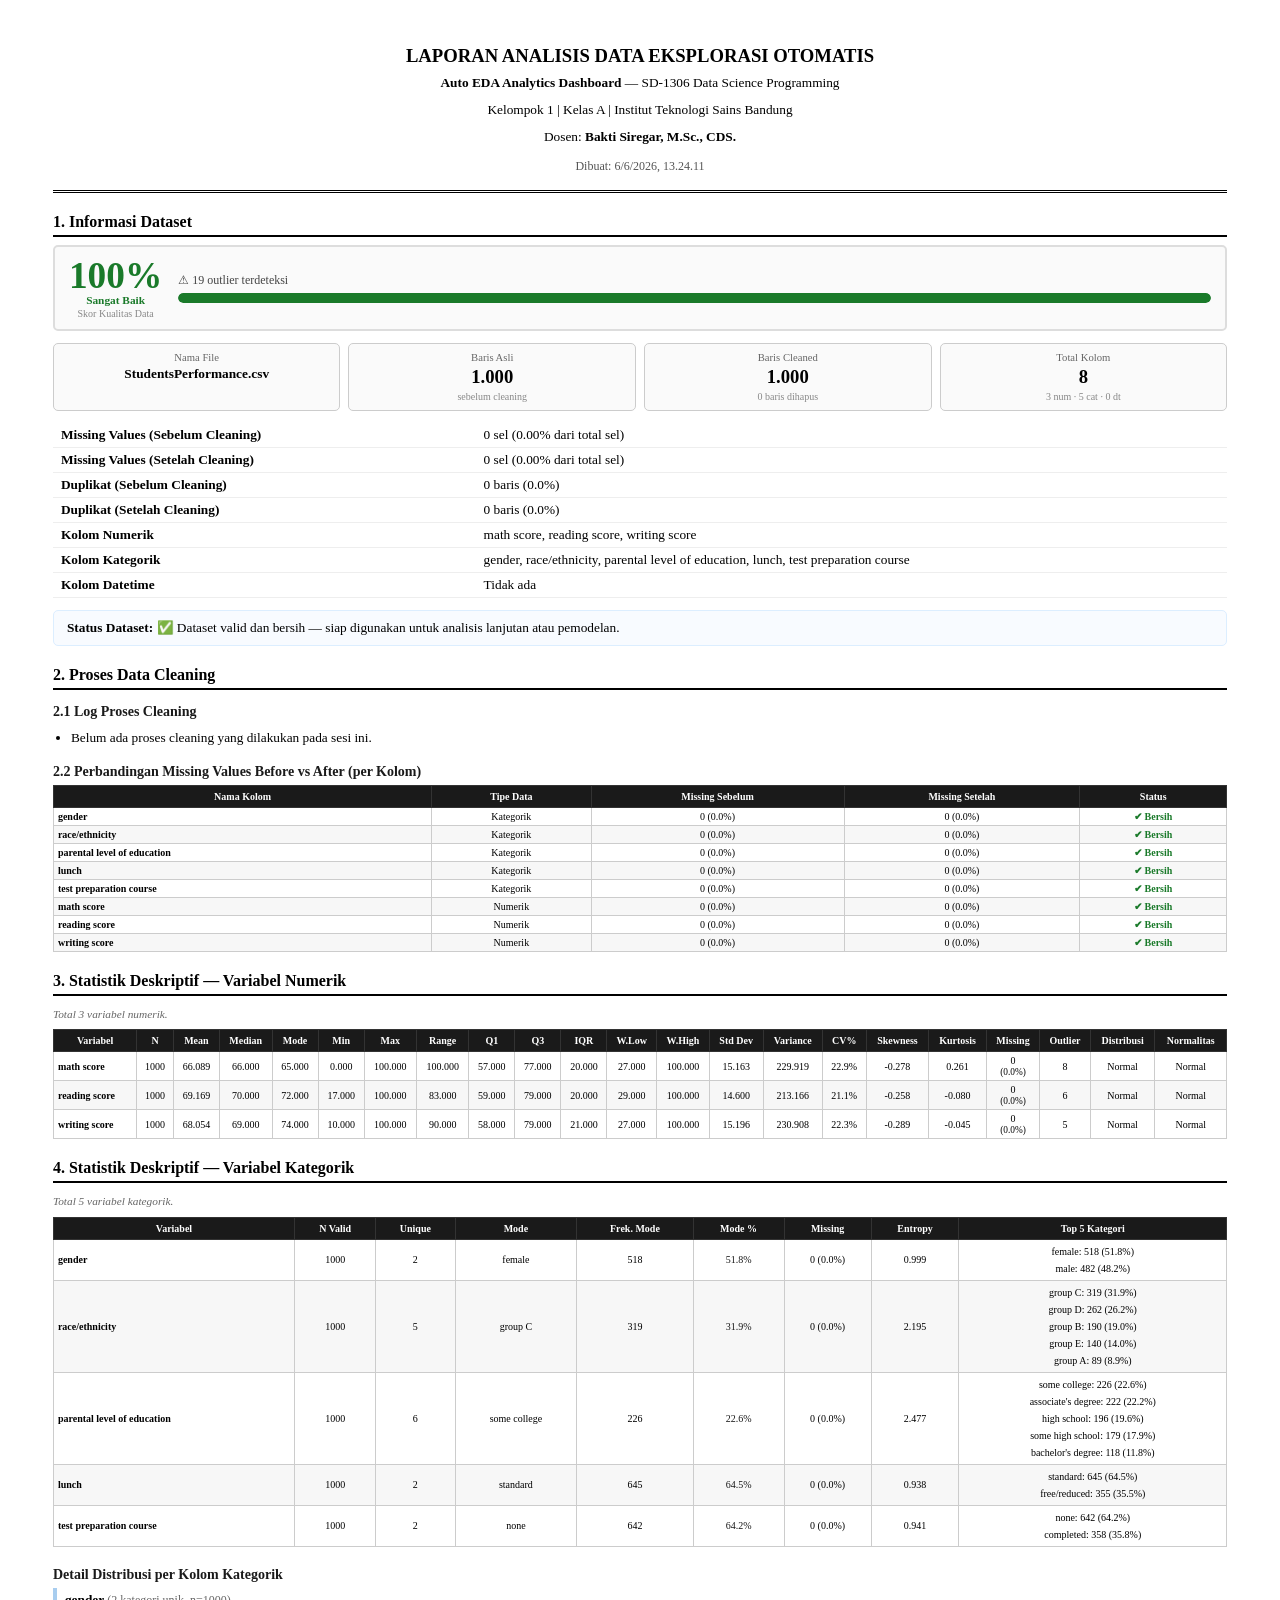
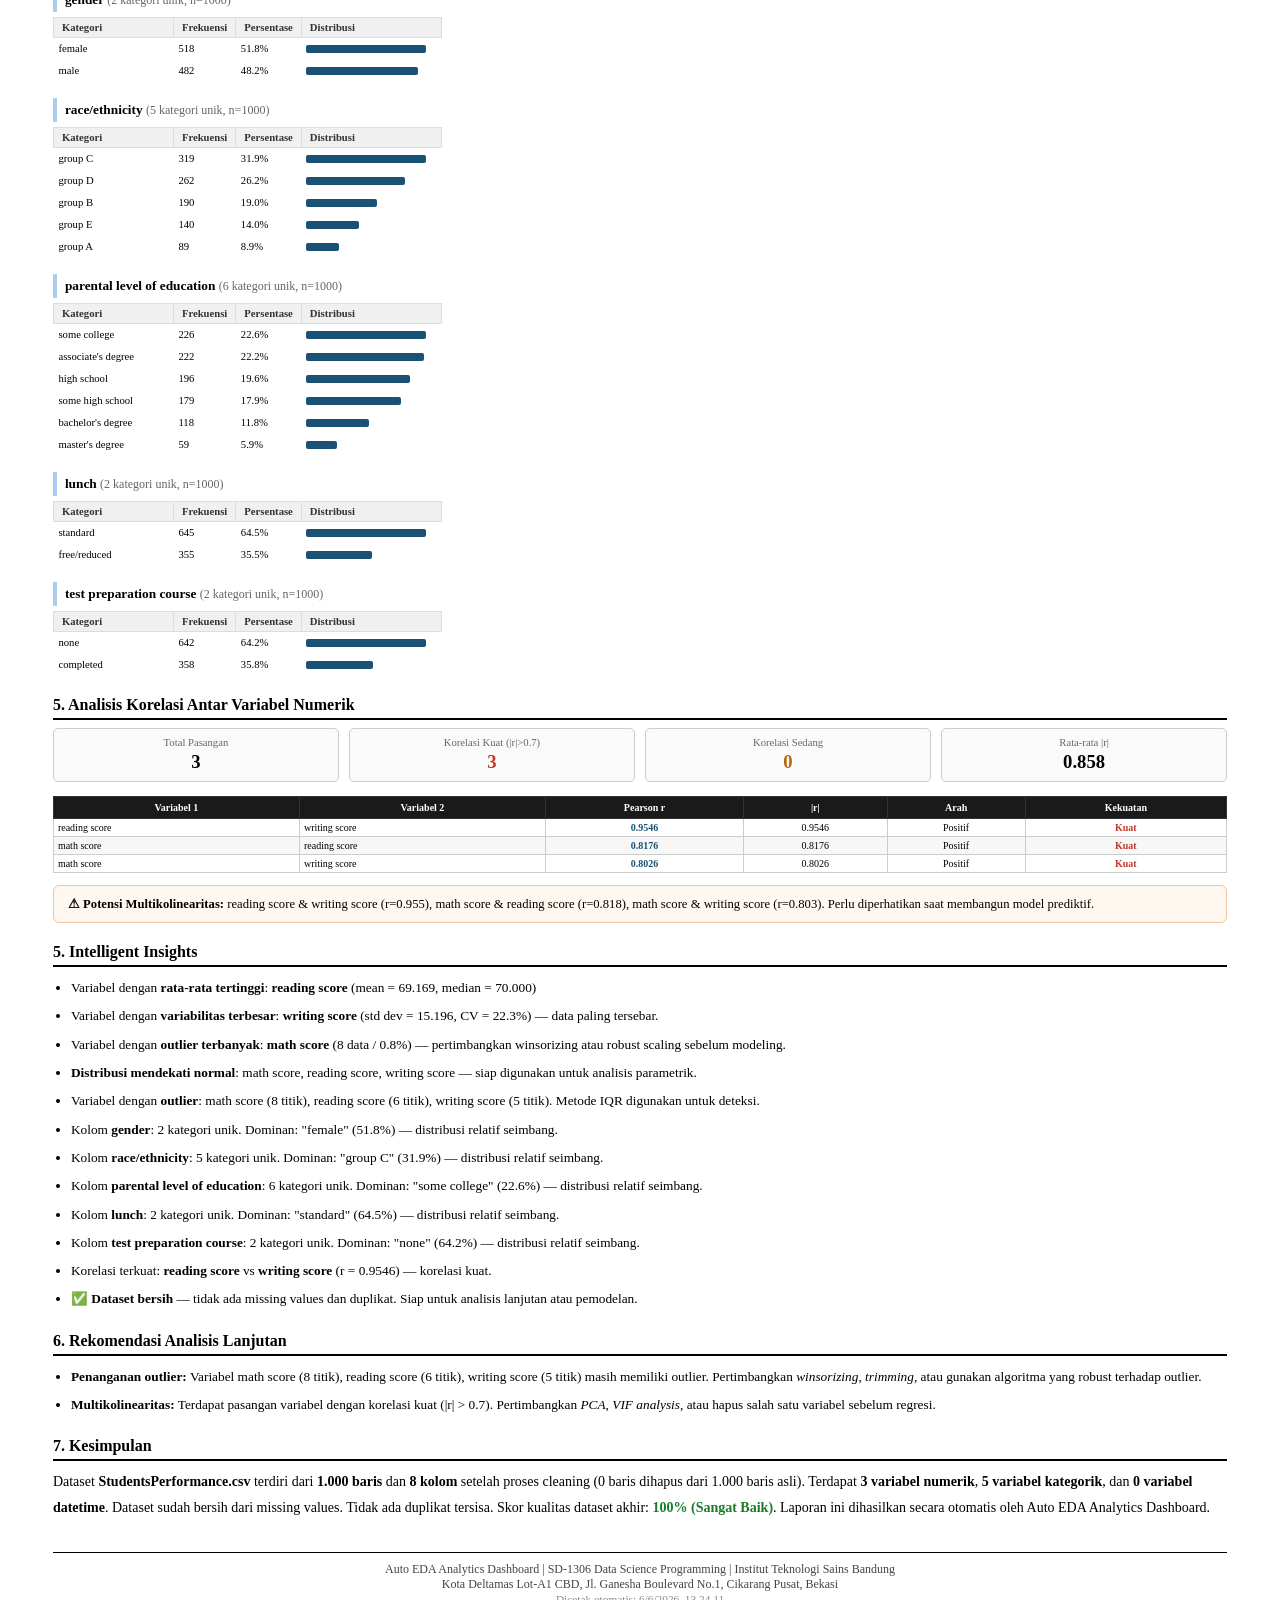
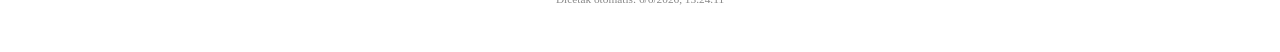
<file: data/processed/StudentsPerformance_clean_report.html>
<!DOCTYPE html>
<html lang="id">
<head>
  <meta charset="UTF-8">
  <title>Laporan EDA — StudentsPerformance.csv</title>
  <style>
    * { box-sizing: border-box; margin: 0; padding: 0; }
    body {
      font-family: "Times New Roman", serif;
      font-size: 10.5pt;
      color: #000;
      background: #fff;
      padding: 12mm 14mm;
    }
    h1 { font-size: 14pt; text-align: center; margin-bottom: 4px; }
    h2 {
      font-size: 12pt; margin: 20px 0 8px;
      border-bottom: 2px solid #000; padding-bottom: 4px;
      page-break-after: avoid;
    }
    h3 {
      font-size: 10.5pt; margin: 14px 0 5px;
      page-break-after: avoid; color: #1a1a1a;
    }
    p { line-height: 1.8; margin-top: 5px; font-size: 10.5pt; }
    .tbl-note { font-size: 8.5pt; color: #666; margin-bottom: 5px; font-style: italic; }

    .header {
      text-align: center; border-bottom: 3px double #000;
      padding-bottom: 12px; margin-bottom: 16px;
    }
    .header p { font-size: 10pt; margin-top: 3px; }

    .info-table { width: 100%; border-collapse: collapse; margin-bottom: 12px; }
    .info-table td { padding: 4px 8px; font-size: 10pt; vertical-align: top; border-bottom: 1px solid #eee; }
    .info-table td:first-child { font-weight: bold; width: 36%; white-space: nowrap; }

    .summary-grid {
      display: grid; grid-template-columns: repeat(4, 1fr);
      gap: 8px; margin-bottom: 12px;
    }
    .summary-box {
      border: 1px solid #ccc; border-radius: 5px;
      padding: 8px 10px; text-align: center; background: #fafafa;
    }
    .summary-box .label { font-size: 8pt; color: #666; margin-bottom: 3px; }
    .summary-box .value { font-size: 14pt; font-weight: 700; line-height: 1.2; }
    .summary-box .sub { font-size: 7.5pt; color: #888; margin-top: 2px; }

    .status-box {
      padding: 9px 13px; border-radius: 5px; margin-bottom: 10px;
      border: 1px solid #dceeff; background: #f8fbff; font-size: 10pt;
    }
    .quality-box {
      padding: 10px 14px; border-radius: 5px; margin-bottom: 12px;
      border: 2px solid #ddd; background: #fafafa;
      display: flex; align-items: center; gap: 16px;
    }

    table.data-tbl {
      width: 100%; border-collapse: collapse;
      margin-bottom: 12px; font-size: 7.5pt;
      table-layout: auto;
    }
    table.data-tbl th {
      background: #1a1a1a; color: #fff;
      padding: 5px 4px; text-align: center;
      font-size: 7.5pt; white-space: nowrap;
      border: 1px solid #333;
    }
    table.data-tbl td {
      border: 1px solid #ccc; padding: 3px 4px;
      text-align: center; vertical-align: middle;
      word-break: break-word;
    }
    table.data-tbl tr:nth-child(even) td { background: #f7f7f7; }
    table.data-tbl tr:hover td { background: #eef4ff; }

    ul { margin-left: 18px; line-height: 1.9; }
    li { margin-bottom: 3px; font-size: 10pt; }

    .footer {
      margin-top: 32px; border-top: 1px solid #000;
      padding-top: 9px; font-size: 9pt;
      text-align: center; color: #444;
    }
    .page-break { page-break-before: always; }
    .avoid-break { page-break-inside: avoid; }
    .section-note {
      font-size: 9pt; color: #555; background: #fffbe6;
      border-left: 3px solid #f5e642; padding: 6px 10px;
      margin-bottom: 10px; border-radius: 0 4px 4px 0;
    }

    @media print {
      body { padding: 0; }
      @page { margin: 12mm 12mm; size: A4 landscape; }
      .page-break { page-break-before: always; }
      .avoid-break { page-break-inside: avoid; }
      table.data-tbl { font-size: 7pt; }
      table.data-tbl th, table.data-tbl td { padding: 2px 3px; }
    }
  </style>
</head>
<body>

<!-- ══ HEADER ══════════════════════════════════════════════ -->
<div class="header">
  <h1>LAPORAN ANALISIS DATA EKSPLORASI OTOMATIS</h1>
  <p><strong>Auto EDA Analytics Dashboard</strong> — SD-1306 Data Science Programming</p>
  <p>Kelompok 1 | Kelas A | Institut Teknologi Sains Bandung</p>
  <p>Dosen: <strong>Bakti Siregar, M.Sc., CDS.</strong></p>
  <p style="margin-top:7px;font-size:9pt;color:#555;">Dibuat: 6/6/2026, 13.24.11</p>
</div>

<!-- ══ 1. INFORMASI DATASET ════════════════════════════════ -->
<h2>1. Informasi Dataset</h2>

<div class="quality-box avoid-break">
  <div style="text-align:center;min-width:80px;">
    <div style="font-size:28pt;font-weight:700;color:#1a7a2a;line-height:1;">100%</div>
    <div style="font-size:8.5pt;font-weight:700;color:#1a7a2a;">Sangat Baik</div>
    <div style="font-size:7.5pt;color:#888;margin-top:2px;">Skor Kualitas Data</div>
  </div>
  <div style="flex:1;">
    <div style="font-size:9pt;color:#444;margin-bottom:5px;">
      ⚠ 19 outlier terdeteksi
    </div>
    <div style="background:#eee;border-radius:10px;height:10px;width:100%;overflow:hidden;">
      <div style="background:#1a7a2a;height:100%;width:100%;border-radius:10px;"></div>
    </div>
  </div>
</div>

<div class="summary-grid avoid-break">
  <div class="summary-box">
    <div class="label">Nama File</div>
    <div class="value" style="font-size:10pt;word-break:break-all;">StudentsPerformance.csv</div>
  </div>
  <div class="summary-box">
    <div class="label">Baris Asli</div>
    <div class="value">1.000</div>
    <div class="sub">sebelum cleaning</div>
  </div>
  <div class="summary-box">
    <div class="label">Baris Cleaned</div>
    <div class="value">1.000</div>
    <div class="sub">0 baris dihapus</div>
  </div>
  <div class="summary-box">
    <div class="label">Total Kolom</div>
    <div class="value">8</div>
    <div class="sub">3 num · 5 cat · 0 dt</div>
  </div>
</div>

<table class="info-table avoid-break">
  <tr><td>Missing Values (Sebelum Cleaning)</td><td>0 sel (0.00% dari total sel)</td></tr>
  <tr><td>Missing Values (Setelah Cleaning)</td><td>0 sel (0.00% dari total sel)</td></tr>
  <tr><td>Duplikat (Sebelum Cleaning)</td><td>0 baris (0.0%)</td></tr>
  <tr><td>Duplikat (Setelah Cleaning)</td><td>0 baris (0.0%)</td></tr>
  <tr><td>Kolom Numerik</td><td>math score, reading score, writing score</td></tr>
  <tr><td>Kolom Kategorik</td><td>gender, race/ethnicity, parental level of education, lunch, test preparation course</td></tr>
  <tr><td>Kolom Datetime</td><td>Tidak ada</td></tr>
</table>

<div class="status-box avoid-break">
  <strong>Status Dataset:</strong>
  ✅ Dataset valid dan bersih — siap digunakan untuk analisis lanjutan atau pemodelan.
</div>

<!-- ══ 2. PROSES DATA CLEANING ═════════════════════════════ -->
<h2>2. Proses Data Cleaning</h2>
<div class="avoid-break">
  <h3>2.1 Log Proses Cleaning</h3>
  <ul><li>Belum ada proses cleaning yang dilakukan pada sesi ini.</li></ul>

  <h3 style="margin-top:14px;">2.2 Perbandingan Missing Values Before vs After (per Kolom)</h3>
  <table class="data-tbl">
    <thead><tr>
      <th>Nama Kolom</th><th>Tipe Data</th>
      <th>Missing Sebelum</th><th>Missing Setelah</th><th>Status</th>
    </tr></thead>
    <tbody><tr>
      <td style="text-align:left;font-weight:600;">gender</td>
      <td>Kategorik</td>
      <td>0 (0.0%)</td>
      <td>0 (0.0%)</td>
      <td style="color:#1a7a2a;font-weight:700;">✔ Bersih</td>
    </tr><tr>
      <td style="text-align:left;font-weight:600;">race/ethnicity</td>
      <td>Kategorik</td>
      <td>0 (0.0%)</td>
      <td>0 (0.0%)</td>
      <td style="color:#1a7a2a;font-weight:700;">✔ Bersih</td>
    </tr><tr>
      <td style="text-align:left;font-weight:600;">parental level of education</td>
      <td>Kategorik</td>
      <td>0 (0.0%)</td>
      <td>0 (0.0%)</td>
      <td style="color:#1a7a2a;font-weight:700;">✔ Bersih</td>
    </tr><tr>
      <td style="text-align:left;font-weight:600;">lunch</td>
      <td>Kategorik</td>
      <td>0 (0.0%)</td>
      <td>0 (0.0%)</td>
      <td style="color:#1a7a2a;font-weight:700;">✔ Bersih</td>
    </tr><tr>
      <td style="text-align:left;font-weight:600;">test preparation course</td>
      <td>Kategorik</td>
      <td>0 (0.0%)</td>
      <td>0 (0.0%)</td>
      <td style="color:#1a7a2a;font-weight:700;">✔ Bersih</td>
    </tr><tr>
      <td style="text-align:left;font-weight:600;">math score</td>
      <td>Numerik</td>
      <td>0 (0.0%)</td>
      <td>0 (0.0%)</td>
      <td style="color:#1a7a2a;font-weight:700;">✔ Bersih</td>
    </tr><tr>
      <td style="text-align:left;font-weight:600;">reading score</td>
      <td>Numerik</td>
      <td>0 (0.0%)</td>
      <td>0 (0.0%)</td>
      <td style="color:#1a7a2a;font-weight:700;">✔ Bersih</td>
    </tr><tr>
      <td style="text-align:left;font-weight:600;">writing score</td>
      <td>Numerik</td>
      <td>0 (0.0%)</td>
      <td>0 (0.0%)</td>
      <td style="color:#1a7a2a;font-weight:700;">✔ Bersih</td>
    </tr></tbody>
  </table>
</div>

<!-- ══ 3. STATISTIK NUMERIK ════════════════════════════════ -->

<div class="page-break"></div>
<h2>3. Statistik Deskriptif — Variabel Numerik</h2>

      
      <p class="tbl-note">Total 3 variabel numerik.</p>
      <div class="avoid-break">
        <table class="data-tbl">
          <thead><tr>
            <th>Variabel</th><th>N</th><th>Mean</th><th>Median</th><th>Mode</th>
            <th>Min</th><th>Max</th><th>Range</th><th>Q1</th><th>Q3</th><th>IQR</th>
            <th>W.Low</th><th>W.High</th><th>Std Dev</th><th>Variance</th><th>CV%</th>
            <th>Skewness</th><th>Kurtosis</th><th>Missing</th><th>Outlier</th>
            <th>Distribusi</th><th>Normalitas</th>
          </tr></thead>
          <tbody><tr>
      <td style="text-align:left;font-weight:600;white-space:nowrap;">math score</td>
      <td>1000</td>
      <td>66.089</td>
      <td>66.000</td>
      <td>65.000</td>
      <td>0.000</td>
      <td>100.000</td>
      <td>100.000</td>
      <td>57.000</td>
      <td>77.000</td>
      <td>20.000</td>
      <td>27.000</td>
      <td>100.000</td>
      <td>15.163</td>
      <td>229.919</td>
      <td>22.9%</td>
      <td>-0.278</td>
      <td>0.261</td>
      <td>0<br><span style="font-size:7pt;">(0.0%)</span></td>
      <td>8</td>
      <td>Normal</td>
      <td>Normal</td>
    </tr><tr>
      <td style="text-align:left;font-weight:600;white-space:nowrap;">reading score</td>
      <td>1000</td>
      <td>69.169</td>
      <td>70.000</td>
      <td>72.000</td>
      <td>17.000</td>
      <td>100.000</td>
      <td>83.000</td>
      <td>59.000</td>
      <td>79.000</td>
      <td>20.000</td>
      <td>29.000</td>
      <td>100.000</td>
      <td>14.600</td>
      <td>213.166</td>
      <td>21.1%</td>
      <td>-0.258</td>
      <td>-0.080</td>
      <td>0<br><span style="font-size:7pt;">(0.0%)</span></td>
      <td>6</td>
      <td>Normal</td>
      <td>Normal</td>
    </tr><tr>
      <td style="text-align:left;font-weight:600;white-space:nowrap;">writing score</td>
      <td>1000</td>
      <td>68.054</td>
      <td>69.000</td>
      <td>74.000</td>
      <td>10.000</td>
      <td>100.000</td>
      <td>90.000</td>
      <td>58.000</td>
      <td>79.000</td>
      <td>21.000</td>
      <td>27.000</td>
      <td>100.000</td>
      <td>15.196</td>
      <td>230.908</td>
      <td>22.3%</td>
      <td>-0.289</td>
      <td>-0.045</td>
      <td>0<br><span style="font-size:7pt;">(0.0%)</span></td>
      <td>5</td>
      <td>Normal</td>
      <td>Normal</td>
    </tr></tbody>
        </table>
      </div>


<!-- ══ 4. STATISTIK KATEGORIK ══════════════════════════════ -->

      <div class="page-break"></div>
      <h2>4. Statistik Deskriptif — Variabel Kategorik</h2>
      <p class="tbl-note">Total 5 variabel kategorik.</p>
      <div class="avoid-break">
        <table class="data-tbl">
          <thead><tr>
            <th>Variabel</th><th>N Valid</th><th>Unique</th><th>Mode</th>
            <th>Frek. Mode</th><th>Mode %</th><th>Missing</th>
            <th>Entropy</th><th>Top 5 Kategori</th>
          </tr></thead>
          <tbody><tr>
        <td style="text-align:left;font-weight:600;">gender</td>
        <td>1000</td>
        <td>2</td>
        <td>female</td>
        <td>518</td>
        <td style="color:#1a1a1a;font-weight:400;">51.8%</td>
        <td>0 (0.0%)</td>
        <td>0.999</td>
        <td style="font-size:7.5pt;line-height:1.7;">female: 518 (51.8%)<br>male: 482 (48.2%)</td>
      </tr><tr>
        <td style="text-align:left;font-weight:600;">race/ethnicity</td>
        <td>1000</td>
        <td>5</td>
        <td>group C</td>
        <td>319</td>
        <td style="color:#1a1a1a;font-weight:400;">31.9%</td>
        <td>0 (0.0%)</td>
        <td>2.195</td>
        <td style="font-size:7.5pt;line-height:1.7;">group C: 319 (31.9%)<br>group D: 262 (26.2%)<br>group B: 190 (19.0%)<br>group E: 140 (14.0%)<br>group A: 89 (8.9%)</td>
      </tr><tr>
        <td style="text-align:left;font-weight:600;">parental level of education</td>
        <td>1000</td>
        <td>6</td>
        <td>some college</td>
        <td>226</td>
        <td style="color:#1a1a1a;font-weight:400;">22.6%</td>
        <td>0 (0.0%)</td>
        <td>2.477</td>
        <td style="font-size:7.5pt;line-height:1.7;">some college: 226 (22.6%)<br>associate's degree: 222 (22.2%)<br>high school: 196 (19.6%)<br>some high school: 179 (17.9%)<br>bachelor's degree: 118 (11.8%)</td>
      </tr><tr>
        <td style="text-align:left;font-weight:600;">lunch</td>
        <td>1000</td>
        <td>2</td>
        <td>standard</td>
        <td>645</td>
        <td style="color:#1a1a1a;font-weight:400;">64.5%</td>
        <td>0 (0.0%)</td>
        <td>0.938</td>
        <td style="font-size:7.5pt;line-height:1.7;">standard: 645 (64.5%)<br>free/reduced: 355 (35.5%)</td>
      </tr><tr>
        <td style="text-align:left;font-weight:600;">test preparation course</td>
        <td>1000</td>
        <td>2</td>
        <td>none</td>
        <td>642</td>
        <td style="color:#1a1a1a;font-weight:400;">64.2%</td>
        <td>0 (0.0%)</td>
        <td>0.941</td>
        <td style="font-size:7.5pt;line-height:1.7;">none: 642 (64.2%)<br>completed: 358 (35.8%)</td>
      </tr></tbody>
        </table>
      </div>
      <h3 style="margin-top:20px;">Detail Distribusi per Kolom Kategorik</h3>
      
        <div class="avoid-break" style="margin-bottom:16px;">
          <p style="font-weight:700;font-size:10pt;margin-bottom:5px;border-left:4px solid #a8cdef;padding-left:8px;">gender <span style="font-weight:400;font-size:9pt;color:#666;">(2 kategori unik, n=1000)</span></p>
          <table style="width:auto;border-collapse:collapse;">
            <thead><tr>
              <th style="background:#f0f0f0;color:#333;padding:4px 8px;font-size:8pt;text-align:left;border:1px solid #ddd;min-width:120px;">Kategori</th>
              <th style="background:#f0f0f0;color:#333;padding:4px 8px;font-size:8pt;border:1px solid #ddd;">Frekuensi</th>
              <th style="background:#f0f0f0;color:#333;padding:4px 8px;font-size:8pt;border:1px solid #ddd;">Persentase</th>
              <th style="background:#f0f0f0;color:#333;padding:4px 8px;font-size:8pt;text-align:left;border:1px solid #ddd;min-width:140px;">Distribusi</th>
            </tr></thead>
            <tbody><tr>
          <td style="text-align:left;padding:3px 5px;font-size:8pt;">female</td>
          <td style="padding:3px 5px;font-size:8pt;">518</td>
          <td style="padding:3px 5px;font-size:8pt;">51.8%</td>
          <td style="padding:3px 5px;">
            <div style="background:#1a5276;height:8px;width:120px;border-radius:2px;display:inline-block;"></div>
          </td>
        </tr><tr>
          <td style="text-align:left;padding:3px 5px;font-size:8pt;">male</td>
          <td style="padding:3px 5px;font-size:8pt;">482</td>
          <td style="padding:3px 5px;font-size:8pt;">48.2%</td>
          <td style="padding:3px 5px;">
            <div style="background:#1a5276;height:8px;width:112px;border-radius:2px;display:inline-block;"></div>
          </td>
        </tr></tbody>
          </table>
        </div>
        <div class="avoid-break" style="margin-bottom:16px;">
          <p style="font-weight:700;font-size:10pt;margin-bottom:5px;border-left:4px solid #a8cdef;padding-left:8px;">race/ethnicity <span style="font-weight:400;font-size:9pt;color:#666;">(5 kategori unik, n=1000)</span></p>
          <table style="width:auto;border-collapse:collapse;">
            <thead><tr>
              <th style="background:#f0f0f0;color:#333;padding:4px 8px;font-size:8pt;text-align:left;border:1px solid #ddd;min-width:120px;">Kategori</th>
              <th style="background:#f0f0f0;color:#333;padding:4px 8px;font-size:8pt;border:1px solid #ddd;">Frekuensi</th>
              <th style="background:#f0f0f0;color:#333;padding:4px 8px;font-size:8pt;border:1px solid #ddd;">Persentase</th>
              <th style="background:#f0f0f0;color:#333;padding:4px 8px;font-size:8pt;text-align:left;border:1px solid #ddd;min-width:140px;">Distribusi</th>
            </tr></thead>
            <tbody><tr>
          <td style="text-align:left;padding:3px 5px;font-size:8pt;">group C</td>
          <td style="padding:3px 5px;font-size:8pt;">319</td>
          <td style="padding:3px 5px;font-size:8pt;">31.9%</td>
          <td style="padding:3px 5px;">
            <div style="background:#1a5276;height:8px;width:120px;border-radius:2px;display:inline-block;"></div>
          </td>
        </tr><tr>
          <td style="text-align:left;padding:3px 5px;font-size:8pt;">group D</td>
          <td style="padding:3px 5px;font-size:8pt;">262</td>
          <td style="padding:3px 5px;font-size:8pt;">26.2%</td>
          <td style="padding:3px 5px;">
            <div style="background:#1a5276;height:8px;width:99px;border-radius:2px;display:inline-block;"></div>
          </td>
        </tr><tr>
          <td style="text-align:left;padding:3px 5px;font-size:8pt;">group B</td>
          <td style="padding:3px 5px;font-size:8pt;">190</td>
          <td style="padding:3px 5px;font-size:8pt;">19.0%</td>
          <td style="padding:3px 5px;">
            <div style="background:#1a5276;height:8px;width:71px;border-radius:2px;display:inline-block;"></div>
          </td>
        </tr><tr>
          <td style="text-align:left;padding:3px 5px;font-size:8pt;">group E</td>
          <td style="padding:3px 5px;font-size:8pt;">140</td>
          <td style="padding:3px 5px;font-size:8pt;">14.0%</td>
          <td style="padding:3px 5px;">
            <div style="background:#1a5276;height:8px;width:53px;border-radius:2px;display:inline-block;"></div>
          </td>
        </tr><tr>
          <td style="text-align:left;padding:3px 5px;font-size:8pt;">group A</td>
          <td style="padding:3px 5px;font-size:8pt;">89</td>
          <td style="padding:3px 5px;font-size:8pt;">8.9%</td>
          <td style="padding:3px 5px;">
            <div style="background:#1a5276;height:8px;width:33px;border-radius:2px;display:inline-block;"></div>
          </td>
        </tr></tbody>
          </table>
        </div>
        <div class="avoid-break" style="margin-bottom:16px;">
          <p style="font-weight:700;font-size:10pt;margin-bottom:5px;border-left:4px solid #a8cdef;padding-left:8px;">parental level of education <span style="font-weight:400;font-size:9pt;color:#666;">(6 kategori unik, n=1000)</span></p>
          <table style="width:auto;border-collapse:collapse;">
            <thead><tr>
              <th style="background:#f0f0f0;color:#333;padding:4px 8px;font-size:8pt;text-align:left;border:1px solid #ddd;min-width:120px;">Kategori</th>
              <th style="background:#f0f0f0;color:#333;padding:4px 8px;font-size:8pt;border:1px solid #ddd;">Frekuensi</th>
              <th style="background:#f0f0f0;color:#333;padding:4px 8px;font-size:8pt;border:1px solid #ddd;">Persentase</th>
              <th style="background:#f0f0f0;color:#333;padding:4px 8px;font-size:8pt;text-align:left;border:1px solid #ddd;min-width:140px;">Distribusi</th>
            </tr></thead>
            <tbody><tr>
          <td style="text-align:left;padding:3px 5px;font-size:8pt;">some college</td>
          <td style="padding:3px 5px;font-size:8pt;">226</td>
          <td style="padding:3px 5px;font-size:8pt;">22.6%</td>
          <td style="padding:3px 5px;">
            <div style="background:#1a5276;height:8px;width:120px;border-radius:2px;display:inline-block;"></div>
          </td>
        </tr><tr>
          <td style="text-align:left;padding:3px 5px;font-size:8pt;">associate's degree</td>
          <td style="padding:3px 5px;font-size:8pt;">222</td>
          <td style="padding:3px 5px;font-size:8pt;">22.2%</td>
          <td style="padding:3px 5px;">
            <div style="background:#1a5276;height:8px;width:118px;border-radius:2px;display:inline-block;"></div>
          </td>
        </tr><tr>
          <td style="text-align:left;padding:3px 5px;font-size:8pt;">high school</td>
          <td style="padding:3px 5px;font-size:8pt;">196</td>
          <td style="padding:3px 5px;font-size:8pt;">19.6%</td>
          <td style="padding:3px 5px;">
            <div style="background:#1a5276;height:8px;width:104px;border-radius:2px;display:inline-block;"></div>
          </td>
        </tr><tr>
          <td style="text-align:left;padding:3px 5px;font-size:8pt;">some high school</td>
          <td style="padding:3px 5px;font-size:8pt;">179</td>
          <td style="padding:3px 5px;font-size:8pt;">17.9%</td>
          <td style="padding:3px 5px;">
            <div style="background:#1a5276;height:8px;width:95px;border-radius:2px;display:inline-block;"></div>
          </td>
        </tr><tr>
          <td style="text-align:left;padding:3px 5px;font-size:8pt;">bachelor's degree</td>
          <td style="padding:3px 5px;font-size:8pt;">118</td>
          <td style="padding:3px 5px;font-size:8pt;">11.8%</td>
          <td style="padding:3px 5px;">
            <div style="background:#1a5276;height:8px;width:63px;border-radius:2px;display:inline-block;"></div>
          </td>
        </tr><tr>
          <td style="text-align:left;padding:3px 5px;font-size:8pt;">master's degree</td>
          <td style="padding:3px 5px;font-size:8pt;">59</td>
          <td style="padding:3px 5px;font-size:8pt;">5.9%</td>
          <td style="padding:3px 5px;">
            <div style="background:#1a5276;height:8px;width:31px;border-radius:2px;display:inline-block;"></div>
          </td>
        </tr></tbody>
          </table>
        </div>
        <div class="avoid-break" style="margin-bottom:16px;">
          <p style="font-weight:700;font-size:10pt;margin-bottom:5px;border-left:4px solid #a8cdef;padding-left:8px;">lunch <span style="font-weight:400;font-size:9pt;color:#666;">(2 kategori unik, n=1000)</span></p>
          <table style="width:auto;border-collapse:collapse;">
            <thead><tr>
              <th style="background:#f0f0f0;color:#333;padding:4px 8px;font-size:8pt;text-align:left;border:1px solid #ddd;min-width:120px;">Kategori</th>
              <th style="background:#f0f0f0;color:#333;padding:4px 8px;font-size:8pt;border:1px solid #ddd;">Frekuensi</th>
              <th style="background:#f0f0f0;color:#333;padding:4px 8px;font-size:8pt;border:1px solid #ddd;">Persentase</th>
              <th style="background:#f0f0f0;color:#333;padding:4px 8px;font-size:8pt;text-align:left;border:1px solid #ddd;min-width:140px;">Distribusi</th>
            </tr></thead>
            <tbody><tr>
          <td style="text-align:left;padding:3px 5px;font-size:8pt;">standard</td>
          <td style="padding:3px 5px;font-size:8pt;">645</td>
          <td style="padding:3px 5px;font-size:8pt;">64.5%</td>
          <td style="padding:3px 5px;">
            <div style="background:#1a5276;height:8px;width:120px;border-radius:2px;display:inline-block;"></div>
          </td>
        </tr><tr>
          <td style="text-align:left;padding:3px 5px;font-size:8pt;">free/reduced</td>
          <td style="padding:3px 5px;font-size:8pt;">355</td>
          <td style="padding:3px 5px;font-size:8pt;">35.5%</td>
          <td style="padding:3px 5px;">
            <div style="background:#1a5276;height:8px;width:66px;border-radius:2px;display:inline-block;"></div>
          </td>
        </tr></tbody>
          </table>
        </div>
        <div class="avoid-break" style="margin-bottom:16px;">
          <p style="font-weight:700;font-size:10pt;margin-bottom:5px;border-left:4px solid #a8cdef;padding-left:8px;">test preparation course <span style="font-weight:400;font-size:9pt;color:#666;">(2 kategori unik, n=1000)</span></p>
          <table style="width:auto;border-collapse:collapse;">
            <thead><tr>
              <th style="background:#f0f0f0;color:#333;padding:4px 8px;font-size:8pt;text-align:left;border:1px solid #ddd;min-width:120px;">Kategori</th>
              <th style="background:#f0f0f0;color:#333;padding:4px 8px;font-size:8pt;border:1px solid #ddd;">Frekuensi</th>
              <th style="background:#f0f0f0;color:#333;padding:4px 8px;font-size:8pt;border:1px solid #ddd;">Persentase</th>
              <th style="background:#f0f0f0;color:#333;padding:4px 8px;font-size:8pt;text-align:left;border:1px solid #ddd;min-width:140px;">Distribusi</th>
            </tr></thead>
            <tbody><tr>
          <td style="text-align:left;padding:3px 5px;font-size:8pt;">none</td>
          <td style="padding:3px 5px;font-size:8pt;">642</td>
          <td style="padding:3px 5px;font-size:8pt;">64.2%</td>
          <td style="padding:3px 5px;">
            <div style="background:#1a5276;height:8px;width:120px;border-radius:2px;display:inline-block;"></div>
          </td>
        </tr><tr>
          <td style="text-align:left;padding:3px 5px;font-size:8pt;">completed</td>
          <td style="padding:3px 5px;font-size:8pt;">358</td>
          <td style="padding:3px 5px;font-size:8pt;">35.8%</td>
          <td style="padding:3px 5px;">
            <div style="background:#1a5276;height:8px;width:67px;border-radius:2px;display:inline-block;"></div>
          </td>
        </tr></tbody>
          </table>
        </div>

<!-- ══ 5. KORELASI ═════════════════════════════════════════ -->

      <div class="page-break"></div>
      <h2>5. Analisis Korelasi Antar Variabel Numerik</h2>
      <div class="avoid-break" style="display:grid;grid-template-columns:repeat(4,1fr);gap:10px;margin-bottom:14px;">
        <div class="summary-box"><div class="label">Total Pasangan</div><div class="value">3</div></div>
        <div class="summary-box"><div class="label">Korelasi Kuat (|r|>0.7)</div><div class="value" style="color:#c0392b;">3</div></div>
        <div class="summary-box"><div class="label">Korelasi Sedang</div><div class="value" style="color:#b8660a;">0</div></div>
        <div class="summary-box"><div class="label">Rata-rata |r|</div><div class="value">0.858</div></div>
      </div>
      <div class="avoid-break">
        <table class="data-tbl">
          <thead><tr>
            <th>Variabel 1</th><th>Variabel 2</th>
            <th>Pearson r</th><th>|r|</th><th>Arah</th><th>Kekuatan</th>
          </tr></thead>
          <tbody><tr>
      <td style="text-align:left;">reading score</td>
      <td style="text-align:left;">writing score</td>
      <td style="font-weight:700;color:#1a5276;">0.9546</td>
      <td>0.9546</td>
      <td>Positif</td>
      <td style="font-weight:600;color:#c0392b">Kuat</td>
    </tr><tr>
      <td style="text-align:left;">math score</td>
      <td style="text-align:left;">reading score</td>
      <td style="font-weight:700;color:#1a5276;">0.8176</td>
      <td>0.8176</td>
      <td>Positif</td>
      <td style="font-weight:600;color:#c0392b">Kuat</td>
    </tr><tr>
      <td style="text-align:left;">math score</td>
      <td style="text-align:left;">writing score</td>
      <td style="font-weight:700;color:#1a5276;">0.8026</td>
      <td>0.8026</td>
      <td>Positif</td>
      <td style="font-weight:600;color:#c0392b">Kuat</td>
    </tr></tbody>
        </table>
      </div>
      
      <div class="avoid-break" style="margin-top:10px;padding:10px 14px;background:#fff8f0;border:1px solid #f4c4a0;border-radius:6px;font-size:9.5pt;">
        <strong>⚠ Potensi Multikolinearitas:</strong> reading score & writing score (r=0.955), math score & reading score (r=0.818), math score & writing score (r=0.803). Perlu diperhatikan saat membangun model prediktif.
      </div>

<!-- ══ TIME SERIES ════════════════════════════════════════ -->


<!-- ══ INTELLIGENT INSIGHTS ═══════════════════════════════ -->
<div class="page-break"></div>
<h2>5. Intelligent Insights</h2>
<ul class="avoid-break"><li>Variabel dengan <strong>rata-rata tertinggi</strong>: <strong>reading score</strong> (mean = 69.169, median = 70.000)</li><li>Variabel dengan <strong>variabilitas terbesar</strong>: <strong>writing score</strong> (std dev = 15.196, CV = 22.3%) — data paling tersebar.</li><li>Variabel dengan <strong>outlier terbanyak</strong>: <strong>math score</strong> (8 data / 0.8%) — pertimbangkan winsorizing atau robust scaling sebelum modeling.</li><li><strong>Distribusi mendekati normal</strong>: math score, reading score, writing score — siap digunakan untuk analisis parametrik.</li><li>Variabel dengan <strong>outlier</strong>: math score (8 titik), reading score (6 titik), writing score (5 titik). Metode IQR digunakan untuk deteksi.</li><li>Kolom <strong>gender</strong>: 2 kategori unik. Dominan: "female" (51.8%) — distribusi relatif seimbang.</li><li>Kolom <strong>race/ethnicity</strong>: 5 kategori unik. Dominan: "group C" (31.9%) — distribusi relatif seimbang.</li><li>Kolom <strong>parental level of education</strong>: 6 kategori unik. Dominan: "some college" (22.6%) — distribusi relatif seimbang.</li><li>Kolom <strong>lunch</strong>: 2 kategori unik. Dominan: "standard" (64.5%) — distribusi relatif seimbang.</li><li>Kolom <strong>test preparation course</strong>: 2 kategori unik. Dominan: "none" (64.2%) — distribusi relatif seimbang.</li><li>Korelasi terkuat: <strong>reading score</strong> vs <strong>writing score</strong> (r = 0.9546) — korelasi kuat.</li><li>✅ <strong>Dataset bersih</strong> — tidak ada missing values dan duplikat. Siap untuk analisis lanjutan atau pemodelan.</li></ul>

<!-- ══ REKOMENDASI ═════════════════════════════════════════ -->
<h2 style="margin-top:20px;">6. Rekomendasi Analisis Lanjutan</h2>
<ul class="avoid-break"><li><strong>Penanganan outlier:</strong> Variabel math score (8 titik), reading score (6 titik), writing score (5 titik) masih memiliki outlier. Pertimbangkan <em>winsorizing</em>, <em>trimming</em>, atau gunakan algoritma yang robust terhadap outlier.</li><li><strong>Multikolinearitas:</strong> Terdapat pasangan variabel dengan korelasi kuat (|r| > 0.7). Pertimbangkan <em>PCA</em>, <em>VIF analysis</em>, atau hapus salah satu variabel sebelum regresi.</li></ul>

<!-- ══ KESIMPULAN ══════════════════════════════════════════ -->
<h2 style="margin-top:20px;">7. Kesimpulan</h2>
<p class="avoid-break">
  Dataset <strong>StudentsPerformance.csv</strong> terdiri dari
  <strong>1.000 baris</strong> dan
  <strong>8 kolom</strong> setelah proses cleaning
  (0 baris dihapus dari 1.000 baris asli).
  Terdapat <strong>3 variabel numerik</strong>,
  <strong>5 variabel kategorik</strong>,
  dan <strong>0 variabel datetime</strong>.
  Dataset sudah bersih dari missing values.
   Tidak ada duplikat tersisa.
  Skor kualitas dataset akhir: <strong style="color:#1a7a2a;">100% (Sangat Baik)</strong>.
  Laporan ini dihasilkan secara otomatis oleh Auto EDA Analytics Dashboard.
</p>

<div class="footer">
  Auto EDA Analytics Dashboard | SD-1306 Data Science Programming | Institut Teknologi Sains Bandung<br>
  Kota Deltamas Lot-A1 CBD, Jl. Ganesha Boulevard No.1, Cikarang Pusat, Bekasi<br>
  <span style="font-size:8.5pt;color:#888;">Dicetak otomatis: 6/6/2026, 13.24.11</span>
</div>

<script>window.onload = () => window.print();</script>
</body>
</html>
</file>
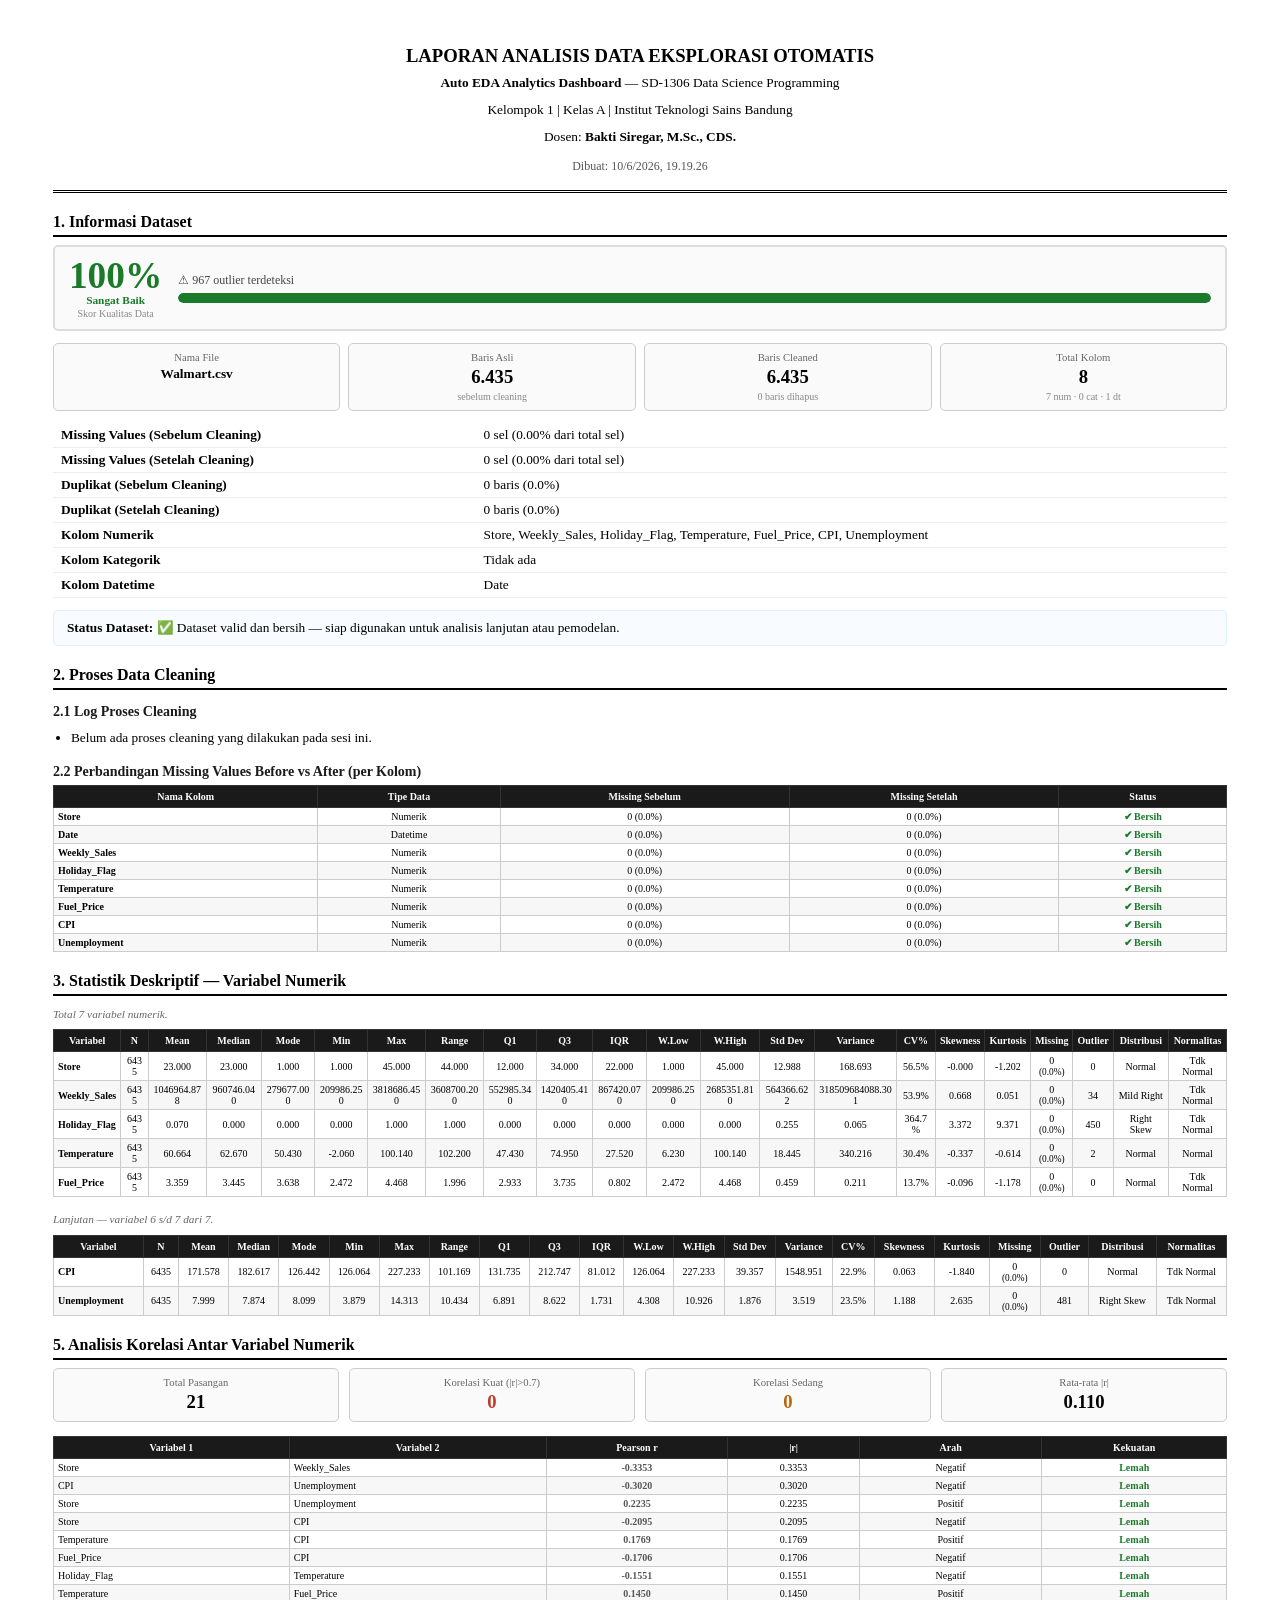
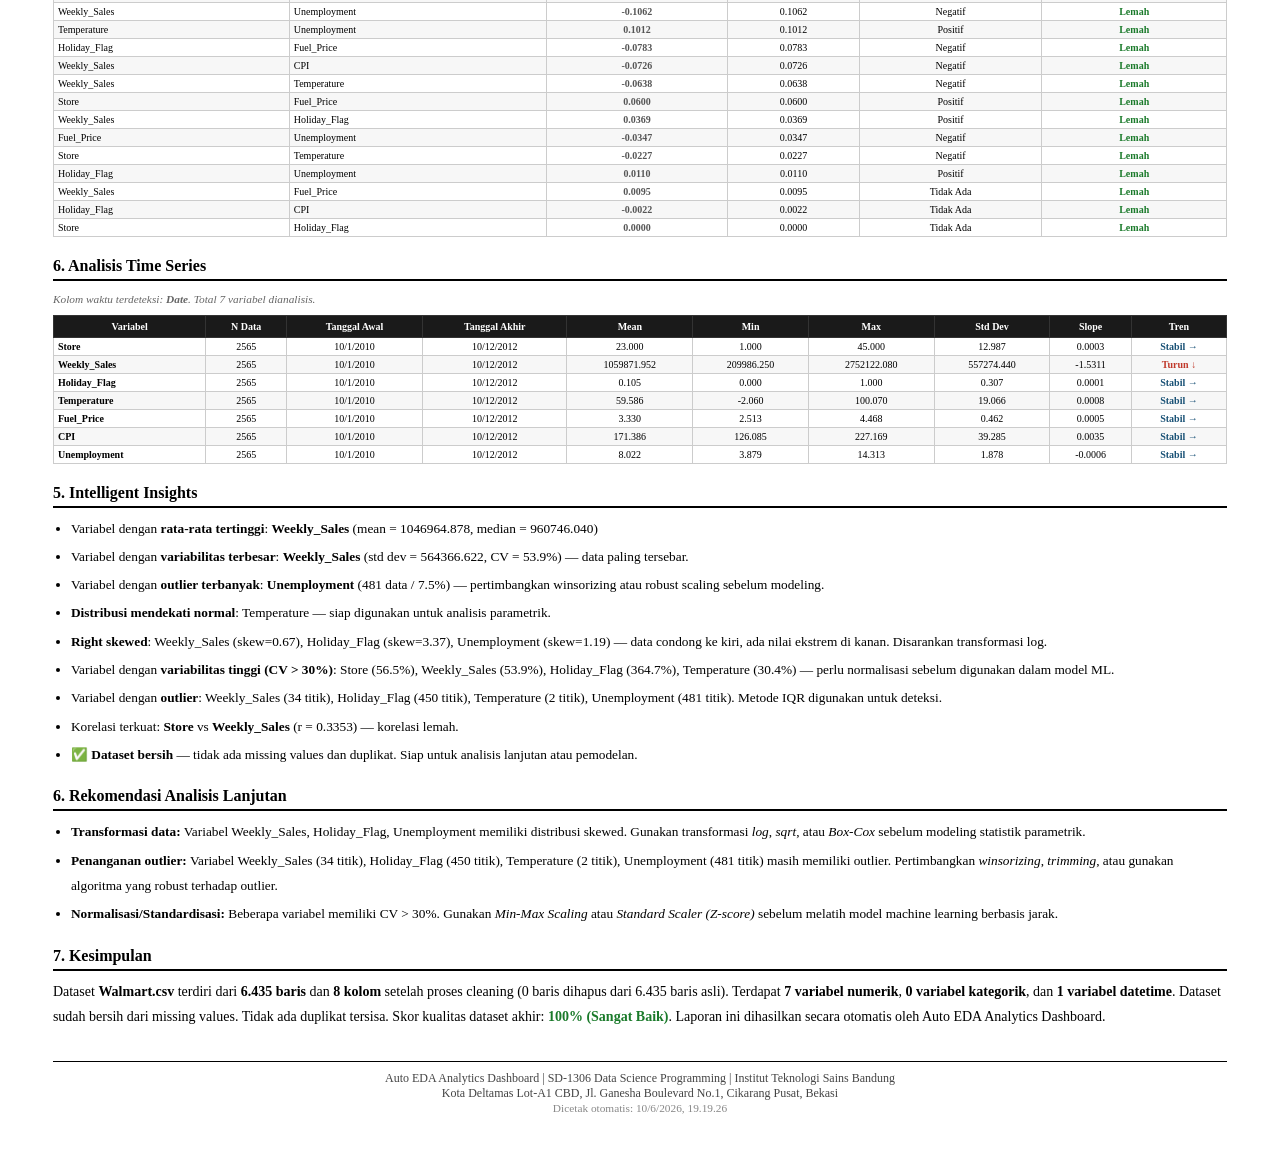
<file: data/processed/Walmart_clean_report.html>
<!DOCTYPE html>
<html lang="id">
<head>
  <meta charset="UTF-8">
  <title>Laporan EDA — Walmart.csv</title>
  <style>
    * { box-sizing: border-box; margin: 0; padding: 0; }
    body {
      font-family: "Times New Roman", serif;
      font-size: 10.5pt;
      color: #000;
      background: #fff;
      padding: 12mm 14mm;
    }
    h1 { font-size: 14pt; text-align: center; margin-bottom: 4px; }
    h2 {
      font-size: 12pt; margin: 20px 0 8px;
      border-bottom: 2px solid #000; padding-bottom: 4px;
      page-break-after: avoid;
    }
    h3 {
      font-size: 10.5pt; margin: 14px 0 5px;
      page-break-after: avoid; color: #1a1a1a;
    }
    p { line-height: 1.8; margin-top: 5px; font-size: 10.5pt; }
    .tbl-note { font-size: 8.5pt; color: #666; margin-bottom: 5px; font-style: italic; }

    .header {
      text-align: center; border-bottom: 3px double #000;
      padding-bottom: 12px; margin-bottom: 16px;
    }
    .header p { font-size: 10pt; margin-top: 3px; }

    .info-table { width: 100%; border-collapse: collapse; margin-bottom: 12px; }
    .info-table td { padding: 4px 8px; font-size: 10pt; vertical-align: top; border-bottom: 1px solid #eee; }
    .info-table td:first-child { font-weight: bold; width: 36%; white-space: nowrap; }

    .summary-grid {
      display: grid; grid-template-columns: repeat(4, 1fr);
      gap: 8px; margin-bottom: 12px;
    }
    .summary-box {
      border: 1px solid #ccc; border-radius: 5px;
      padding: 8px 10px; text-align: center; background: #fafafa;
    }
    .summary-box .label { font-size: 8pt; color: #666; margin-bottom: 3px; }
    .summary-box .value { font-size: 14pt; font-weight: 700; line-height: 1.2; }
    .summary-box .sub { font-size: 7.5pt; color: #888; margin-top: 2px; }

    .status-box {
      padding: 9px 13px; border-radius: 5px; margin-bottom: 10px;
      border: 1px solid #dceeff; background: #f8fbff; font-size: 10pt;
    }
    .quality-box {
      padding: 10px 14px; border-radius: 5px; margin-bottom: 12px;
      border: 2px solid #ddd; background: #fafafa;
      display: flex; align-items: center; gap: 16px;
    }

    table.data-tbl {
      width: 100%; border-collapse: collapse;
      margin-bottom: 12px; font-size: 7.5pt;
      table-layout: auto;
    }
    table.data-tbl th {
      background: #1a1a1a; color: #fff;
      padding: 5px 4px; text-align: center;
      font-size: 7.5pt; white-space: nowrap;
      border: 1px solid #333;
    }
    table.data-tbl td {
      border: 1px solid #ccc; padding: 3px 4px;
      text-align: center; vertical-align: middle;
      word-break: break-word;
    }
    table.data-tbl tr:nth-child(even) td { background: #f7f7f7; }
    table.data-tbl tr:hover td { background: #eef4ff; }

    ul { margin-left: 18px; line-height: 1.9; }
    li { margin-bottom: 3px; font-size: 10pt; }

    .footer {
      margin-top: 32px; border-top: 1px solid #000;
      padding-top: 9px; font-size: 9pt;
      text-align: center; color: #444;
    }
    .page-break { page-break-before: always; }
    .avoid-break { page-break-inside: avoid; }
    .section-note {
      font-size: 9pt; color: #555; background: #fffbe6;
      border-left: 3px solid #f5e642; padding: 6px 10px;
      margin-bottom: 10px; border-radius: 0 4px 4px 0;
    }

    @media print {
      body { padding: 0; }
      @page { margin: 12mm 12mm; size: A4 landscape; }
      .page-break { page-break-before: always; }
      .avoid-break { page-break-inside: avoid; }
      table.data-tbl { font-size: 7pt; }
      table.data-tbl th, table.data-tbl td { padding: 2px 3px; }
    }
  </style>
</head>
<body>

<!-- ══ HEADER ══════════════════════════════════════════════ -->
<div class="header">
  <h1>LAPORAN ANALISIS DATA EKSPLORASI OTOMATIS</h1>
  <p><strong>Auto EDA Analytics Dashboard</strong> — SD-1306 Data Science Programming</p>
  <p>Kelompok 1 | Kelas A | Institut Teknologi Sains Bandung</p>
  <p>Dosen: <strong>Bakti Siregar, M.Sc., CDS.</strong></p>
  <p style="margin-top:7px;font-size:9pt;color:#555;">Dibuat: 10/6/2026, 19.19.26</p>
</div>

<!-- ══ 1. INFORMASI DATASET ════════════════════════════════ -->
<h2>1. Informasi Dataset</h2>

<div class="quality-box avoid-break">
  <div style="text-align:center;min-width:80px;">
    <div style="font-size:28pt;font-weight:700;color:#1a7a2a;line-height:1;">100%</div>
    <div style="font-size:8.5pt;font-weight:700;color:#1a7a2a;">Sangat Baik</div>
    <div style="font-size:7.5pt;color:#888;margin-top:2px;">Skor Kualitas Data</div>
  </div>
  <div style="flex:1;">
    <div style="font-size:9pt;color:#444;margin-bottom:5px;">
      ⚠ 967 outlier terdeteksi
    </div>
    <div style="background:#eee;border-radius:10px;height:10px;width:100%;overflow:hidden;">
      <div style="background:#1a7a2a;height:100%;width:100%;border-radius:10px;"></div>
    </div>
  </div>
</div>

<div class="summary-grid avoid-break">
  <div class="summary-box">
    <div class="label">Nama File</div>
    <div class="value" style="font-size:10pt;word-break:break-all;">Walmart.csv</div>
  </div>
  <div class="summary-box">
    <div class="label">Baris Asli</div>
    <div class="value">6.435</div>
    <div class="sub">sebelum cleaning</div>
  </div>
  <div class="summary-box">
    <div class="label">Baris Cleaned</div>
    <div class="value">6.435</div>
    <div class="sub">0 baris dihapus</div>
  </div>
  <div class="summary-box">
    <div class="label">Total Kolom</div>
    <div class="value">8</div>
    <div class="sub">7 num · 0 cat · 1 dt</div>
  </div>
</div>

<table class="info-table avoid-break">
  <tr><td>Missing Values (Sebelum Cleaning)</td><td>0 sel (0.00% dari total sel)</td></tr>
  <tr><td>Missing Values (Setelah Cleaning)</td><td>0 sel (0.00% dari total sel)</td></tr>
  <tr><td>Duplikat (Sebelum Cleaning)</td><td>0 baris (0.0%)</td></tr>
  <tr><td>Duplikat (Setelah Cleaning)</td><td>0 baris (0.0%)</td></tr>
  <tr><td>Kolom Numerik</td><td>Store, Weekly_Sales, Holiday_Flag, Temperature, Fuel_Price, CPI, Unemployment</td></tr>
  <tr><td>Kolom Kategorik</td><td>Tidak ada</td></tr>
  <tr><td>Kolom Datetime</td><td>Date</td></tr>
</table>

<div class="status-box avoid-break">
  <strong>Status Dataset:</strong>
  ✅ Dataset valid dan bersih — siap digunakan untuk analisis lanjutan atau pemodelan.
</div>

<!-- ══ 2. PROSES DATA CLEANING ═════════════════════════════ -->
<h2>2. Proses Data Cleaning</h2>
<div class="avoid-break">
  <h3>2.1 Log Proses Cleaning</h3>
  <ul><li>Belum ada proses cleaning yang dilakukan pada sesi ini.</li></ul>

  <h3 style="margin-top:14px;">2.2 Perbandingan Missing Values Before vs After (per Kolom)</h3>
  <table class="data-tbl">
    <thead><tr>
      <th>Nama Kolom</th><th>Tipe Data</th>
      <th>Missing Sebelum</th><th>Missing Setelah</th><th>Status</th>
    </tr></thead>
    <tbody><tr>
      <td style="text-align:left;font-weight:600;">Store</td>
      <td>Numerik</td>
      <td>0 (0.0%)</td>
      <td>0 (0.0%)</td>
      <td style="color:#1a7a2a;font-weight:700;">✔ Bersih</td>
    </tr><tr>
      <td style="text-align:left;font-weight:600;">Date</td>
      <td>Datetime</td>
      <td>0 (0.0%)</td>
      <td>0 (0.0%)</td>
      <td style="color:#1a7a2a;font-weight:700;">✔ Bersih</td>
    </tr><tr>
      <td style="text-align:left;font-weight:600;">Weekly_Sales</td>
      <td>Numerik</td>
      <td>0 (0.0%)</td>
      <td>0 (0.0%)</td>
      <td style="color:#1a7a2a;font-weight:700;">✔ Bersih</td>
    </tr><tr>
      <td style="text-align:left;font-weight:600;">Holiday_Flag</td>
      <td>Numerik</td>
      <td>0 (0.0%)</td>
      <td>0 (0.0%)</td>
      <td style="color:#1a7a2a;font-weight:700;">✔ Bersih</td>
    </tr><tr>
      <td style="text-align:left;font-weight:600;">Temperature</td>
      <td>Numerik</td>
      <td>0 (0.0%)</td>
      <td>0 (0.0%)</td>
      <td style="color:#1a7a2a;font-weight:700;">✔ Bersih</td>
    </tr><tr>
      <td style="text-align:left;font-weight:600;">Fuel_Price</td>
      <td>Numerik</td>
      <td>0 (0.0%)</td>
      <td>0 (0.0%)</td>
      <td style="color:#1a7a2a;font-weight:700;">✔ Bersih</td>
    </tr><tr>
      <td style="text-align:left;font-weight:600;">CPI</td>
      <td>Numerik</td>
      <td>0 (0.0%)</td>
      <td>0 (0.0%)</td>
      <td style="color:#1a7a2a;font-weight:700;">✔ Bersih</td>
    </tr><tr>
      <td style="text-align:left;font-weight:600;">Unemployment</td>
      <td>Numerik</td>
      <td>0 (0.0%)</td>
      <td>0 (0.0%)</td>
      <td style="color:#1a7a2a;font-weight:700;">✔ Bersih</td>
    </tr></tbody>
  </table>
</div>

<!-- ══ 3. STATISTIK NUMERIK ════════════════════════════════ -->

<div class="page-break"></div>
<h2>3. Statistik Deskriptif — Variabel Numerik</h2>

      
      <p class="tbl-note">Total 7 variabel numerik.</p>
      <div class="avoid-break">
        <table class="data-tbl">
          <thead><tr>
            <th>Variabel</th><th>N</th><th>Mean</th><th>Median</th><th>Mode</th>
            <th>Min</th><th>Max</th><th>Range</th><th>Q1</th><th>Q3</th><th>IQR</th>
            <th>W.Low</th><th>W.High</th><th>Std Dev</th><th>Variance</th><th>CV%</th>
            <th>Skewness</th><th>Kurtosis</th><th>Missing</th><th>Outlier</th>
            <th>Distribusi</th><th>Normalitas</th>
          </tr></thead>
          <tbody><tr>
      <td style="text-align:left;font-weight:600;white-space:nowrap;">Store</td>
      <td>6435</td>
      <td>23.000</td>
      <td>23.000</td>
      <td>1.000</td>
      <td>1.000</td>
      <td>45.000</td>
      <td>44.000</td>
      <td>12.000</td>
      <td>34.000</td>
      <td>22.000</td>
      <td>1.000</td>
      <td>45.000</td>
      <td>12.988</td>
      <td>168.693</td>
      <td>56.5%</td>
      <td>-0.000</td>
      <td>-1.202</td>
      <td>0<br><span style="font-size:7pt;">(0.0%)</span></td>
      <td>0</td>
      <td>Normal</td>
      <td>Tdk Normal</td>
    </tr><tr>
      <td style="text-align:left;font-weight:600;white-space:nowrap;">Weekly_Sales</td>
      <td>6435</td>
      <td>1046964.878</td>
      <td>960746.040</td>
      <td>279677.000</td>
      <td>209986.250</td>
      <td>3818686.450</td>
      <td>3608700.200</td>
      <td>552985.340</td>
      <td>1420405.410</td>
      <td>867420.070</td>
      <td>209986.250</td>
      <td>2685351.810</td>
      <td>564366.622</td>
      <td>318509684088.301</td>
      <td>53.9%</td>
      <td>0.668</td>
      <td>0.051</td>
      <td>0<br><span style="font-size:7pt;">(0.0%)</span></td>
      <td>34</td>
      <td>Mild Right</td>
      <td>Tdk Normal</td>
    </tr><tr>
      <td style="text-align:left;font-weight:600;white-space:nowrap;">Holiday_Flag</td>
      <td>6435</td>
      <td>0.070</td>
      <td>0.000</td>
      <td>0.000</td>
      <td>0.000</td>
      <td>1.000</td>
      <td>1.000</td>
      <td>0.000</td>
      <td>0.000</td>
      <td>0.000</td>
      <td>0.000</td>
      <td>0.000</td>
      <td>0.255</td>
      <td>0.065</td>
      <td>364.7%</td>
      <td>3.372</td>
      <td>9.371</td>
      <td>0<br><span style="font-size:7pt;">(0.0%)</span></td>
      <td>450</td>
      <td>Right Skew</td>
      <td>Tdk Normal</td>
    </tr><tr>
      <td style="text-align:left;font-weight:600;white-space:nowrap;">Temperature</td>
      <td>6435</td>
      <td>60.664</td>
      <td>62.670</td>
      <td>50.430</td>
      <td>-2.060</td>
      <td>100.140</td>
      <td>102.200</td>
      <td>47.430</td>
      <td>74.950</td>
      <td>27.520</td>
      <td>6.230</td>
      <td>100.140</td>
      <td>18.445</td>
      <td>340.216</td>
      <td>30.4%</td>
      <td>-0.337</td>
      <td>-0.614</td>
      <td>0<br><span style="font-size:7pt;">(0.0%)</span></td>
      <td>2</td>
      <td>Normal</td>
      <td>Normal</td>
    </tr><tr>
      <td style="text-align:left;font-weight:600;white-space:nowrap;">Fuel_Price</td>
      <td>6435</td>
      <td>3.359</td>
      <td>3.445</td>
      <td>3.638</td>
      <td>2.472</td>
      <td>4.468</td>
      <td>1.996</td>
      <td>2.933</td>
      <td>3.735</td>
      <td>0.802</td>
      <td>2.472</td>
      <td>4.468</td>
      <td>0.459</td>
      <td>0.211</td>
      <td>13.7%</td>
      <td>-0.096</td>
      <td>-1.178</td>
      <td>0<br><span style="font-size:7pt;">(0.0%)</span></td>
      <td>0</td>
      <td>Normal</td>
      <td>Tdk Normal</td>
    </tr></tbody>
        </table>
      </div>
      <div class="page-break"></div>
      <p class="tbl-note">Lanjutan — variabel 6 s/d 7 dari 7.</p>
      <div class="avoid-break">
        <table class="data-tbl">
          <thead><tr>
            <th>Variabel</th><th>N</th><th>Mean</th><th>Median</th><th>Mode</th>
            <th>Min</th><th>Max</th><th>Range</th><th>Q1</th><th>Q3</th><th>IQR</th>
            <th>W.Low</th><th>W.High</th><th>Std Dev</th><th>Variance</th><th>CV%</th>
            <th>Skewness</th><th>Kurtosis</th><th>Missing</th><th>Outlier</th>
            <th>Distribusi</th><th>Normalitas</th>
          </tr></thead>
          <tbody><tr>
      <td style="text-align:left;font-weight:600;white-space:nowrap;">CPI</td>
      <td>6435</td>
      <td>171.578</td>
      <td>182.617</td>
      <td>126.442</td>
      <td>126.064</td>
      <td>227.233</td>
      <td>101.169</td>
      <td>131.735</td>
      <td>212.747</td>
      <td>81.012</td>
      <td>126.064</td>
      <td>227.233</td>
      <td>39.357</td>
      <td>1548.951</td>
      <td>22.9%</td>
      <td>0.063</td>
      <td>-1.840</td>
      <td>0<br><span style="font-size:7pt;">(0.0%)</span></td>
      <td>0</td>
      <td>Normal</td>
      <td>Tdk Normal</td>
    </tr><tr>
      <td style="text-align:left;font-weight:600;white-space:nowrap;">Unemployment</td>
      <td>6435</td>
      <td>7.999</td>
      <td>7.874</td>
      <td>8.099</td>
      <td>3.879</td>
      <td>14.313</td>
      <td>10.434</td>
      <td>6.891</td>
      <td>8.622</td>
      <td>1.731</td>
      <td>4.308</td>
      <td>10.926</td>
      <td>1.876</td>
      <td>3.519</td>
      <td>23.5%</td>
      <td>1.188</td>
      <td>2.635</td>
      <td>0<br><span style="font-size:7pt;">(0.0%)</span></td>
      <td>481</td>
      <td>Right Skew</td>
      <td>Tdk Normal</td>
    </tr></tbody>
        </table>
      </div>


<!-- ══ 4. STATISTIK KATEGORIK ══════════════════════════════ -->


<!-- ══ 5. KORELASI ═════════════════════════════════════════ -->

      <div class="page-break"></div>
      <h2>5. Analisis Korelasi Antar Variabel Numerik</h2>
      <div class="avoid-break" style="display:grid;grid-template-columns:repeat(4,1fr);gap:10px;margin-bottom:14px;">
        <div class="summary-box"><div class="label">Total Pasangan</div><div class="value">21</div></div>
        <div class="summary-box"><div class="label">Korelasi Kuat (|r|>0.7)</div><div class="value" style="color:#c0392b;">0</div></div>
        <div class="summary-box"><div class="label">Korelasi Sedang</div><div class="value" style="color:#b8660a;">0</div></div>
        <div class="summary-box"><div class="label">Rata-rata |r|</div><div class="value">0.110</div></div>
      </div>
      <div class="avoid-break">
        <table class="data-tbl">
          <thead><tr>
            <th>Variabel 1</th><th>Variabel 2</th>
            <th>Pearson r</th><th>|r|</th><th>Arah</th><th>Kekuatan</th>
          </tr></thead>
          <tbody><tr>
      <td style="text-align:left;">Store</td>
      <td style="text-align:left;">Weekly_Sales</td>
      <td style="font-weight:700;color:#555;">-0.3353</td>
      <td>0.3353</td>
      <td>Negatif</td>
      <td style="font-weight:600;color:#1a7a2a">Lemah</td>
    </tr><tr>
      <td style="text-align:left;">CPI</td>
      <td style="text-align:left;">Unemployment</td>
      <td style="font-weight:700;color:#555;">-0.3020</td>
      <td>0.3020</td>
      <td>Negatif</td>
      <td style="font-weight:600;color:#1a7a2a">Lemah</td>
    </tr><tr>
      <td style="text-align:left;">Store</td>
      <td style="text-align:left;">Unemployment</td>
      <td style="font-weight:700;color:#555;">0.2235</td>
      <td>0.2235</td>
      <td>Positif</td>
      <td style="font-weight:600;color:#1a7a2a">Lemah</td>
    </tr><tr>
      <td style="text-align:left;">Store</td>
      <td style="text-align:left;">CPI</td>
      <td style="font-weight:700;color:#555;">-0.2095</td>
      <td>0.2095</td>
      <td>Negatif</td>
      <td style="font-weight:600;color:#1a7a2a">Lemah</td>
    </tr><tr>
      <td style="text-align:left;">Temperature</td>
      <td style="text-align:left;">CPI</td>
      <td style="font-weight:700;color:#555;">0.1769</td>
      <td>0.1769</td>
      <td>Positif</td>
      <td style="font-weight:600;color:#1a7a2a">Lemah</td>
    </tr><tr>
      <td style="text-align:left;">Fuel_Price</td>
      <td style="text-align:left;">CPI</td>
      <td style="font-weight:700;color:#555;">-0.1706</td>
      <td>0.1706</td>
      <td>Negatif</td>
      <td style="font-weight:600;color:#1a7a2a">Lemah</td>
    </tr><tr>
      <td style="text-align:left;">Holiday_Flag</td>
      <td style="text-align:left;">Temperature</td>
      <td style="font-weight:700;color:#555;">-0.1551</td>
      <td>0.1551</td>
      <td>Negatif</td>
      <td style="font-weight:600;color:#1a7a2a">Lemah</td>
    </tr><tr>
      <td style="text-align:left;">Temperature</td>
      <td style="text-align:left;">Fuel_Price</td>
      <td style="font-weight:700;color:#555;">0.1450</td>
      <td>0.1450</td>
      <td>Positif</td>
      <td style="font-weight:600;color:#1a7a2a">Lemah</td>
    </tr><tr>
      <td style="text-align:left;">Weekly_Sales</td>
      <td style="text-align:left;">Unemployment</td>
      <td style="font-weight:700;color:#555;">-0.1062</td>
      <td>0.1062</td>
      <td>Negatif</td>
      <td style="font-weight:600;color:#1a7a2a">Lemah</td>
    </tr><tr>
      <td style="text-align:left;">Temperature</td>
      <td style="text-align:left;">Unemployment</td>
      <td style="font-weight:700;color:#555;">0.1012</td>
      <td>0.1012</td>
      <td>Positif</td>
      <td style="font-weight:600;color:#1a7a2a">Lemah</td>
    </tr><tr>
      <td style="text-align:left;">Holiday_Flag</td>
      <td style="text-align:left;">Fuel_Price</td>
      <td style="font-weight:700;color:#555;">-0.0783</td>
      <td>0.0783</td>
      <td>Negatif</td>
      <td style="font-weight:600;color:#1a7a2a">Lemah</td>
    </tr><tr>
      <td style="text-align:left;">Weekly_Sales</td>
      <td style="text-align:left;">CPI</td>
      <td style="font-weight:700;color:#555;">-0.0726</td>
      <td>0.0726</td>
      <td>Negatif</td>
      <td style="font-weight:600;color:#1a7a2a">Lemah</td>
    </tr><tr>
      <td style="text-align:left;">Weekly_Sales</td>
      <td style="text-align:left;">Temperature</td>
      <td style="font-weight:700;color:#555;">-0.0638</td>
      <td>0.0638</td>
      <td>Negatif</td>
      <td style="font-weight:600;color:#1a7a2a">Lemah</td>
    </tr><tr>
      <td style="text-align:left;">Store</td>
      <td style="text-align:left;">Fuel_Price</td>
      <td style="font-weight:700;color:#555;">0.0600</td>
      <td>0.0600</td>
      <td>Positif</td>
      <td style="font-weight:600;color:#1a7a2a">Lemah</td>
    </tr><tr>
      <td style="text-align:left;">Weekly_Sales</td>
      <td style="text-align:left;">Holiday_Flag</td>
      <td style="font-weight:700;color:#555;">0.0369</td>
      <td>0.0369</td>
      <td>Positif</td>
      <td style="font-weight:600;color:#1a7a2a">Lemah</td>
    </tr><tr>
      <td style="text-align:left;">Fuel_Price</td>
      <td style="text-align:left;">Unemployment</td>
      <td style="font-weight:700;color:#555;">-0.0347</td>
      <td>0.0347</td>
      <td>Negatif</td>
      <td style="font-weight:600;color:#1a7a2a">Lemah</td>
    </tr><tr>
      <td style="text-align:left;">Store</td>
      <td style="text-align:left;">Temperature</td>
      <td style="font-weight:700;color:#555;">-0.0227</td>
      <td>0.0227</td>
      <td>Negatif</td>
      <td style="font-weight:600;color:#1a7a2a">Lemah</td>
    </tr><tr>
      <td style="text-align:left;">Holiday_Flag</td>
      <td style="text-align:left;">Unemployment</td>
      <td style="font-weight:700;color:#555;">0.0110</td>
      <td>0.0110</td>
      <td>Positif</td>
      <td style="font-weight:600;color:#1a7a2a">Lemah</td>
    </tr><tr>
      <td style="text-align:left;">Weekly_Sales</td>
      <td style="text-align:left;">Fuel_Price</td>
      <td style="font-weight:700;color:#555;">0.0095</td>
      <td>0.0095</td>
      <td>Tidak Ada</td>
      <td style="font-weight:600;color:#1a7a2a">Lemah</td>
    </tr><tr>
      <td style="text-align:left;">Holiday_Flag</td>
      <td style="text-align:left;">CPI</td>
      <td style="font-weight:700;color:#555;">-0.0022</td>
      <td>0.0022</td>
      <td>Tidak Ada</td>
      <td style="font-weight:600;color:#1a7a2a">Lemah</td>
    </tr><tr>
      <td style="text-align:left;">Store</td>
      <td style="text-align:left;">Holiday_Flag</td>
      <td style="font-weight:700;color:#555;">0.0000</td>
      <td>0.0000</td>
      <td>Tidak Ada</td>
      <td style="font-weight:600;color:#1a7a2a">Lemah</td>
    </tr></tbody>
        </table>
      </div>
      

<!-- ══ TIME SERIES ════════════════════════════════════════ -->

        <div class="page-break"></div>
        <h2>6. Analisis Time Series</h2>
        <p class="tbl-note">Kolom waktu terdeteksi: <strong>Date</strong>. Total 7 variabel dianalisis.</p>
        <div class="avoid-break">
          <table class="data-tbl">
            <thead><tr>
              <th>Variabel</th><th>N Data</th><th>Tanggal Awal</th><th>Tanggal Akhir</th>
              <th>Mean</th><th>Min</th><th>Max</th><th>Std Dev</th>
              <th>Slope</th><th>Tren</th>
            </tr></thead>
            <tbody><tr>
        <td style="text-align:left;font-weight:600;">Store</td>
        <td>2565</td>
        <td>10/1/2010</td>
        <td>10/12/2012</td>
        <td>23.000</td>
        <td>1.000</td>
        <td>45.000</td>
        <td>12.987</td>
        <td>0.0003</td>
        <td style="font-weight:700;color:#1a5276;">Stabil →</td>
      </tr><tr>
        <td style="text-align:left;font-weight:600;">Weekly_Sales</td>
        <td>2565</td>
        <td>10/1/2010</td>
        <td>10/12/2012</td>
        <td>1059871.952</td>
        <td>209986.250</td>
        <td>2752122.080</td>
        <td>557274.440</td>
        <td>-1.5311</td>
        <td style="font-weight:700;color:#c0392b;">Turun ↓</td>
      </tr><tr>
        <td style="text-align:left;font-weight:600;">Holiday_Flag</td>
        <td>2565</td>
        <td>10/1/2010</td>
        <td>10/12/2012</td>
        <td>0.105</td>
        <td>0.000</td>
        <td>1.000</td>
        <td>0.307</td>
        <td>0.0001</td>
        <td style="font-weight:700;color:#1a5276;">Stabil →</td>
      </tr><tr>
        <td style="text-align:left;font-weight:600;">Temperature</td>
        <td>2565</td>
        <td>10/1/2010</td>
        <td>10/12/2012</td>
        <td>59.586</td>
        <td>-2.060</td>
        <td>100.070</td>
        <td>19.066</td>
        <td>0.0008</td>
        <td style="font-weight:700;color:#1a5276;">Stabil →</td>
      </tr><tr>
        <td style="text-align:left;font-weight:600;">Fuel_Price</td>
        <td>2565</td>
        <td>10/1/2010</td>
        <td>10/12/2012</td>
        <td>3.330</td>
        <td>2.513</td>
        <td>4.468</td>
        <td>0.462</td>
        <td>0.0005</td>
        <td style="font-weight:700;color:#1a5276;">Stabil →</td>
      </tr><tr>
        <td style="text-align:left;font-weight:600;">CPI</td>
        <td>2565</td>
        <td>10/1/2010</td>
        <td>10/12/2012</td>
        <td>171.386</td>
        <td>126.085</td>
        <td>227.169</td>
        <td>39.285</td>
        <td>0.0035</td>
        <td style="font-weight:700;color:#1a5276;">Stabil →</td>
      </tr><tr>
        <td style="text-align:left;font-weight:600;">Unemployment</td>
        <td>2565</td>
        <td>10/1/2010</td>
        <td>10/12/2012</td>
        <td>8.022</td>
        <td>3.879</td>
        <td>14.313</td>
        <td>1.878</td>
        <td>-0.0006</td>
        <td style="font-weight:700;color:#1a5276;">Stabil →</td>
      </tr></tbody>
          </table>
        </div>

<!-- ══ INTELLIGENT INSIGHTS ═══════════════════════════════ -->
<div class="page-break"></div>
<h2>5. Intelligent Insights</h2>
<ul class="avoid-break"><li>Variabel dengan <strong>rata-rata tertinggi</strong>: <strong>Weekly_Sales</strong> (mean = 1046964.878, median = 960746.040)</li><li>Variabel dengan <strong>variabilitas terbesar</strong>: <strong>Weekly_Sales</strong> (std dev = 564366.622, CV = 53.9%) — data paling tersebar.</li><li>Variabel dengan <strong>outlier terbanyak</strong>: <strong>Unemployment</strong> (481 data / 7.5%) — pertimbangkan winsorizing atau robust scaling sebelum modeling.</li><li><strong>Distribusi mendekati normal</strong>: Temperature — siap digunakan untuk analisis parametrik.</li><li><strong>Right skewed</strong>: Weekly_Sales (skew=0.67), Holiday_Flag (skew=3.37), Unemployment (skew=1.19) — data condong ke kiri, ada nilai ekstrem di kanan. Disarankan transformasi log.</li><li>Variabel dengan <strong>variabilitas tinggi (CV > 30%)</strong>: Store (56.5%), Weekly_Sales (53.9%), Holiday_Flag (364.7%), Temperature (30.4%) — perlu normalisasi sebelum digunakan dalam model ML.</li><li>Variabel dengan <strong>outlier</strong>: Weekly_Sales (34 titik), Holiday_Flag (450 titik), Temperature (2 titik), Unemployment (481 titik). Metode IQR digunakan untuk deteksi.</li><li>Korelasi terkuat: <strong>Store</strong> vs <strong>Weekly_Sales</strong> (r = 0.3353) — korelasi lemah.</li><li>✅ <strong>Dataset bersih</strong> — tidak ada missing values dan duplikat. Siap untuk analisis lanjutan atau pemodelan.</li></ul>

<!-- ══ REKOMENDASI ═════════════════════════════════════════ -->
<h2 style="margin-top:20px;">6. Rekomendasi Analisis Lanjutan</h2>
<ul class="avoid-break"><li><strong>Transformasi data:</strong> Variabel Weekly_Sales, Holiday_Flag, Unemployment memiliki distribusi skewed. Gunakan transformasi <em>log</em>, <em>sqrt</em>, atau <em>Box-Cox</em> sebelum modeling statistik parametrik.</li><li><strong>Penanganan outlier:</strong> Variabel Weekly_Sales (34 titik), Holiday_Flag (450 titik), Temperature (2 titik), Unemployment (481 titik) masih memiliki outlier. Pertimbangkan <em>winsorizing</em>, <em>trimming</em>, atau gunakan algoritma yang robust terhadap outlier.</li><li><strong>Normalisasi/Standardisasi:</strong> Beberapa variabel memiliki CV > 30%. Gunakan <em>Min-Max Scaling</em> atau <em>Standard Scaler (Z-score)</em> sebelum melatih model machine learning berbasis jarak.</li></ul>

<!-- ══ KESIMPULAN ══════════════════════════════════════════ -->
<h2 style="margin-top:20px;">7. Kesimpulan</h2>
<p class="avoid-break">
  Dataset <strong>Walmart.csv</strong> terdiri dari
  <strong>6.435 baris</strong> dan
  <strong>8 kolom</strong> setelah proses cleaning
  (0 baris dihapus dari 6.435 baris asli).
  Terdapat <strong>7 variabel numerik</strong>,
  <strong>0 variabel kategorik</strong>,
  dan <strong>1 variabel datetime</strong>.
  Dataset sudah bersih dari missing values.
   Tidak ada duplikat tersisa.
  Skor kualitas dataset akhir: <strong style="color:#1a7a2a;">100% (Sangat Baik)</strong>.
  Laporan ini dihasilkan secara otomatis oleh Auto EDA Analytics Dashboard.
</p>

<div class="footer">
  Auto EDA Analytics Dashboard | SD-1306 Data Science Programming | Institut Teknologi Sains Bandung<br>
  Kota Deltamas Lot-A1 CBD, Jl. Ganesha Boulevard No.1, Cikarang Pusat, Bekasi<br>
  <span style="font-size:8.5pt;color:#888;">Dicetak otomatis: 10/6/2026, 19.19.26</span>
</div>

<script>window.onload = () => window.print();</script>
</body>
</html>
</file>
